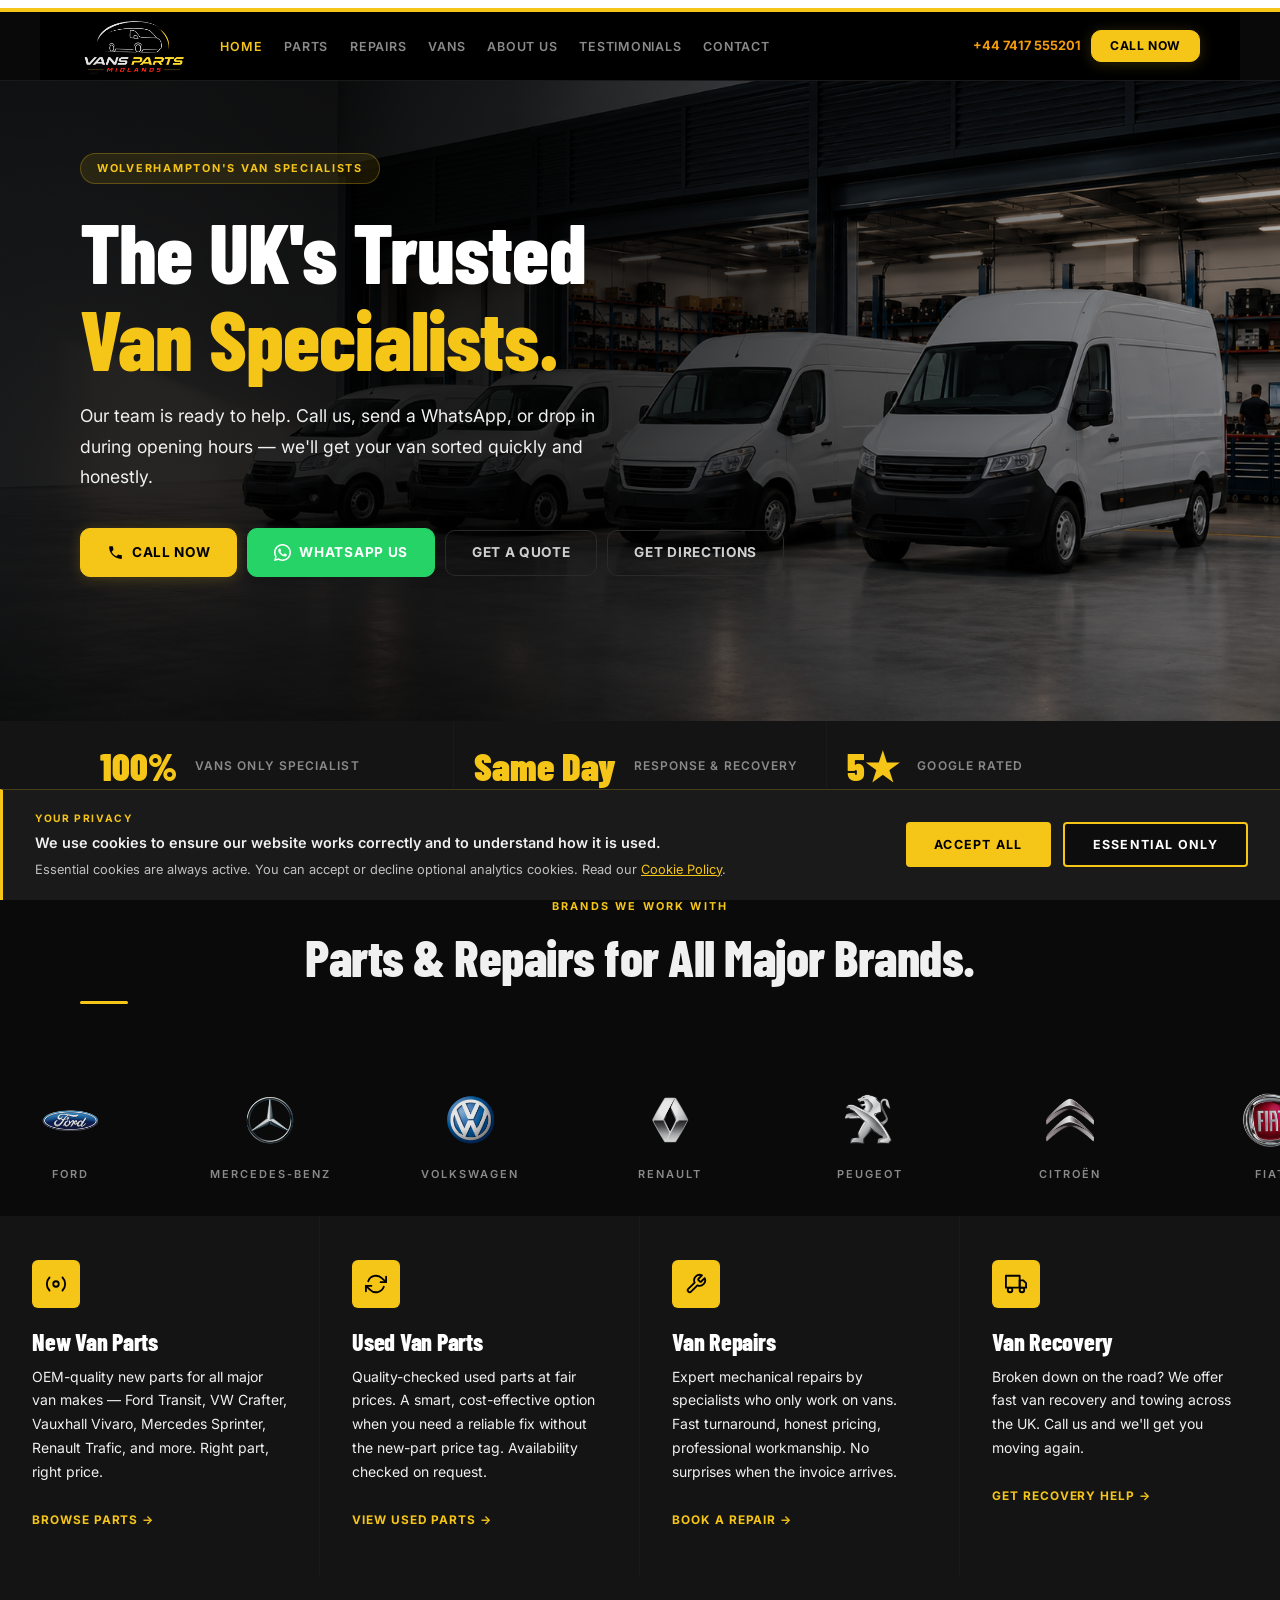
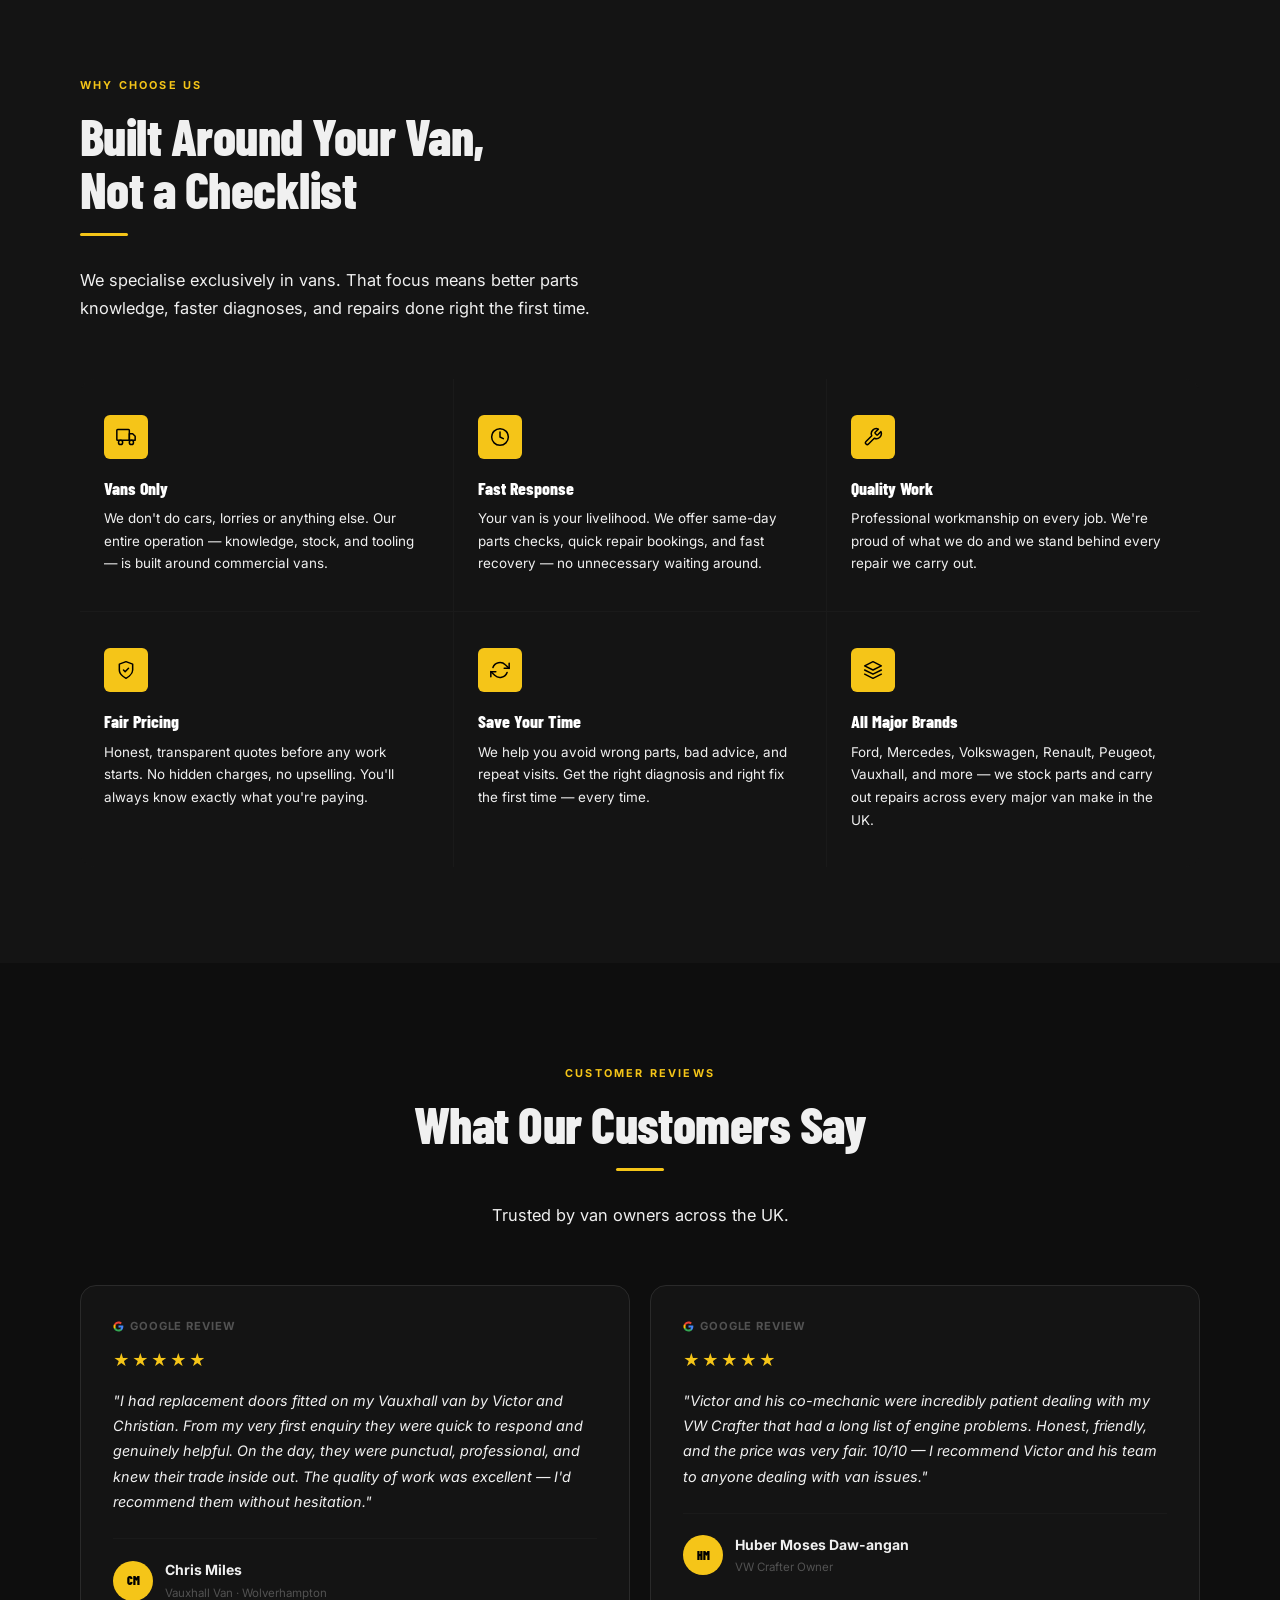
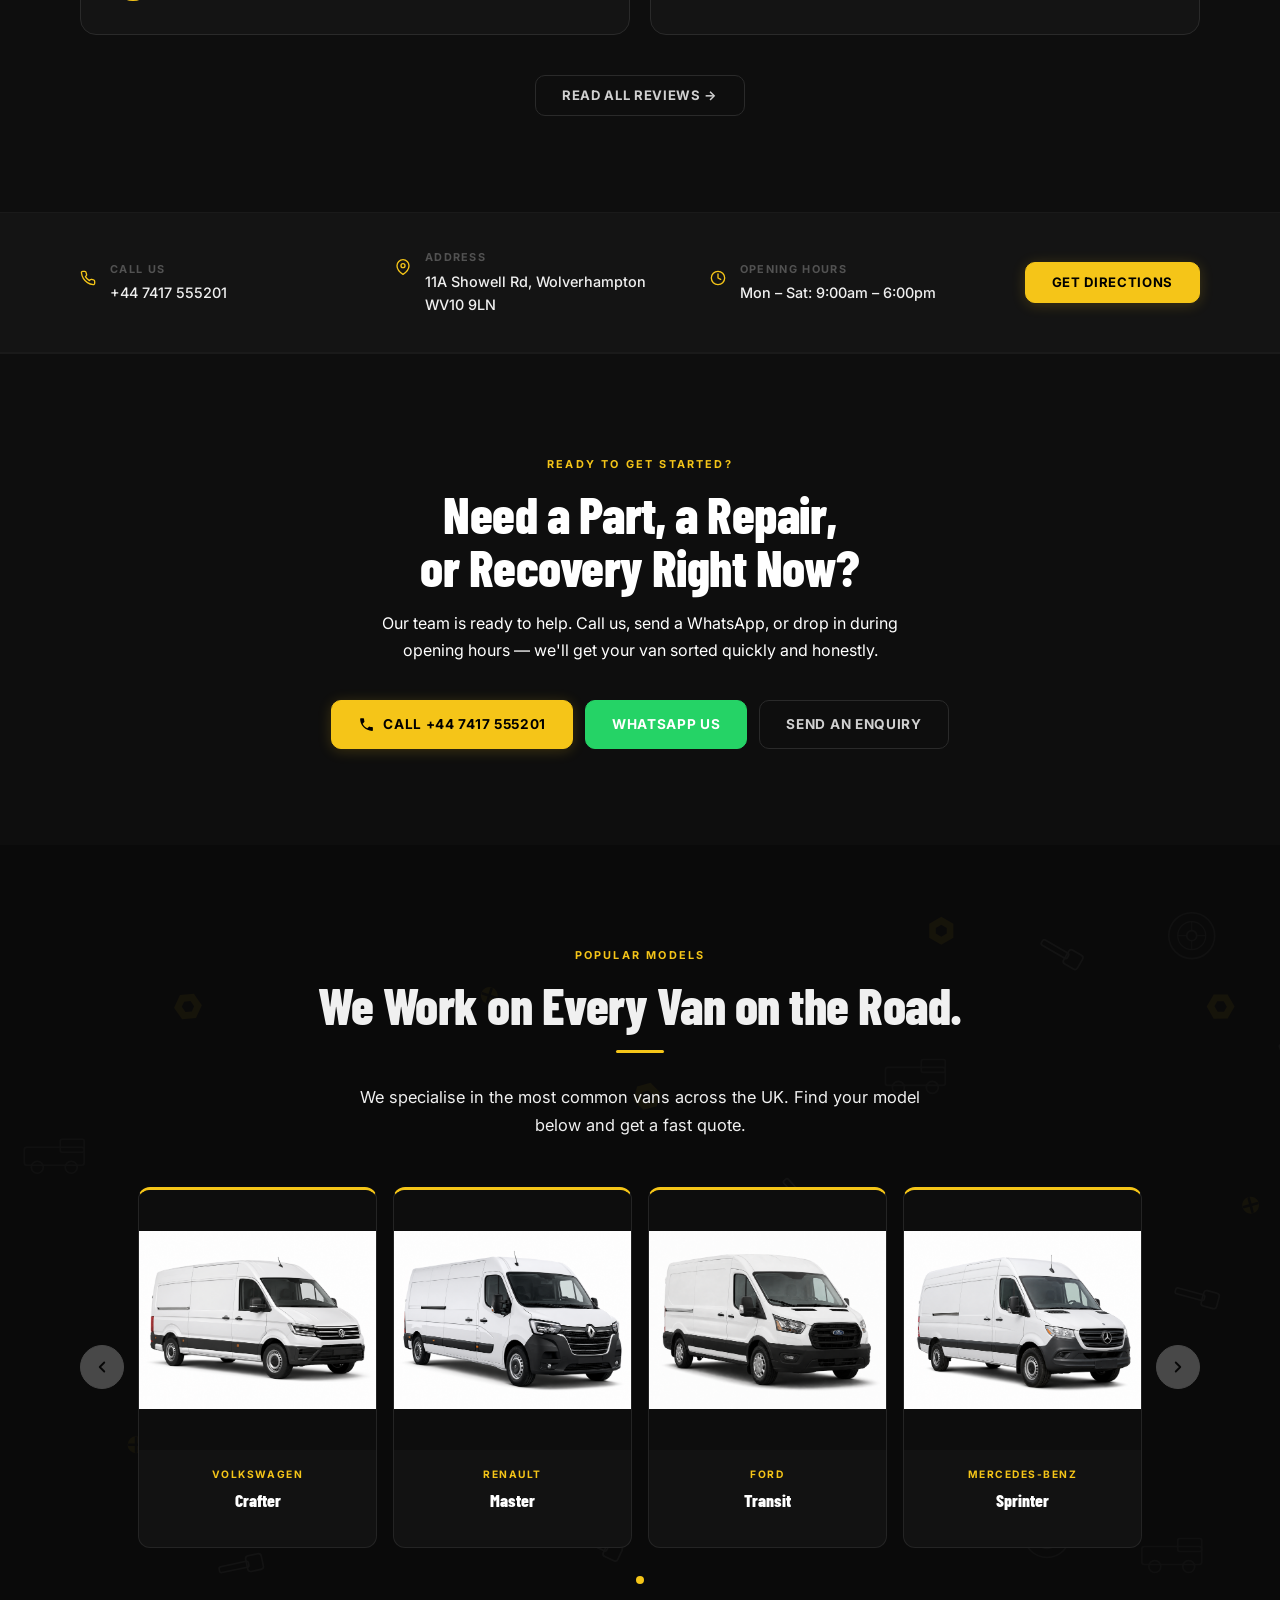
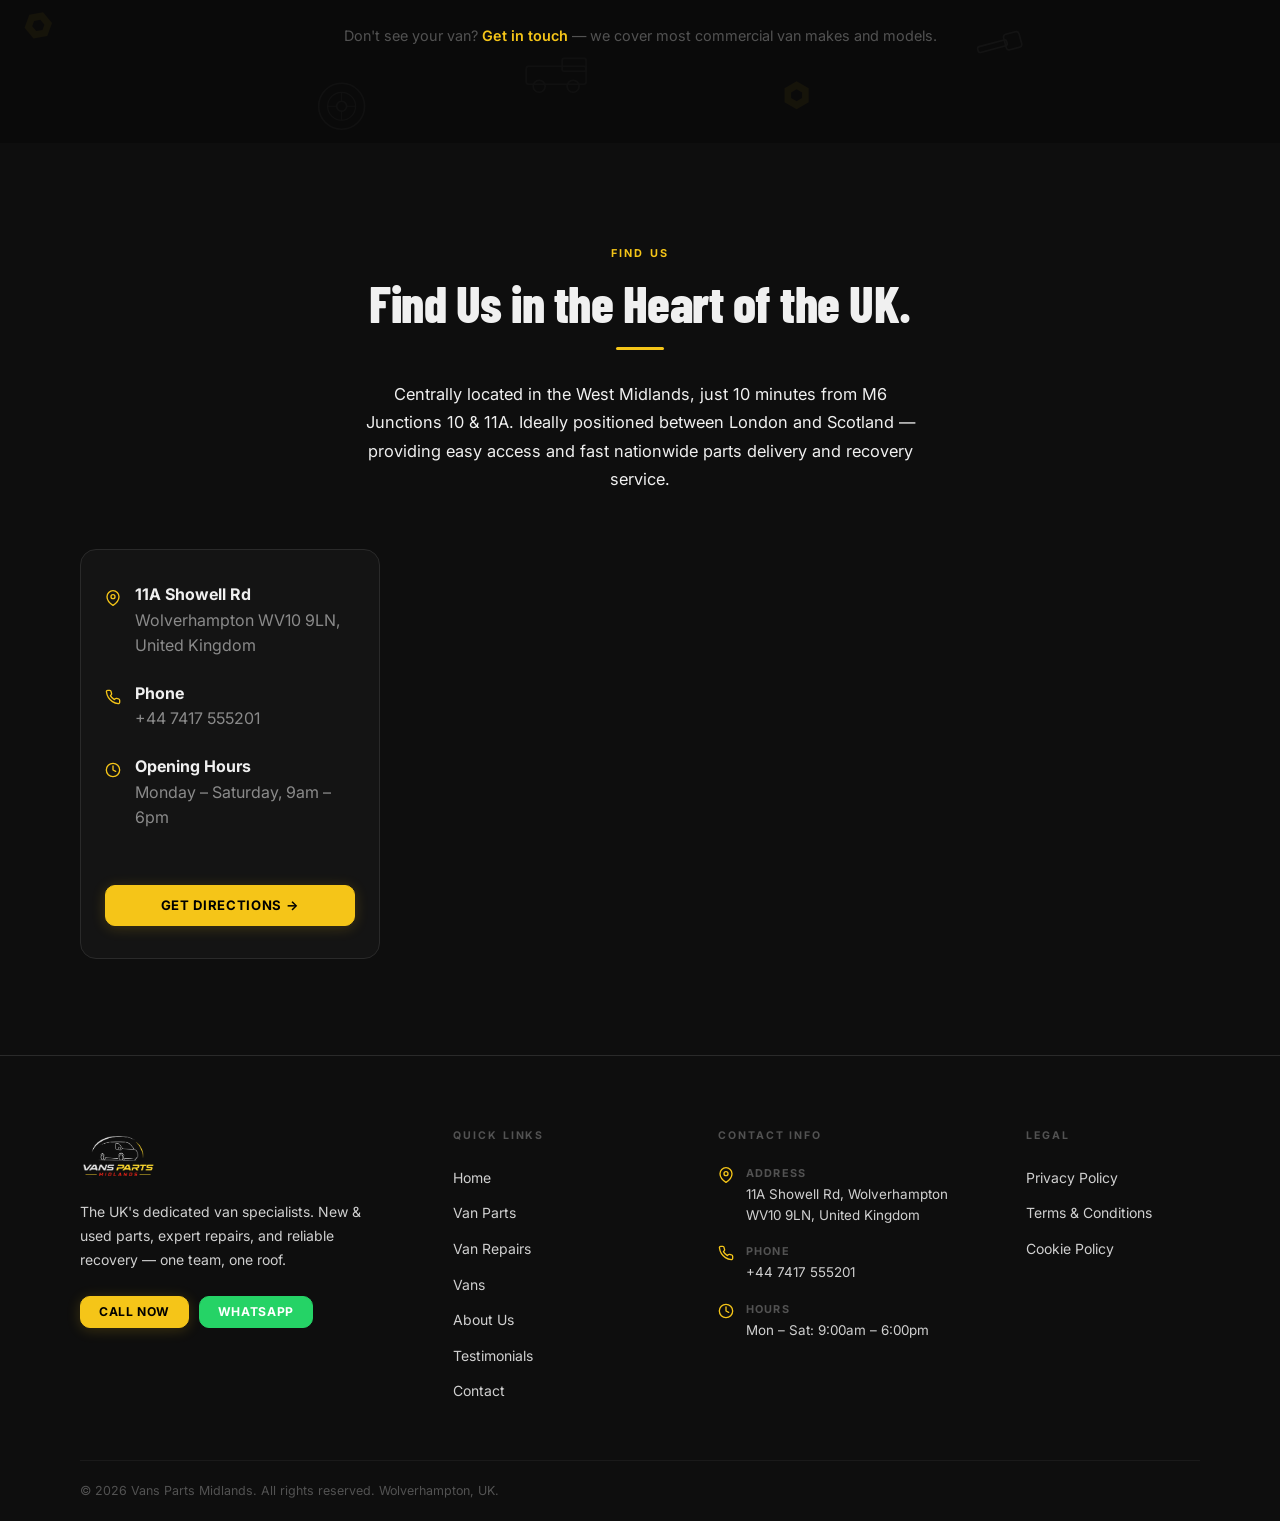
<file: index.html>
<!doctype html>
<html lang="en"><head>
  <meta charset="UTF-8">
  <meta name="viewport" content="width=device-width, initial-scale=1.0">


  <!-- Consent Mode v2 (default denied) — must load before GTM -->
  <script>
    window.dataLayer = window.dataLayer || [];
    function gtag(){dataLayer.push(arguments);}
    gtag('consent','default',{
      'ad_storage':'denied','analytics_storage':'denied',
      'ad_user_data':'denied','ad_personalization':'denied',
      'wait_for_update':500
    });
  </script>
  <!-- Google Tag Manager -->
  <script>(function(w,d,s,l,i){w[l]=w[l]||[];w[l].push({'gtm.start':
  new Date().getTime(),event:'gtm.js'});var f=d.getElementsByTagName(s)[0],
  j=d.createElement(s),dl=l!='dataLayer'?'&l='+l:'';j.async=true;j.src=
  'https://www.googletagmanager.com/gtm.js?id='+i+dl;f.parentNode.insertBefore(j,f);
  })(window,document,'script','dataLayer','GTM-PCZ3P5LW');</script>
  <!-- End Google Tag Manager -->
  <link rel="canonical" href="https://vanspartsmidlands.co.uk/">
  <meta name="referrer" content="strict-origin-when-cross-origin">
  <meta name="theme-color" content="#0A0A0A">
  <link rel="icon" href="/favicon.ico" sizes="any">
  <link rel="icon" type="image/png" sizes="32x32" href="/favicon-32x32.png">
  <link rel="icon" type="image/png" sizes="16x16" href="/favicon-16x16.png">
  <link rel="apple-touch-icon" sizes="180x180" href="/apple-touch-icon.png">
  <link rel="manifest" href="/site.webmanifest">
  <meta property="og:title" content="Vans Parts Midlands | Van Parts, Repairs &amp; Recovery — Wolverhampton">
  <meta property="og:description" content="Vans Parts Midlands — Wolverhampton's dedicated van specialists. New &amp; used van parts, professional van repairs, and fast recovery across the UK. Call +44 7417 555201.">
  <meta property="og:type" content="website">
  <meta property="og:url" content="https://vanspartsmidlands.co.uk/">
  <meta property="og:image" content="https://vanspartsmidlands.co.uk/og-image.jpg">
  <meta property="og:site_name" content="Vans Parts Midlands">
  <meta name="twitter:card" content="summary_large_image">
  <meta name="twitter:title" content="Vans Parts Midlands | Van Parts, Repairs &amp; Recovery — Wolverhampton">
  <meta name="twitter:description" content="Vans Parts Midlands — Wolverhampton's dedicated van specialists. New &amp; used van parts, professional van repairs, and fast recovery across the UK. Call +44 7417 555201.">
  <meta name="twitter:image" content="https://vanspartsmidlands.co.uk/og-image.jpg">

  <title>Vans Parts Midlands | Van Parts, Repairs &amp; Recovery — Wolverhampton</title>
  <meta name="description" content="Vans Parts Midlands — Wolverhampton's dedicated van specialists. New &amp; used van parts, professional van repairs, and fast recovery across the UK. Call +44 7417 555201.">
  <meta name="keywords" content="van parts Wolverhampton, van repairs Wolverhampton, van recovery Midlands, used van parts, Ford Transit parts, VW Crafter parts">
  <link rel="preconnect" href="https://fonts.googleapis.com">
  <link rel="preconnect" href="https://fonts.gstatic.com" crossorigin="">
  <link href="https://fonts.googleapis.com/css2?family=Barlow+Condensed:wght@600;700;800;900&amp;family=Inter:wght@400;500;600;700&amp;display=swap" rel="stylesheet">
  <link rel="stylesheet" href="css/style.css">
</head>
<body>
<!-- Google Tag Manager (noscript) -->
<noscript><iframe src="https://www.googletagmanager.com/ns.html?id=GTM-PCZ3P5LW"
height="0" width="0" style="display:none;visibility:hidden"></iframe></noscript>
<!-- End Google Tag Manager (noscript) -->
<a class="skip-link" href="#content">Skip to main content</a>


  <!-- ===== NAVIGATION ===== -->
  <nav class="nav" role="navigation" aria-label="Main navigation" style="padding-left: 0px;">
    <div class="nav-inner" style="background-color: rgb(0, 0, 0); border-color: rgb(255, 255, 255);">
      <a href="index.html" class="nav-logo" aria-label="Vans Parts Midlands — Home">
        <img src="logo.png" alt="Vans Parts Midlands logo" style="width: 106.27px; height: 70.996px;">
      </a>
      <ul class="nav-links" role="list">
        <li><a href="index.html" class="active">Home</a></li>
        <li><a href="parts.html">Parts</a></li>
        <li><a href="repairs.html">Repairs</a></li>
        <li><a href="vans.html">Vans</a></li>
        <li><a href="about.html">About Us</a></li>
        <li><a href="testimonials.html">Testimonials</a></li>
        <li><a href="contact.html">Contact</a></li>
      </ul>
      <div class="nav-right">
        <a href="tel:+447417555201" class="nav-phone" style="color: rgb(245, 158, 11);">+44 7417 555201</a>
        <a href="tel:+447417555201" class="btn btn-primary btn-sm">Call Now</a>
        <button class="hamburger" aria-label="Open menu" aria-expanded="false">
          <span></span><span></span><span></span>
        </button>
      </div>
    </div>
  </nav>

  <div class="mobile-menu" role="menu">
    <a href="index.html">Home</a>
    <a href="parts.html">Parts</a>
    <a href="repairs.html">Repairs</a>
    <a href="vans.html">Vans</a>
    <a href="about.html">About Us</a>
    <a href="testimonials.html">Testimonials</a>
    <a href="contact.html">Contact</a>
    <div class="mobile-menu-ctas">
      <a href="tel:+447417555201" class="btn btn-primary">
        <svg width="16" height="16" viewBox="0 0 24 24" fill="currentColor" aria-hidden="true"><path d="M6.6 10.8c1.4 2.8 3.8 5.1 6.6 6.6l2.2-2.2c.3-.3.7-.4 1-.2 1.1.4 2.3.6 3.6.6.6 0 1 .4 1 1V20c0 .6-.4 1-1 1-9.4 0-17-7.6-17-17 0-.6.4-1 1-1h3.5c.6 0 1 .4 1 1 0 1.3.2 2.5.6 3.6.1.3 0 .7-.2 1L6.6 10.8z"></path></svg>
        Call Now
      </a>
      <a href="https://wa.me/447417555201" class="btn btn-whatsapp" target="_blank" rel="noopener">WhatsApp</a>
    </div>
  </div>

  <main id="content">

    <!-- ===== HERO ===== -->
    <section class="hero" aria-label="Hero">
      <div class="hero-bg" style="background-image: url('mq2adkyg-ChatGPT-Image-May-27_-2026_-11_28_02-AM.png'); background-position: center center;"></div>
      <div class="hero-overlay"></div>
      <div class="container">
        <div class="hero-content">
          <div class="hero-badge">Wolverhampton's Van Specialists</div>
          <h1>The UK's Trusted<br><span class="accent">Van Specialists.</span></h1>
          <p class="hero-sub">Our team is ready to help. Call us, send a WhatsApp, or drop in during opening hours — we'll get your van sorted quickly and honestly.</p>
          <div class="hero-actions">
            <a href="tel:+447417555201" class="btn btn-primary btn-lg">
              <svg width="17" height="17" viewBox="0 0 24 24" fill="currentColor" aria-hidden="true"><path d="M6.6 10.8c1.4 2.8 3.8 5.1 6.6 6.6l2.2-2.2c.3-.3.7-.4 1-.2 1.1.4 2.3.6 3.6.6.6 0 1 .4 1 1V20c0 .6-.4 1-1 1-9.4 0-17-7.6-17-17 0-.6.4-1 1-1h3.5c.6 0 1 .4 1 1 0 1.3.2 2.5.6 3.6.1.3 0 .7-.2 1L6.6 10.8z"></path></svg>
              Call Now
            </a>
            <a href="https://wa.me/447417555201" class="btn btn-whatsapp btn-lg" target="_blank" rel="noopener">
              <svg width="17" height="17" viewBox="0 0 24 24" fill="currentColor" aria-hidden="true"><path d="M17.472 14.382c-.297-.149-1.758-.867-2.03-.967-.273-.099-.471-.148-.67.15-.197.297-.767.966-.94 1.164-.173.199-.347.223-.644.075-.297-.15-1.255-.463-2.39-1.475-.883-.788-1.48-1.761-1.653-2.059-.173-.297-.018-.458.13-.606.134-.133.298-.347.446-.52.149-.174.198-.298.298-.497.099-.198.05-.371-.025-.52-.075-.149-.669-1.612-.916-2.207-.242-.579-.487-.5-.669-.51-.173-.008-.371-.01-.57-.01-.198 0-.52.074-.792.372-.272.297-1.04 1.016-1.04 2.479 0 1.462 1.065 2.875 1.213 3.074.149.198 2.096 3.2 5.077 4.487.709.306 1.262.489 1.694.625.712.227 1.36.195 1.871.118.571-.085 1.758-.719 2.006-1.413.248-.694.248-1.289.173-1.413-.074-.124-.272-.198-.57-.347zM12 0C5.373 0 0 5.373 0 12c0 2.135.561 4.14 1.545 5.873L0 24l6.335-1.513A11.944 11.944 0 0012 24c6.627 0 12-5.373 12-12S18.627 0 12 0zm0 21.818a9.773 9.773 0 01-4.987-1.366l-.357-.212-3.761.897.938-3.62-.232-.372A9.741 9.741 0 012.182 12 9.818 9.818 0 0112 2.182 9.818 9.818 0 0121.818 12 9.818 9.818 0 0112 21.818z"></path></svg>
              WhatsApp Us
            </a>
            <a href="contact.html" class="btn btn-ghost btn-lg">Get a Quote</a>
            <a href="https://maps.app.goo.gl/MELxyJNL8WTL2EHj6" class="btn btn-ghost btn-lg" target="_blank" rel="noopener">Get Directions</a>
          </div>
        </div>
      </div>
    </section>

    <!-- ===== STATS BAR ===== -->
    <div class="stats-bar" aria-label="Key facts">
      <div class="stats-inner">
        <div class="stat-item">
          <span class="stat-num">100%</span>
          <div class="stat-label">Vans Only Specialist</div>
        </div>
        <div class="stat-item">
          <span class="stat-num">Same Day</span>
          <div class="stat-label">Response &amp; Recovery</div>
        </div>
        <div class="stat-item">
          <span class="stat-num">5★</span>
          <div class="stat-label">Google Rated</div>
        </div>
      </div>
    </div>

    <!-- ===== BRANDS TICKER ===== -->
    <section class="brands-section" data-od-id="brands">
      <div class="container">
        <div class="section-header">
          <span class="eyebrow">BRANDS WE WORK WITH</span>
          <h2 class="sh-title">Parts & Repairs for All Major Brands.</h2>
          <div class="gold-line"></div>
        </div>
      </div>
      <div class="ticker-wrap">
        <div class="ticker-track">
          <!-- Set 1 -->
          <div class="brand-logo-item"><img src="mq0zjakc-ford.png" alt="Ford"><span>FORD</span></div>
          <div class="brand-logo-item"><img src="mq0zjald-mercedes.png" alt="Mercedes-Benz"><span>MERCEDES-BENZ</span></div>
          <div class="brand-logo-item"><img src="mq1063o5-10.png" alt="Volkswagen"><span>VOLKSWAGEN</span></div>
          <div class="brand-logo-item"><img src="mq0zjal6-renault.png" alt="Renault"><span>RENAULT</span></div>
          <div class="brand-logo-item"><img src="mq0zjako-peugeot.png" alt="Peugeot"><span>PEUGEOT</span></div>
          <div class="brand-logo-item"><img src="mq0zjaiu-citroen.png" alt="Citroën"><span>CITROËN</span></div>
          <div class="brand-logo-item"><img src="mq0zjaj9-fiat.png" alt="Fiat"><span>FIAT</span></div>
          <div class="brand-logo-item"><img src="mq1063o4-15.png" alt="Iveco"><span>IVECO</span></div>
          <div class="brand-logo-item"><img src="mq0zjalg-nissan.png" alt="Nissan"><span>NISSAN</span></div>
          <!-- Set 2 (duplicate for seamless loop) -->
          <div class="brand-logo-item"><img src="mq0zjakc-ford.png" alt="Ford"><span>FORD</span></div>
          <div class="brand-logo-item"><img src="mq0zjald-mercedes.png" alt="Mercedes-Benz"><span>MERCEDES-BENZ</span></div>
          <div class="brand-logo-item"><img src="mq1063o5-10.png" alt="Volkswagen"><span>VOLKSWAGEN</span></div>
          <div class="brand-logo-item"><img src="mq0zjal6-renault.png" alt="Renault"><span>RENAULT</span></div>
          <div class="brand-logo-item"><img src="mq0zjako-peugeot.png" alt="Peugeot"><span>PEUGEOT</span></div>
          <div class="brand-logo-item"><img src="mq0zjaiu-citroen.png" alt="Citroën"><span>CITROËN</span></div>
          <div class="brand-logo-item"><img src="mq0zjaj9-fiat.png" alt="Fiat"><span>FIAT</span></div>
          <div class="brand-logo-item"><img src="mq1063o4-15.png" alt="Iveco"><span>IVECO</span></div>
          <div class="brand-logo-item"><img src="mq0zjalg-nissan.png" alt="Nissan"><span>NISSAN</span></div>
        </div>
      </div>
    </section>

    <!-- ===== SERVICES OVERVIEW ===== -->
    <section style="background:var(--c-s0); padding:0;" aria-label="Services">
      <div class="services-grid">
        <div class="service-card">
          <div class="svc-icon">
            <svg width="22" height="22" viewBox="0 0 24 24" fill="none" stroke="#000" stroke-width="2" stroke-linecap="round" stroke-linejoin="round" aria-hidden="true"><circle cx="12" cy="12" r="3"></circle><path d="M19.07 4.93a10 10 0 0 1 0 14.14"></path><path d="M4.93 4.93a10 10 0 0 0 0 14.14"></path></svg>
          </div>
          <h3>New Van Parts</h3>
          <p>OEM-quality new parts for all major van makes — Ford Transit, VW Crafter, Vauxhall Vivaro, Mercedes Sprinter, Renault Trafic, and more. Right part, right price.</p>
          <a href="parts.html" class="card-cta">Browse Parts →</a>
        </div>
        <div class="service-card">
          <div class="svc-icon">
            <svg width="22" height="22" viewBox="0 0 24 24" fill="none" stroke="#000" stroke-width="2" stroke-linecap="round" stroke-linejoin="round" aria-hidden="true"><polyline points="23 4 23 10 17 10"></polyline><polyline points="1 20 1 14 7 14"></polyline><path d="M3.51 9a9 9 0 0 1 14.85-3.36L23 10M1 14l4.64 4.36A9 9 0 0 0 20.49 15"></path></svg>
          </div>
          <h3>Used Van Parts</h3>
          <p>Quality-checked used parts at fair prices. A smart, cost-effective option when you need a reliable fix without the new-part price tag. Availability checked on request.</p>
          <a href="parts.html" class="card-cta">View Used Parts →</a>
        </div>
        <div class="service-card">
          <div class="svc-icon">
            <svg width="22" height="22" viewBox="0 0 24 24" fill="none" stroke="#000" stroke-width="2" stroke-linecap="round" stroke-linejoin="round" aria-hidden="true"><path d="M14.7 6.3a1 1 0 0 0 0 1.4l1.6 1.6a1 1 0 0 0 1.4 0l3.77-3.77a6 6 0 0 1-7.94 7.94l-6.91 6.91a2.12 2.12 0 0 1-3-3l6.91-6.91a6 6 0 0 1 7.94-7.94l-3.76 3.76z"></path></svg>
          </div>
          <h3>Van Repairs</h3>
          <p>Expert mechanical repairs by specialists who only work on vans. Fast turnaround, honest pricing, professional workmanship. No surprises when the invoice arrives.</p>
          <a href="repairs.html" class="card-cta">Book a Repair →</a>
        </div>
        <div class="service-card">
          <div class="svc-icon">
            <svg width="22" height="22" viewBox="0 0 24 24" fill="none" stroke="#000" stroke-width="2" stroke-linecap="round" stroke-linejoin="round" aria-hidden="true"><rect x="1" y="3" width="15" height="13"></rect><polygon points="16 8 20 8 23 11 23 16 16 16 16 8"></polygon><circle cx="5.5" cy="18.5" r="2.5"></circle><circle cx="18.5" cy="18.5" r="2.5"></circle></svg>
          </div>
          <h3>Van Recovery</h3>
          <p>Broken down on the road? We offer fast van recovery and towing across the UK. Call us and we'll get you moving again.</p>
          <a href="contact.html" class="card-cta">Get Recovery Help →</a>
        </div>
      </div>
    </section>

    <!-- ===== WHY CHOOSE US ===== -->
    <section class="section" style="background:var(--c-s1);" data-od-id="why-us">
      <div class="container">
        <div class="section-header">
          <span class="eyebrow">Why Choose Us</span>
          <h2>Built Around Your Van,<br>Not a Checklist</h2>
          <div class="gold-line"></div>
          <p class="section-intro">We specialise exclusively in vans. That focus means better parts knowledge, faster diagnoses, and repairs done right the first time.</p>
        </div>
        <div class="why-grid">
          <div class="why-item">
            <div class="why-icon">
              <svg width="20" height="20" viewBox="0 0 24 24" fill="none" stroke="#000" stroke-width="1.8" stroke-linecap="round" stroke-linejoin="round"><rect x="1" y="3" width="15" height="13" rx="1"></rect><polygon points="16 8 20 8 23 11 23 16 16 16 16 8"></polygon><circle cx="5.5" cy="18.5" r="2.5"></circle><circle cx="18.5" cy="18.5" r="2.5"></circle></svg>
            </div>
            <h4>Vans Only</h4>
            <p>We don't do cars, lorries or anything else. Our entire operation — knowledge, stock, and tooling — is built around commercial vans.</p>
          </div>
          <div class="why-item">
            <div class="why-icon">
              <svg width="20" height="20" viewBox="0 0 24 24" fill="none" stroke="#000" stroke-width="1.8" stroke-linecap="round" stroke-linejoin="round"><circle cx="12" cy="12" r="10"></circle><polyline points="12 6 12 12 16 14"></polyline></svg>
            </div>
            <h4>Fast Response</h4>
            <p>Your van is your livelihood. We offer same-day parts checks, quick repair bookings, and fast recovery — no unnecessary waiting around.</p>
          </div>
          <div class="why-item">
            <div class="why-icon">
              <svg width="20" height="20" viewBox="0 0 24 24" fill="none" stroke="#000" stroke-width="1.8" stroke-linecap="round" stroke-linejoin="round"><path d="M14.7 6.3a1 1 0 0 0 0 1.4l1.6 1.6a1 1 0 0 0 1.4 0l3.77-3.77a6 6 0 0 1-7.94 7.94l-6.91 6.91a2.12 2.12 0 0 1-3-3l6.91-6.91a6 6 0 0 1 7.94-7.94l-3.76 3.76z"></path></svg>
            </div>
            <h4>Quality Work</h4>
            <p>Professional workmanship on every job. We're proud of what we do and we stand behind every repair we carry out.</p>
          </div>
          <div class="why-item">
            <div class="why-icon">
              <svg width="20" height="20" viewBox="0 0 24 24" fill="none" stroke="#000" stroke-width="1.8" stroke-linecap="round" stroke-linejoin="round"><path d="M12 22s8-4 8-10V5l-8-3-8 3v7c0 6 8 10 8 10z"></path><polyline points="9 12 11 14 15 10"></polyline></svg>
            </div>
            <h4>Fair Pricing</h4>
            <p>Honest, transparent quotes before any work starts. No hidden charges, no upselling. You'll always know exactly what you're paying.</p>
          </div>
          <div class="why-item">
            <div class="why-icon">
              <svg width="20" height="20" viewBox="0 0 24 24" fill="none" stroke="#000" stroke-width="1.8" stroke-linecap="round" stroke-linejoin="round"><polyline points="23 4 23 10 17 10"></polyline><polyline points="1 20 1 14 7 14"></polyline><path d="M3.51 9a9 9 0 0 1 14.85-3.36L23 10M1 14l4.64 4.36A9 9 0 0 0 20.49 15"></path></svg>
            </div>
            <h4>Save Your Time</h4>
            <p>We help you avoid wrong parts, bad advice, and repeat visits. Get the right diagnosis and right fix the first time — every time.</p>
          </div>
          <div class="why-item">
            <div class="why-icon">
              <svg width="20" height="20" viewBox="0 0 24 24" fill="none" stroke="#000" stroke-width="1.8" stroke-linecap="round" stroke-linejoin="round"><path d="M12 2L2 7l10 5 10-5-10-5z"></path><path d="M2 17l10 5 10-5"></path><path d="M2 12l10 5 10-5"></path></svg>
            </div>
            <h4>All Major Brands</h4>
            <p>Ford, Mercedes, Volkswagen, Renault, Peugeot, Vauxhall, and more — we stock parts and carry out repairs across every major van make in the UK.</p>
          </div>
        </div>
      </div>
    </section>

    <!-- ===== TESTIMONIALS PREVIEW ===== -->
    <section class="section" style="background:var(--c-s0);" data-od-id="testimonials-preview">
      <div class="container">
        <div class="section-header center">
          <span class="eyebrow">Customer Reviews</span>
          <h2>What Our Customers Say</h2>
          <div class="gold-line center"></div>
          <p class="section-intro">Trusted by van owners across the UK.</p>
        </div>
        <div class="testimonials-grid">
          <div class="t-card">
            <div class="google-mark">
              <svg width="11" height="11" viewBox="0 0 24 24" fill="#4285f4" aria-hidden="true"><path d="M22.56 12.25c0-.78-.07-1.53-.2-2.25H12v4.26h5.92c-.26 1.37-1.04 2.53-2.21 3.31v2.77h3.57c2.08-1.92 3.28-4.74 3.28-8.09z"></path><path d="M12 23c2.97 0 5.46-.98 7.28-2.66l-3.57-2.77c-.98.66-2.23 1.06-3.71 1.06-2.86 0-5.29-1.93-6.16-4.53H2.18v2.84C3.99 20.53 7.7 23 12 23z" fill="#34a853"></path><path d="M5.84 14.09c-.22-.66-.35-1.36-.35-2.09s.13-1.43.35-2.09V7.07H2.18C1.43 8.55 1 10.22 1 12s.43 3.45 1.18 4.93l2.85-2.22.81-.62z" fill="#fbbc05"></path><path d="M12 5.38c1.62 0 3.06.56 4.21 1.64l3.15-3.15C17.45 2.09 14.97 1 12 1 7.7 1 3.99 3.47 2.18 7.07l3.66 2.84c.87-2.6 3.3-4.53 6.16-4.53z" fill="#ea4335"></path></svg>
              Google Review
            </div>
            <div class="t-stars"><span>★</span><span>★</span><span>★</span><span>★</span><span>★</span></div>
            <p class="t-text">"I had replacement doors fitted on my Vauxhall van by Victor and Christian. From my very first enquiry they were quick to respond and genuinely helpful. On the day, they were punctual, professional, and knew their trade inside out. The quality of work was excellent — I'd recommend them without hesitation."</p>
            <div class="t-author">
              <div class="t-avatar">CM</div>
              <div>
                <div class="t-name">Chris Miles</div>
                <div class="t-meta">Vauxhall Van · Wolverhampton</div>
              </div>
            </div>
          </div>
          <div class="t-card">
            <div class="google-mark">
              <svg width="11" height="11" viewBox="0 0 24 24" fill="#4285f4" aria-hidden="true"><path d="M22.56 12.25c0-.78-.07-1.53-.2-2.25H12v4.26h5.92c-.26 1.37-1.04 2.53-2.21 3.31v2.77h3.57c2.08-1.92 3.28-4.74 3.28-8.09z"></path><path d="M12 23c2.97 0 5.46-.98 7.28-2.66l-3.57-2.77c-.98.66-2.23 1.06-3.71 1.06-2.86 0-5.29-1.93-6.16-4.53H2.18v2.84C3.99 20.53 7.7 23 12 23z" fill="#34a853"></path><path d="M5.84 14.09c-.22-.66-.35-1.36-.35-2.09s.13-1.43.35-2.09V7.07H2.18C1.43 8.55 1 10.22 1 12s.43 3.45 1.18 4.93l2.85-2.22.81-.62z" fill="#fbbc05"></path><path d="M12 5.38c1.62 0 3.06.56 4.21 1.64l3.15-3.15C17.45 2.09 14.97 1 12 1 7.7 1 3.99 3.47 2.18 7.07l3.66 2.84c.87-2.6 3.3-4.53 6.16-4.53z" fill="#ea4335"></path></svg>
              Google Review
            </div>
            <div class="t-stars"><span>★</span><span>★</span><span>★</span><span>★</span><span>★</span></div>
            <p class="t-text">"Victor and his co-mechanic were incredibly patient dealing with my VW Crafter that had a long list of engine problems. Honest, friendly, and the price was very fair. 10/10 — I recommend Victor and his team to anyone dealing with van issues."</p>
            <div class="t-author">
              <div class="t-avatar">HM</div>
              <div>
                <div class="t-name">Huber Moses Daw-angan</div>
                <div class="t-meta">VW Crafter Owner</div>
              </div>
            </div>
          </div>
        </div>
        <div style="text-align:center; margin-top:40px;">
          <a href="testimonials.html" class="btn btn-ghost">Read All Reviews →</a>
        </div>
      </div>
    </section>

    <!-- ===== CONTACT STRIP ===== -->
    <div class="contact-strip" aria-label="Contact information">
      <div class="container">
        <div class="strip-inner">
          <div class="info-block">
            <div class="info-icon"><svg width="16" height="16" viewBox="0 0 24 24" fill="none" stroke="currentColor" stroke-width="2" stroke-linecap="round" stroke-linejoin="round" style="display:inline-block;vertical-align:middle;color:var(--c-gold);"><path d="M22 16.92v3a2 2 0 0 1-2.18 2 19.79 19.79 0 0 1-8.63-3.07 19.5 19.5 0 0 1-6-6 19.79 19.79 0 0 1-3.07-8.67A2 2 0 0 1 4.11 2h3a2 2 0 0 1 2 1.72c.12.96.36 1.9.7 2.81a2 2 0 0 1-.45 2.11L8.09 9.91a16 16 0 0 0 6 6l1.27-1.27a2 2 0 0 1 2.11-.45c.91.34 1.85.58 2.81.7A2 2 0 0 1 22 16.92z"></path></svg></div>
            <div>
              <div class="info-label">Call Us</div>
              <div class="info-value"><a href="tel:+447417555201">+44 7417 555201</a></div>
            </div>
          </div>
          <div class="info-block">
            <div class="info-icon"><svg width="16" height="16" viewBox="0 0 24 24" fill="none" stroke="currentColor" stroke-width="2" stroke-linecap="round" stroke-linejoin="round" style="display:inline-block;vertical-align:middle;color:var(--c-gold);"><path d="M21 10c0 7-9 13-9 13s-9-6-9-13a9 9 0 0 1 18 0z"></path><circle cx="12" cy="10" r="3"></circle></svg></div>
            <div>
              <div class="info-label">Address</div>
              <div class="info-value">11A Showell Rd, Wolverhampton WV10 9LN</div>
            </div>
          </div>
          <div class="info-block">
            <div class="info-icon"><svg width="16" height="16" viewBox="0 0 24 24" fill="none" stroke="currentColor" stroke-width="2" stroke-linecap="round" stroke-linejoin="round" style="display:inline-block;vertical-align:middle;color:var(--c-gold);"><circle cx="12" cy="12" r="10"></circle><polyline points="12 6 12 12 16 14"></polyline></svg></div>
            <div>
              <div class="info-label">Opening Hours</div>
              <div class="info-value">Mon – Sat: 9:00am – 6:00pm</div>
            </div>
          </div>
          <a href="https://maps.google.com/?q=11A+Showell+Rd+Wolverhampton+WV10+9LN" target="_blank" rel="noopener" class="btn btn-primary">Get Directions</a>
        </div>
      </div>
    </div>

    <!-- ===== FINAL CTA ===== -->
    <section class="cta-block" data-od-id="final-cta">
      <div class="container">
        <span class="eyebrow">Ready to Get Started?</span>
        <h2>Need a Part, a Repair,<br>or Recovery Right Now?</h2>
        <p>Our team is ready to help. Call us, send a WhatsApp, or drop in during opening hours — we'll get your van sorted quickly and honestly.</p>
        <div class="cta-actions">
          <a href="tel:+447417555201" class="btn btn-primary btn-lg">
            <svg width="17" height="17" viewBox="0 0 24 24" fill="currentColor" aria-hidden="true"><path d="M6.6 10.8c1.4 2.8 3.8 5.1 6.6 6.6l2.2-2.2c.3-.3.7-.4 1-.2 1.1.4 2.3.6 3.6.6.6 0 1 .4 1 1V20c0 .6-.4 1-1 1-9.4 0-17-7.6-17-17 0-.6.4-1 1-1h3.5c.6 0 1 .4 1 1 0 1.3.2 2.5.6 3.6.1.3 0 .7-.2 1L6.6 10.8z"></path></svg>
            Call +44 7417 555201
          </a>
          <a href="https://wa.me/447417555201" class="btn btn-whatsapp btn-lg" target="_blank" rel="noopener">WhatsApp Us</a>
          <a href="contact.html" class="btn btn-ghost btn-lg">Send an Enquiry</a>
        </div>
      </div>
    </section>

  </main>

  <!-- ===== POPULAR VAN MODELS CAROUSEL ===== -->
  <section class="section" style="position:relative;background:#0a0a0a url('pattern-hero.svg') center/cover no-repeat;overflow:hidden;" data-od-id="van-models">
    <div style="position:absolute;inset:0;background:rgba(10,10,10,0.93);pointer-events:none;z-index:0;"></div>
    <div class="container" style="text-align:center;position:relative;z-index:1;">
      <div style="margin-bottom:48px;">
        <span class="eyebrow">POPULAR MODELS</span>
        <h2>We Work on Every Van on the Road.</h2>
        <div class="gold-line center"></div>
        <p class="section-intro" style="margin-left:auto;margin-right:auto;">We specialise in the most common vans across the UK. Find your model below and get a fast quote.</p>
      </div>
      <div class="vc-outer">
        <button class="vc-arrow vc-prev" aria-label="Previous van">
          <svg width="18" height="18" viewBox="0 0 24 24" fill="none" stroke="currentColor" stroke-width="2.5" stroke-linecap="round" stroke-linejoin="round"><polyline points="15 18 9 12 15 6"></polyline></svg>
        </button>
        <div class="vc-viewport">
          <div class="vc-track">
            <div class="van-card">
              <div class="van-img"><img src="images/van-vw-crafter.png" alt="Volkswagen Crafter"></div>
              <div class="van-info"><div class="van-make">VOLKSWAGEN</div><div class="van-model">Crafter</div></div>
            </div>
            <div class="van-card">
              <div class="van-img"><img src="images/van-renault-master.png" alt="Renault Master"></div>
              <div class="van-info"><div class="van-make">RENAULT</div><div class="van-model">Master</div></div>
            </div>
            <div class="van-card">
              <div class="van-img"><img src="images/van-ford-transit.png" alt="Ford Transit"></div>
              <div class="van-info"><div class="van-make">FORD</div><div class="van-model">Transit</div></div>
            </div>
            <div class="van-card">
              <div class="van-img"><img src="images/van-mercedes-sprinter.png" alt="Mercedes-Benz Sprinter"></div>
              <div class="van-info"><div class="van-make">MERCEDES-BENZ</div><div class="van-model">Sprinter</div></div>
            </div>
          </div>
        </div>
        <button class="vc-arrow vc-next" aria-label="Next van">
          <svg width="18" height="18" viewBox="0 0 24 24" fill="none" stroke="currentColor" stroke-width="2.5" stroke-linecap="round" stroke-linejoin="round"><polyline points="9 18 15 12 9 6"></polyline></svg>
        </button>
      </div>
      <div class="vc-dots" id="vcDots"></div>
      <p style="text-align:center;color:var(--c-fg4);margin-top:40px;font-size:0.9rem;">Don't see your van? <a href="contact.html" style="color:var(--c-gold);font-weight:600;">Get in touch</a> — we cover most commercial van makes and models.</p>
    </div>
    <script>
      (function(){
        var section = document.querySelector('[data-od-id="van-models"]');
        var track   = section.querySelector('.vc-track');
        var vp      = section.querySelector('.vc-viewport');
        var prev    = section.querySelector('.vc-prev');
        var next    = section.querySelector('.vc-next');
        var dots    = section.querySelector('.vc-dots');
        var cards   = Array.from(track.querySelectorAll('.van-card'));
        var GAP=16, idx=0;
        function vis(){ return window.innerWidth<=480?1:window.innerWidth<=900?2:4; }
        function cw(){ return (vp.clientWidth-(vis()-1)*GAP)/vis(); }
        function max(){ return Math.max(0,cards.length-vis()); }
        function size(){ var w=cw(); cards.forEach(function(c){ c.style.width=w+'px'; }); }
        function mkDots(){
          dots.innerHTML='';
          for(var i=0;i<=max();i++){
            var d=document.createElement('button');
            d.className='vc-dot'+(i===idx?' active':'');
            d.setAttribute('aria-label','Slide '+(i+1));
            (function(i){ d.addEventListener('click',function(){ go(i); }); })(i);
            dots.appendChild(d);
          }
        }
        function go(n){
          idx=Math.max(0,Math.min(n,max()));
          track.style.transform='translateX(-'+idx*(cw()+GAP)+'px)';
          Array.from(dots.querySelectorAll('.vc-dot')).forEach(function(d,i){ d.classList.toggle('active',i===idx); });
          prev.disabled=idx===0; next.disabled=idx===max();
        }
        prev.addEventListener('click',function(){ go(idx-1); });
        next.addEventListener('click',function(){ go(idx+1); });
        function init(){ size(); idx=Math.min(idx,max()); mkDots(); go(idx); }
        init();
        window.addEventListener('resize',function(){ size(); idx=Math.min(idx,max()); mkDots(); go(idx); });
      })();
    </script>
  </section>

  <!-- ===== FIND US / MAP ===== -->
  <section class="section" style="background:var(--c-s0);" data-od-id="find-us">
    <div class="container">
      <div class="section-header center">
        <span class="eyebrow">FIND US</span>
        <h2>Find Us in the Heart of the UK.</h2>
        <div class="gold-line center"></div>
        <p class="section-intro">Centrally located in the West Midlands, just 10 minutes from M6 Junctions 10 &amp; 11A. Ideally positioned between London and Scotland — providing easy access and fast nationwide parts delivery and recovery service.</p>
      </div>
      <div class="map-layout">
        <div class="map-info-card">
          <div class="map-info-row">
            <span class="map-icon"><svg width="16" height="16" viewBox="0 0 24 24" fill="none" stroke="currentColor" stroke-width="2" stroke-linecap="round" stroke-linejoin="round" style="display:inline-block;vertical-align:middle;color:var(--c-gold);"><path d="M21 10c0 7-9 13-9 13s-9-6-9-13a9 9 0 0 1 18 0z"></path><circle cx="12" cy="10" r="3"></circle></svg></span>
            <div>
              <strong style="color:var(--c-fg1);display:block;">11A Showell Rd</strong>
              <span style="color:var(--c-fg3);">Wolverhampton WV10 9LN, United Kingdom</span>
            </div>
          </div>
          <div class="map-info-row">
            <span class="map-icon"><svg width="16" height="16" viewBox="0 0 24 24" fill="none" stroke="currentColor" stroke-width="2" stroke-linecap="round" stroke-linejoin="round" style="display:inline-block;vertical-align:middle;color:var(--c-gold);"><path d="M22 16.92v3a2 2 0 0 1-2.18 2 19.79 19.79 0 0 1-8.63-3.07 19.5 19.5 0 0 1-6-6 19.79 19.79 0 0 1-3.07-8.67A2 2 0 0 1 4.11 2h3a2 2 0 0 1 2 1.72c.12.96.36 1.9.7 2.81a2 2 0 0 1-.45 2.11L8.09 9.91a16 16 0 0 0 6 6l1.27-1.27a2 2 0 0 1 2.11-.45c.91.34 1.85.58 2.81.7A2 2 0 0 1 22 16.92z"></path></svg></span>
            <div>
              <strong style="color:var(--c-fg1);display:block;">Phone</strong>
              <a href="tel:+447417555201" style="color:var(--c-fg3);text-decoration:none;">+44 7417 555201</a>
            </div>
          </div>
          <div class="map-info-row">
            <span class="map-icon"><svg width="16" height="16" viewBox="0 0 24 24" fill="none" stroke="currentColor" stroke-width="2" stroke-linecap="round" stroke-linejoin="round" style="display:inline-block;vertical-align:middle;color:var(--c-gold);"><circle cx="12" cy="12" r="10"></circle><polyline points="12 6 12 12 16 14"></polyline></svg></span>
            <div>
              <strong style="color:var(--c-fg1);display:block;">Opening Hours</strong>
              <span style="color:var(--c-fg3);">Monday – Saturday, 9am – 6pm</span>
            </div>
          </div>
          <a href="https://maps.app.goo.gl/MELxyJNL8WTL2EHj6" target="_blank" rel="noopener" class="btn btn-primary" style="width:100%;text-align:center;margin-top:32px;display:block;box-sizing:border-box;">GET DIRECTIONS →</a>
        </div>
        <div class="map-embed-wrap">
          <iframe src="https://www.google.com/maps/embed?pb=!1m18!1m12!1m3!1d2427.0!2d-2.1228!3d52.6235!2m3!1f0!2f0!3f0!3m2!1i1024!2i768!4f13.1!3m3!1m2!1s0x4870978c4e7b3c0b%3A0x1!2s11A+Showell+Rd%2C+Wolverhampton+WV10+9LN%2C+UK!5e0!3m2!1sen!2sgb!4v1700000000000!5m2!1sen!2sgb" allowfullscreen="" loading="lazy" referrerpolicy="no-referrer-when-downgrade" title="Vans Parts Midlands location" style="border:0;width:100%;height:100%;display:block;">
          </iframe>
        </div>
      </div>
    </div>
  </section>

  <!-- ===== FOOTER ===== -->

  <!-- BRANDS WE WORK WITH -->
  

  <footer class="footer" role="contentinfo">
    <div class="container">
      <div class="footer-grid">
        <div class="footer-brand">
          <a href="index.html" aria-label="Vans Parts Midlands — Home">
            <img src="logo.png" alt="Vans Parts Midlands" class="footer-logo">
          </a>
          <p>The UK's dedicated van specialists. New &amp; used parts, expert repairs, and reliable recovery — one team, one roof.</p>
          <div class="footer-btns">
            <a href="tel:+447417555201" class="btn btn-primary btn-sm">Call Now</a>
            <a href="https://wa.me/447417555201" class="btn btn-whatsapp btn-sm" target="_blank" rel="noopener">WhatsApp</a>
          </div>
        </div>
        <div>
          <div class="footer-heading">Quick Links</div>
          <ul class="footer-links" role="list">
            <li><a href="index.html">Home</a></li>
            <li><a href="parts.html">Van Parts</a></li>
            <li><a href="repairs.html">Van Repairs</a></li>
            <li><a href="vans.html">Vans</a></li>
            <li><a href="about.html">About Us</a></li>
            <li><a href="testimonials.html">Testimonials</a></li>
            <li><a href="contact.html">Contact</a></li>
          </ul>
        </div>
        <div>
          <div class="footer-heading">Contact Info</div>
          <div class="footer-contact-list">
            <div class="footer-ci">
              <span class="footer-ci-icon"><svg width="16" height="16" viewBox="0 0 24 24" fill="none" stroke="currentColor" stroke-width="2" stroke-linecap="round" stroke-linejoin="round"><path d="M21 10c0 7-9 13-9 13s-9-6-9-13a9 9 0 0 1 18 0z"></path><circle cx="12" cy="10" r="3"></circle></svg></span>
              <div class="footer-ci-text"><strong>Address</strong>11A Showell Rd, Wolverhampton<br>WV10 9LN, United Kingdom</div>
            </div>
            <div class="footer-ci">
              <span class="footer-ci-icon"><svg width="16" height="16" viewBox="0 0 24 24" fill="none" stroke="currentColor" stroke-width="2" stroke-linecap="round" stroke-linejoin="round"><path d="M22 16.92v3a2 2 0 0 1-2.18 2 19.79 19.79 0 0 1-8.63-3.07 19.5 19.5 0 0 1-6-6 19.79 19.79 0 0 1-3.07-8.67A2 2 0 0 1 4.11 2h3a2 2 0 0 1 2 1.72c.12.96.36 1.9.7 2.81a2 2 0 0 1-.45 2.11L8.09 9.91a16 16 0 0 0 6 6l1.27-1.27a2 2 0 0 1 2.11-.45c.91.34 1.85.58 2.81.7A2 2 0 0 1 22 16.92z"></path></svg></span>
              <div class="footer-ci-text"><strong>Phone</strong><a href="tel:+447417555201">+44 7417 555201</a></div>
            </div>
            <div class="footer-ci">
              <span class="footer-ci-icon"><svg width="16" height="16" viewBox="0 0 24 24" fill="none" stroke="currentColor" stroke-width="2" stroke-linecap="round" stroke-linejoin="round"><circle cx="12" cy="12" r="10"></circle><polyline points="12 6 12 12 16 14"></polyline></svg></span>
              <div class="footer-ci-text"><strong>Hours</strong>Mon – Sat: 9:00am – 6:00pm</div>
            </div>
          </div>
        </div>
        <div>
          <div class="footer-heading">Legal</div>
          <ul class="footer-links" role="list">
            <li><a href="privacy-policy.html">Privacy Policy</a></li>
            <li><a href="terms.html">Terms &amp; Conditions</a></li>
            <li><a href="cookies.html">Cookie Policy</a></li>
          </ul>
        </div>
      </div>
      <div class="footer-bottom">
        <div class="footer-copy">© 2026 Vans Parts Midlands. All rights reserved. Wolverhampton, UK.</div>

      </div>
    </div>
  </footer>

  <script src="js/main.js"></script>
  <script src="js/cookie-banner.js"></script>


<!-- JSON-LD LocalBusiness -->
<script type="application/ld+json">
{
  "@context":"https://schema.org",
  "@type":["AutoPartsStore","AutoRepair"],
  "@id":"https://vanspartsmidlands.co.uk/#business",
  "name":"Vans Parts Midlands",
  "url":"https://vanspartsmidlands.co.uk/",
  "image":"https://vanspartsmidlands.co.uk/og-image.jpg",
  "logo":"https://vanspartsmidlands.co.uk/logo.png",
  "telephone":"+447417555201",
  "priceRange":"££",
  "address":{"@type":"PostalAddress","streetAddress":"11A Showell Rd","addressLocality":"Wolverhampton","postalCode":"WV10 9LN","addressCountry":"GB"},
  "openingHoursSpecification":[{"@type":"OpeningHoursSpecification","dayOfWeek":["Monday","Tuesday","Wednesday","Thursday","Friday","Saturday"],"opens":"09:00","closes":"18:00"}],
  "areaServed":{"@type":"Country","name":"United Kingdom"},
  "description":"Wolverhampton-based van specialists supplying new and used van parts and providing van repairs and breakdown recovery across the UK."
}
</script>
</body></html>
</file>
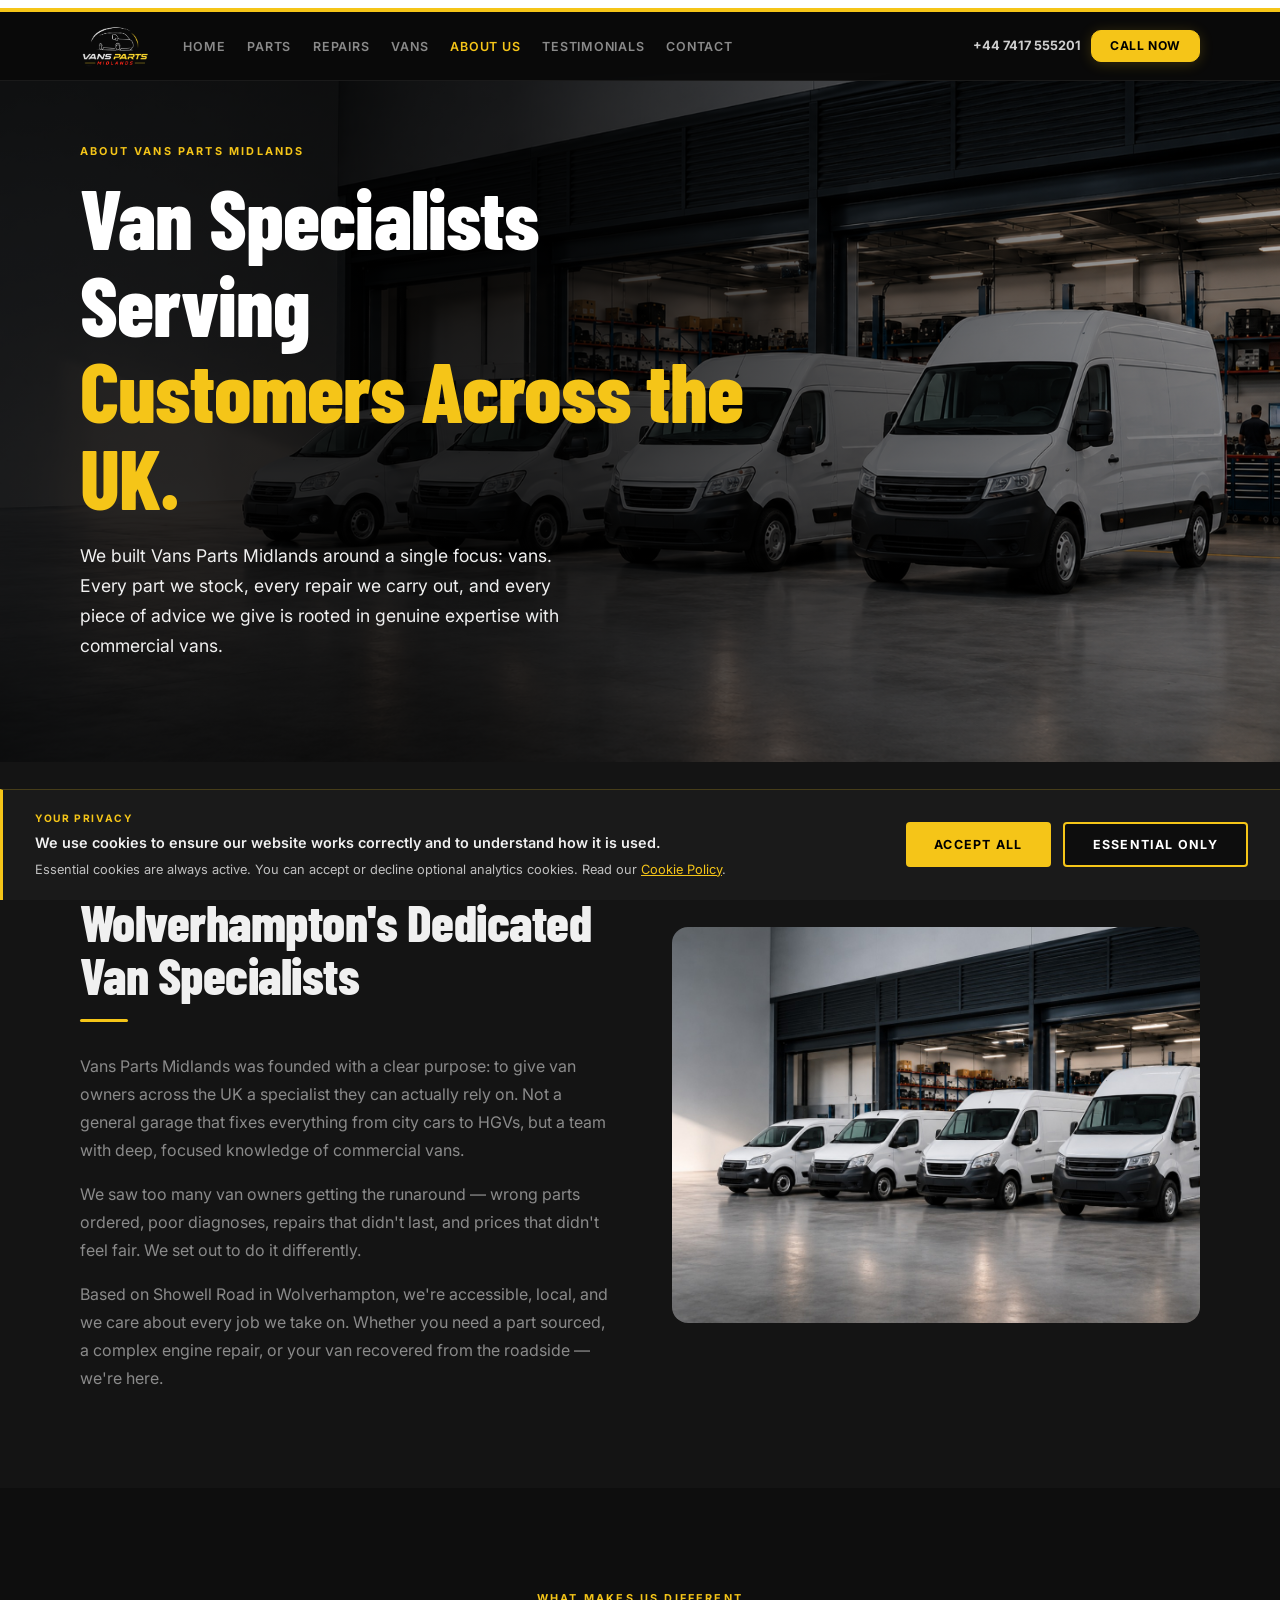
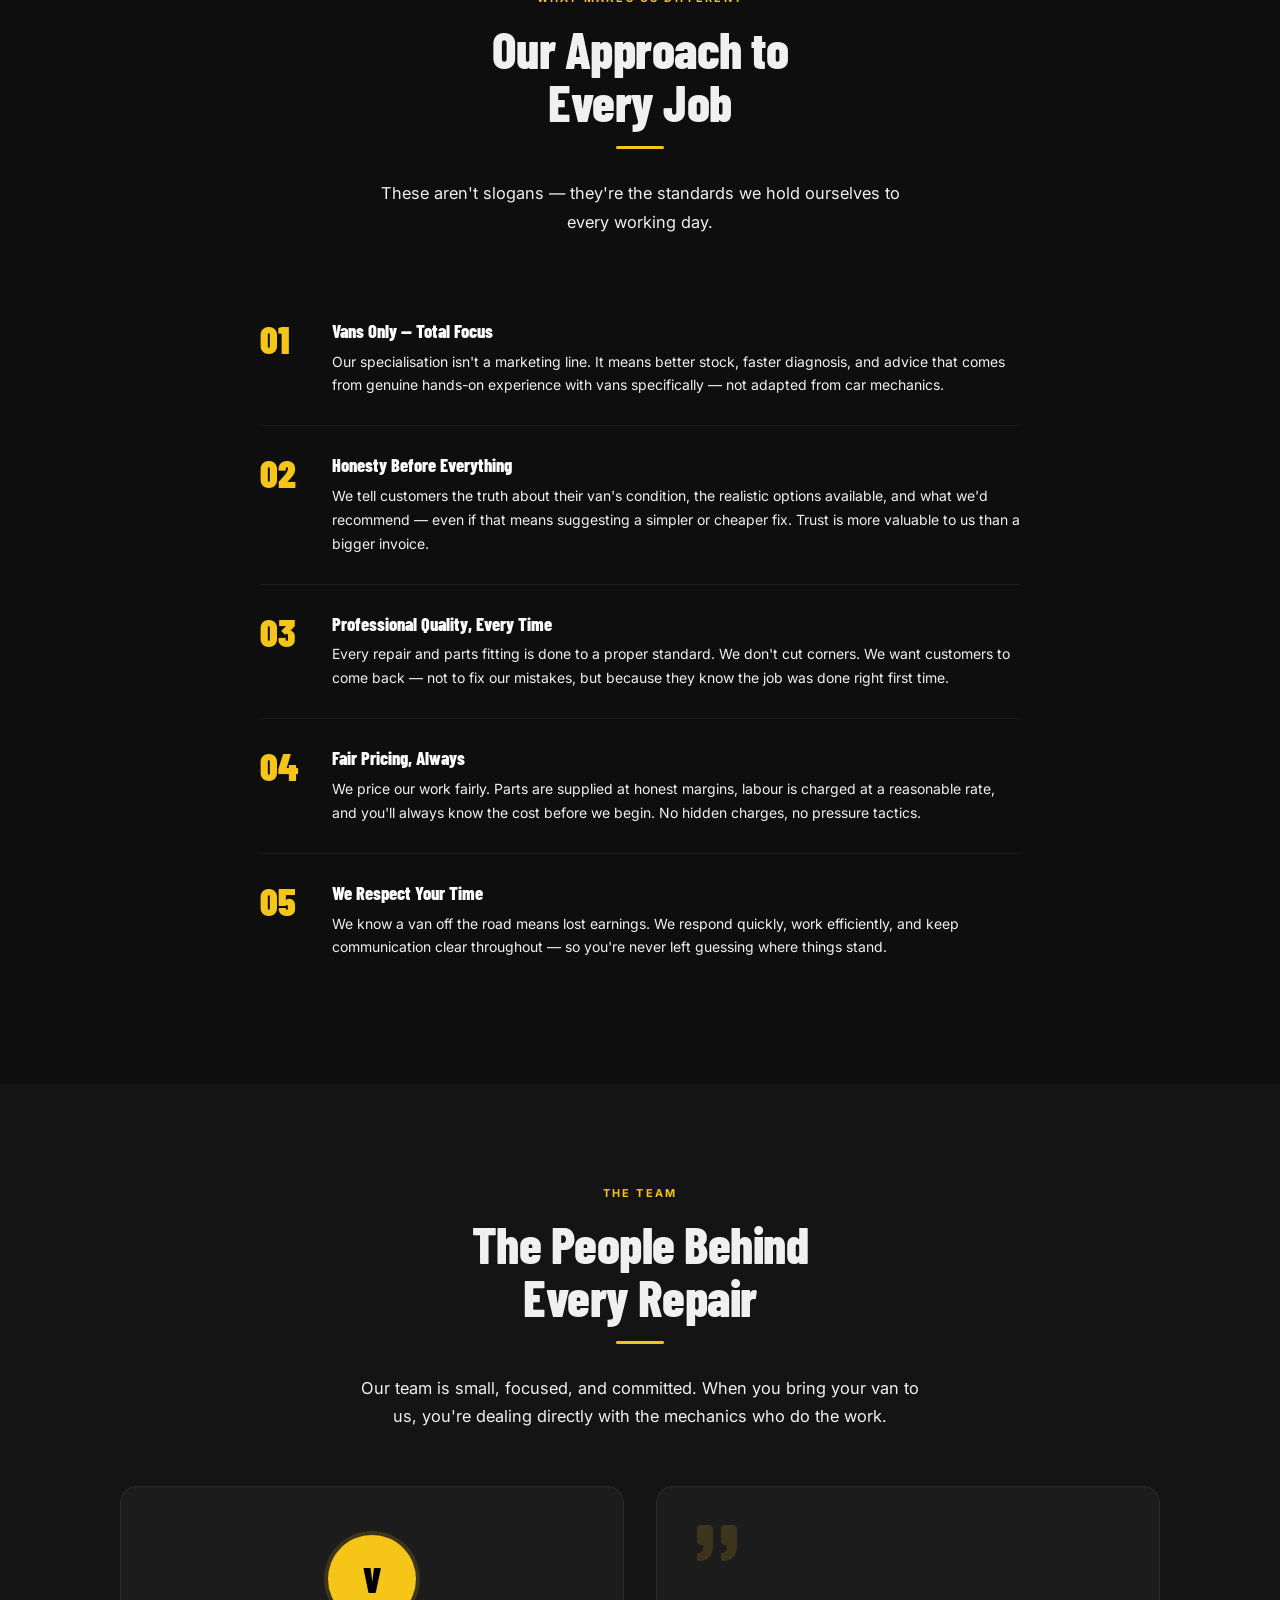
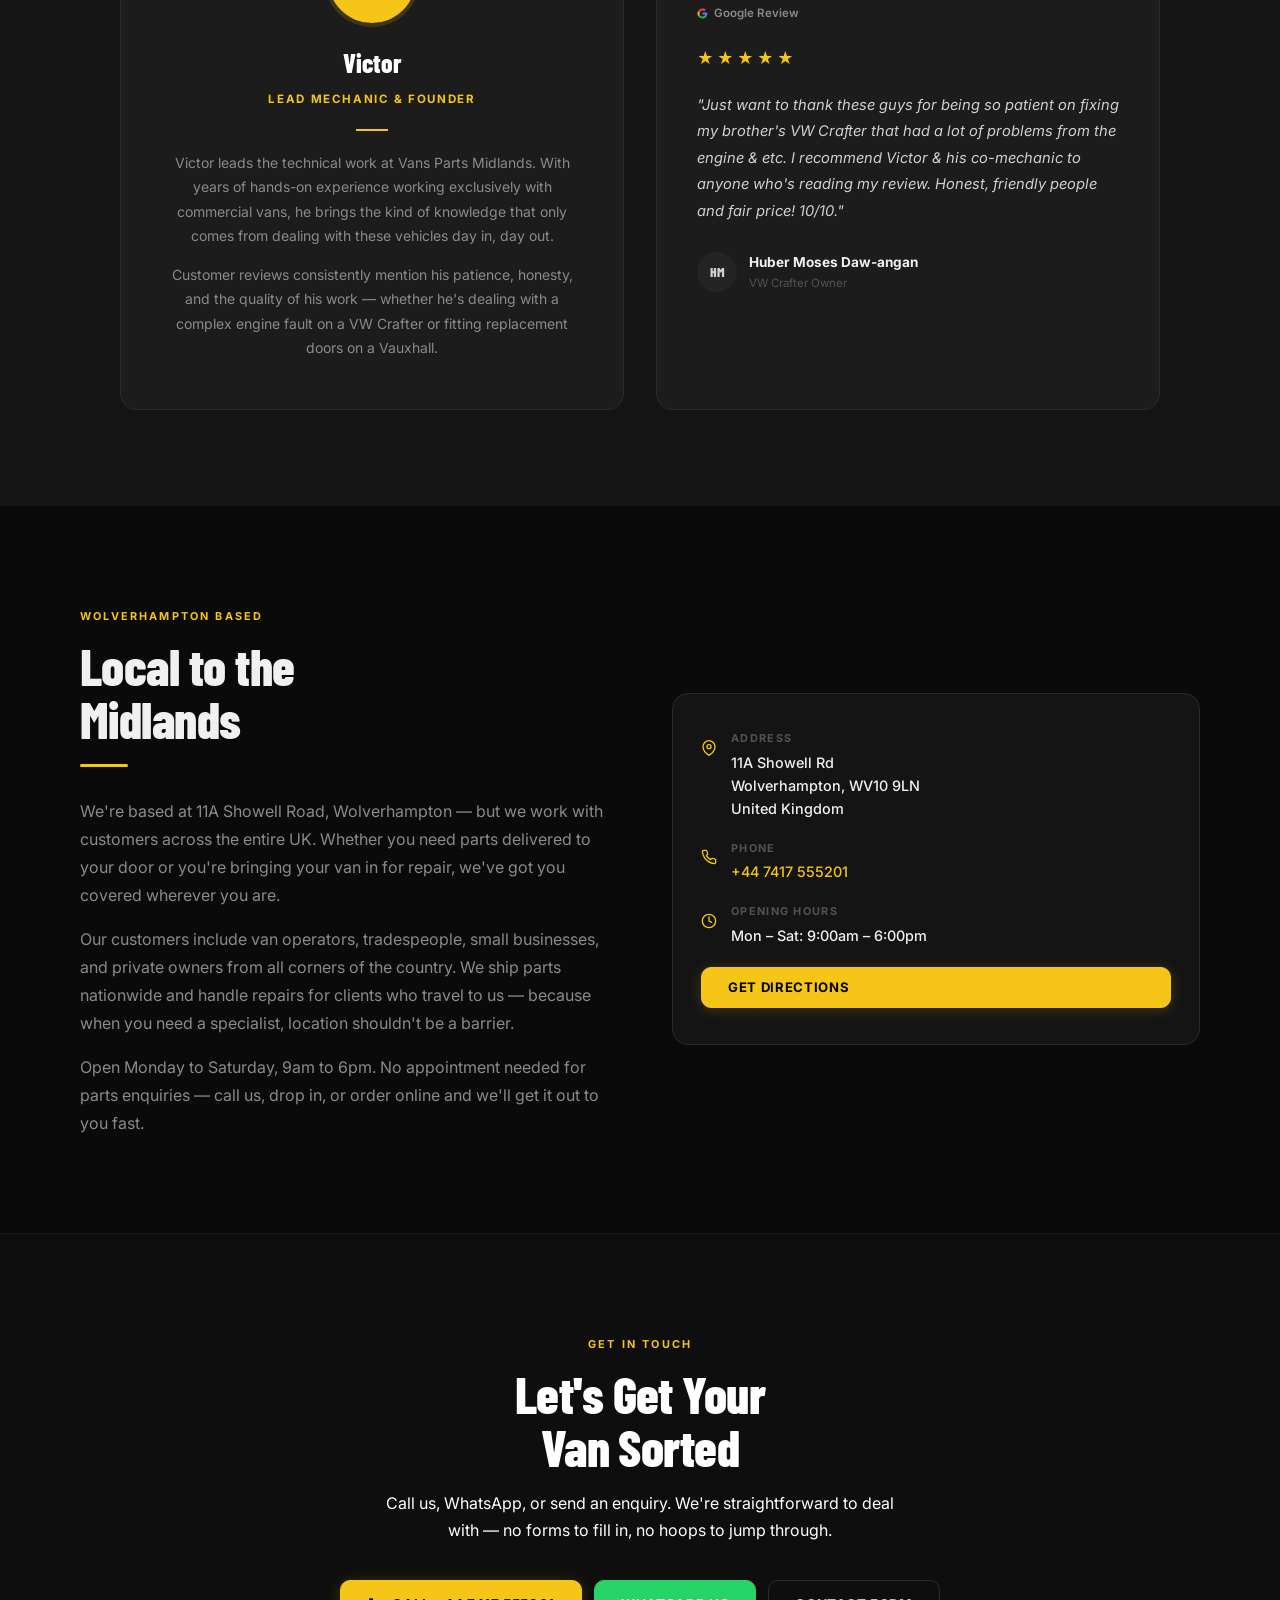
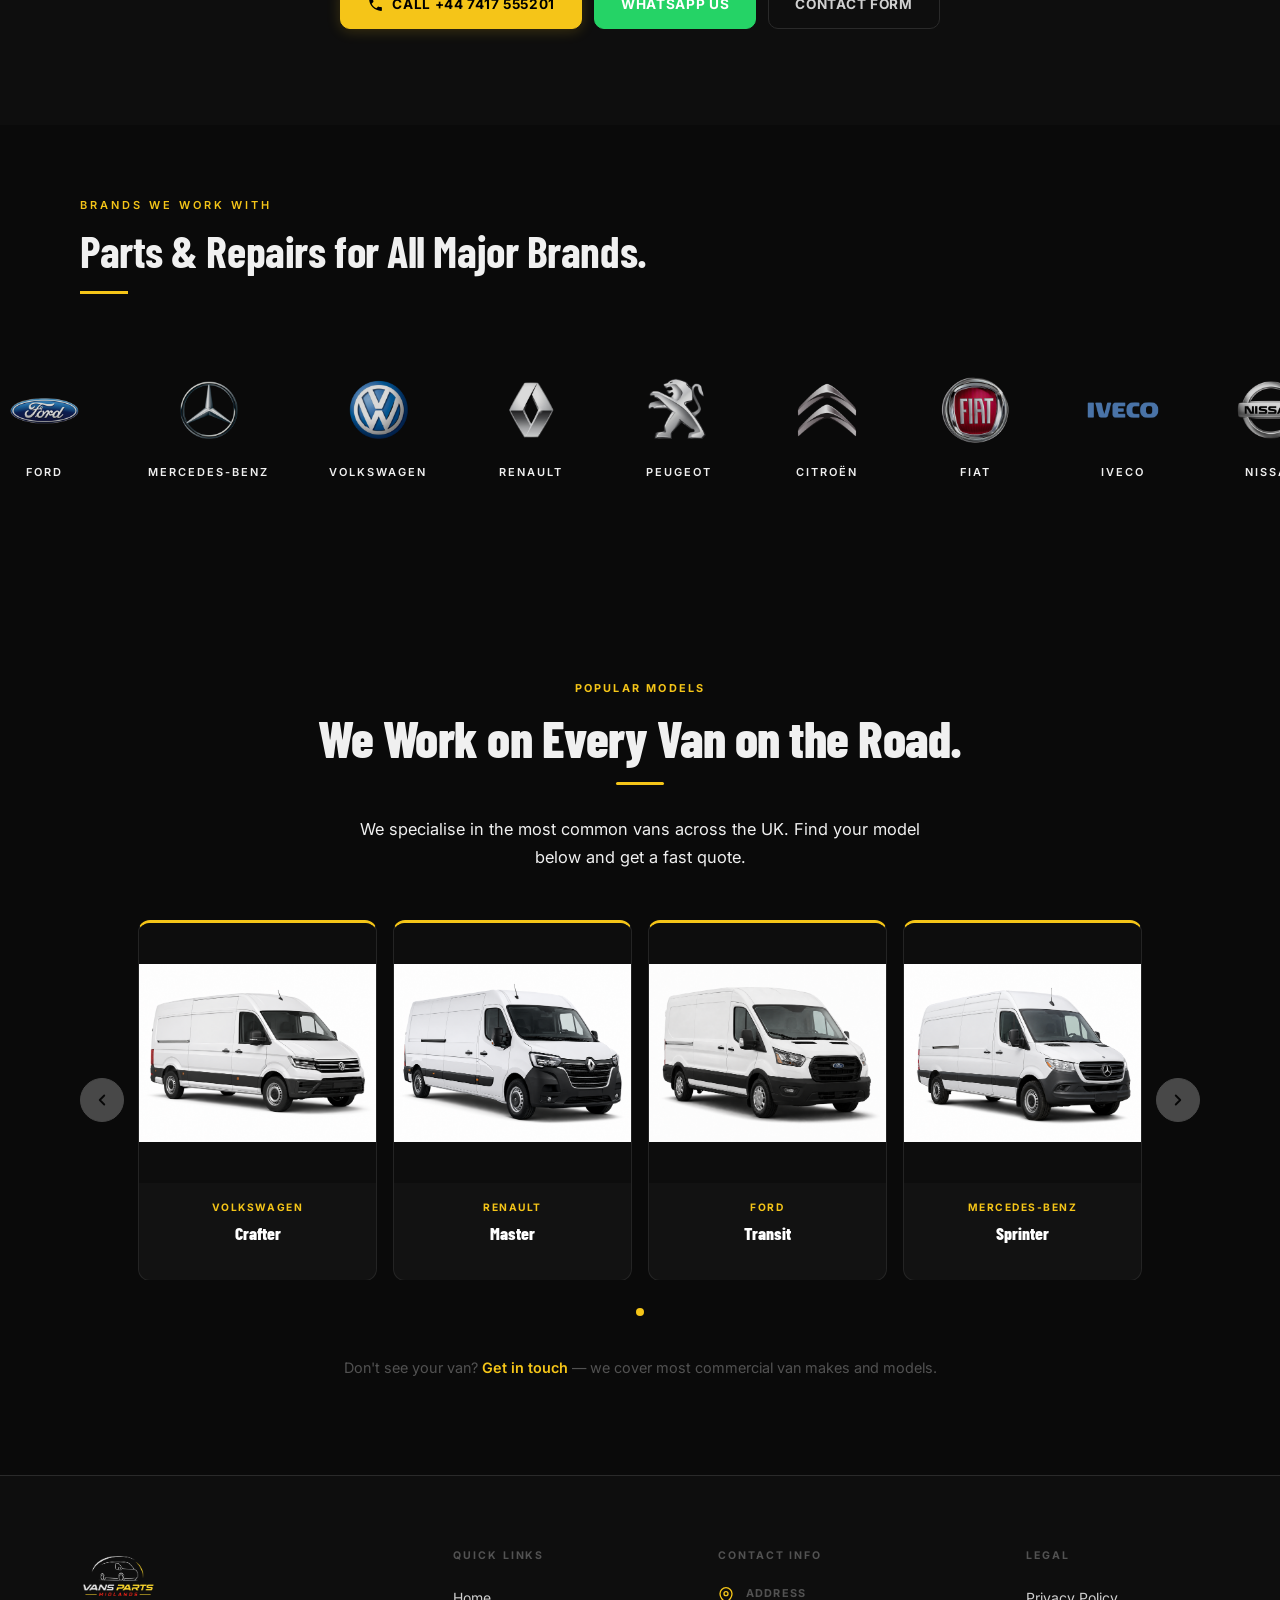
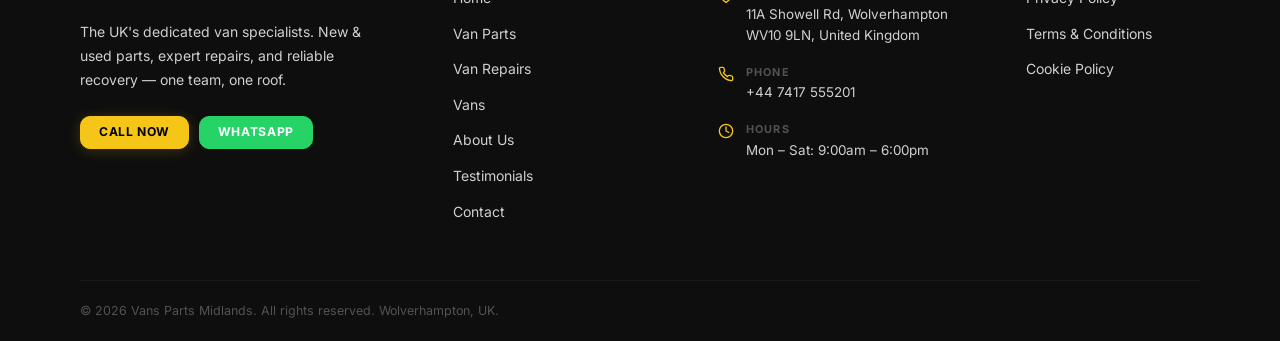
<file: about.html>
<!doctype html>
<html lang="en"><head>
  <meta charset="UTF-8">
  <meta name="viewport" content="width=device-width, initial-scale=1.0">


  <!-- Consent Mode v2 (default denied) — must load before GTM -->
  <script>
    window.dataLayer = window.dataLayer || [];
    function gtag(){dataLayer.push(arguments);}
    gtag('consent','default',{
      'ad_storage':'denied','analytics_storage':'denied',
      'ad_user_data':'denied','ad_personalization':'denied',
      'wait_for_update':500
    });
  </script>
  <!-- Google Tag Manager -->
  <script>(function(w,d,s,l,i){w[l]=w[l]||[];w[l].push({'gtm.start':
  new Date().getTime(),event:'gtm.js'});var f=d.getElementsByTagName(s)[0],
  j=d.createElement(s),dl=l!='dataLayer'?'&l='+l:'';j.async=true;j.src=
  'https://www.googletagmanager.com/gtm.js?id='+i+dl;f.parentNode.insertBefore(j,f);
  })(window,document,'script','dataLayer','GTM-PCZ3P5LW');</script>
  <!-- End Google Tag Manager -->
  <link rel="canonical" href="https://vanspartsmidlands.co.uk/about.html">
  <meta name="referrer" content="strict-origin-when-cross-origin">
  <meta name="theme-color" content="#0A0A0A">
  <link rel="icon" href="/favicon.ico" sizes="any">
  <link rel="icon" type="image/png" sizes="32x32" href="/favicon-32x32.png">
  <link rel="icon" type="image/png" sizes="16x16" href="/favicon-16x16.png">
  <link rel="apple-touch-icon" sizes="180x180" href="/apple-touch-icon.png">
  <link rel="manifest" href="/site.webmanifest">
  <meta property="og:title" content="About Us | Vans Parts Midlands — Wolverhampton Van Specialists">
  <meta property="og:description" content="Learn about Vans Parts Midlands — Wolverhampton's dedicated van parts and repair specialists. A team built around vans, quality work, and honest service.">
  <meta property="og:type" content="website">
  <meta property="og:url" content="https://vanspartsmidlands.co.uk/about.html">
  <meta property="og:image" content="https://vanspartsmidlands.co.uk/og-image.jpg">
  <meta property="og:site_name" content="Vans Parts Midlands">
  <meta name="twitter:card" content="summary_large_image">
  <meta name="twitter:title" content="About Us | Vans Parts Midlands — Wolverhampton Van Specialists">
  <meta name="twitter:description" content="Learn about Vans Parts Midlands — Wolverhampton's dedicated van parts and repair specialists. A team built around vans, quality work, and honest service.">
  <meta name="twitter:image" content="https://vanspartsmidlands.co.uk/og-image.jpg">

  <title>About Us | Vans Parts Midlands — Wolverhampton Van Specialists</title>
  <meta name="description" content="Learn about Vans Parts Midlands — Wolverhampton's dedicated van parts and repair specialists. A team built around vans, quality work, and honest service.">
  <link rel="preconnect" href="https://fonts.googleapis.com">
  <link rel="preconnect" href="https://fonts.gstatic.com" crossorigin="">
  <link href="https://fonts.googleapis.com/css2?family=Barlow+Condensed:wght@600;700;800;900&family=Inter:wght@400;500;600;700&display=swap" rel="stylesheet">
  <link rel="stylesheet" href="css/style.css">
</head>
<body>
<!-- Google Tag Manager (noscript) -->
<noscript><iframe src="https://www.googletagmanager.com/ns.html?id=GTM-PCZ3P5LW"
height="0" width="0" style="display:none;visibility:hidden"></iframe></noscript>
<!-- End Google Tag Manager (noscript) -->
<a class="skip-link" href="#content">Skip to main content</a>


  <!-- ===== NAVIGATION ===== -->
  <nav class="nav" role="navigation" aria-label="Main navigation">
    <div class="nav-inner">
      <a href="index.html" class="nav-logo" aria-label="Vans Parts Midlands — Home">
        <img src="logo.png" alt="Vans Parts Midlands logo">
      </a>
      <ul class="nav-links" role="list">
        <li><a href="index.html">Home</a></li>
        <li><a href="parts.html">Parts</a></li>
        <li><a href="repairs.html">Repairs</a></li>
        <li><a href="vans.html">Vans</a></li>
        <li><a href="about.html" class="active">About Us</a></li>
        <li><a href="testimonials.html">Testimonials</a></li>
        <li><a href="contact.html">Contact</a></li>
      </ul>
      <div class="nav-right">
        <a href="tel:+447417555201" class="nav-phone">+44 7417 555201</a>
        <a href="tel:+447417555201" class="btn btn-primary btn-sm">Call Now</a>
        <button class="hamburger" aria-label="Open menu" aria-expanded="false">
          <span></span><span></span><span></span>
        </button>
      </div>
    </div>
  </nav>

  <div class="mobile-menu" role="menu">
    <a href="index.html">Home</a>
    <a href="parts.html">Parts</a>
    <a href="repairs.html">Repairs</a>
    <a href="vans.html">Vans</a>
    <a href="about.html">About Us</a>
    <a href="testimonials.html">Testimonials</a>
    <a href="contact.html">Contact</a>
    <div class="mobile-menu-ctas">
      <a href="tel:+447417555201" class="btn btn-primary">Call Now</a>
      <a href="https://wa.me/447417555201" class="btn btn-whatsapp" target="_blank" rel="noopener">WhatsApp</a>
    </div>
  </div>

  <main id="content">

    <!-- ===== HERO ===== -->
    <section class="hero hero-short" aria-label="About hero" data-od-id="about-hero">
      <div class="hero-bg" style="background-image: url('mq2adkyg-ChatGPT-Image-May-27_-2026_-11_28_02-AM.png'); background-position: center center;"></div>
      <div class="hero-overlay"></div>
      <div class="container">
        <div class="hero-content">
          <span class="eyebrow">About Vans Parts Midlands</span>
          <h1>Van Specialists Serving<br><span class="accent">Customers Across the UK.</span></h1>
          <p class="hero-sub">We built Vans Parts Midlands around a single focus: vans. Every part we stock, every repair we carry out, and every piece of advice we give is rooted in genuine expertise with commercial vans.</p>
        </div>
      </div>
    </section>

    <!-- ===== OUR STORY ===== -->
    <section class="section" style="background:var(--c-s1);" data-od-id="our-story">
      <div class="container">
        <div class="split-2">
          <div>
            <span class="eyebrow">Our Story</span>
            <h2>Wolverhampton's Dedicated<br>Van Specialists</h2>
            <div class="gold-line"></div>
            <p style="color:var(--c-fg3);line-height:1.75;margin-bottom:16px;">Vans Parts Midlands was founded with a clear purpose: to give van owners across the UK a specialist they can actually rely on. Not a general garage that fixes everything from city cars to HGVs, but a team with deep, focused knowledge of commercial vans.</p>
            <p style="color:var(--c-fg3);line-height:1.75;margin-bottom:16px;">We saw too many van owners getting the runaround — wrong parts ordered, poor diagnoses, repairs that didn't last, and prices that didn't feel fair. We set out to do it differently.</p>
            <p style="color:var(--c-fg3);line-height:1.75;">Based on Showell Road in Wolverhampton, we're accessible, local, and we care about every job we take on. Whether you need a part sourced, a complex engine repair, or your van recovered from the roadside — we're here.</p>
          </div>
          <div class="img-frame">
            <img src="about-vans-workshop.jpeg" alt="White vans lined up in a professional workshop" loading="lazy">
          </div>
        </div>
      </div>
    </section>

    <!-- ===== WHAT MAKES US DIFFERENT ===== -->
    <section class="section" style="background:var(--c-s0);" data-od-id="our-difference">
      <div class="container">
        <div class="section-header center">
          <span class="eyebrow">What Makes Us Different</span>
          <h2>Our Approach to<br>Every Job</h2>
          <div class="gold-line center"></div>
          <p class="section-intro">These aren't slogans — they're the standards we hold ourselves to every working day.</p>
        </div>
        <div style="max-width:760px;margin:0 auto;">
          <div class="values-list">
            <div class="value-item">
              <div class="value-num">01</div>
              <div>
                <h4>Vans Only — Total Focus</h4>
                <p>Our specialisation isn't a marketing line. It means better stock, faster diagnosis, and advice that comes from genuine hands-on experience with vans specifically — not adapted from car mechanics.</p>
              </div>
            </div>
            <div class="value-item">
              <div class="value-num">02</div>
              <div>
                <h4>Honesty Before Everything</h4>
                <p>We tell customers the truth about their van's condition, the realistic options available, and what we'd recommend — even if that means suggesting a simpler or cheaper fix. Trust is more valuable to us than a bigger invoice.</p>
              </div>
            </div>
            <div class="value-item">
              <div class="value-num">03</div>
              <div>
                <h4>Professional Quality, Every Time</h4>
                <p>Every repair and parts fitting is done to a proper standard. We don't cut corners. We want customers to come back — not to fix our mistakes, but because they know the job was done right first time.</p>
              </div>
            </div>
            <div class="value-item">
              <div class="value-num">04</div>
              <div>
                <h4>Fair Pricing, Always</h4>
                <p>We price our work fairly. Parts are supplied at honest margins, labour is charged at a reasonable rate, and you'll always know the cost before we begin. No hidden charges, no pressure tactics.</p>
              </div>
            </div>
            <div class="value-item">
              <div class="value-num">05</div>
              <div>
                <h4>We Respect Your Time</h4>
                <p>We know a van off the road means lost earnings. We respond quickly, work efficiently, and keep communication clear throughout — so you're never left guessing where things stand.</p>
              </div>
            </div>
          </div>
        </div>
      </div>
    </section>

    <!-- ===== MEET THE TEAM ===== -->
    <section class="section" style="background:var(--c-s1);" data-od-id="team">
      <div class="container">
        <div class="section-header center">
          <span class="eyebrow">The Team</span>
          <h2>The People Behind<br>Every Repair</h2>
          <div class="gold-line center"></div>
          <p class="section-intro">Our team is small, focused, and committed. When you bring your van to us, you're dealing directly with the mechanics who do the work.</p>
        </div>
        <div style="display:grid;grid-template-columns:1fr 1fr;gap:32px;align-items:stretch;max-width:1040px;margin:0 auto;">
          <!-- Victor card -->
          <div class="about-bio-card" style="background:var(--c-s2);border:1px solid var(--c-border);border-radius:var(--r-lg);padding:48px 40px;display:flex;flex-direction:column;align-items:center;text-align:center;">
            <div style="width:88px;height:88px;border-radius:50%;background:var(--c-gold);color:#000;font-family:var(--font-d);font-size:2.2rem;font-weight:900;display:flex;align-items:center;justify-content:center;margin-bottom:20px;box-shadow:0 0 0 4px rgba(245,197,24,0.15);">V</div>
            <div style="font-family:var(--font-d);font-size:1.6rem;font-weight:800;color:var(--c-white);margin-bottom:6px;">Victor</div>
            <div style="font-size:0.72rem;font-weight:700;color:var(--c-gold);text-transform:uppercase;letter-spacing:0.14em;margin-bottom:20px;">Lead Mechanic &amp; Founder</div>
            <div style="width:32px;height:2px;background:var(--c-gold);margin-bottom:20px;"></div>
            <p style="font-size:0.875rem;color:var(--c-fg3);line-height:1.75;">Victor leads the technical work at Vans Parts Midlands. With years of hands-on experience working exclusively with commercial vans, he brings the kind of knowledge that only comes from dealing with these vehicles day in, day out.</p>
            <p style="font-size:0.875rem;color:var(--c-fg3);line-height:1.75;margin-top:14px;">Customer reviews consistently mention his patience, honesty, and the quality of his work — whether he's dealing with a complex engine fault on a VW Crafter or fitting replacement doors on a Vauxhall.</p>
          </div>
          <!-- Testimonial card -->
          <div style="background:var(--c-s2);border:1px solid var(--c-border);border-radius:var(--r-lg);padding:48px 40px;display:flex;flex-direction:column;justify-content:center;position:relative;">
            <svg width="48" height="48" viewBox="0 0 24 24" fill="none" style="color:var(--c-gold);opacity:0.15;position:absolute;top:32px;left:36px;" aria-hidden="true"><path d="M3 21c3 0 7-1 7-8V5c0-1.25-.756-2.017-2-2H4c-1.25 0-2 .75-2 1.972V11c0 1.25.75 2 2 2 1 0 1 0 1 1v1c0 1-1 2-2 2s-1 .008-1 1.031V20c0 1 0 1 1 1z" fill="currentColor"></path><path d="M15 21c3 0 7-1 7-8V5c0-1.25-.757-2.017-2-2h-4c-1.25 0-2 .75-2 1.972V11c0 1.25.75 2 2 2h.75c0 2.25.25 4-2.75 4v3c0 1 0 1 1 1z" fill="currentColor"></path></svg>
            <div style="position:relative;z-index:1;">
              <div style="display:flex;align-items:center;gap:6px;margin-bottom:24px;">
                <svg width="11" height="11" viewBox="0 0 24 24" fill="#4285f4" aria-hidden="true"><path d="M22.56 12.25c0-.78-.07-1.53-.2-2.25H12v4.26h5.92c-.26 1.37-1.04 2.53-2.21 3.31v2.77h3.57c2.08-1.92 3.28-4.74 3.28-8.09z"></path><path d="M12 23c2.97 0 5.46-.98 7.28-2.66l-3.57-2.77c-.98.66-2.23 1.06-3.71 1.06-2.86 0-5.29-1.93-6.16-4.53H2.18v2.84C3.99 20.53 7.7 23 12 23z" fill="#34a853"></path><path d="M5.84 14.09c-.22-.66-.35-1.36-.35-2.09s.13-1.43.35-2.09V7.07H2.18C1.43 8.55 1 10.22 1 12s.43 3.45 1.18 4.93l2.85-2.22.81-.62z" fill="#fbbc05"></path><path d="M12 5.38c1.62 0 3.06.56 4.21 1.64l3.15-3.15C17.45 2.09 14.97 1 12 1 7.7 1 3.99 3.47 2.18 7.07l3.66 2.84c.87-2.6 3.3-4.53 6.16-4.53z" fill="#ea4335"></path></svg>
                <span style="font-size:0.72rem;font-weight:600;color:var(--c-fg3);">Google Review</span>
              </div>
              <div style="display:flex;gap:3px;margin-bottom:20px;">
                <span style="color:var(--c-gold);font-size:1rem;">★</span>
                <span style="color:var(--c-gold);font-size:1rem;">★</span>
                <span style="color:var(--c-gold);font-size:1rem;">★</span>
                <span style="color:var(--c-gold);font-size:1rem;">★</span>
                <span style="color:var(--c-gold);font-size:1rem;">★</span>
              </div>
              <p style="font-size:0.92rem;color:var(--c-fg2);line-height:1.8;font-style:italic;">"Just want to thank these guys for being so patient on fixing my brother's VW Crafter that had a lot of problems from the engine &amp; etc. I recommend Victor &amp; his co-mechanic to anyone who's reading my review. Honest, friendly people and fair price! 10/10."</p>
              <div style="margin-top:28px;display:flex;align-items:center;gap:12px;">
                <div style="width:40px;height:40px;border-radius:50%;background:var(--c-s3);color:var(--c-fg2);font-family:var(--font-d);font-size:0.85rem;font-weight:800;display:flex;align-items:center;justify-content:center;">HM</div>
                <div>
                  <div style="font-size:0.85rem;font-weight:700;color:var(--c-fg1);">Huber Moses Daw-angan</div>
                  <div style="font-size:0.72rem;color:var(--c-fg4);">VW Crafter Owner</div>
                </div>
              </div>
            </div>
          </div>
        </div>
      </div>
      <style>
        @media (max-width: 768px) {
          [data-od-id="team"] .container > div:last-child { grid-template-columns: 1fr !important; }
        }
      </style>
    </section>

    <!-- ===== LOCAL PRESENCE ===== -->
    <section class="section" style="background:var(--c-bg);" data-od-id="local">
      <div class="container">
        <div class="split-2">
          <div>
            <span class="eyebrow">Wolverhampton Based</span>
            <h2>Local to the<br>Midlands</h2>
            <div class="gold-line"></div>
            <p style="color:var(--c-fg3);line-height:1.75;margin-bottom:16px;">We're based at 11A Showell Road, Wolverhampton — but we work with customers across the entire UK. Whether you need parts delivered to your door or you're bringing your van in for repair, we've got you covered wherever you are.</p>
            <p style="color:var(--c-fg3);line-height:1.75;margin-bottom:16px;">Our customers include van operators, tradespeople, small businesses, and private owners from all corners of the country. We ship parts nationwide and handle repairs for clients who travel to us — because when you need a specialist, location shouldn't be a barrier.</p>
            <p style="color:var(--c-fg3);line-height:1.75;">Open Monday to Saturday, 9am to 6pm. No appointment needed for parts enquiries — call us, drop in, or order online and we'll get it out to you fast.</p>
          </div>
          <div class="local-info-card">
            <div class="info-block">
              <div class="info-icon"><svg width="16" height="16" viewBox="0 0 24 24" fill="none" stroke="currentColor" stroke-width="2" stroke-linecap="round" stroke-linejoin="round" style="display:inline-block;vertical-align:middle;color:var(--c-gold);"><path d="M21 10c0 7-9 13-9 13s-9-6-9-13a9 9 0 0 1 18 0z"></path><circle cx="12" cy="10" r="3"></circle></svg></div>
              <div>
                <div class="info-label">Address</div>
                <div class="info-value">11A Showell Rd<br>Wolverhampton, WV10 9LN<br>United Kingdom</div>
              </div>
            </div>
            <div class="info-block">
              <div class="info-icon"><svg width="16" height="16" viewBox="0 0 24 24" fill="none" stroke="currentColor" stroke-width="2" stroke-linecap="round" stroke-linejoin="round" style="display:inline-block;vertical-align:middle;color:var(--c-gold);"><path d="M22 16.92v3a2 2 0 0 1-2.18 2 19.79 19.79 0 0 1-8.63-3.07 19.5 19.5 0 0 1-6-6 19.79 19.79 0 0 1-3.07-8.67A2 2 0 0 1 4.11 2h3a2 2 0 0 1 2 1.72c.12.96.36 1.9.7 2.81a2 2 0 0 1-.45 2.11L8.09 9.91a16 16 0 0 0 6 6l1.27-1.27a2 2 0 0 1 2.11-.45c.91.34 1.85.58 2.81.7A2 2 0 0 1 22 16.92z"></path></svg></div>
              <div>
                <div class="info-label">Phone</div>
                <div class="info-value"><a href="tel:+447417555201" style="color:var(--c-gold);">+44 7417 555201</a></div>
              </div>
            </div>
            <div class="info-block">
              <div class="info-icon"><svg width="16" height="16" viewBox="0 0 24 24" fill="none" stroke="currentColor" stroke-width="2" stroke-linecap="round" stroke-linejoin="round" style="display:inline-block;vertical-align:middle;color:var(--c-gold);"><circle cx="12" cy="12" r="10"></circle><polyline points="12 6 12 12 16 14"></polyline></svg></div>
              <div>
                <div class="info-label">Opening Hours</div>
                <div class="info-value">Mon – Sat: 9:00am – 6:00pm</div>
              </div>
            </div>
            <a href="https://maps.google.com/?q=11A+Showell+Rd+Wolverhampton+WV10+9LN" target="_blank" rel="noopener" class="btn btn-primary">Get Directions</a>
          </div>
        </div>
      </div>
    </section>

    <!-- ===== CTA ===== -->
    <section class="cta-block" data-od-id="about-cta">
      <div class="container">
        <span class="eyebrow">Get in Touch</span>
        <h2>Let's Get Your<br>Van Sorted</h2>
        <p>Call us, WhatsApp, or send an enquiry. We're straightforward to deal with — no forms to fill in, no hoops to jump through.</p>
        <div class="cta-actions">
          <a href="tel:+447417555201" class="btn btn-primary btn-lg">
            <svg width="17" height="17" viewBox="0 0 24 24" fill="currentColor" aria-hidden="true"><path d="M6.6 10.8c1.4 2.8 3.8 5.1 6.6 6.6l2.2-2.2c.3-.3.7-.4 1-.2 1.1.4 2.3.6 3.6.6.6 0 1 .4 1 1V20c0 .6-.4 1-1 1-9.4 0-17-7.6-17-17 0-.6.4-1 1-1h3.5c.6 0 1 .4 1 1 0 1.3.2 2.5.6 3.6.1.3 0 .7-.2 1L6.6 10.8z"></path></svg>
            Call +44 7417 555201
          </a>
          <a href="https://wa.me/447417555201" class="btn btn-whatsapp btn-lg" target="_blank" rel="noopener">WhatsApp Us</a>
          <a href="contact.html" class="btn btn-ghost btn-lg">Contact Form</a>
        </div>
      </div>
    </section>


  <!-- BRANDS WE WORK WITH -->
  <section class="brands-ticker-section" data-od-id="brands-ticker">
    <div class="container">
      <div class="section-label">BRANDS WE WORK WITH</div>
      <h2 class="section-title">Parts & Repairs for All Major Brands.</h2>
      <div class="section-divider"></div>
    </div>
    <div class="ticker-strip" aria-label="Brands we work with">
      <div class="ticker-track">
        <!-- Set 1 -->
        <div class="brand-item"><img src="mq0zjakc-ford.png" alt="Ford" loading="lazy"><span>Ford</span></div>
        <div class="brand-item"><img src="mq0zjald-mercedes.png" alt="Mercedes-Benz" loading="lazy"><span>Mercedes-Benz</span></div>
        <div class="brand-item"><img src="mq1063o5-10.png" alt="Volkswagen" loading="lazy"><span>Volkswagen</span></div>
        <div class="brand-item"><img src="mq0zjal6-renault.png" alt="Renault" loading="lazy"><span>Renault</span></div>
        <div class="brand-item"><img src="mq0zjako-peugeot.png" alt="Peugeot" loading="lazy"><span>Peugeot</span></div>
        <div class="brand-item"><img src="mq0zjaiu-citroen.png" alt="Citroën" loading="lazy"><span>Citroën</span></div>
        <div class="brand-item"><img src="mq0zjaj9-fiat.png" alt="Fiat" loading="lazy"><span>Fiat</span></div>
        <div class="brand-item"><img src="mq1063o4-15.png" alt="Iveco" loading="lazy"><span>Iveco</span></div>
        <div class="brand-item"><img src="mq0zjalg-nissan.png" alt="Nissan" loading="lazy"><span>Nissan</span></div>
        <!-- Set 2 (duplicate for seamless loop) -->
        <div class="brand-item"><img src="mq0zjakc-ford.png" alt="Ford" loading="lazy"><span>Ford</span></div>
        <div class="brand-item"><img src="mq0zjald-mercedes.png" alt="Mercedes-Benz" loading="lazy"><span>Mercedes-Benz</span></div>
        <div class="brand-item"><img src="mq1063o5-10.png" alt="Volkswagen" loading="lazy"><span>Volkswagen</span></div>
        <div class="brand-item"><img src="mq0zjal6-renault.png" alt="Renault" loading="lazy"><span>Renault</span></div>
        <div class="brand-item"><img src="mq0zjako-peugeot.png" alt="Peugeot" loading="lazy"><span>Peugeot</span></div>
        <div class="brand-item"><img src="mq0zjaiu-citroen.png" alt="Citroën" loading="lazy"><span>Citroën</span></div>
        <div class="brand-item"><img src="mq0zjaj9-fiat.png" alt="Fiat" loading="lazy"><span>Fiat</span></div>
        <div class="brand-item"><img src="mq1063o4-15.png" alt="Iveco" loading="lazy"><span>Iveco</span></div>
        <div class="brand-item"><img src="mq0zjalg-nissan.png" alt="Nissan" loading="lazy"><span>Nissan</span></div>
      </div>
    </div>
  </section>

  </main>

  <!-- ===== POPULAR VAN MODELS CAROUSEL ===== -->
  <section class="section" style="background:var(--c-bg);" data-od-id="van-models">
    <div class="container" style="text-align:center;">
      <div style="margin-bottom:48px;">
        <span class="eyebrow">POPULAR MODELS</span>
        <h2>We Work on Every Van on the Road.</h2>
        <div class="gold-line center"></div>
        <p class="section-intro" style="margin-left:auto;margin-right:auto;">We specialise in the most common vans across the UK. Find your model below and get a fast quote.</p>
      </div>
      <div class="vc-outer">
        <button class="vc-arrow vc-prev" aria-label="Previous van">
          <svg width="18" height="18" viewBox="0 0 24 24" fill="none" stroke="currentColor" stroke-width="2.5" stroke-linecap="round" stroke-linejoin="round"><polyline points="15 18 9 12 15 6"></polyline></svg>
        </button>
        <div class="vc-viewport">
          <div class="vc-track">
            <div class="van-card">
              <div class="van-img"><img src="images/van-vw-crafter.png" alt="Volkswagen Crafter"></div>
              <div class="van-info"><div class="van-make">VOLKSWAGEN</div><div class="van-model">Crafter</div></div>
            </div>
            <div class="van-card">
              <div class="van-img"><img src="images/van-renault-master.png" alt="Renault Master"></div>
              <div class="van-info"><div class="van-make">RENAULT</div><div class="van-model">Master</div></div>
            </div>
            <div class="van-card">
              <div class="van-img"><img src="images/van-ford-transit.png" alt="Ford Transit"></div>
              <div class="van-info"><div class="van-make">FORD</div><div class="van-model">Transit</div></div>
            </div>
            <div class="van-card">
              <div class="van-img"><img src="images/van-mercedes-sprinter.png" alt="Mercedes-Benz Sprinter"></div>
              <div class="van-info"><div class="van-make">MERCEDES-BENZ</div><div class="van-model">Sprinter</div></div>
            </div>
          </div>
        </div>
        <button class="vc-arrow vc-next" aria-label="Next van">
          <svg width="18" height="18" viewBox="0 0 24 24" fill="none" stroke="currentColor" stroke-width="2.5" stroke-linecap="round" stroke-linejoin="round"><polyline points="9 18 15 12 9 6"></polyline></svg>
        </button>
      </div>
      <div class="vc-dots" id="vcDots"></div>
      <p style="text-align:center;color:var(--c-fg4);margin-top:40px;font-size:0.9rem;">Don't see your van? <a href="contact.html" style="color:var(--c-gold);font-weight:600;">Get in touch</a> — we cover most commercial van makes and models.</p>
    </div>
    <script>
      (function(){
        var section = document.querySelector('[data-od-id="van-models"]');
        var track   = section.querySelector('.vc-track');
        var vp      = section.querySelector('.vc-viewport');
        var prev    = section.querySelector('.vc-prev');
        var next    = section.querySelector('.vc-next');
        var dots    = section.querySelector('.vc-dots');
        var cards   = Array.from(track.querySelectorAll('.van-card'));
        var GAP=16, idx=0;
        function vis(){ return window.innerWidth<=480?1:window.innerWidth<=900?2:4; }
        function cw(){ return (vp.clientWidth-(vis()-1)*GAP)/vis(); }
        function max(){ return Math.max(0,cards.length-vis()); }
        function size(){ var w=cw(); cards.forEach(function(c){ c.style.width=w+'px'; }); }
        function mkDots(){
          dots.innerHTML='';
          for(var i=0;i<=max();i++){
            var d=document.createElement('button');
            d.className='vc-dot'+(i===idx?' active':'');
            d.setAttribute('aria-label','Slide '+(i+1));
            (function(i){ d.addEventListener('click',function(){ go(i); }); })(i);
            dots.appendChild(d);
          }
        }
        function go(n){
          idx=Math.max(0,Math.min(n,max()));
          track.style.transform='translateX(-'+idx*(cw()+GAP)+'px)';
          Array.from(dots.querySelectorAll('.vc-dot')).forEach(function(d,i){ d.classList.toggle('active',i===idx); });
          prev.disabled=idx===0; next.disabled=idx===max();
        }
        prev.addEventListener('click',function(){ go(idx-1); });
        next.addEventListener('click',function(){ go(idx+1); });
        function init(){ size(); idx=Math.min(idx,max()); mkDots(); go(idx); }
        init();
        window.addEventListener('resize',function(){ size(); idx=Math.min(idx,max()); mkDots(); go(idx); });
      })();
    </script>
  </section>

  <!-- ===== FOOTER ===== -->

<footer class="footer" role="contentinfo">
    <div class="container">
      <div class="footer-grid">
        <div class="footer-brand">
          <a href="index.html" aria-label="Vans Parts Midlands — Home">
            <img src="logo.png" alt="Vans Parts Midlands" class="footer-logo">
          </a>
          <p>The UK's dedicated van specialists. New &amp; used parts, expert repairs, and reliable recovery — one team, one roof.</p>
          <div class="footer-btns">
            <a href="tel:+447417555201" class="btn btn-primary btn-sm">Call Now</a>
            <a href="https://wa.me/447417555201" class="btn btn-whatsapp btn-sm" target="_blank" rel="noopener">WhatsApp</a>
          </div>
        </div>
        <div>
          <div class="footer-heading">Quick Links</div>
          <ul class="footer-links" role="list">
            <li><a href="index.html">Home</a></li>
            <li><a href="parts.html">Van Parts</a></li>
            <li><a href="repairs.html">Van Repairs</a></li>
            <li><a href="vans.html">Vans</a></li>
            <li><a href="about.html">About Us</a></li>
            <li><a href="testimonials.html">Testimonials</a></li>
            <li><a href="contact.html">Contact</a></li>
          </ul>
        </div>
        <div>
          <div class="footer-heading">Contact Info</div>
          <div class="footer-contact-list">
            <div class="footer-ci">
              <span class="footer-ci-icon"><svg width="16" height="16" viewBox="0 0 24 24" fill="none" stroke="currentColor" stroke-width="2" stroke-linecap="round" stroke-linejoin="round"><path d="M21 10c0 7-9 13-9 13s-9-6-9-13a9 9 0 0 1 18 0z"></path><circle cx="12" cy="10" r="3"></circle></svg></span>
              <div class="footer-ci-text"><strong>Address</strong>11A Showell Rd, Wolverhampton<br>WV10 9LN, United Kingdom</div>
            </div>
            <div class="footer-ci">
              <span class="footer-ci-icon"><svg width="16" height="16" viewBox="0 0 24 24" fill="none" stroke="currentColor" stroke-width="2" stroke-linecap="round" stroke-linejoin="round"><path d="M22 16.92v3a2 2 0 0 1-2.18 2 19.79 19.79 0 0 1-8.63-3.07 19.5 19.5 0 0 1-6-6 19.79 19.79 0 0 1-3.07-8.67A2 2 0 0 1 4.11 2h3a2 2 0 0 1 2 1.72c.12.96.36 1.9.7 2.81a2 2 0 0 1-.45 2.11L8.09 9.91a16 16 0 0 0 6 6l1.27-1.27a2 2 0 0 1 2.11-.45c.91.34 1.85.58 2.81.7A2 2 0 0 1 22 16.92z"></path></svg></span>
              <div class="footer-ci-text"><strong>Phone</strong><a href="tel:+447417555201">+44 7417 555201</a></div>
            </div>
            <div class="footer-ci">
              <span class="footer-ci-icon"><svg width="16" height="16" viewBox="0 0 24 24" fill="none" stroke="currentColor" stroke-width="2" stroke-linecap="round" stroke-linejoin="round"><circle cx="12" cy="12" r="10"></circle><polyline points="12 6 12 12 16 14"></polyline></svg></span>
              <div class="footer-ci-text"><strong>Hours</strong>Mon – Sat: 9:00am – 6:00pm</div>
            </div>
          </div>
        </div>
        <div>
          <div class="footer-heading">Legal</div>
          <ul class="footer-links" role="list">
            <li><a href="privacy-policy.html">Privacy Policy</a></li>
            <li><a href="terms.html">Terms &amp; Conditions</a></li>
            <li><a href="cookies.html">Cookie Policy</a></li>
          </ul>
        </div>
      </div>
      <div class="footer-bottom">
        <div class="footer-copy">© 2026 Vans Parts Midlands. All rights reserved. Wolverhampton, UK.</div>

      </div>
    </div>
  </footer>

  <script src="js/main.js"></script>
  <script src="js/cookie-banner.js"></script>

</body></html>
</file>
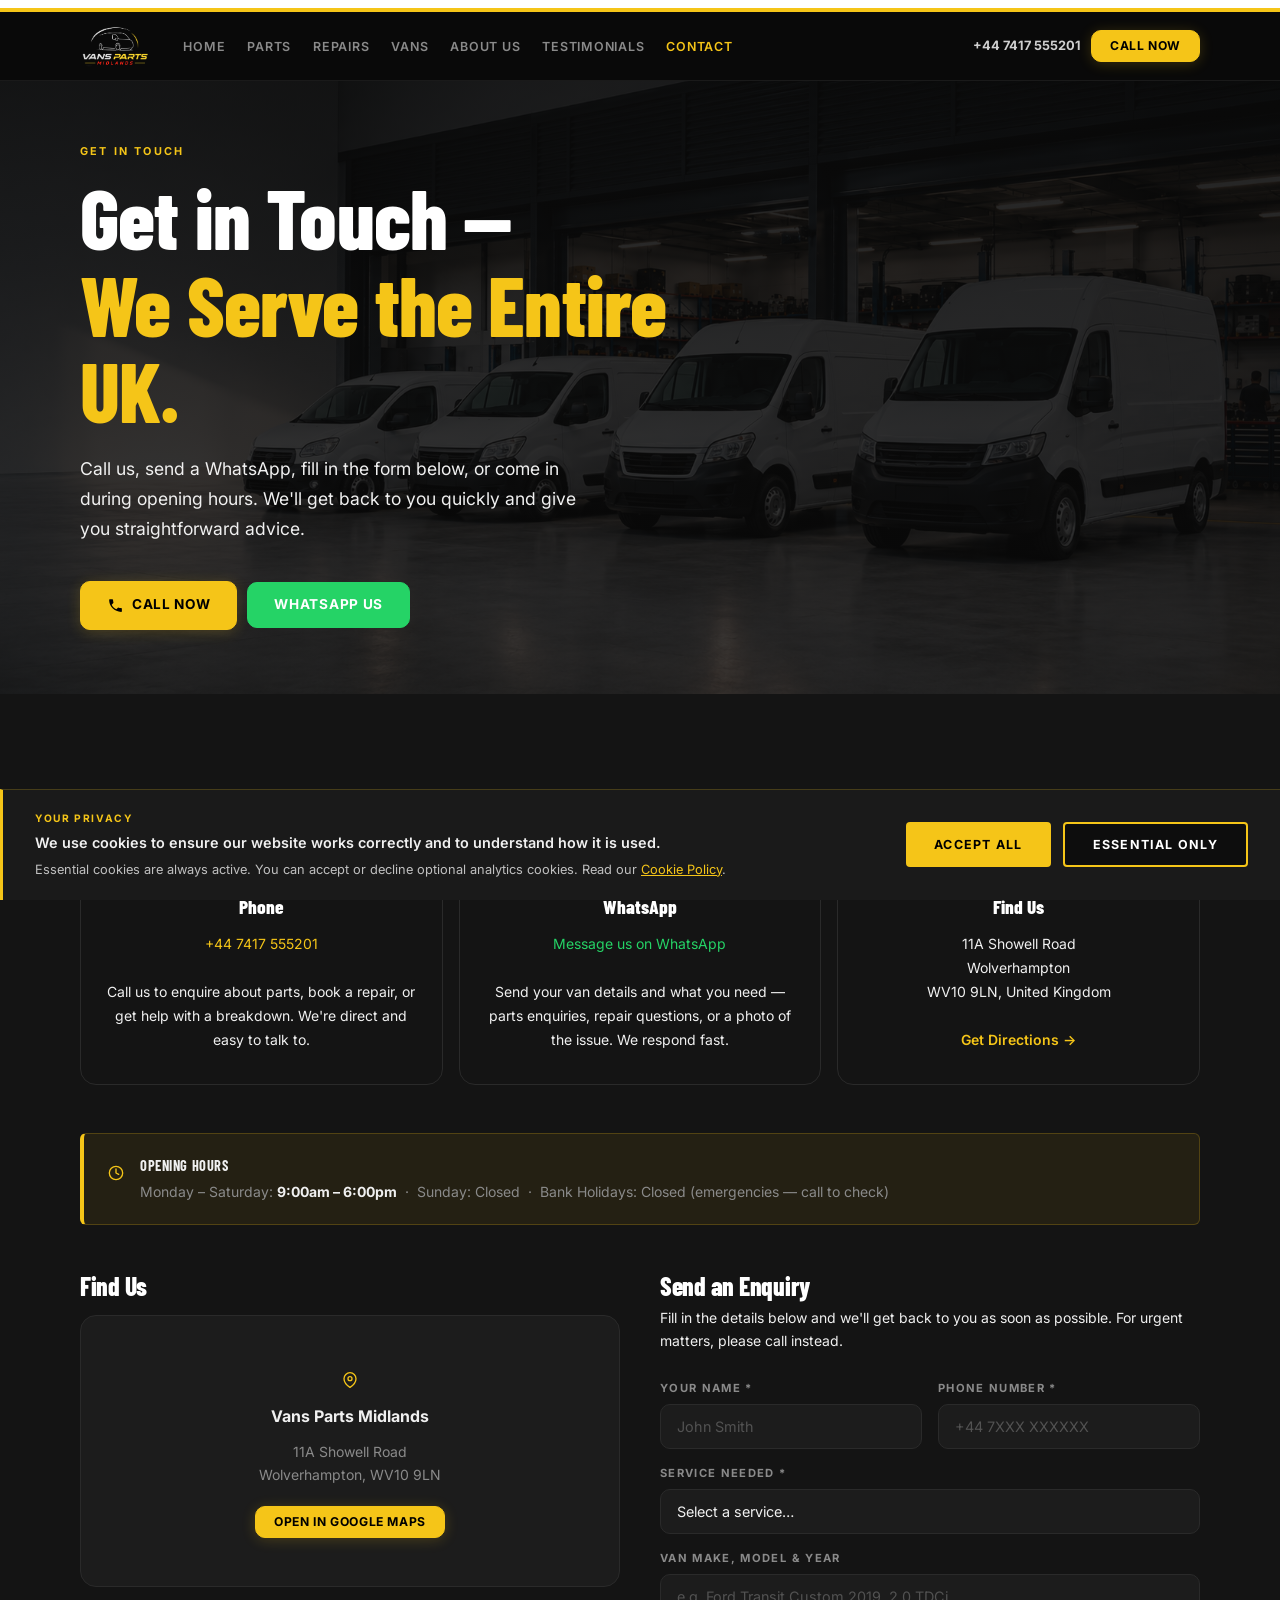
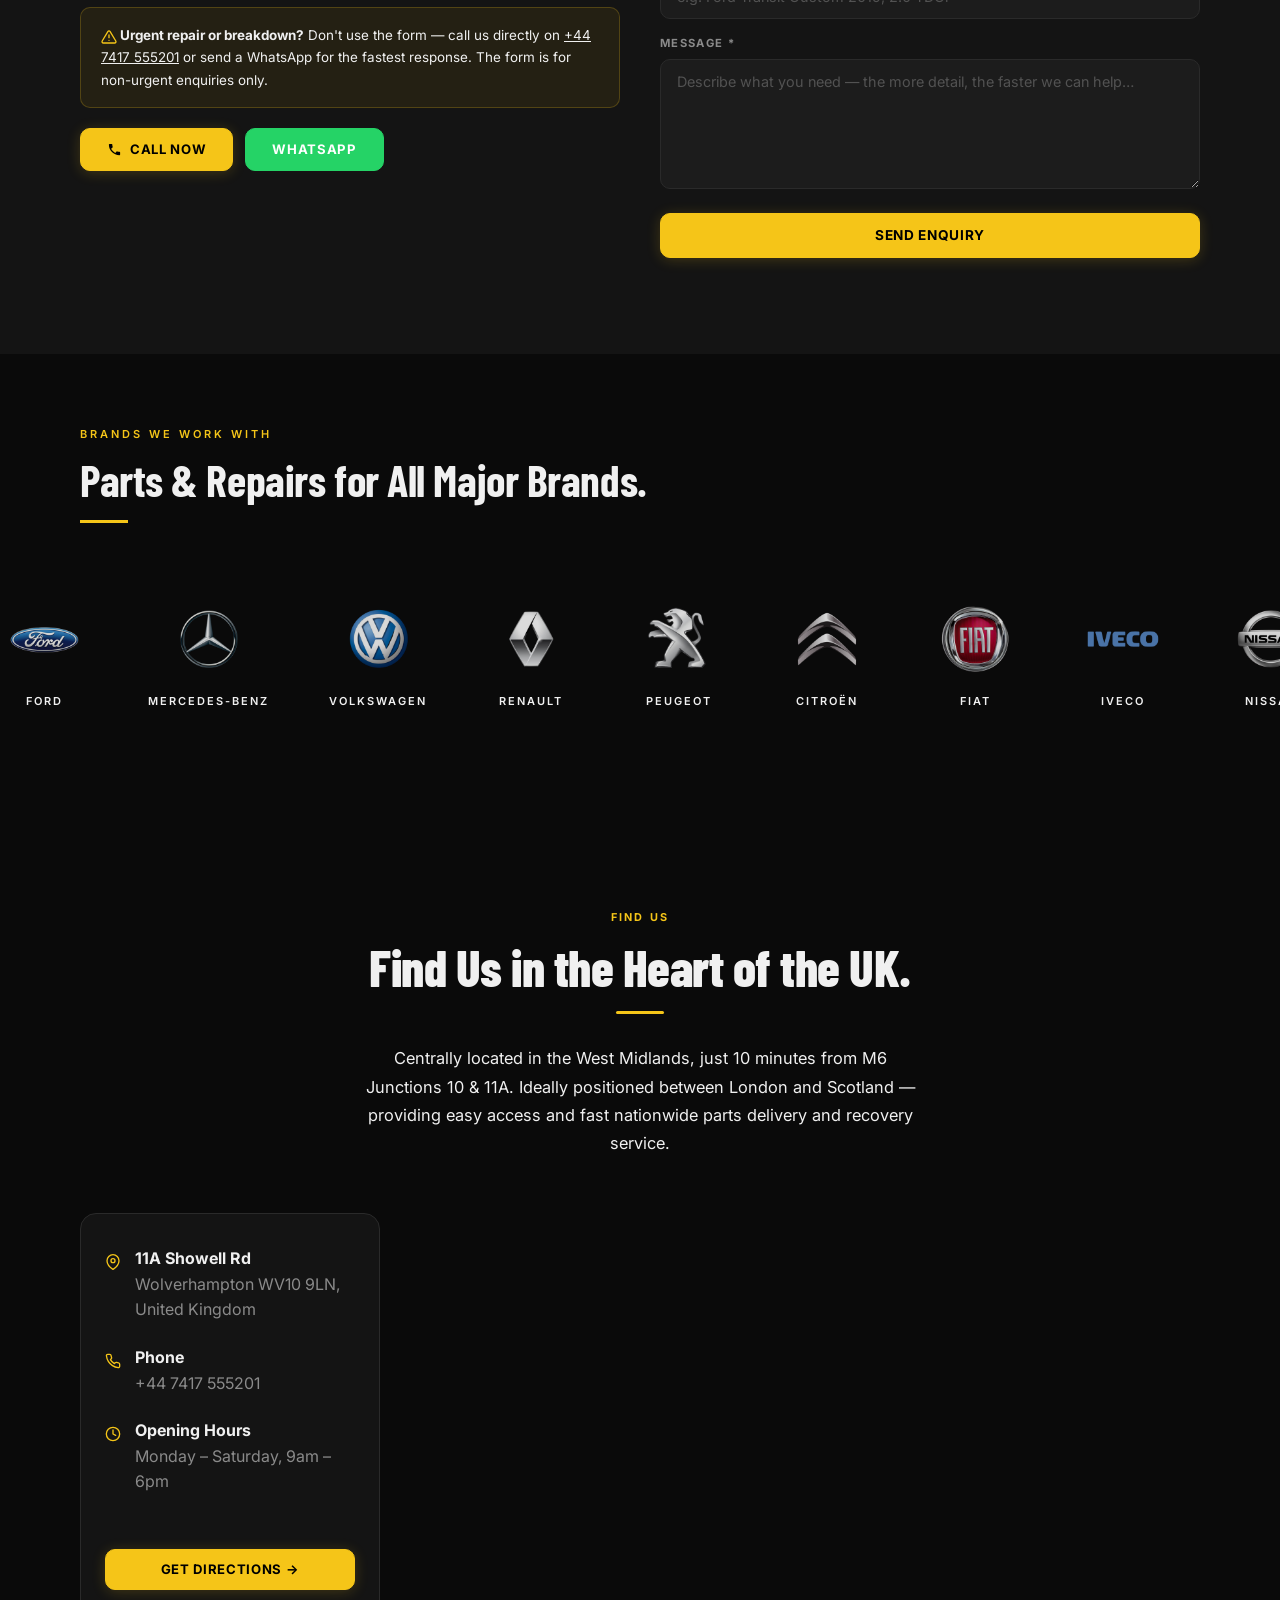
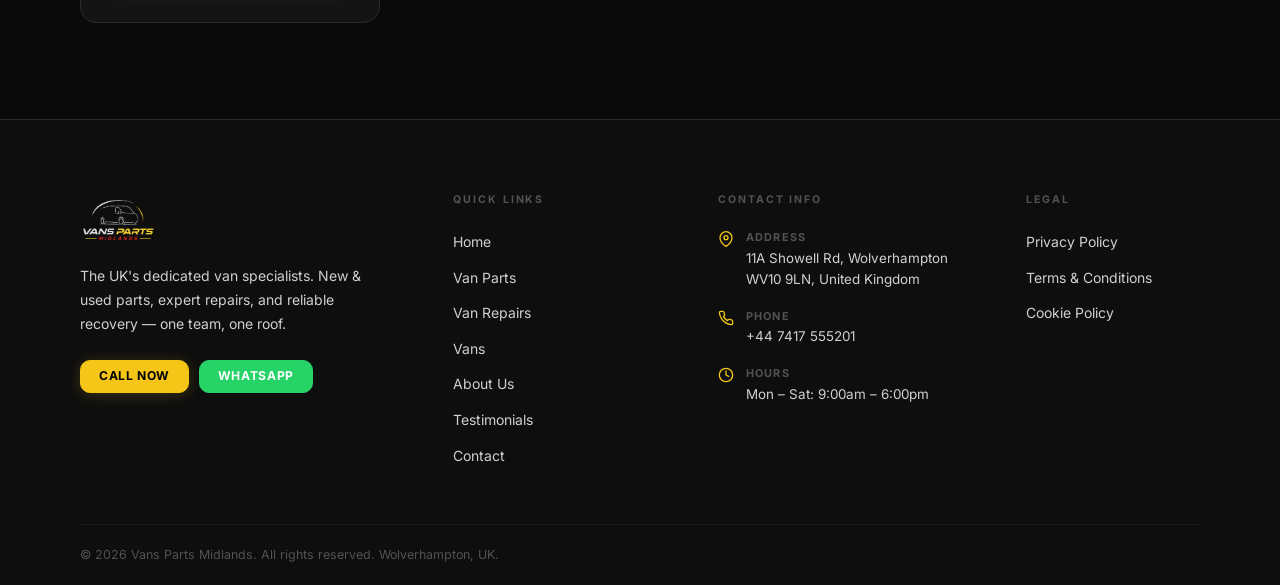
<file: contact.html>
<!doctype html>
<html lang="en"><head>
  <meta charset="UTF-8">
  <meta name="viewport" content="width=device-width, initial-scale=1.0">


  <!-- Consent Mode v2 (default denied) — must load before GTM -->
  <script>
    window.dataLayer = window.dataLayer || [];
    function gtag(){dataLayer.push(arguments);}
    gtag('consent','default',{
      'ad_storage':'denied','analytics_storage':'denied',
      'ad_user_data':'denied','ad_personalization':'denied',
      'wait_for_update':500
    });
  </script>
  <!-- Google Tag Manager -->
  <script>(function(w,d,s,l,i){w[l]=w[l]||[];w[l].push({'gtm.start':
  new Date().getTime(),event:'gtm.js'});var f=d.getElementsByTagName(s)[0],
  j=d.createElement(s),dl=l!='dataLayer'?'&l='+l:'';j.async=true;j.src=
  'https://www.googletagmanager.com/gtm.js?id='+i+dl;f.parentNode.insertBefore(j,f);
  })(window,document,'script','dataLayer','GTM-PCZ3P5LW');</script>
  <!-- End Google Tag Manager -->
  <link rel="canonical" href="https://vanspartsmidlands.co.uk/contact.html">
  <meta name="referrer" content="strict-origin-when-cross-origin">
  <meta name="theme-color" content="#0A0A0A">
  <link rel="icon" href="/favicon.ico" sizes="any">
  <link rel="icon" type="image/png" sizes="32x32" href="/favicon-32x32.png">
  <link rel="icon" type="image/png" sizes="16x16" href="/favicon-16x16.png">
  <link rel="apple-touch-icon" sizes="180x180" href="/apple-touch-icon.png">
  <link rel="manifest" href="/site.webmanifest">
  <meta property="og:title" content="Contact Us | Vans Parts Midlands — Wolverhampton">
  <meta property="og:description" content="Contact Vans Parts Midlands in Wolverhampton. Call +44 7417 555201, WhatsApp, or visit us at 11A Showell Rd, Wolverhampton WV10 9LN. Open Mon–Sat 9am–6pm.">
  <meta property="og:type" content="website">
  <meta property="og:url" content="https://vanspartsmidlands.co.uk/contact.html">
  <meta property="og:image" content="https://vanspartsmidlands.co.uk/og-image.jpg">
  <meta property="og:site_name" content="Vans Parts Midlands">
  <meta name="twitter:card" content="summary_large_image">
  <meta name="twitter:title" content="Contact Us | Vans Parts Midlands — Wolverhampton">
  <meta name="twitter:description" content="Contact Vans Parts Midlands in Wolverhampton. Call +44 7417 555201, WhatsApp, or visit us at 11A Showell Rd, Wolverhampton WV10 9LN. Open Mon–Sat 9am–6pm.">
  <meta name="twitter:image" content="https://vanspartsmidlands.co.uk/og-image.jpg">

  <title>Contact Us | Vans Parts Midlands — Wolverhampton</title>
  <meta name="description" content="Contact Vans Parts Midlands in Wolverhampton. Call +44 7417 555201, WhatsApp, or visit us at 11A Showell Rd, Wolverhampton WV10 9LN. Open Mon–Sat 9am–6pm.">
  <link rel="preconnect" href="https://fonts.googleapis.com">
  <link rel="preconnect" href="https://fonts.gstatic.com" crossorigin="">
  <link href="https://fonts.googleapis.com/css2?family=Barlow+Condensed:wght@600;700;800;900&family=Inter:wght@400;500;600;700&display=swap" rel="stylesheet">
  <link rel="stylesheet" href="css/style.css">
</head>
<body>
<!-- Google Tag Manager (noscript) -->
<noscript><iframe src="https://www.googletagmanager.com/ns.html?id=GTM-PCZ3P5LW"
height="0" width="0" style="display:none;visibility:hidden"></iframe></noscript>
<!-- End Google Tag Manager (noscript) -->
<a class="skip-link" href="#content">Skip to main content</a>


  <!-- ===== NAVIGATION ===== -->
  <nav class="nav" role="navigation" aria-label="Main navigation">
    <div class="nav-inner">
      <a href="index.html" class="nav-logo" aria-label="Vans Parts Midlands — Home">
        <img src="logo.png" alt="Vans Parts Midlands logo">
      </a>
      <ul class="nav-links" role="list">
        <li><a href="index.html">Home</a></li>
        <li><a href="parts.html">Parts</a></li>
        <li><a href="repairs.html">Repairs</a></li>
        <li><a href="vans.html">Vans</a></li>
        <li><a href="about.html">About Us</a></li>
        <li><a href="testimonials.html">Testimonials</a></li>
        <li><a href="contact.html" class="active">Contact</a></li>
      </ul>
      <div class="nav-right">
        <a href="tel:+447417555201" class="nav-phone">+44 7417 555201</a>
        <a href="tel:+447417555201" class="btn btn-primary btn-sm">Call Now</a>
        <button class="hamburger" aria-label="Open menu" aria-expanded="false">
          <span></span><span></span><span></span>
        </button>
      </div>
    </div>
  </nav>

  <div class="mobile-menu" role="menu">
    <a href="index.html">Home</a>
    <a href="parts.html">Parts</a>
    <a href="repairs.html">Repairs</a>
    <a href="vans.html">Vans</a>
    <a href="about.html">About Us</a>
    <a href="testimonials.html">Testimonials</a>
    <a href="contact.html">Contact</a>
    <div class="mobile-menu-ctas">
      <a href="tel:+447417555201" class="btn btn-primary">Call Now</a>
      <a href="https://wa.me/447417555201" class="btn btn-whatsapp" target="_blank" rel="noopener">WhatsApp</a>
    </div>
  </div>

  <main id="content">

    <!-- ===== HERO ===== -->
    <section class="hero hero-short" aria-label="Contact hero" data-od-id="contact-hero">
      <div class="hero-bg" style="background-image: url('mq2adkyg-ChatGPT-Image-May-27_-2026_-11_28_02-AM.png'); background-position: center center;"></div>
      <div class="hero-overlay" style="background: linear-gradient(to bottom, rgba(10,10,10,0.9) 0%, rgba(10,10,10,0.8) 100%);"></div>
      <div class="container">
        <div class="hero-content">
          <span class="eyebrow">Get in Touch</span>
          <h1>Get in Touch —<br><span class="accent">We Serve the Entire UK.</span></h1>
          <p class="hero-sub">Call us, send a WhatsApp, fill in the form below, or come in during opening hours. We'll get back to you quickly and give you straightforward advice.</p>
          <div class="hero-actions">
            <a href="tel:+447417555201" class="btn btn-primary btn-lg">
              <svg width="17" height="17" viewBox="0 0 24 24" fill="currentColor" aria-hidden="true"><path d="M6.6 10.8c1.4 2.8 3.8 5.1 6.6 6.6l2.2-2.2c.3-.3.7-.4 1-.2 1.1.4 2.3.6 3.6.6.6 0 1 .4 1 1V20c0 .6-.4 1-1 1-9.4 0-17-7.6-17-17 0-.6.4-1 1-1h3.5c.6 0 1 .4 1 1 0 1.3.2 2.5.6 3.6.1.3 0 .7-.2 1L6.6 10.8z"></path></svg>
              Call Now
            </a>
            <a href="https://wa.me/447417555201" class="btn btn-whatsapp btn-lg" target="_blank" rel="noopener">WhatsApp Us</a>
          </div>
        </div>
      </div>
    </section>

    <!-- ===== CONTACT INFO CARDS ===== -->
    <section class="section" style="background:var(--c-s1);" data-od-id="contact-info">
      <div class="container">
        <div class="contact-info-grid">
          <div class="contact-info-card">
            <div class="contact-card-icon"><svg width="16" height="16" viewBox="0 0 24 24" fill="none" stroke="currentColor" stroke-width="2" stroke-linecap="round" stroke-linejoin="round" style="display:inline-block;vertical-align:middle;color:var(--c-gold);"><path d="M22 16.92v3a2 2 0 0 1-2.18 2 19.79 19.79 0 0 1-8.63-3.07 19.5 19.5 0 0 1-6-6 19.79 19.79 0 0 1-3.07-8.67A2 2 0 0 1 4.11 2h3a2 2 0 0 1 2 1.72c.12.96.36 1.9.7 2.81a2 2 0 0 1-.45 2.11L8.09 9.91a16 16 0 0 0 6 6l1.27-1.27a2 2 0 0 1 2.11-.45c.91.34 1.85.58 2.81.7A2 2 0 0 1 22 16.92z"></path></svg></div>
            <h4>Phone</h4>
            <p>
              <a href="tel:+447417555201">+44 7417 555201</a><br><br>
              Call us to enquire about parts, book a repair, or get help with a breakdown. We're direct and easy to talk to.
            </p>
          </div>
          <div class="contact-info-card">
            <div class="contact-card-icon" style="background:rgba(37,211,102,0.12);border-color:rgba(37,211,102,0.28);">
              <svg width="24" height="24" viewBox="0 0 24 24" fill="var(--c-green)" aria-hidden="true"><path d="M17.472 14.382c-.297-.149-1.758-.867-2.03-.967-.273-.099-.471-.148-.67.15-.197.297-.767.966-.94 1.164-.173.199-.347.223-.644.075-.297-.15-1.255-.463-2.39-1.475-.883-.788-1.48-1.761-1.653-2.059-.173-.297-.018-.458.13-.606.134-.133.298-.347.446-.52.149-.174.198-.298.298-.497.099-.198.05-.371-.025-.52-.075-.149-.669-1.612-.916-2.207-.242-.579-.487-.5-.669-.51-.173-.008-.371-.01-.57-.01-.198 0-.52.074-.792.372-.272.297-1.04 1.016-1.04 2.479 0 1.462 1.065 2.875 1.213 3.074.149.198 2.096 3.2 5.077 4.487.709.306 1.262.489 1.694.625.712.227 1.36.195 1.871.118.571-.085 1.758-.719 2.006-1.413.248-.694.248-1.289.173-1.413-.074-.124-.272-.198-.57-.347zM12 0C5.373 0 0 5.373 0 12c0 2.135.561 4.14 1.545 5.873L0 24l6.335-1.513A11.944 11.944 0 0012 24c6.627 0 12-5.373 12-12S18.627 0 12 0zm0 21.818a9.773 9.773 0 01-4.987-1.366l-.357-.212-3.761.897.938-3.62-.232-.372A9.741 9.741 0 012.182 12 9.818 9.818 0 0112 2.182 9.818 9.818 0 0121.818 12 9.818 9.818 0 0112 21.818z"></path></svg>
            </div>
            <h4>WhatsApp</h4>
            <p>
              <a href="https://wa.me/447417555201" style="color:var(--c-green);" target="_blank" rel="noopener">Message us on WhatsApp</a><br><br>
              Send your van details and what you need — parts enquiries, repair questions, or a photo of the issue. We respond fast.
            </p>
          </div>
          <div class="contact-info-card">
            <div class="contact-card-icon"><svg width="16" height="16" viewBox="0 0 24 24" fill="none" stroke="currentColor" stroke-width="2" stroke-linecap="round" stroke-linejoin="round" style="display:inline-block;vertical-align:middle;color:var(--c-gold);"><path d="M21 10c0 7-9 13-9 13s-9-6-9-13a9 9 0 0 1 18 0z"></path><circle cx="12" cy="10" r="3"></circle></svg></div>
            <h4>Find Us</h4>
            <p>
              11A Showell Road<br>
              Wolverhampton<br>
              WV10 9LN, United Kingdom<br><br>
              <a href="https://maps.google.com/?q=11A+Showell+Rd+Wolverhampton+WV10+9LN" target="_blank" rel="noopener" style="color:var(--c-gold);font-weight:600;">Get Directions →</a>
            </p>
          </div>
        </div>

        <!-- Hours notice -->
        <div style="background:rgba(245,197,24,.07);border:1px solid rgba(245,197,24,.22);border-left:4px solid var(--c-gold);border-radius:var(--r-sm);padding:20px 24px;margin-bottom:48px;display:flex;gap:16px;align-items:flex-start;">
          <div style="font-size:1.3rem;flex-shrink:0;"><svg width="16" height="16" viewBox="0 0 24 24" fill="none" stroke="currentColor" stroke-width="2" stroke-linecap="round" stroke-linejoin="round" style="display:inline-block;vertical-align:middle;color:var(--c-gold);"><circle cx="12" cy="12" r="10"></circle><polyline points="12 6 12 12 16 14"></polyline></svg></div>
          <div>
            <div style="font-family:var(--font-d);font-size:0.9rem;font-weight:700;color:var(--c-fg1);text-transform:uppercase;letter-spacing:0.04em;margin-bottom:4px;">Opening Hours</div>
            <div style="font-size:0.875rem;color:var(--c-fg3);line-height:1.6;">Monday – Saturday: <strong style="color:var(--c-fg1);">9:00am – 6:00pm</strong> &nbsp;·&nbsp; Sunday: Closed &nbsp;·&nbsp; Bank Holidays: Closed (emergencies — call to check)</div>
          </div>
        </div>

        <!-- Contact form + info layout -->
        <div class="contact-layout">
          <div>
            <h3 style="font-family:var(--font-d);font-size:1.6rem;font-weight:800;color:var(--c-white);margin-bottom:16px;">Find Us</h3>
            <div class="map-area" role="img" aria-label="Map showing 11A Showell Rd Wolverhampton WV10 9LN">
              <div class="map-icon"><svg width="16" height="16" viewBox="0 0 24 24" fill="none" stroke="currentColor" stroke-width="2" stroke-linecap="round" stroke-linejoin="round" style="display:inline-block;vertical-align:middle;color:var(--c-gold);"><path d="M21 10c0 7-9 13-9 13s-9-6-9-13a9 9 0 0 1 18 0z"></path><circle cx="12" cy="10" r="3"></circle></svg></div>
              <div style="font-weight:700;color:var(--c-fg1);font-size:1rem;">Vans Parts Midlands</div>
              <div style="color:var(--c-fg3);font-size:0.875rem;text-align:center;max-width:220px;line-height:1.6;">11A Showell Road<br>Wolverhampton, WV10 9LN</div>
              <a href="https://maps.google.com/?q=11A+Showell+Rd+Wolverhampton+WV10+9LN" target="_blank" rel="noopener" class="btn btn-primary btn-sm" style="margin-top:8px;">Open in Google Maps</a>
            </div>
            <div class="urgent-note" style="margin-top:20px;">
              <strong><svg width="16" height="16" viewBox="0 0 24 24" fill="none" stroke="currentColor" stroke-width="2" stroke-linecap="round" stroke-linejoin="round" style="display:inline-block;vertical-align:middle;color:var(--c-gold);"><path d="M10.29 3.86L1.82 18a2 2 0 0 0 1.71 3h16.94a2 2 0 0 0 1.71-3L13.71 3.86a2 2 0 0 0-3.42 0z"></path><line x1="12" y1="9" x2="12" y2="13"></line><line x1="12" y1="17" x2="12.01" y2="17"></line></svg> Urgent repair or breakdown?</strong> Don't use the form — call us directly on <a href="tel:+447417555201" style="color:inherit;text-decoration:underline;">+44 7417 555201</a> or send a WhatsApp for the fastest response. The form is for non-urgent enquiries only.
            </div>
            <div style="display:flex;gap:12px;flex-wrap:wrap;margin-top:20px;">
              <a href="tel:+447417555201" class="btn btn-primary">
                <svg width="15" height="15" viewBox="0 0 24 24" fill="currentColor" aria-hidden="true"><path d="M6.6 10.8c1.4 2.8 3.8 5.1 6.6 6.6l2.2-2.2c.3-.3.7-.4 1-.2 1.1.4 2.3.6 3.6.6.6 0 1 .4 1 1V20c0 .6-.4 1-1 1-9.4 0-17-7.6-17-17 0-.6.4-1 1-1h3.5c.6 0 1 .4 1 1 0 1.3.2 2.5.6 3.6.1.3 0 .7-.2 1L6.6 10.8z"></path></svg>
                Call Now
              </a>
              <a href="https://wa.me/447417555201" class="btn btn-whatsapp" target="_blank" rel="noopener">WhatsApp</a>
            </div>
          </div>

          <div class="contact-form-wrap">
            <h3>Send an Enquiry</h3>
            <p class="sub">Fill in the details below and we'll get back to you as soon as possible. For urgent matters, please call instead.</p>
            <form class="contact-form" novalidate="" aria-label="Contact form">
              <div class="hp-field" aria-hidden="true">
                <label for="website_url">Leave this field empty</label>
                <input type="text" id="website_url" name="website_url" tabindex="-1" autocomplete="off">
              </div>
              <div class="form-row">
                <div class="form-group">
                  <label for="name">Your Name *</label>
                  <input type="text" id="name" name="name" placeholder="John Smith" required="" autocomplete="name">
                </div>
                <div class="form-group">
                  <label for="phone">Phone Number *</label>
                  <input type="tel" id="phone" name="phone" placeholder="+44 7XXX XXXXXX" required="" autocomplete="tel">
                </div>
              </div>
              <div class="form-group">
                <label for="service">Service Needed *</label>
                <select id="service" name="service" required="">
                  <option value="" disabled="" selected="">Select a service…</option>
                  <option value="new-parts">New Van Part</option>
                  <option value="used-parts">Used Van Part</option>
                  <option value="repair">Van Repair</option>
                  <option value="recovery">Van Recovery / Towing</option>
                  <option value="quote">General Quote</option>
                  <option value="other">Other Enquiry</option>
                </select>
              </div>
              <div class="form-group">
                <label for="van">Van Make, Model &amp; Year</label>
                <input type="text" id="van" name="van" placeholder="e.g. Ford Transit Custom 2019, 2.0 TDCi" autocomplete="off">
              </div>
              <div class="form-group">
                <label for="message">Message *</label>
                <textarea id="message" name="message" placeholder="Describe what you need — the more detail, the faster we can help…" required=""></textarea>
              </div>
              <button type="submit" class="btn btn-primary btn-lg" style="width:100%;justify-content:center;margin-top:8px;">Send Enquiry</button>
            </form>
          </div>
        </div>
      </div>
    </section>


  <!-- BRANDS WE WORK WITH -->
  <section class="brands-ticker-section" data-od-id="brands-ticker">
    <div class="container">
      <div class="section-label">BRANDS WE WORK WITH</div>
      <h2 class="section-title">Parts & Repairs for All Major Brands.</h2>
      <div class="section-divider"></div>
    </div>
    <div class="ticker-strip" aria-label="Brands we work with">
      <div class="ticker-track">
        <!-- Set 1 -->
        <div class="brand-item"><img src="mq0zjakc-ford.png" alt="Ford" loading="lazy"><span>Ford</span></div>
        <div class="brand-item"><img src="mq0zjald-mercedes.png" alt="Mercedes-Benz" loading="lazy"><span>Mercedes-Benz</span></div>
        <div class="brand-item"><img src="mq1063o5-10.png" alt="Volkswagen" loading="lazy"><span>Volkswagen</span></div>
        <div class="brand-item"><img src="mq0zjal6-renault.png" alt="Renault" loading="lazy"><span>Renault</span></div>
        <div class="brand-item"><img src="mq0zjako-peugeot.png" alt="Peugeot" loading="lazy"><span>Peugeot</span></div>
        <div class="brand-item"><img src="mq0zjaiu-citroen.png" alt="Citroën" loading="lazy"><span>Citroën</span></div>
        <div class="brand-item"><img src="mq0zjaj9-fiat.png" alt="Fiat" loading="lazy"><span>Fiat</span></div>
        <div class="brand-item"><img src="mq1063o4-15.png" alt="Iveco" loading="lazy"><span>Iveco</span></div>
        <div class="brand-item"><img src="mq0zjalg-nissan.png" alt="Nissan" loading="lazy"><span>Nissan</span></div>
        <!-- Set 2 (duplicate for seamless loop) -->
        <div class="brand-item"><img src="mq0zjakc-ford.png" alt="Ford" loading="lazy"><span>Ford</span></div>
        <div class="brand-item"><img src="mq0zjald-mercedes.png" alt="Mercedes-Benz" loading="lazy"><span>Mercedes-Benz</span></div>
        <div class="brand-item"><img src="mq1063o5-10.png" alt="Volkswagen" loading="lazy"><span>Volkswagen</span></div>
        <div class="brand-item"><img src="mq0zjal6-renault.png" alt="Renault" loading="lazy"><span>Renault</span></div>
        <div class="brand-item"><img src="mq0zjako-peugeot.png" alt="Peugeot" loading="lazy"><span>Peugeot</span></div>
        <div class="brand-item"><img src="mq0zjaiu-citroen.png" alt="Citroën" loading="lazy"><span>Citroën</span></div>
        <div class="brand-item"><img src="mq0zjaj9-fiat.png" alt="Fiat" loading="lazy"><span>Fiat</span></div>
        <div class="brand-item"><img src="mq1063o4-15.png" alt="Iveco" loading="lazy"><span>Iveco</span></div>
        <div class="brand-item"><img src="mq0zjalg-nissan.png" alt="Nissan" loading="lazy"><span>Nissan</span></div>
      </div>
    </div>
  </section>

  </main>

  <!-- ===== FIND US / MAP SECTION ===== -->
  <section class="section" style="background:var(--c-bg);" data-od-id="find-us">
    <div class="container">
      <div class="section-header center">
        <span class="eyebrow">FIND US</span>
        <h2>Find Us in the Heart of the UK.</h2>
        <div class="gold-line center"></div>
        <p class="section-intro">Centrally located in the West Midlands, just 10 minutes from M6 Junctions 10 &amp; 11A. Ideally positioned between London and Scotland — providing easy access and fast nationwide parts delivery and recovery service.</p>
      </div>
      <div class="map-layout">
        <div class="map-info-card">
          <div class="map-info-row">
            <span class="map-icon"><svg width="16" height="16" viewBox="0 0 24 24" fill="none" stroke="currentColor" stroke-width="2" stroke-linecap="round" stroke-linejoin="round" style="display:inline-block;vertical-align:middle;color:var(--c-gold);"><path d="M21 10c0 7-9 13-9 13s-9-6-9-13a9 9 0 0 1 18 0z"></path><circle cx="12" cy="10" r="3"></circle></svg></span>
            <div>
              <strong style="color:var(--c-fg1);display:block;">11A Showell Rd</strong>
              <span style="color:var(--c-fg3);">Wolverhampton WV10 9LN, United Kingdom</span>
            </div>
          </div>
          <div class="map-info-row">
            <span class="map-icon"><svg width="16" height="16" viewBox="0 0 24 24" fill="none" stroke="currentColor" stroke-width="2" stroke-linecap="round" stroke-linejoin="round" style="display:inline-block;vertical-align:middle;color:var(--c-gold);"><path d="M22 16.92v3a2 2 0 0 1-2.18 2 19.79 19.79 0 0 1-8.63-3.07 19.5 19.5 0 0 1-6-6 19.79 19.79 0 0 1-3.07-8.67A2 2 0 0 1 4.11 2h3a2 2 0 0 1 2 1.72c.12.96.36 1.9.7 2.81a2 2 0 0 1-.45 2.11L8.09 9.91a16 16 0 0 0 6 6l1.27-1.27a2 2 0 0 1 2.11-.45c.91.34 1.85.58 2.81.7A2 2 0 0 1 22 16.92z"></path></svg></span>
            <div>
              <strong style="color:var(--c-fg1);display:block;">Phone</strong>
              <a href="tel:+447417555201" style="color:var(--c-fg3);text-decoration:none;">+44 7417 555201</a>
            </div>
          </div>
          <div class="map-info-row">
            <span class="map-icon"><svg width="16" height="16" viewBox="0 0 24 24" fill="none" stroke="currentColor" stroke-width="2" stroke-linecap="round" stroke-linejoin="round" style="display:inline-block;vertical-align:middle;color:var(--c-gold);"><circle cx="12" cy="12" r="10"></circle><polyline points="12 6 12 12 16 14"></polyline></svg></span>
            <div>
              <strong style="color:var(--c-fg1);display:block;">Opening Hours</strong>
              <span style="color:var(--c-fg3);">Monday – Saturday, 9am – 6pm</span>
            </div>
          </div>
          <a href="https://maps.app.goo.gl/MELxyJNL8WTL2EHj6" target="_blank" rel="noopener" class="btn btn-primary" style="width:100%;text-align:center;margin-top:32px;display:block;box-sizing:border-box;">GET DIRECTIONS →</a>
        </div>
        <div class="map-embed-wrap">
          <iframe
            src="https://www.google.com/maps/embed?pb=!1m18!1m12!1m3!1d2427.0!2d-2.1228!3d52.6235!2m3!1f0!2f0!3f0!3m2!1i1024!2i768!4f13.1!3m3!1m2!1s0x4870978c4e7b3c0b%3A0x1!2s11A+Showell+Rd%2C+Wolverhampton+WV10+9LN%2C+UK!5e0!3m2!1sen!2sgb!4v1700000000000!5m2!1sen!2sgb"
            allowfullscreen=""
            loading="lazy"
            referrerpolicy="no-referrer-when-downgrade"
            title="Vans Parts Midlands location"
            style="border:0;width:100%;height:100%;display:block;">
          </iframe>
        </div>
      </div>
    </div>
  </section>

  <!-- ===== FOOTER ===== -->

<footer class="footer" role="contentinfo">
    <div class="container">
      <div class="footer-grid">
        <div class="footer-brand">
          <a href="index.html" aria-label="Vans Parts Midlands — Home">
            <img src="logo.png" alt="Vans Parts Midlands" class="footer-logo">
          </a>
          <p>The UK's dedicated van specialists. New &amp; used parts, expert repairs, and reliable recovery — one team, one roof.</p>
          <div class="footer-btns">
            <a href="tel:+447417555201" class="btn btn-primary btn-sm">Call Now</a>
            <a href="https://wa.me/447417555201" class="btn btn-whatsapp btn-sm" target="_blank" rel="noopener">WhatsApp</a>
          </div>
        </div>
        <div>
          <div class="footer-heading">Quick Links</div>
          <ul class="footer-links" role="list">
            <li><a href="index.html">Home</a></li>
            <li><a href="parts.html">Van Parts</a></li>
            <li><a href="repairs.html">Van Repairs</a></li>
            <li><a href="vans.html">Vans</a></li>
            <li><a href="about.html">About Us</a></li>
            <li><a href="testimonials.html">Testimonials</a></li>
            <li><a href="contact.html">Contact</a></li>
          </ul>
        </div>
        <div>
          <div class="footer-heading">Contact Info</div>
          <div class="footer-contact-list">
            <div class="footer-ci">
              <span class="footer-ci-icon"><svg width="16" height="16" viewBox="0 0 24 24" fill="none" stroke="currentColor" stroke-width="2" stroke-linecap="round" stroke-linejoin="round"><path d="M21 10c0 7-9 13-9 13s-9-6-9-13a9 9 0 0 1 18 0z"></path><circle cx="12" cy="10" r="3"></circle></svg></span>
              <div class="footer-ci-text"><strong>Address</strong>11A Showell Rd, Wolverhampton<br>WV10 9LN, United Kingdom</div>
            </div>
            <div class="footer-ci">
              <span class="footer-ci-icon"><svg width="16" height="16" viewBox="0 0 24 24" fill="none" stroke="currentColor" stroke-width="2" stroke-linecap="round" stroke-linejoin="round"><path d="M22 16.92v3a2 2 0 0 1-2.18 2 19.79 19.79 0 0 1-8.63-3.07 19.5 19.5 0 0 1-6-6 19.79 19.79 0 0 1-3.07-8.67A2 2 0 0 1 4.11 2h3a2 2 0 0 1 2 1.72c.12.96.36 1.9.7 2.81a2 2 0 0 1-.45 2.11L8.09 9.91a16 16 0 0 0 6 6l1.27-1.27a2 2 0 0 1 2.11-.45c.91.34 1.85.58 2.81.7A2 2 0 0 1 22 16.92z"></path></svg></span>
              <div class="footer-ci-text"><strong>Phone</strong><a href="tel:+447417555201">+44 7417 555201</a></div>
            </div>
            <div class="footer-ci">
              <span class="footer-ci-icon"><svg width="16" height="16" viewBox="0 0 24 24" fill="none" stroke="currentColor" stroke-width="2" stroke-linecap="round" stroke-linejoin="round"><circle cx="12" cy="12" r="10"></circle><polyline points="12 6 12 12 16 14"></polyline></svg></span>
              <div class="footer-ci-text"><strong>Hours</strong>Mon – Sat: 9:00am – 6:00pm</div>
            </div>
          </div>
        </div>
        <div>
          <div class="footer-heading">Legal</div>
          <ul class="footer-links" role="list">
            <li><a href="privacy-policy.html">Privacy Policy</a></li>
            <li><a href="terms.html">Terms &amp; Conditions</a></li>
            <li><a href="cookies.html">Cookie Policy</a></li>
          </ul>
        </div>
      </div>
      <div class="footer-bottom">
        <div class="footer-copy">© 2026 Vans Parts Midlands. All rights reserved. Wolverhampton, UK.</div>

      </div>
    </div>
  </footer>

  <script src="js/main.js"></script>
  <script src="js/cookie-banner.js"></script>
  <script src="js/contact-form.js"></script>

</body></html>
</file>
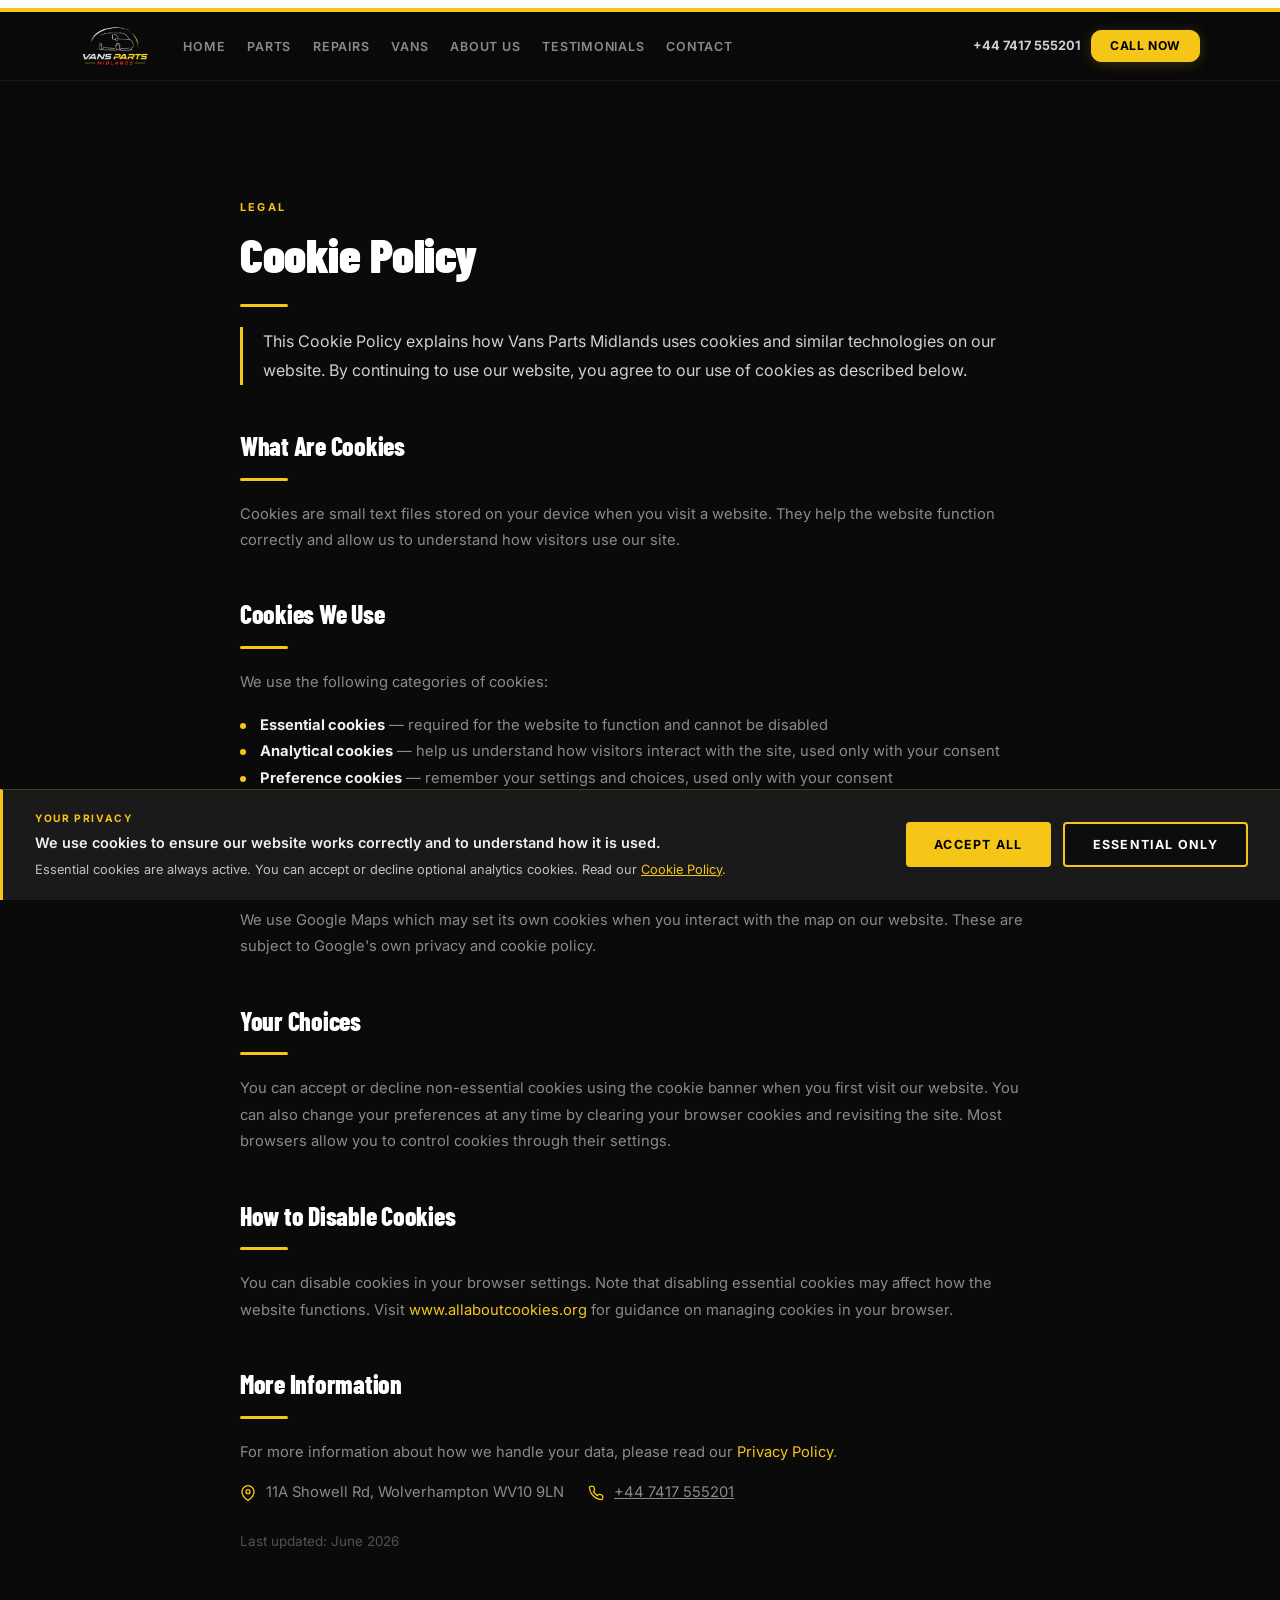
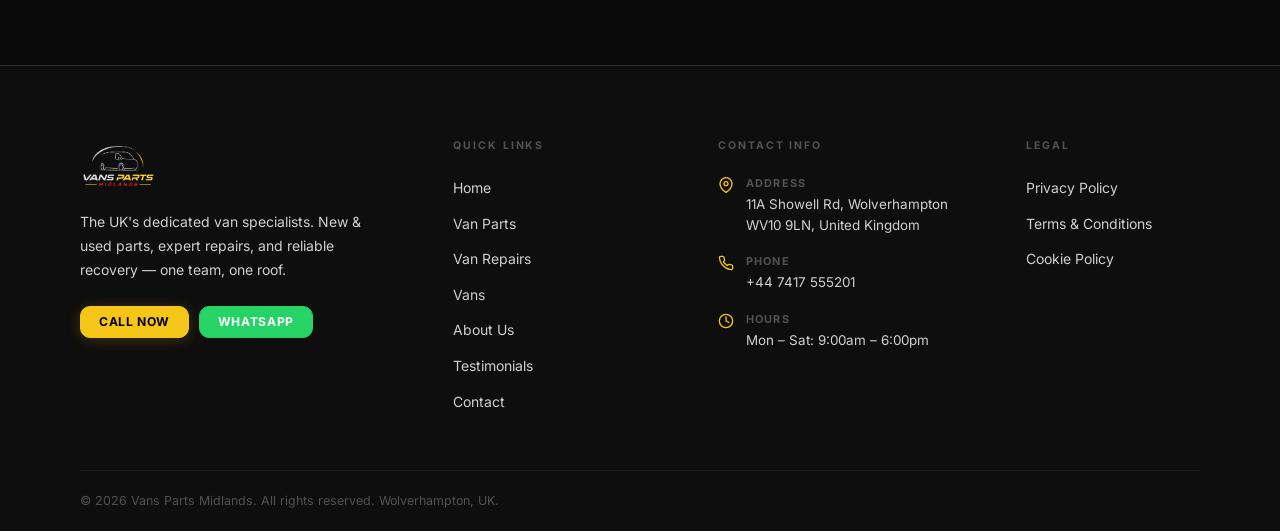
<file: cookies.html>
<!doctype html>
<html lang="en"><head>
  <meta charset="UTF-8">
  <meta name="viewport" content="width=device-width, initial-scale=1.0">


  <!-- Consent Mode v2 (default denied) — must load before GTM -->
  <script>
    window.dataLayer = window.dataLayer || [];
    function gtag(){dataLayer.push(arguments);}
    gtag('consent','default',{
      'ad_storage':'denied','analytics_storage':'denied',
      'ad_user_data':'denied','ad_personalization':'denied',
      'wait_for_update':500
    });
  </script>
  <!-- Google Tag Manager -->
  <script>(function(w,d,s,l,i){w[l]=w[l]||[];w[l].push({'gtm.start':
  new Date().getTime(),event:'gtm.js'});var f=d.getElementsByTagName(s)[0],
  j=d.createElement(s),dl=l!='dataLayer'?'&l='+l:'';j.async=true;j.src=
  'https://www.googletagmanager.com/gtm.js?id='+i+dl;f.parentNode.insertBefore(j,f);
  })(window,document,'script','dataLayer','GTM-PCZ3P5LW');</script>
  <!-- End Google Tag Manager -->
  <link rel="canonical" href="https://vanspartsmidlands.co.uk/cookies.html">
  <meta name="referrer" content="strict-origin-when-cross-origin">
  <meta name="theme-color" content="#0A0A0A">
  <link rel="icon" href="/favicon.ico" sizes="any">
  <link rel="icon" type="image/png" sizes="32x32" href="/favicon-32x32.png">
  <link rel="icon" type="image/png" sizes="16x16" href="/favicon-16x16.png">
  <link rel="apple-touch-icon" sizes="180x180" href="/apple-touch-icon.png">
  <link rel="manifest" href="/site.webmanifest">
  <meta property="og:title" content="Cookie Policy | Vans Parts Midlands — Wolverhampton">
  <meta property="og:description" content="Cookie Policy for Vans Parts Midlands. Learn how we use cookies on our website.">
  <meta property="og:type" content="website">
  <meta property="og:url" content="https://vanspartsmidlands.co.uk/cookies.html">
  <meta property="og:image" content="https://vanspartsmidlands.co.uk/og-image.jpg">
  <meta property="og:site_name" content="Vans Parts Midlands">
  <meta name="twitter:card" content="summary_large_image">
  <meta name="twitter:title" content="Cookie Policy | Vans Parts Midlands — Wolverhampton">
  <meta name="twitter:description" content="Cookie Policy for Vans Parts Midlands. Learn how we use cookies on our website.">
  <meta name="twitter:image" content="https://vanspartsmidlands.co.uk/og-image.jpg">

  <title>Cookie Policy | Vans Parts Midlands — Wolverhampton</title>
  <meta name="description" content="Cookie Policy for Vans Parts Midlands. Learn how we use cookies on our website.">
  <link rel="preconnect" href="https://fonts.googleapis.com">
  <link rel="preconnect" href="https://fonts.gstatic.com" crossorigin="">
  <link href="https://fonts.googleapis.com/css2?family=Barlow+Condensed:wght@600;700;800;900&family=Inter:wght@400;500;600;700&display=swap" rel="stylesheet">
  <link rel="stylesheet" href="css/style.css">
  <style>
    .policy-content { max-width: 800px; margin: 0 auto; }
    .policy-content h2 {
      font-family: var(--font-d);
      font-size: clamp(1.3rem, 3vw, 1.6rem);
      font-weight: 800;
      color: var(--c-white);
      margin-top: 48px;
      margin-bottom: 8px;
    }
    .policy-content .gold-line { margin-bottom: 20px; }
    .policy-content p {
      font-size: 0.92rem;
      color: var(--c-fg3);
      line-height: 1.8;
      margin-bottom: 16px;
    }
    .policy-content ul {
      list-style: none;
      padding: 0;
      margin: 0 0 16px;
    }
    .policy-content ul li {
      font-size: 0.92rem;
      color: var(--c-fg3);
      line-height: 1.8;
      padding-left: 20px;
      position: relative;
    }
    .policy-content ul li::before {
      content: '';
      position: absolute;
      left: 0;
      top: 11px;
      width: 6px;
      height: 6px;
      border-radius: 50%;
      background: var(--c-gold);
    }
    .policy-intro {
      font-size: 1rem !important;
      color: var(--c-fg2) !important;
      line-height: 1.8;
      margin-bottom: 32px !important;
      border-left: 3px solid var(--c-gold);
      padding-left: 20px;
    }
  </style>
</head>
<body>
<!-- Google Tag Manager (noscript) -->
<noscript><iframe src="https://www.googletagmanager.com/ns.html?id=GTM-PCZ3P5LW"
height="0" width="0" style="display:none;visibility:hidden"></iframe></noscript>
<!-- End Google Tag Manager (noscript) -->
<a class="skip-link" href="#content">Skip to main content</a>


  <!-- ===== NAVIGATION ===== -->
  <nav class="nav" role="navigation" aria-label="Main navigation">
    <div class="nav-inner">
      <a href="index.html" class="nav-logo" aria-label="Vans Parts Midlands — Home">
        <img src="logo.png" alt="Vans Parts Midlands logo">
      </a>
      <ul class="nav-links" role="list">
        <li><a href="index.html">Home</a></li>
        <li><a href="parts.html">Parts</a></li>
        <li><a href="repairs.html">Repairs</a></li>
        <li><a href="vans.html">Vans</a></li>
        <li><a href="about.html">About Us</a></li>
        <li><a href="testimonials.html">Testimonials</a></li>
        <li><a href="contact.html">Contact</a></li>
      </ul>
      <div class="nav-right">
        <a href="tel:+447417555201" class="nav-phone">+44 7417 555201</a>
        <a href="tel:+447417555201" class="btn btn-primary btn-sm">Call Now</a>
        <button class="hamburger" aria-label="Open menu" aria-expanded="false">
          <span></span><span></span><span></span>
        </button>
      </div>
    </div>
  </nav>

  <div class="mobile-menu" role="menu">
    <a href="index.html">Home</a>
    <a href="parts.html">Parts</a>
    <a href="repairs.html">Repairs</a>
    <a href="vans.html">Vans</a>
    <a href="about.html">About Us</a>
    <a href="testimonials.html">Testimonials</a>
    <a href="contact.html">Contact</a>
    <div class="mobile-menu-ctas">
      <a href="tel:+447417555201" class="btn btn-primary">Call Now</a>
      <a href="https://wa.me/447417555201" class="btn btn-whatsapp" target="_blank" rel="noopener">WhatsApp</a>
    </div>
  </div>

  <main id="content">

    <section class="section" style="background:var(--c-bg);padding-top:120px;">
      <div class="container">
        <div class="policy-content">

          <span class="eyebrow">Legal</span>
          <h1 style="font-family:var(--font-d);font-size:clamp(2rem,5vw,3rem);font-weight:900;color:var(--c-white);margin-bottom:24px;">Cookie Policy</h1>
          <div class="gold-line"></div>

          <p class="policy-intro">This Cookie Policy explains how Vans Parts Midlands uses cookies and similar technologies on our website. By continuing to use our website, you agree to our use of cookies as described below.</p>

          <h2>What Are Cookies</h2>
          <div class="gold-line"></div>
          <p>Cookies are small text files stored on your device when you visit a website. They help the website function correctly and allow us to understand how visitors use our site.</p>

          <h2>Cookies We Use</h2>
          <div class="gold-line"></div>
          <p>We use the following categories of cookies:</p>
          <ul>
            <li><strong style="color:var(--c-fg1);">Essential cookies</strong> — required for the website to function and cannot be disabled</li>
            <li><strong style="color:var(--c-fg1);">Analytical cookies</strong> — help us understand how visitors interact with the site, used only with your consent</li>
            <li><strong style="color:var(--c-fg1);">Preference cookies</strong> — remember your settings and choices, used only with your consent</li>
          </ul>

          <h2>Third-Party Cookies</h2>
          <div class="gold-line"></div>
          <p>We use Google Maps which may set its own cookies when you interact with the map on our website. These are subject to Google's own privacy and cookie policy.</p>

          <h2>Your Choices</h2>
          <div class="gold-line"></div>
          <p>You can accept or decline non-essential cookies using the cookie banner when you first visit our website. You can also change your preferences at any time by clearing your browser cookies and revisiting the site. Most browsers allow you to control cookies through their settings.</p>

          <h2>How to Disable Cookies</h2>
          <div class="gold-line"></div>
          <p>You can disable cookies in your browser settings. Note that disabling essential cookies may affect how the website functions. Visit <a href="https://www.allaboutcookies.org" target="_blank" rel="noopener" style="color:var(--c-gold);">www.allaboutcookies.org</a> for guidance on managing cookies in your browser.</p>

          <h2>More Information</h2>
          <div class="gold-line"></div>
          <p>For more information about how we handle your data, please read our <a href="privacy-policy.html" style="color:var(--c-gold);">Privacy Policy</a>.</p>
          <div style="display:flex;flex-wrap:wrap;gap:24px;margin-top:8px;">
            <div style="display:flex;align-items:center;gap:10px;">
              <svg width="16" height="16" viewBox="0 0 24 24" fill="none" stroke="currentColor" stroke-width="2" stroke-linecap="round" stroke-linejoin="round" style="color:var(--c-gold);flex-shrink:0;"><path d="M21 10c0 7-9 13-9 13s-9-6-9-13a9 9 0 0 1 18 0z"></path><circle cx="12" cy="10" r="3"></circle></svg>
              <span style="font-size:0.92rem;color:var(--c-fg3);">11A Showell Rd, Wolverhampton WV10 9LN</span>
            </div>
            <div style="display:flex;align-items:center;gap:10px;">
              <svg width="16" height="16" viewBox="0 0 24 24" fill="none" stroke="currentColor" stroke-width="2" stroke-linecap="round" stroke-linejoin="round" style="color:var(--c-gold);flex-shrink:0;"><path d="M22 16.92v3a2 2 0 0 1-2.18 2 19.79 19.79 0 0 1-8.63-3.07 19.5 19.5 0 0 1-6-6 19.79 19.79 0 0 1-3.07-8.67A2 2 0 0 1 4.11 2h3a2 2 0 0 1 2 1.72c.12.96.36 1.9.7 2.81a2 2 0 0 1-.45 2.11L8.09 9.91a16 16 0 0 0 6 6l1.27-1.27a2 2 0 0 1 2.11-.45c.91.34 1.85.58 2.81.7A2 2 0 0 1 22 16.92z"></path></svg>
              <a href="tel:+447417555201" style="font-size:0.92rem;color:var(--c-fg3);text-decoration:underline;">+44 7417 555201</a>
            </div>
          </div>
          <p style="color:var(--c-fg4);font-size:0.84rem;margin-top:24px;">Last updated: June 2026</p>

        
      </div>
    </section>

  </main>

  <!-- ===== FOOTER ===== -->

<footer class="footer" role="contentinfo">
    <div class="container">
      <div class="footer-grid">
        <div class="footer-brand">
          <a href="index.html" aria-label="Vans Parts Midlands — Home">
            <img src="logo.png" alt="Vans Parts Midlands" class="footer-logo">
          </a>
          <p>The UK's dedicated van specialists. New &amp; used parts, expert repairs, and reliable recovery — one team, one roof.</p>
          <div class="footer-btns">
            <a href="tel:+447417555201" class="btn btn-primary btn-sm">Call Now</a>
            <a href="https://wa.me/447417555201" class="btn btn-whatsapp btn-sm" target="_blank" rel="noopener">WhatsApp</a>
          </div>
        </div>
        <div>
          <div class="footer-heading">Quick Links</div>
          <ul class="footer-links" role="list">
            <li><a href="index.html">Home</a></li>
            <li><a href="parts.html">Van Parts</a></li>
            <li><a href="repairs.html">Van Repairs</a></li>
            <li><a href="vans.html">Vans</a></li>
            <li><a href="about.html">About Us</a></li>
            <li><a href="testimonials.html">Testimonials</a></li>
            <li><a href="contact.html">Contact</a></li>
          </ul>
        </div>
        <div>
          <div class="footer-heading">Contact Info</div>
          <div class="footer-contact-list">
            <div class="footer-ci">
              <span class="footer-ci-icon"><svg width="16" height="16" viewBox="0 0 24 24" fill="none" stroke="currentColor" stroke-width="2" stroke-linecap="round" stroke-linejoin="round"><path d="M21 10c0 7-9 13-9 13s-9-6-9-13a9 9 0 0 1 18 0z"></path><circle cx="12" cy="10" r="3"></circle></svg></span>
              <div class="footer-ci-text"><strong>Address</strong>11A Showell Rd, Wolverhampton<br>WV10 9LN, United Kingdom</div>
            </div>
            <div class="footer-ci">
              <span class="footer-ci-icon"><svg width="16" height="16" viewBox="0 0 24 24" fill="none" stroke="currentColor" stroke-width="2" stroke-linecap="round" stroke-linejoin="round"><path d="M22 16.92v3a2 2 0 0 1-2.18 2 19.79 19.79 0 0 1-8.63-3.07 19.5 19.5 0 0 1-6-6 19.79 19.79 0 0 1-3.07-8.67A2 2 0 0 1 4.11 2h3a2 2 0 0 1 2 1.72c.12.96.36 1.9.7 2.81a2 2 0 0 1-.45 2.11L8.09 9.91a16 16 0 0 0 6 6l1.27-1.27a2 2 0 0 1 2.11-.45c.91.34 1.85.58 2.81.7A2 2 0 0 1 22 16.92z"></path></svg></span>
              <div class="footer-ci-text"><strong>Phone</strong><a href="tel:+447417555201">+44 7417 555201</a></div>
            </div>
            <div class="footer-ci">
              <span class="footer-ci-icon"><svg width="16" height="16" viewBox="0 0 24 24" fill="none" stroke="currentColor" stroke-width="2" stroke-linecap="round" stroke-linejoin="round"><circle cx="12" cy="12" r="10"></circle><polyline points="12 6 12 12 16 14"></polyline></svg></span>
              <div class="footer-ci-text"><strong>Hours</strong>Mon – Sat: 9:00am – 6:00pm</div>
            </div>
          </div>
        </div>
        <div>
          <div class="footer-heading">Legal</div>
          <ul class="footer-links" role="list">
            <li><a href="privacy-policy.html">Privacy Policy</a></li>
            <li><a href="terms.html">Terms &amp; Conditions</a></li>
            <li><a href="cookies.html">Cookie Policy</a></li>
          </ul>
        </div>
      </div>
      <div class="footer-bottom">
        <div class="footer-copy">© 2026 Vans Parts Midlands. All rights reserved. Wolverhampton, UK.</div>

      </div>
    </div>
  </footer>

  <script src="js/main.js"></script>
  <script src="js/cookie-banner.js"></script>

</body></html>
</file>
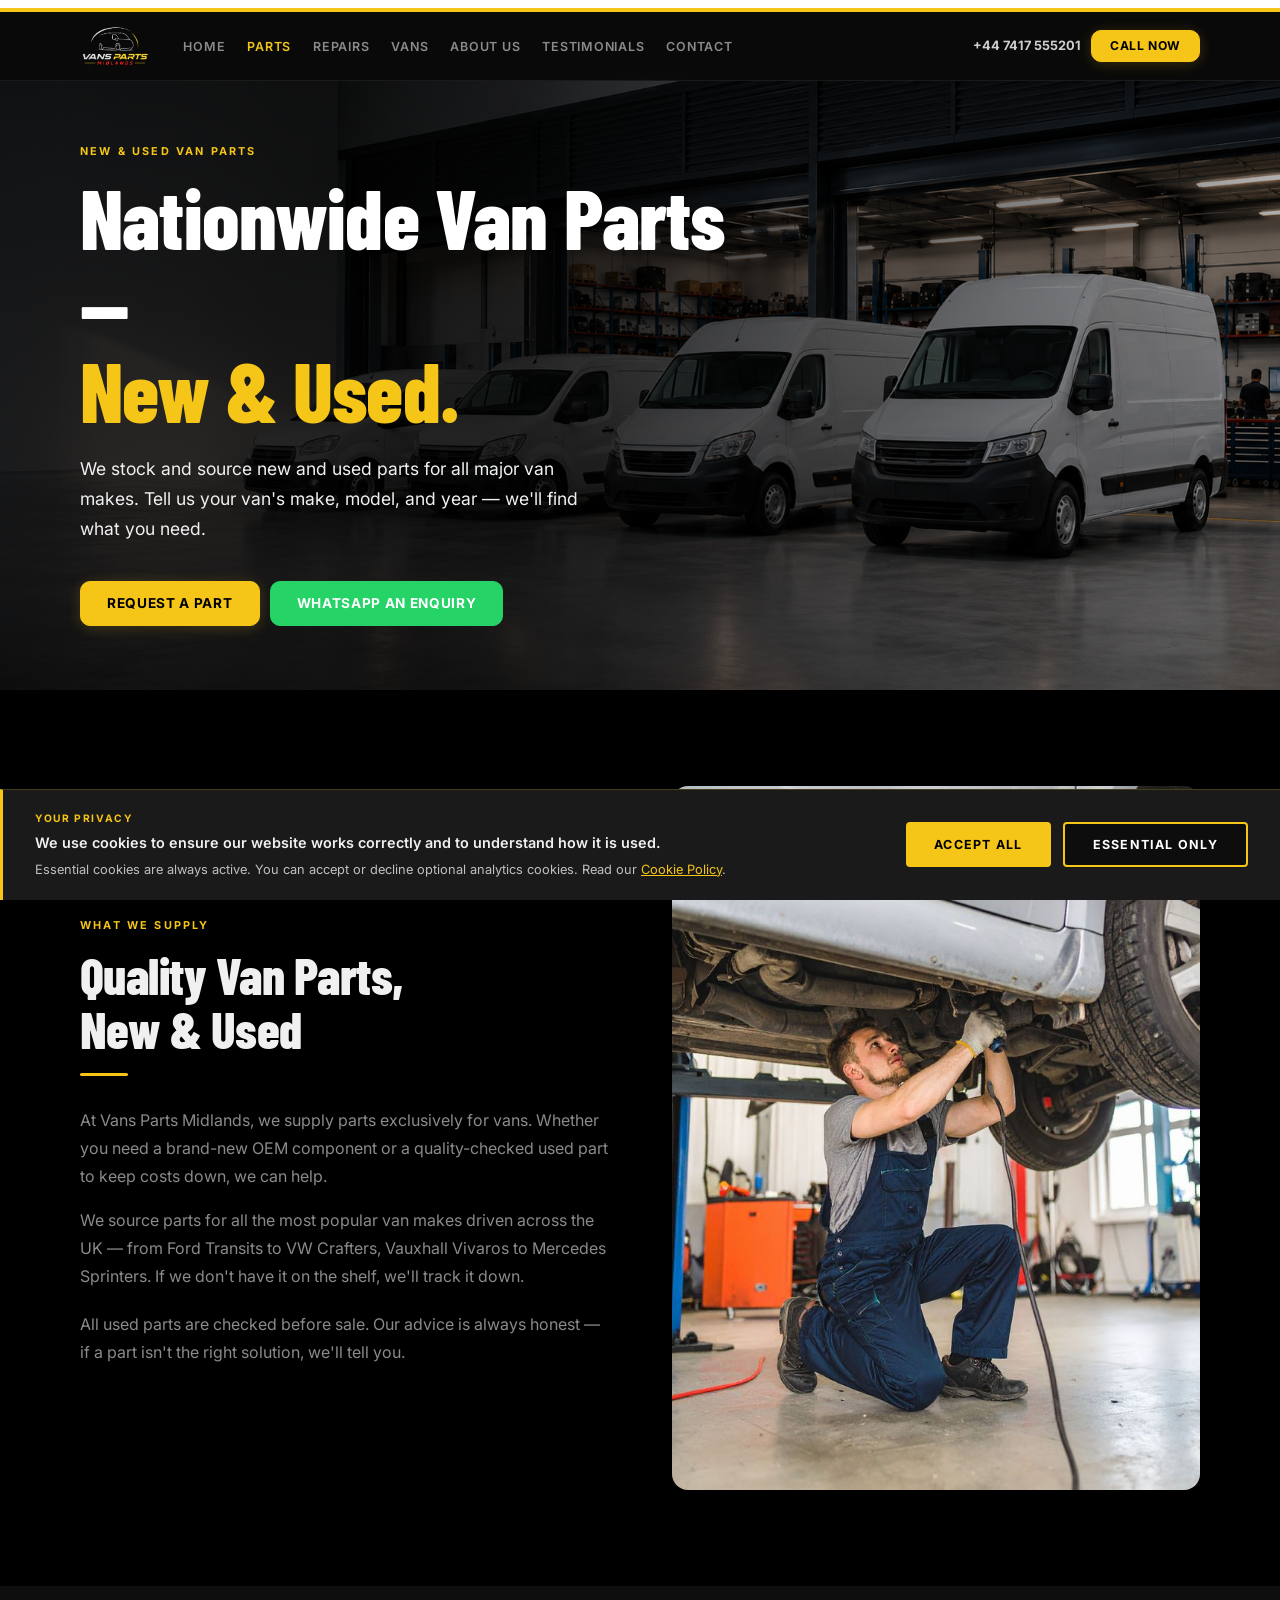
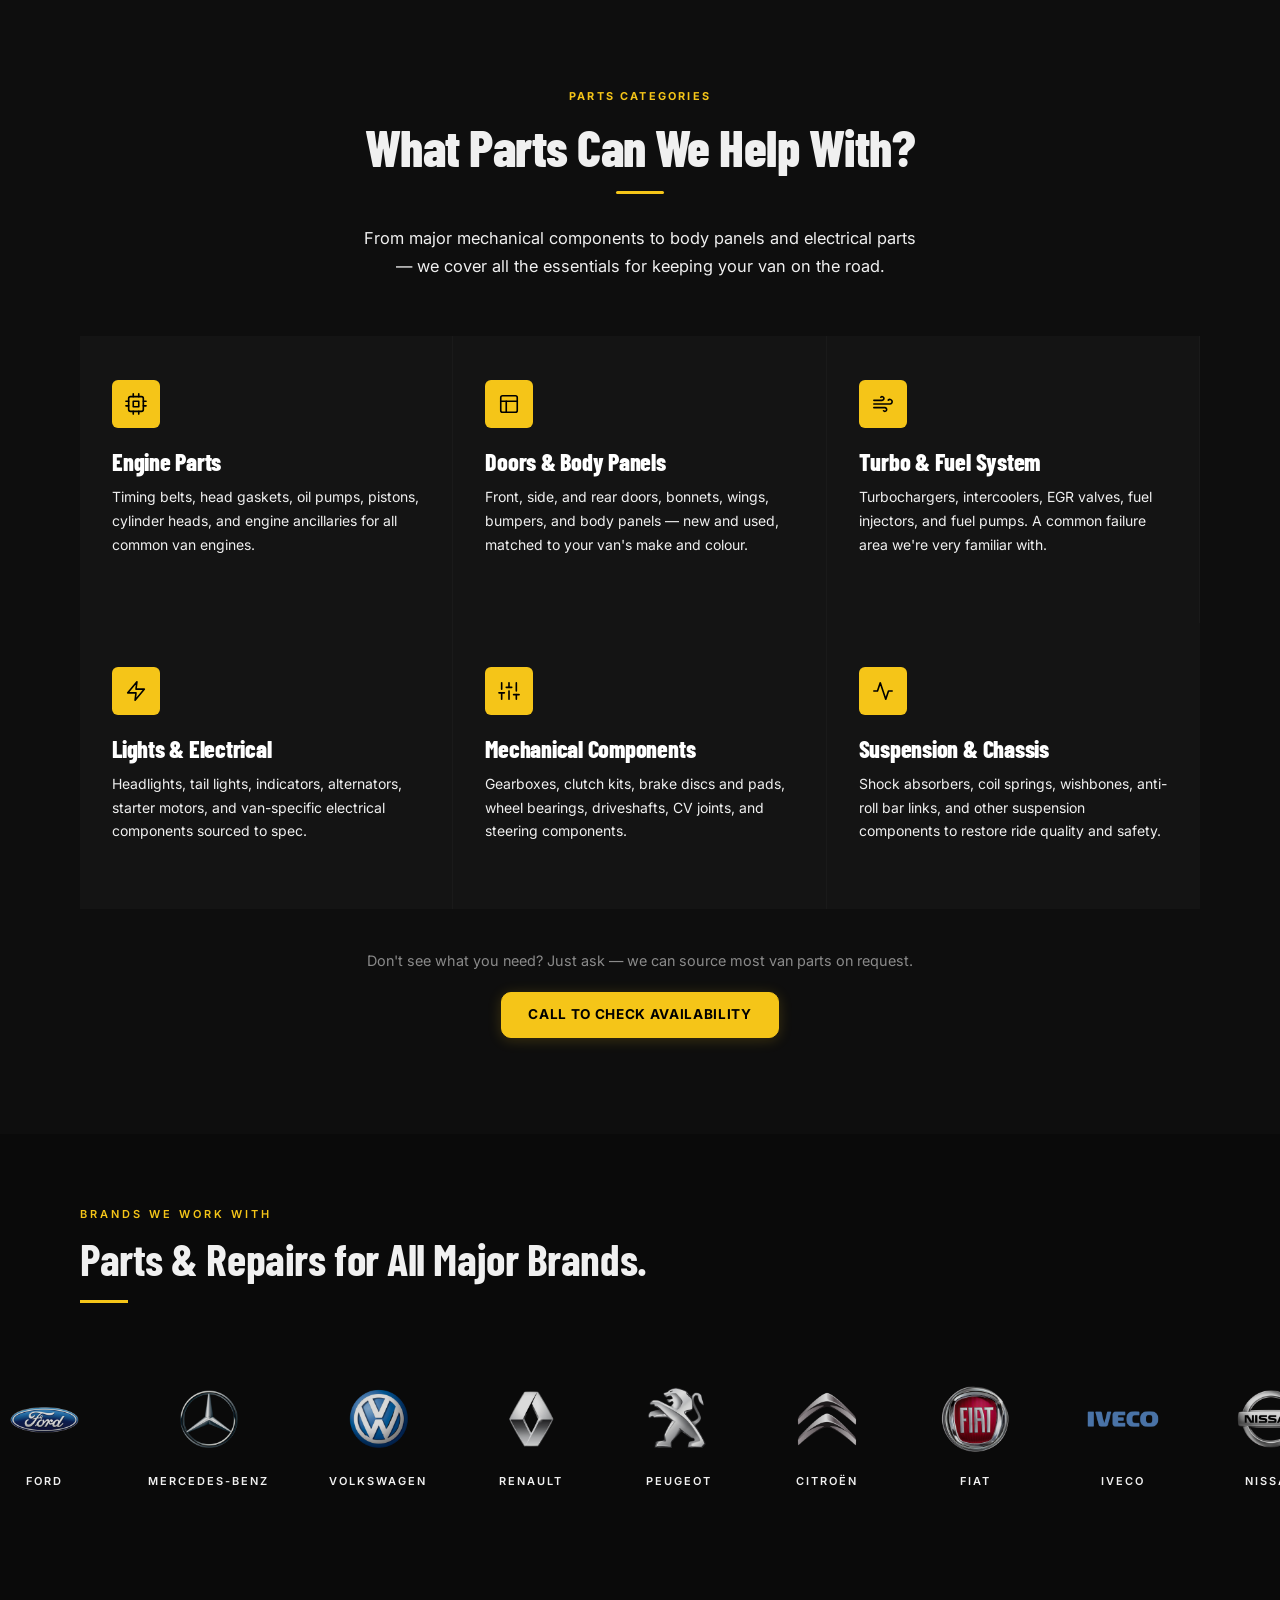
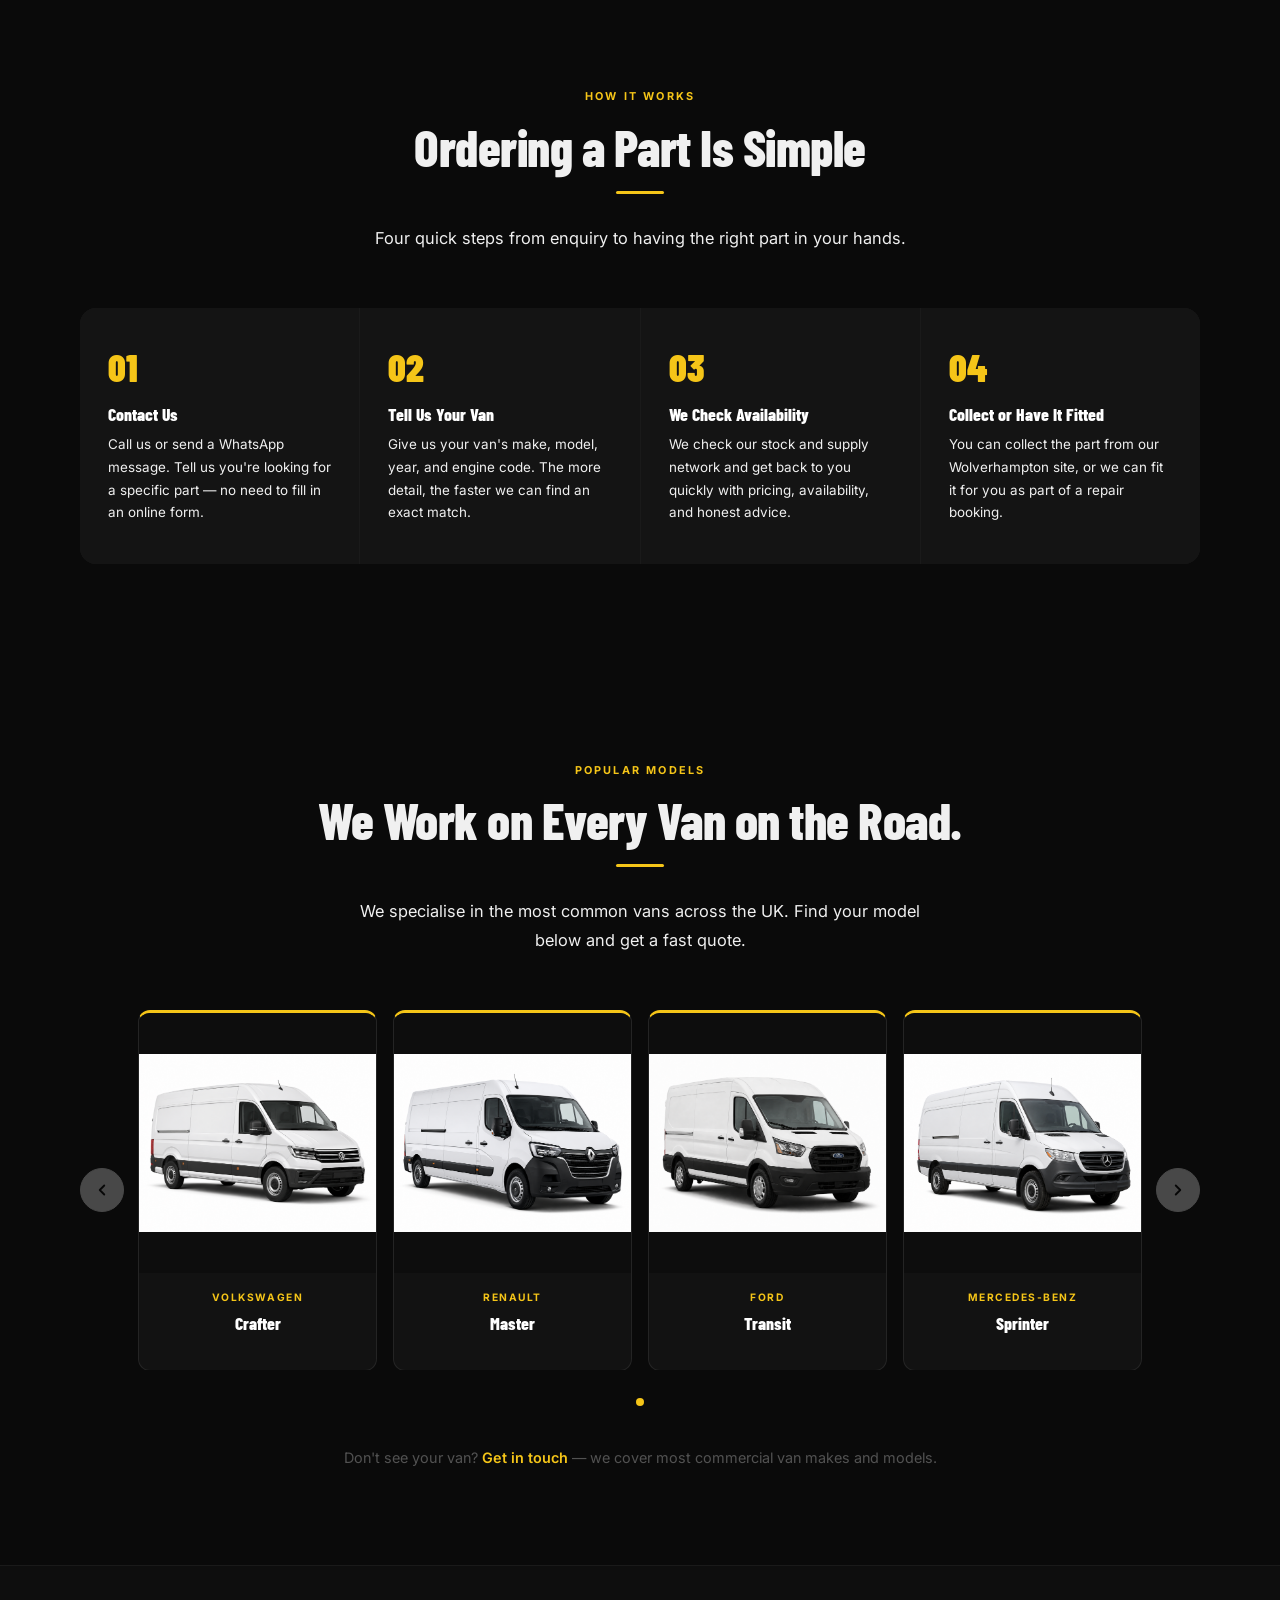
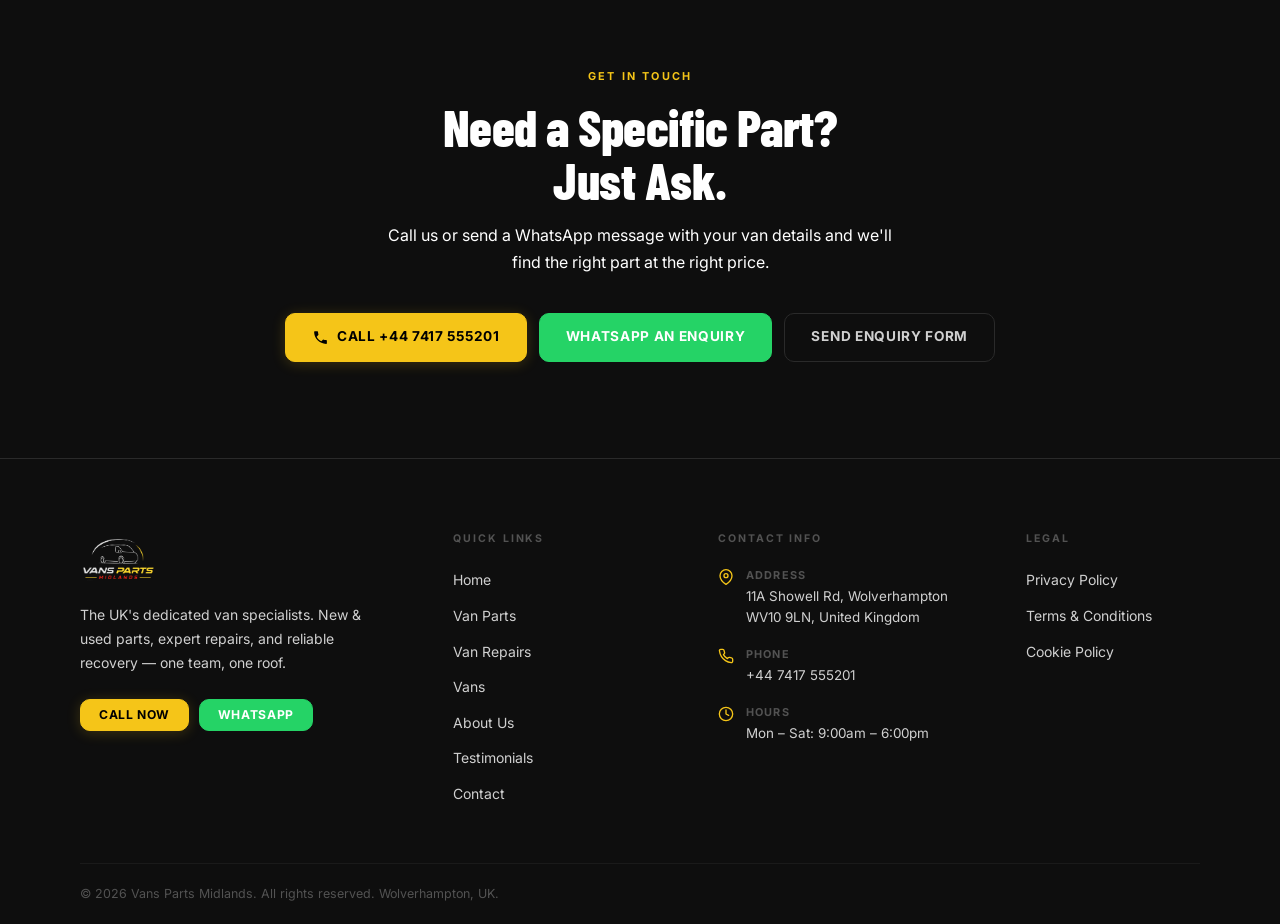
<file: parts.html>
<!doctype html>
<html lang="en"><head>
  <meta charset="UTF-8">
  <meta name="viewport" content="width=device-width, initial-scale=1.0">


  <!-- Consent Mode v2 (default denied) — must load before GTM -->
  <script>
    window.dataLayer = window.dataLayer || [];
    function gtag(){dataLayer.push(arguments);}
    gtag('consent','default',{
      'ad_storage':'denied','analytics_storage':'denied',
      'ad_user_data':'denied','ad_personalization':'denied',
      'wait_for_update':500
    });
  </script>
  <!-- Google Tag Manager -->
  <script>(function(w,d,s,l,i){w[l]=w[l]||[];w[l].push({'gtm.start':
  new Date().getTime(),event:'gtm.js'});var f=d.getElementsByTagName(s)[0],
  j=d.createElement(s),dl=l!='dataLayer'?'&l='+l:'';j.async=true;j.src=
  'https://www.googletagmanager.com/gtm.js?id='+i+dl;f.parentNode.insertBefore(j,f);
  })(window,document,'script','dataLayer','GTM-PCZ3P5LW');</script>
  <!-- End Google Tag Manager -->
  <link rel="canonical" href="https://vanspartsmidlands.co.uk/parts.html">
  <meta name="referrer" content="strict-origin-when-cross-origin">
  <meta name="theme-color" content="#0A0A0A">
  <link rel="icon" href="/favicon.ico" sizes="any">
  <link rel="icon" type="image/png" sizes="32x32" href="/favicon-32x32.png">
  <link rel="icon" type="image/png" sizes="16x16" href="/favicon-16x16.png">
  <link rel="apple-touch-icon" sizes="180x180" href="/apple-touch-icon.png">
  <link rel="manifest" href="/site.webmanifest">
  <meta property="og:title" content="Van Parts — New &amp; Used | Vans Parts Midlands, Wolverhampton">
  <meta property="og:description" content="New and used van parts for Ford Transit, VW Crafter, Vauxhall Vivaro, Mercedes Sprinter and more. Based in Wolverhampton. Call +44 7417 555201 to check availability.">
  <meta property="og:type" content="website">
  <meta property="og:url" content="https://vanspartsmidlands.co.uk/parts.html">
  <meta property="og:image" content="https://vanspartsmidlands.co.uk/og-image.jpg">
  <meta property="og:site_name" content="Vans Parts Midlands">
  <meta name="twitter:card" content="summary_large_image">
  <meta name="twitter:title" content="Van Parts — New &amp; Used | Vans Parts Midlands, Wolverhampton">
  <meta name="twitter:description" content="New and used van parts for Ford Transit, VW Crafter, Vauxhall Vivaro, Mercedes Sprinter and more. Based in Wolverhampton. Call +44 7417 555201 to check availability.">
  <meta name="twitter:image" content="https://vanspartsmidlands.co.uk/og-image.jpg">

  <title>Van Parts — New &amp; Used | Vans Parts Midlands, Wolverhampton</title>
  <meta name="description" content="New and used van parts for Ford Transit, VW Crafter, Vauxhall Vivaro, Mercedes Sprinter and more. Based in Wolverhampton. Call +44 7417 555201 to check availability.">
  <link rel="preconnect" href="https://fonts.googleapis.com">
  <link rel="preconnect" href="https://fonts.gstatic.com" crossorigin="">
  <link href="https://fonts.googleapis.com/css2?family=Barlow+Condensed:wght@600;700;800;900&amp;family=Inter:wght@400;500;600;700&amp;display=swap" rel="stylesheet">
  <link rel="stylesheet" href="css/style.css">
</head>
<body>
<!-- Google Tag Manager (noscript) -->
<noscript><iframe src="https://www.googletagmanager.com/ns.html?id=GTM-PCZ3P5LW"
height="0" width="0" style="display:none;visibility:hidden"></iframe></noscript>
<!-- End Google Tag Manager (noscript) -->
<a class="skip-link" href="#content">Skip to main content</a>


  <!-- ===== NAVIGATION ===== -->
  <nav class="nav" role="navigation" aria-label="Main navigation">
    <div class="nav-inner">
      <a href="index.html" class="nav-logo" aria-label="Vans Parts Midlands — Home">
        <img src="logo.png" alt="Vans Parts Midlands logo">
      </a>
      <ul class="nav-links" role="list">
        <li><a href="index.html">Home</a></li>
        <li><a href="parts.html" class="active">Parts</a></li>
        <li><a href="repairs.html">Repairs</a></li>
        <li><a href="vans.html">Vans</a></li>
        <li><a href="about.html">About Us</a></li>
        <li><a href="testimonials.html">Testimonials</a></li>
        <li><a href="contact.html">Contact</a></li>
      </ul>
      <div class="nav-right">
        <a href="tel:+447417555201" class="nav-phone">+44 7417 555201</a>
        <a href="tel:+447417555201" class="btn btn-primary btn-sm">Call Now</a>
        <button class="hamburger" aria-label="Open menu" aria-expanded="false">
          <span></span><span></span><span></span>
        </button>
      </div>
    </div>
  </nav>

  <div class="mobile-menu" role="menu">
    <a href="index.html">Home</a>
    <a href="parts.html">Parts</a>
    <a href="repairs.html">Repairs</a>
    <a href="vans.html">Vans</a>
    <a href="about.html">About Us</a>
    <a href="testimonials.html">Testimonials</a>
    <a href="contact.html">Contact</a>
    <div class="mobile-menu-ctas">
      <a href="tel:+447417555201" class="btn btn-primary">Call Now</a>
      <a href="https://wa.me/447417555201" class="btn btn-whatsapp" target="_blank" rel="noopener">WhatsApp</a>
    </div>
  </div>

  <main id="content">

    <!-- ===== HERO ===== -->
    <section class="hero hero-short" aria-label="Parts hero" data-od-id="parts-hero">
      <div class="hero-bg" style="background-image: url('mq2adkyg-ChatGPT-Image-May-27_-2026_-11_28_02-AM.png'); background-position: center center;"></div>
      <div class="hero-overlay"></div>
      <div class="container">
        <div class="hero-content">
          <span class="eyebrow">New &amp; Used Van Parts</span>
          <h1>Nationwide Van Parts —<br><span class="accent">New &amp; Used.</span></h1>
          <p class="hero-sub">We stock and source new and used parts for all major van makes. Tell us your van's make, model, and year — we'll find what you need.</p>
          <div class="hero-actions">
            <a href="tel:+447417555201" class="btn btn-primary btn-lg">Request a Part</a>
            <a href="https://wa.me/447417555201" class="btn btn-whatsapp btn-lg" target="_blank" rel="noopener">WhatsApp an Enquiry</a>
          </div>
        </div>
      </div>
    </section>

    <!-- ===== INTRO TEXT ===== -->
    <section class="section" style="background-image: ; background-position-x: ; background-position-y: ; background-size: ; background-repeat: ; background-attachment: ; background-origin: ; background-clip: ; background-color: rgb(0, 0, 0);" data-od-id="parts-intro">
      <div class="container">
        <div class="split-2">
          <div>
            <span class="eyebrow">What We Supply</span>
            <h2>Quality Van Parts,<br>New &amp; Used</h2>
            <div class="gold-line"></div>
            <p style="color:var(--c-fg3);line-height:1.75;margin-bottom:16px;">At Vans Parts Midlands, we supply parts exclusively for vans. Whether you need a brand-new OEM component or a quality-checked used part to keep costs down, we can help.</p>
            <p style="color:var(--c-fg3);line-height:1.75;margin-bottom:20px;">We source parts for all the most popular van makes driven across the UK — from Ford Transits to VW Crafters, Vauxhall Vivaros to Mercedes Sprinters. If we don't have it on the shelf, we'll track it down.</p>
            <p style="color:var(--c-fg3);line-height:1.75;">All used parts are checked before sale. Our advice is always honest — if a part isn't the right solution, we'll tell you.</p>
          </div>
          <div class="img-frame" style="aspect-ratio:3/4;background:#0a0a0a;">
            <img src="parts-mechanic-under-van.jpg" alt="Vans Parts Midlands technician fitting parts under a van" loading="lazy" style="object-fit:cover; object-position:center center;">
          </div>
        </div>
      </div>
    </section>

    <!-- ===== PARTS CATEGORIES ===== -->
    <section class="section" style="background:var(--c-s0);" data-od-id="parts-categories">
      <div class="container">
        <div class="section-header center">
          <span class="eyebrow">Parts Categories</span>
          <h2>What Parts Can We Help With?</h2>
          <div class="gold-line center"></div>
          <p class="section-intro">From major mechanical components to body panels and electrical parts — we cover all the essentials for keeping your van on the road.</p>
        </div>
        <style>
          [data-od-id="parts-categories"] .services-grid { grid-template-columns: repeat(3, 1fr); }
          @media (max-width: 540px) {
            [data-od-id="parts-categories"] .services-grid { grid-template-columns: repeat(2, 1fr); }
            [data-od-id="parts-categories"] .service-card { border-right: 1px solid var(--c-border-sf); }
            [data-od-id="parts-categories"] .service-card:nth-child(2n) { border-right: none; }
          }
        </style>
        <div class="services-grid">
          <div class="service-card">
            <div class="svc-icon">
              <svg width="22" height="22" viewBox="0 0 24 24" fill="none" stroke="#000" stroke-width="1.75" stroke-linecap="round" stroke-linejoin="round" aria-hidden="true"><rect x="4" y="4" width="16" height="16" rx="2"></rect><rect x="9" y="9" width="6" height="6"></rect><line x1="9" y1="1" x2="9" y2="4"></line><line x1="15" y1="1" x2="15" y2="4"></line><line x1="9" y1="20" x2="9" y2="23"></line><line x1="15" y1="20" x2="15" y2="23"></line><line x1="20" y1="9" x2="23" y2="9"></line><line x1="20" y1="14" x2="23" y2="14"></line><line x1="1" y1="9" x2="4" y2="9"></line><line x1="1" y1="14" x2="4" y2="14"></line></svg>
            </div>
            <h3>Engine Parts</h3>
            <p>Timing belts, head gaskets, oil pumps, pistons, cylinder heads, and engine ancillaries for all common van engines.</p>
          </div>
          <div class="service-card">
            <div class="svc-icon">
              <svg width="22" height="22" viewBox="0 0 24 24" fill="none" stroke="#000" stroke-width="1.75" stroke-linecap="round" stroke-linejoin="round" aria-hidden="true"><rect x="3" y="3" width="18" height="18" rx="2"></rect><line x1="3" y1="9" x2="21" y2="9"></line><line x1="9" y1="21" x2="9" y2="9"></line></svg>
            </div>
            <h3>Doors &amp; Body Panels</h3>
            <p>Front, side, and rear doors, bonnets, wings, bumpers, and body panels — new and used, matched to your van's make and colour.</p>
          </div>
          <div class="service-card">
            <div class="svc-icon">
              <svg width="22" height="22" viewBox="0 0 24 24" fill="none" stroke="#000" stroke-width="1.75" stroke-linecap="round" stroke-linejoin="round" aria-hidden="true"><path d="M9.59 4.59A2 2 0 1 1 11 8H2m10.59 11.41A2 2 0 1 0 14 16H2m15.73-8.27A2.5 2.5 0 1 1 19.5 12H2"></path></svg>
            </div>
            <h3>Turbo &amp; Fuel System</h3>
            <p>Turbochargers, intercoolers, EGR valves, fuel injectors, and fuel pumps. A common failure area we're very familiar with.</p>
          </div>
          <div class="service-card">
            <div class="svc-icon">
              <svg width="22" height="22" viewBox="0 0 24 24" fill="none" stroke="#000" stroke-width="1.75" stroke-linecap="round" stroke-linejoin="round" aria-hidden="true"><polygon points="13 2 3 14 12 14 11 22 21 10 12 10 13 2"></polygon></svg>
            </div>
            <h3>Lights &amp; Electrical</h3>
            <p>Headlights, tail lights, indicators, alternators, starter motors, and van-specific electrical components sourced to spec.</p>
          </div>
          <div class="service-card">
            <div class="svc-icon">
              <svg width="22" height="22" viewBox="0 0 24 24" fill="none" stroke="#000" stroke-width="1.75" stroke-linecap="round" stroke-linejoin="round" aria-hidden="true"><line x1="4" y1="21" x2="4" y2="14"></line><line x1="4" y1="10" x2="4" y2="3"></line><line x1="12" y1="21" x2="12" y2="12"></line><line x1="12" y1="8" x2="12" y2="3"></line><line x1="20" y1="21" x2="20" y2="16"></line><line x1="20" y1="12" x2="20" y2="3"></line><line x1="1" y1="14" x2="7" y2="14"></line><line x1="9" y1="8" x2="15" y2="8"></line><line x1="17" y1="16" x2="23" y2="16"></line></svg>
            </div>
            <h3>Mechanical Components</h3>
            <p>Gearboxes, clutch kits, brake discs and pads, wheel bearings, driveshafts, CV joints, and steering components.</p>
          </div>
          <div class="service-card">
            <div class="svc-icon">
              <svg width="22" height="22" viewBox="0 0 24 24" fill="none" stroke="#000" stroke-width="1.75" stroke-linecap="round" stroke-linejoin="round" aria-hidden="true"><polyline points="22 12 18 12 15 21 9 3 6 12 2 12"></polyline></svg>
            </div>
            <h3>Suspension &amp; Chassis</h3>
            <p>Shock absorbers, coil springs, wishbones, anti-roll bar links, and other suspension components to restore ride quality and safety.</p>
          </div>
        </div>
        <div style="text-align:center;margin-top:40px;">
          <p style="color:var(--c-fg3);font-size:0.9rem;margin-bottom:20px;">Don't see what you need? Just ask — we can source most van parts on request.</p>
          <a href="tel:+447417555201" class="btn btn-primary btn-lg">Call to Check Availability</a>
        </div>
      </div>
    </section>


    <!-- BRANDS WE WORK WITH -->
  <section class="brands-ticker-section" data-od-id="brands-ticker">
    <div class="container">
      <div class="section-label">BRANDS WE WORK WITH</div>
      <h2 class="section-title">Parts & Repairs for All Major Brands.</h2>
      <div class="section-divider"></div>
    </div>
    <div class="ticker-strip" aria-label="Brands we work with">
      <div class="ticker-track">
        <!-- Set 1 -->
        <div class="brand-item"><img src="mq0zjakc-ford.png" alt="Ford" loading="lazy"><span>Ford</span></div>
        <div class="brand-item"><img src="mq0zjald-mercedes.png" alt="Mercedes-Benz" loading="lazy"><span>Mercedes-Benz</span></div>
        <div class="brand-item"><img src="mq1063o5-10.png" alt="Volkswagen" loading="lazy"><span>Volkswagen</span></div>
        <div class="brand-item"><img src="mq0zjal6-renault.png" alt="Renault" loading="lazy"><span>Renault</span></div>
        <div class="brand-item"><img src="mq0zjako-peugeot.png" alt="Peugeot" loading="lazy"><span>Peugeot</span></div>
        <div class="brand-item"><img src="mq0zjaiu-citroen.png" alt="Citroën" loading="lazy"><span>Citroën</span></div>
        <div class="brand-item"><img src="mq0zjaj9-fiat.png" alt="Fiat" loading="lazy"><span>Fiat</span></div>
        <div class="brand-item"><img src="mq1063o4-15.png" alt="Iveco" loading="lazy"><span>Iveco</span></div>
        <div class="brand-item"><img src="mq0zjalg-nissan.png" alt="Nissan" loading="lazy"><span>Nissan</span></div>
        <!-- Set 2 (duplicate for seamless loop) -->
        <div class="brand-item"><img src="mq0zjakc-ford.png" alt="Ford" loading="lazy"><span>Ford</span></div>
        <div class="brand-item"><img src="mq0zjald-mercedes.png" alt="Mercedes-Benz" loading="lazy"><span>Mercedes-Benz</span></div>
        <div class="brand-item"><img src="mq1063o5-10.png" alt="Volkswagen" loading="lazy"><span>Volkswagen</span></div>
        <div class="brand-item"><img src="mq0zjal6-renault.png" alt="Renault" loading="lazy"><span>Renault</span></div>
        <div class="brand-item"><img src="mq0zjako-peugeot.png" alt="Peugeot" loading="lazy"><span>Peugeot</span></div>
        <div class="brand-item"><img src="mq0zjaiu-citroen.png" alt="Citroën" loading="lazy"><span>Citroën</span></div>
        <div class="brand-item"><img src="mq0zjaj9-fiat.png" alt="Fiat" loading="lazy"><span>Fiat</span></div>
        <div class="brand-item"><img src="mq1063o4-15.png" alt="Iveco" loading="lazy"><span>Iveco</span></div>
        <div class="brand-item"><img src="mq0zjalg-nissan.png" alt="Nissan" loading="lazy"><span>Nissan</span></div>
      </div>
    </div>
  </section>

    <!-- ===== HOW TO ORDER ===== -->
    <section class="section" style="background:var(--c-bg);" data-od-id="order-process">
      <div class="container">
        <div class="section-header center">
          <span class="eyebrow">How It Works</span>
          <h2>Ordering a Part Is Simple</h2>
          <div class="gold-line center"></div>
          <p class="section-intro">Four quick steps from enquiry to having the right part in your hands.</p>
        </div>
        <div class="process-grid">
          <div class="process-step">
            <div class="step-circle">01</div>
            <h4>Contact Us</h4>
            <p>Call us or send a WhatsApp message. Tell us you're looking for a specific part — no need to fill in an online form.</p>
          </div>
          <div class="process-step">
            <div class="step-circle">02</div>
            <h4>Tell Us Your Van</h4>
            <p>Give us your van's make, model, year, and engine code. The more detail, the faster we can find an exact match.</p>
          </div>
          <div class="process-step">
            <div class="step-circle">03</div>
            <h4>We Check Availability</h4>
            <p>We check our stock and supply network and get back to you quickly with pricing, availability, and honest advice.</p>
          </div>
          <div class="process-step">
            <div class="step-circle">04</div>
            <h4>Collect or Have It Fitted</h4>
            <p>You can collect the part from our Wolverhampton site, or we can fit it for you as part of a repair booking.</p>
          </div>
        </div>
      </div>
    </section>


    <!-- ===== VAN MODELS CAROUSEL ===== -->
    <section class="section" style="background:var(--c-bg);" data-od-id="parts-van-models">
      <div class="container" style="text-align:center;">
        <div style="margin-bottom:56px;">
          <span class="eyebrow">POPULAR MODELS</span>
          <h2>We Work on Every Van on the Road.</h2>
          <div class="gold-line center"></div>
          <p class="section-intro" style="margin-left:auto;margin-right:auto;">We specialise in the most common vans across the UK. Find your model below and get a fast quote.</p>
        </div>
        <div class="vc-outer">
          <button class="vc-arrow vc-prev" aria-label="Previous van">
            <svg width="18" height="18" viewBox="0 0 24 24" fill="none" stroke="currentColor" stroke-width="2.5" stroke-linecap="round" stroke-linejoin="round"><polyline points="15 18 9 12 15 6"></polyline></svg>
          </button>
          <div class="vc-viewport">
            <div class="vc-track">
              <div class="van-card">
                <div class="van-img"><img src="images/van-vw-crafter.png" alt="Volkswagen Crafter"></div>
                <div class="van-info"><div class="van-make">VOLKSWAGEN</div><div class="van-model">Crafter</div></div>
              </div>
              <div class="van-card">
                <div class="van-img"><img src="images/van-renault-master.png" alt="Renault Master"></div>
                <div class="van-info"><div class="van-make">RENAULT</div><div class="van-model">Master</div></div>
              </div>
              <div class="van-card">
                <div class="van-img"><img src="images/van-ford-transit.png" alt="Ford Transit"></div>
                <div class="van-info"><div class="van-make">FORD</div><div class="van-model">Transit</div></div>
              </div>
              <div class="van-card">
                <div class="van-img"><img src="images/van-mercedes-sprinter.png" alt="Mercedes-Benz Sprinter"></div>
                <div class="van-info"><div class="van-make">MERCEDES-BENZ</div><div class="van-model">Sprinter</div></div>
              </div>
            </div>
          </div>
          <button class="vc-arrow vc-next" aria-label="Next van">
            <svg width="18" height="18" viewBox="0 0 24 24" fill="none" stroke="currentColor" stroke-width="2.5" stroke-linecap="round" stroke-linejoin="round"><polyline points="9 18 15 12 9 6"></polyline></svg>
          </button>
        </div>
        <div class="vc-dots" id="partsVcDots"></div>
        <p style="text-align:center;color:var(--c-fg4);margin-top:40px;font-size:0.9rem;">Don't see your van? <a href="contact.html" style="color:var(--c-gold);font-weight:600;">Get in touch</a> — we cover most commercial van makes and models.</p>
      </div>
      <script>
        (function(){
          var section = document.querySelector('[data-od-id="parts-van-models"]');
          var track   = section.querySelector('.vc-track');
          var vp      = section.querySelector('.vc-viewport');
          var prev    = section.querySelector('.vc-prev');
          var next    = section.querySelector('.vc-next');
          var dots    = section.querySelector('.vc-dots');
          var cards   = Array.from(track.querySelectorAll('.van-card'));
          var GAP=16, idx=0;
          function vis(){ return window.innerWidth<=480?1:window.innerWidth<=900?2:4; }
          function cw(){ return (vp.clientWidth-(vis()-1)*GAP)/vis(); }
          function max(){ return Math.max(0,cards.length-vis()); }
          function size(){ var w=cw(); cards.forEach(function(c){ c.style.width=w+'px'; }); }
          function mkDots(){
            dots.innerHTML='';
            for(var i=0;i<=max();i++){
              var d=document.createElement('button');
              d.className='vc-dot'+(i===idx?' active':'');
              d.setAttribute('aria-label','Slide '+(i+1));
              (function(i){ d.addEventListener('click',function(){ go(i); }); })(i);
              dots.appendChild(d);
            }
          }
          function go(n){
            idx=Math.max(0,Math.min(n,max()));
            track.style.transform='translateX(-'+idx*(cw()+GAP)+'px)';
            Array.from(dots.querySelectorAll('.vc-dot')).forEach(function(d,i){ d.classList.toggle('active',i===idx); });
            prev.disabled=idx===0; next.disabled=idx===max();
          }
          prev.addEventListener('click',function(){ go(idx-1); });
          next.addEventListener('click',function(){ go(idx+1); });
          function init(){ size(); idx=Math.min(idx,max()); mkDots(); go(idx); }
          init();
          window.addEventListener('resize',function(){ size(); idx=Math.min(idx,max()); mkDots(); go(idx); });
        })();
      </script>
    </section>

    <!-- ===== CTA ===== -->
    <section class="cta-block" data-od-id="parts-cta">
      <div class="container">
        <span class="eyebrow">Get in Touch</span>
        <h2>Need a Specific Part?<br>Just Ask.</h2>
        <p>Call us or send a WhatsApp message with your van details and we'll find the right part at the right price.</p>
        <div class="cta-actions">
          <a href="tel:+447417555201" class="btn btn-primary btn-lg">
            <svg width="17" height="17" viewBox="0 0 24 24" fill="currentColor" aria-hidden="true"><path d="M6.6 10.8c1.4 2.8 3.8 5.1 6.6 6.6l2.2-2.2c.3-.3.7-.4 1-.2 1.1.4 2.3.6 3.6.6.6 0 1 .4 1 1V20c0 .6-.4 1-1 1-9.4 0-17-7.6-17-17 0-.6.4-1 1-1h3.5c.6 0 1 .4 1 1 0 1.3.2 2.5.6 3.6.1.3 0 .7-.2 1L6.6 10.8z"></path></svg>
            Call +44 7417 555201
          </a>
          <a href="https://wa.me/447417555201" class="btn btn-whatsapp btn-lg" target="_blank" rel="noopener">WhatsApp an Enquiry</a>
          <a href="contact.html" class="btn btn-ghost btn-lg">Send Enquiry Form</a>
        </div>
      </div>
    </section>

</main>

  <!-- ===== FOOTER ===== -->

<footer class="footer" role="contentinfo">
    <div class="container">
      <div class="footer-grid">
        <div class="footer-brand">
          <a href="index.html" aria-label="Vans Parts Midlands — Home">
            <img src="logo.png" alt="Vans Parts Midlands" class="footer-logo">
          </a>
          <p>The UK's dedicated van specialists. New &amp; used parts, expert repairs, and reliable recovery — one team, one roof.</p>
          <div class="footer-btns">
            <a href="tel:+447417555201" class="btn btn-primary btn-sm">Call Now</a>
            <a href="https://wa.me/447417555201" class="btn btn-whatsapp btn-sm" target="_blank" rel="noopener">WhatsApp</a>
          </div>
        </div>
        <div>
          <div class="footer-heading">Quick Links</div>
          <ul class="footer-links" role="list">
            <li><a href="index.html">Home</a></li>
            <li><a href="parts.html">Van Parts</a></li>
            <li><a href="repairs.html">Van Repairs</a></li>
            <li><a href="vans.html">Vans</a></li>
            <li><a href="about.html">About Us</a></li>
            <li><a href="testimonials.html">Testimonials</a></li>
            <li><a href="contact.html">Contact</a></li>
          </ul>
        </div>
        <div>
          <div class="footer-heading">Contact Info</div>
          <div class="footer-contact-list">
            <div class="footer-ci">
              <span class="footer-ci-icon"><svg width="16" height="16" viewBox="0 0 24 24" fill="none" stroke="currentColor" stroke-width="2" stroke-linecap="round" stroke-linejoin="round"><path d="M21 10c0 7-9 13-9 13s-9-6-9-13a9 9 0 0 1 18 0z"></path><circle cx="12" cy="10" r="3"></circle></svg></span>
              <div class="footer-ci-text"><strong>Address</strong>11A Showell Rd, Wolverhampton<br>WV10 9LN, United Kingdom</div>
            </div>
            <div class="footer-ci">
              <span class="footer-ci-icon"><svg width="16" height="16" viewBox="0 0 24 24" fill="none" stroke="currentColor" stroke-width="2" stroke-linecap="round" stroke-linejoin="round"><path d="M22 16.92v3a2 2 0 0 1-2.18 2 19.79 19.79 0 0 1-8.63-3.07 19.5 19.5 0 0 1-6-6 19.79 19.79 0 0 1-3.07-8.67A2 2 0 0 1 4.11 2h3a2 2 0 0 1 2 1.72c.12.96.36 1.9.7 2.81a2 2 0 0 1-.45 2.11L8.09 9.91a16 16 0 0 0 6 6l1.27-1.27a2 2 0 0 1 2.11-.45c.91.34 1.85.58 2.81.7A2 2 0 0 1 22 16.92z"></path></svg></span>
              <div class="footer-ci-text"><strong>Phone</strong><a href="tel:+447417555201">+44 7417 555201</a></div>
            </div>
            <div class="footer-ci">
              <span class="footer-ci-icon"><svg width="16" height="16" viewBox="0 0 24 24" fill="none" stroke="currentColor" stroke-width="2" stroke-linecap="round" stroke-linejoin="round"><circle cx="12" cy="12" r="10"></circle><polyline points="12 6 12 12 16 14"></polyline></svg></span>
              <div class="footer-ci-text"><strong>Hours</strong>Mon – Sat: 9:00am – 6:00pm</div>
            </div>
          </div>
        </div>
        <div>
          <div class="footer-heading">Legal</div>
          <ul class="footer-links" role="list">
            <li><a href="privacy-policy.html">Privacy Policy</a></li>
            <li><a href="terms.html">Terms &amp; Conditions</a></li>
            <li><a href="cookies.html">Cookie Policy</a></li>
          </ul>
        </div>
      </div>
      <div class="footer-bottom">
        <div class="footer-copy">© 2026 Vans Parts Midlands. All rights reserved. Wolverhampton, UK.</div>

      </div>
    </div>
  </footer>

  <script src="js/main.js"></script>
  <script src="js/cookie-banner.js"></script>


</body></html>
</file>
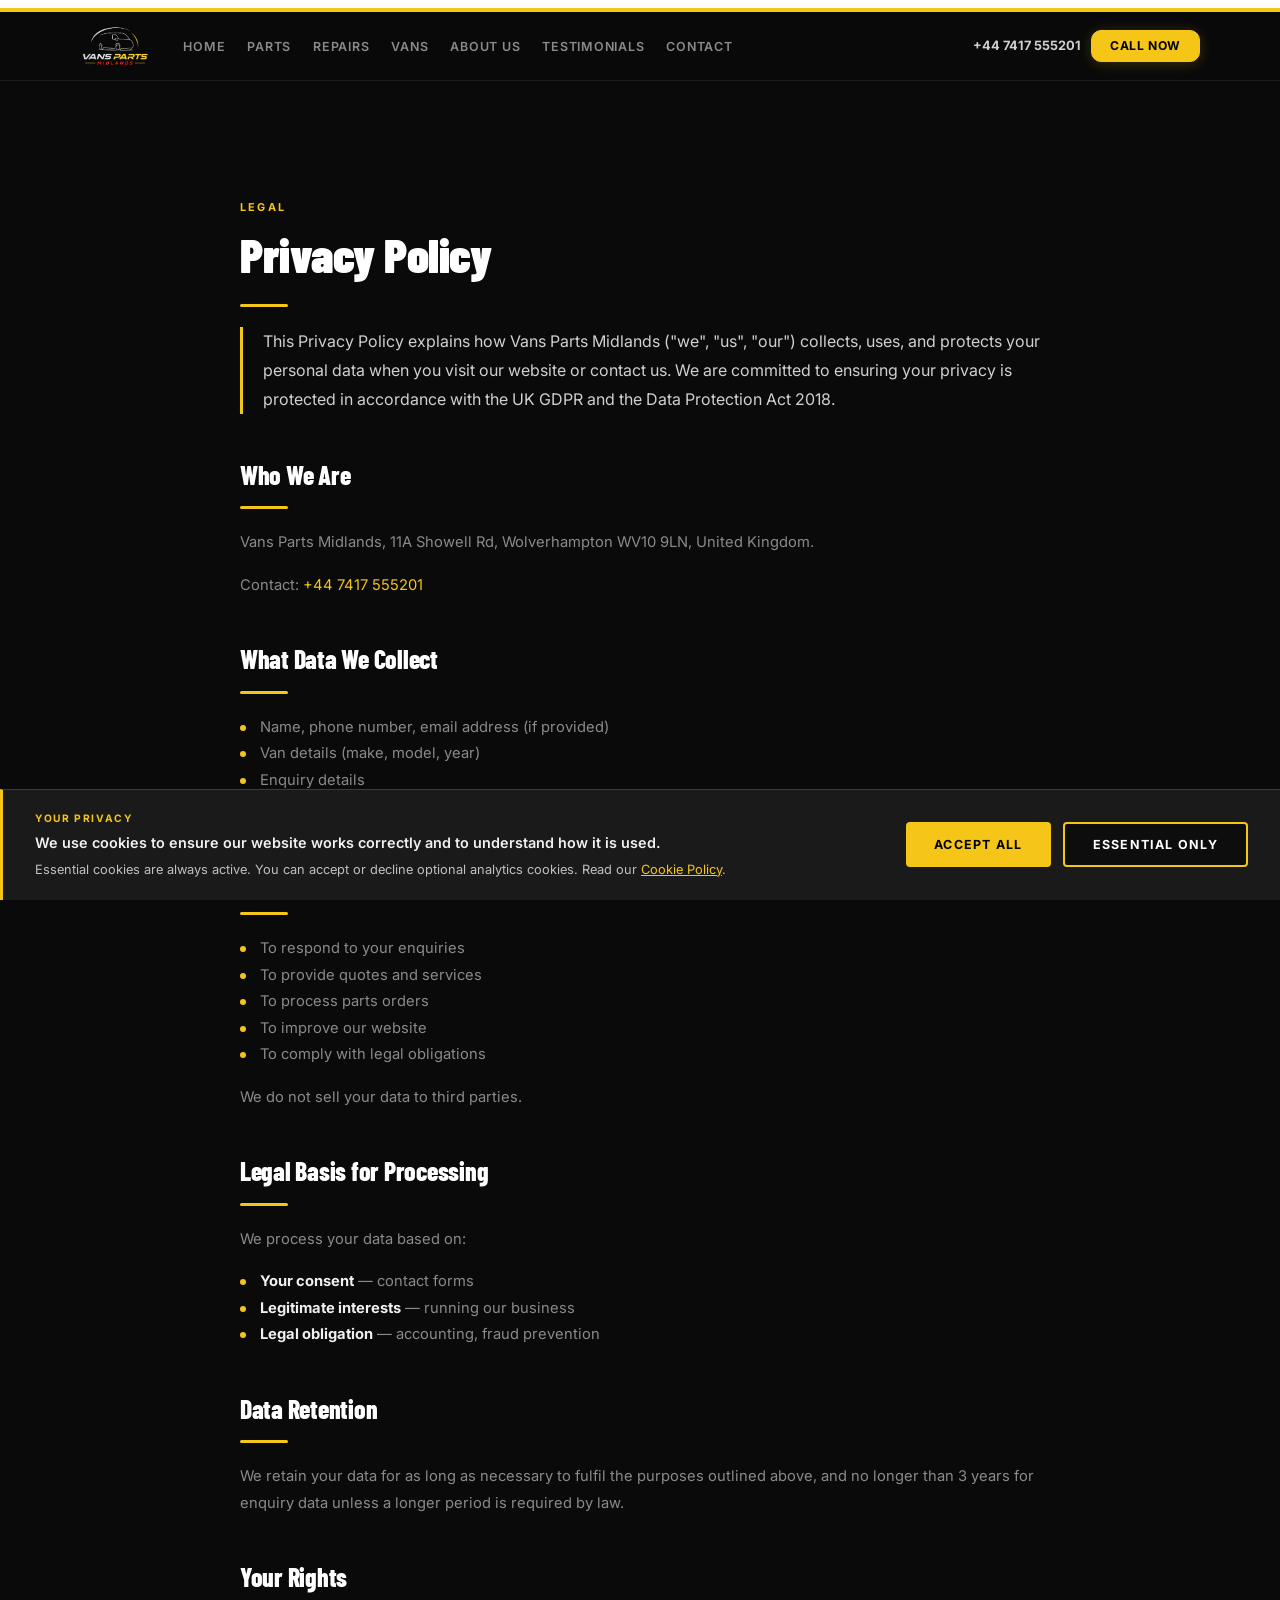
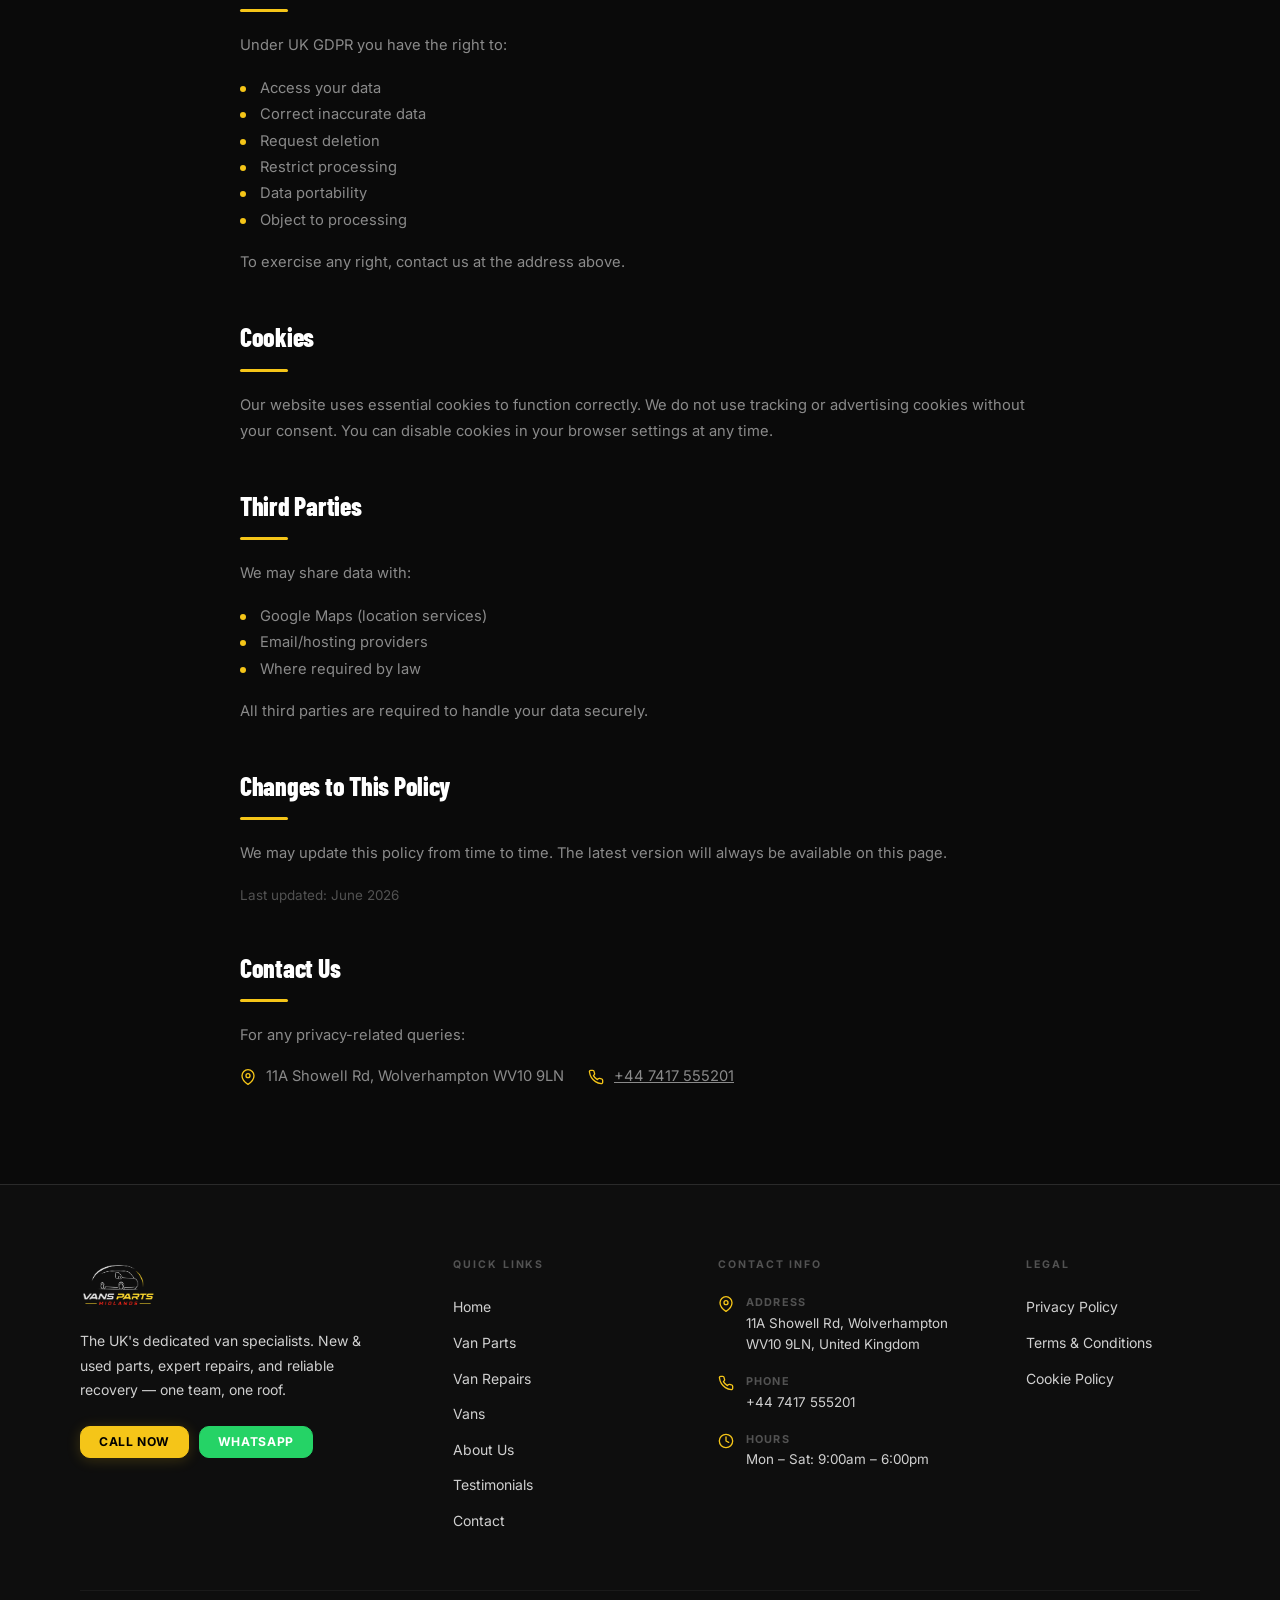
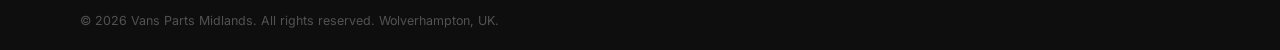
<file: privacy-policy.html>
<!doctype html>
<html lang="en"><head>
  <meta charset="UTF-8">
  <meta name="viewport" content="width=device-width, initial-scale=1.0">


  <!-- Consent Mode v2 (default denied) — must load before GTM -->
  <script>
    window.dataLayer = window.dataLayer || [];
    function gtag(){dataLayer.push(arguments);}
    gtag('consent','default',{
      'ad_storage':'denied','analytics_storage':'denied',
      'ad_user_data':'denied','ad_personalization':'denied',
      'wait_for_update':500
    });
  </script>
  <!-- Google Tag Manager -->
  <script>(function(w,d,s,l,i){w[l]=w[l]||[];w[l].push({'gtm.start':
  new Date().getTime(),event:'gtm.js'});var f=d.getElementsByTagName(s)[0],
  j=d.createElement(s),dl=l!='dataLayer'?'&l='+l:'';j.async=true;j.src=
  'https://www.googletagmanager.com/gtm.js?id='+i+dl;f.parentNode.insertBefore(j,f);
  })(window,document,'script','dataLayer','GTM-PCZ3P5LW');</script>
  <!-- End Google Tag Manager -->
  <link rel="canonical" href="https://vanspartsmidlands.co.uk/privacy-policy.html">
  <meta name="referrer" content="strict-origin-when-cross-origin">
  <meta name="theme-color" content="#0A0A0A">
  <link rel="icon" href="/favicon.ico" sizes="any">
  <link rel="icon" type="image/png" sizes="32x32" href="/favicon-32x32.png">
  <link rel="icon" type="image/png" sizes="16x16" href="/favicon-16x16.png">
  <link rel="apple-touch-icon" sizes="180x180" href="/apple-touch-icon.png">
  <link rel="manifest" href="/site.webmanifest">
  <meta property="og:title" content="Privacy Policy | Vans Parts Midlands — Wolverhampton">
  <meta property="og:description" content="Privacy Policy for Vans Parts Midlands. Learn how we collect, use, and protect your personal data in accordance with UK GDPR.">
  <meta property="og:type" content="website">
  <meta property="og:url" content="https://vanspartsmidlands.co.uk/privacy-policy.html">
  <meta property="og:image" content="https://vanspartsmidlands.co.uk/og-image.jpg">
  <meta property="og:site_name" content="Vans Parts Midlands">
  <meta name="twitter:card" content="summary_large_image">
  <meta name="twitter:title" content="Privacy Policy | Vans Parts Midlands — Wolverhampton">
  <meta name="twitter:description" content="Privacy Policy for Vans Parts Midlands. Learn how we collect, use, and protect your personal data in accordance with UK GDPR.">
  <meta name="twitter:image" content="https://vanspartsmidlands.co.uk/og-image.jpg">

  <title>Privacy Policy | Vans Parts Midlands — Wolverhampton</title>
  <meta name="description" content="Privacy Policy for Vans Parts Midlands. Learn how we collect, use, and protect your personal data in accordance with UK GDPR.">
  <link rel="preconnect" href="https://fonts.googleapis.com">
  <link rel="preconnect" href="https://fonts.gstatic.com" crossorigin="">
  <link href="https://fonts.googleapis.com/css2?family=Barlow+Condensed:wght@600;700;800;900&family=Inter:wght@400;500;600;700&display=swap" rel="stylesheet">
  <link rel="stylesheet" href="css/style.css">
  <style>
    .policy-content { max-width: 800px; margin: 0 auto; }
    .policy-content h2 {
      font-family: var(--font-d);
      font-size: clamp(1.3rem, 3vw, 1.6rem);
      font-weight: 800;
      color: var(--c-white);
      margin-top: 48px;
      margin-bottom: 8px;
    }
    .policy-content .gold-line { margin-bottom: 20px; }
    .policy-content p {
      font-size: 0.92rem;
      color: var(--c-fg3);
      line-height: 1.8;
      margin-bottom: 16px;
    }
    .policy-content ul {
      list-style: none;
      padding: 0;
      margin: 0 0 16px;
    }
    .policy-content ul li {
      font-size: 0.92rem;
      color: var(--c-fg3);
      line-height: 1.8;
      padding-left: 20px;
      position: relative;
    }
    .policy-content ul li::before {
      content: '';
      position: absolute;
      left: 0;
      top: 11px;
      width: 6px;
      height: 6px;
      border-radius: 50%;
      background: var(--c-gold);
    }
    .policy-intro {
      font-size: 1rem !important;
      color: var(--c-fg2) !important;
      line-height: 1.8;
      margin-bottom: 32px !important;
      border-left: 3px solid var(--c-gold);
      padding-left: 20px;
    }
  </style>
</head>
<body>
<!-- Google Tag Manager (noscript) -->
<noscript><iframe src="https://www.googletagmanager.com/ns.html?id=GTM-PCZ3P5LW"
height="0" width="0" style="display:none;visibility:hidden"></iframe></noscript>
<!-- End Google Tag Manager (noscript) -->
<a class="skip-link" href="#content">Skip to main content</a>


  <!-- ===== NAVIGATION ===== -->
  <nav class="nav" role="navigation" aria-label="Main navigation">
    <div class="nav-inner">
      <a href="index.html" class="nav-logo" aria-label="Vans Parts Midlands — Home">
        <img src="logo.png" alt="Vans Parts Midlands logo">
      </a>
      <ul class="nav-links" role="list">
        <li><a href="index.html">Home</a></li>
        <li><a href="parts.html">Parts</a></li>
        <li><a href="repairs.html">Repairs</a></li>
        <li><a href="vans.html">Vans</a></li>
        <li><a href="about.html">About Us</a></li>
        <li><a href="testimonials.html">Testimonials</a></li>
        <li><a href="contact.html">Contact</a></li>
      </ul>
      <div class="nav-right">
        <a href="tel:+447417555201" class="nav-phone">+44 7417 555201</a>
        <a href="tel:+447417555201" class="btn btn-primary btn-sm">Call Now</a>
        <button class="hamburger" aria-label="Open menu" aria-expanded="false">
          <span></span><span></span><span></span>
        </button>
      </div>
    </div>
  </nav>

  <div class="mobile-menu" role="menu">
    <a href="index.html">Home</a>
    <a href="parts.html">Parts</a>
    <a href="repairs.html">Repairs</a>
    <a href="vans.html">Vans</a>
    <a href="about.html">About Us</a>
    <a href="testimonials.html">Testimonials</a>
    <a href="contact.html">Contact</a>
    <div class="mobile-menu-ctas">
      <a href="tel:+447417555201" class="btn btn-primary">Call Now</a>
      <a href="https://wa.me/447417555201" class="btn btn-whatsapp" target="_blank" rel="noopener">WhatsApp</a>
    </div>
  </div>

  <main id="content">

    <section class="section" style="background:var(--c-bg);padding-top:120px;">
      <div class="container">
        <div class="policy-content">

          <span class="eyebrow">Legal</span>
          <h1 style="font-family:var(--font-d);font-size:clamp(2rem,5vw,3rem);font-weight:900;color:var(--c-white);margin-bottom:24px;">Privacy Policy</h1>
          <div class="gold-line"></div>

          <p class="policy-intro">This Privacy Policy explains how Vans Parts Midlands ("we", "us", "our") collects, uses, and protects your personal data when you visit our website or contact us. We are committed to ensuring your privacy is protected in accordance with the UK GDPR and the Data Protection Act 2018.</p>

          <h2>Who We Are</h2>
          <div class="gold-line"></div>
          <p>Vans Parts Midlands, 11A Showell Rd, Wolverhampton WV10 9LN, United Kingdom.</p>
          <p>Contact: <a href="tel:+447417555201" style="color:var(--c-gold);">+44 7417 555201</a></p>

          <h2>What Data We Collect</h2>
          <div class="gold-line"></div>
          <ul>
            <li>Name, phone number, email address (if provided)</li>
            <li>Van details (make, model, year)</li>
            <li>Enquiry details</li>
            <li>IP address and browser data collected automatically via cookies</li>
          </ul>

          <h2>How We Use Your Data</h2>
          <div class="gold-line"></div>
          <ul>
            <li>To respond to your enquiries</li>
            <li>To provide quotes and services</li>
            <li>To process parts orders</li>
            <li>To improve our website</li>
            <li>To comply with legal obligations</li>
          </ul>
          <p>We do not sell your data to third parties.</p>

          <h2>Legal Basis for Processing</h2>
          <div class="gold-line"></div>
          <p>We process your data based on:</p>
          <ul>
            <li><strong style="color:var(--c-fg1);">Your consent</strong> — contact forms</li>
            <li><strong style="color:var(--c-fg1);">Legitimate interests</strong> — running our business</li>
            <li><strong style="color:var(--c-fg1);">Legal obligation</strong> — accounting, fraud prevention</li>
          </ul>

          <h2>Data Retention</h2>
          <div class="gold-line"></div>
          <p>We retain your data for as long as necessary to fulfil the purposes outlined above, and no longer than 3 years for enquiry data unless a longer period is required by law.</p>

          <h2>Your Rights</h2>
          <div class="gold-line"></div>
          <p>Under UK GDPR you have the right to:</p>
          <ul>
            <li>Access your data</li>
            <li>Correct inaccurate data</li>
            <li>Request deletion</li>
            <li>Restrict processing</li>
            <li>Data portability</li>
            <li>Object to processing</li>
          </ul>
          <p>To exercise any right, contact us at the address above.</p>

          <h2>Cookies</h2>
          <div class="gold-line"></div>
          <p>Our website uses essential cookies to function correctly. We do not use tracking or advertising cookies without your consent. You can disable cookies in your browser settings at any time.</p>

          <h2>Third Parties</h2>
          <div class="gold-line"></div>
          <p>We may share data with:</p>
          <ul>
            <li>Google Maps (location services)</li>
            <li>Email/hosting providers</li>
            <li>Where required by law</li>
          </ul>
          <p>All third parties are required to handle your data securely.</p>

          <h2>Changes to This Policy</h2>
          <div class="gold-line"></div>
          <p>We may update this policy from time to time. The latest version will always be available on this page.</p>
          <p style="color:var(--c-fg4);font-size:0.84rem;">Last updated: June 2026</p>

          <h2>Contact Us</h2>
          <div class="gold-line"></div>
          <p>For any privacy-related queries:</p>
          <div style="display:flex;flex-wrap:wrap;gap:24px;margin-top:8px;">
            <div style="display:flex;align-items:center;gap:10px;">
              <svg width="16" height="16" viewBox="0 0 24 24" fill="none" stroke="currentColor" stroke-width="2" stroke-linecap="round" stroke-linejoin="round" style="color:var(--c-gold);flex-shrink:0;"><path d="M21 10c0 7-9 13-9 13s-9-6-9-13a9 9 0 0 1 18 0z"></path><circle cx="12" cy="10" r="3"></circle></svg>
              <span style="font-size:0.92rem;color:var(--c-fg3);">11A Showell Rd, Wolverhampton WV10 9LN</span>
            </div>
            <div style="display:flex;align-items:center;gap:10px;">
              <svg width="16" height="16" viewBox="0 0 24 24" fill="none" stroke="currentColor" stroke-width="2" stroke-linecap="round" stroke-linejoin="round" style="color:var(--c-gold);flex-shrink:0;"><path d="M22 16.92v3a2 2 0 0 1-2.18 2 19.79 19.79 0 0 1-8.63-3.07 19.5 19.5 0 0 1-6-6 19.79 19.79 0 0 1-3.07-8.67A2 2 0 0 1 4.11 2h3a2 2 0 0 1 2 1.72c.12.96.36 1.9.7 2.81a2 2 0 0 1-.45 2.11L8.09 9.91a16 16 0 0 0 6 6l1.27-1.27a2 2 0 0 1 2.11-.45c.91.34 1.85.58 2.81.7A2 2 0 0 1 22 16.92z"></path></svg>
              <a href="tel:+447417555201" style="font-size:0.92rem;color:var(--c-fg3);text-decoration:underline;">+44 7417 555201</a>
            </div>
          </div>

        </div>
      </div>
    </section>

  </main>

  <!-- ===== FOOTER ===== -->

<footer class="footer" role="contentinfo">
    <div class="container">
      <div class="footer-grid">
        <div class="footer-brand">
          <a href="index.html" aria-label="Vans Parts Midlands — Home">
            <img src="logo.png" alt="Vans Parts Midlands" class="footer-logo">
          </a>
          <p>The UK's dedicated van specialists. New &amp; used parts, expert repairs, and reliable recovery — one team, one roof.</p>
          <div class="footer-btns">
            <a href="tel:+447417555201" class="btn btn-primary btn-sm">Call Now</a>
            <a href="https://wa.me/447417555201" class="btn btn-whatsapp btn-sm" target="_blank" rel="noopener">WhatsApp</a>
          </div>
        </div>
        <div>
          <div class="footer-heading">Quick Links</div>
          <ul class="footer-links" role="list">
            <li><a href="index.html">Home</a></li>
            <li><a href="parts.html">Van Parts</a></li>
            <li><a href="repairs.html">Van Repairs</a></li>
            <li><a href="vans.html">Vans</a></li>
            <li><a href="about.html">About Us</a></li>
            <li><a href="testimonials.html">Testimonials</a></li>
            <li><a href="contact.html">Contact</a></li>
          </ul>
        </div>
        <div>
          <div class="footer-heading">Contact Info</div>
          <div class="footer-contact-list">
            <div class="footer-ci">
              <span class="footer-ci-icon"><svg width="16" height="16" viewBox="0 0 24 24" fill="none" stroke="currentColor" stroke-width="2" stroke-linecap="round" stroke-linejoin="round"><path d="M21 10c0 7-9 13-9 13s-9-6-9-13a9 9 0 0 1 18 0z"></path><circle cx="12" cy="10" r="3"></circle></svg></span>
              <div class="footer-ci-text"><strong>Address</strong>11A Showell Rd, Wolverhampton<br>WV10 9LN, United Kingdom</div>
            </div>
            <div class="footer-ci">
              <span class="footer-ci-icon"><svg width="16" height="16" viewBox="0 0 24 24" fill="none" stroke="currentColor" stroke-width="2" stroke-linecap="round" stroke-linejoin="round"><path d="M22 16.92v3a2 2 0 0 1-2.18 2 19.79 19.79 0 0 1-8.63-3.07 19.5 19.5 0 0 1-6-6 19.79 19.79 0 0 1-3.07-8.67A2 2 0 0 1 4.11 2h3a2 2 0 0 1 2 1.72c.12.96.36 1.9.7 2.81a2 2 0 0 1-.45 2.11L8.09 9.91a16 16 0 0 0 6 6l1.27-1.27a2 2 0 0 1 2.11-.45c.91.34 1.85.58 2.81.7A2 2 0 0 1 22 16.92z"></path></svg></span>
              <div class="footer-ci-text"><strong>Phone</strong><a href="tel:+447417555201">+44 7417 555201</a></div>
            </div>
            <div class="footer-ci">
              <span class="footer-ci-icon"><svg width="16" height="16" viewBox="0 0 24 24" fill="none" stroke="currentColor" stroke-width="2" stroke-linecap="round" stroke-linejoin="round"><circle cx="12" cy="12" r="10"></circle><polyline points="12 6 12 12 16 14"></polyline></svg></span>
              <div class="footer-ci-text"><strong>Hours</strong>Mon – Sat: 9:00am – 6:00pm</div>
            </div>
          </div>
        </div>
        <div>
          <div class="footer-heading">Legal</div>
          <ul class="footer-links" role="list">
            <li><a href="privacy-policy.html">Privacy Policy</a></li>
            <li><a href="terms.html">Terms &amp; Conditions</a></li>
            <li><a href="cookies.html">Cookie Policy</a></li>
          </ul>
        </div>
      </div>
      <div class="footer-bottom">
        <div class="footer-copy">© 2026 Vans Parts Midlands. All rights reserved. Wolverhampton, UK.</div>

      </div>
    </div>
  </footer>

  <script src="js/main.js"></script>
  <script src="js/cookie-banner.js"></script>

</body></html>
</file>
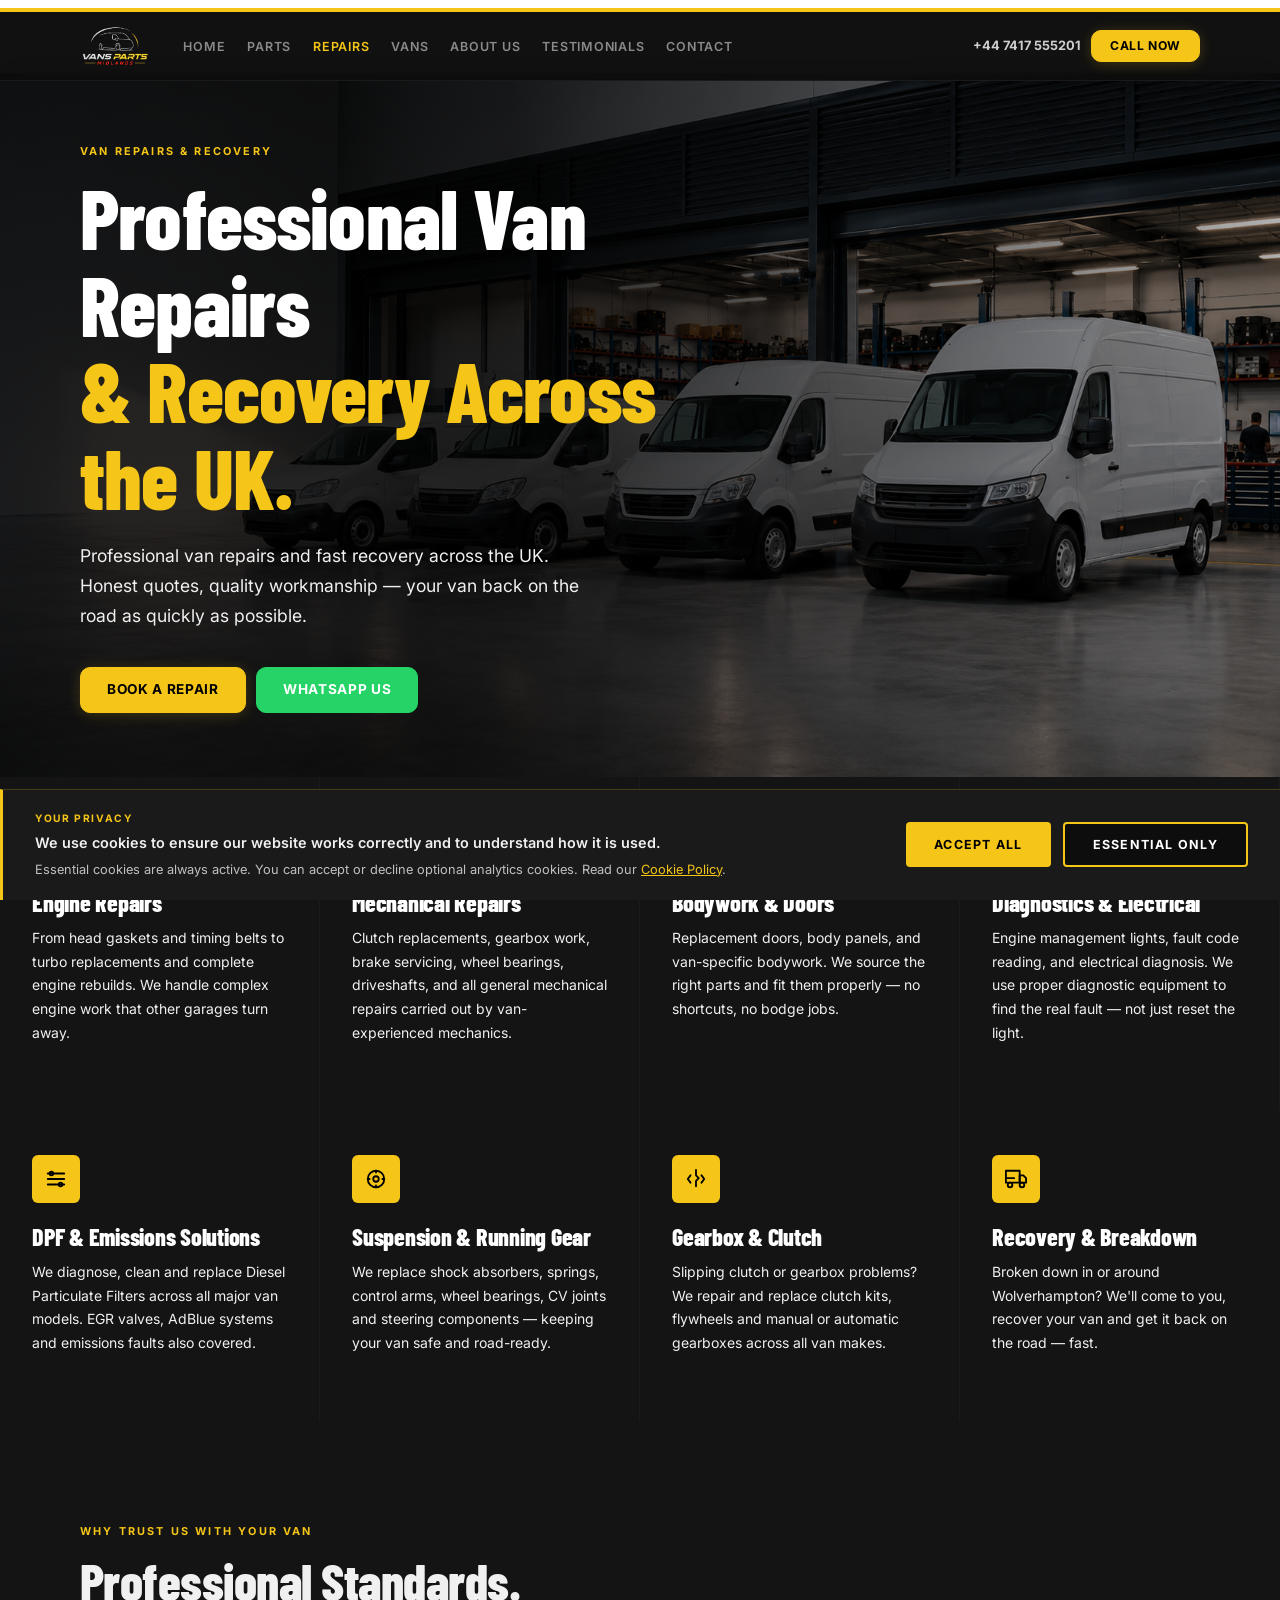
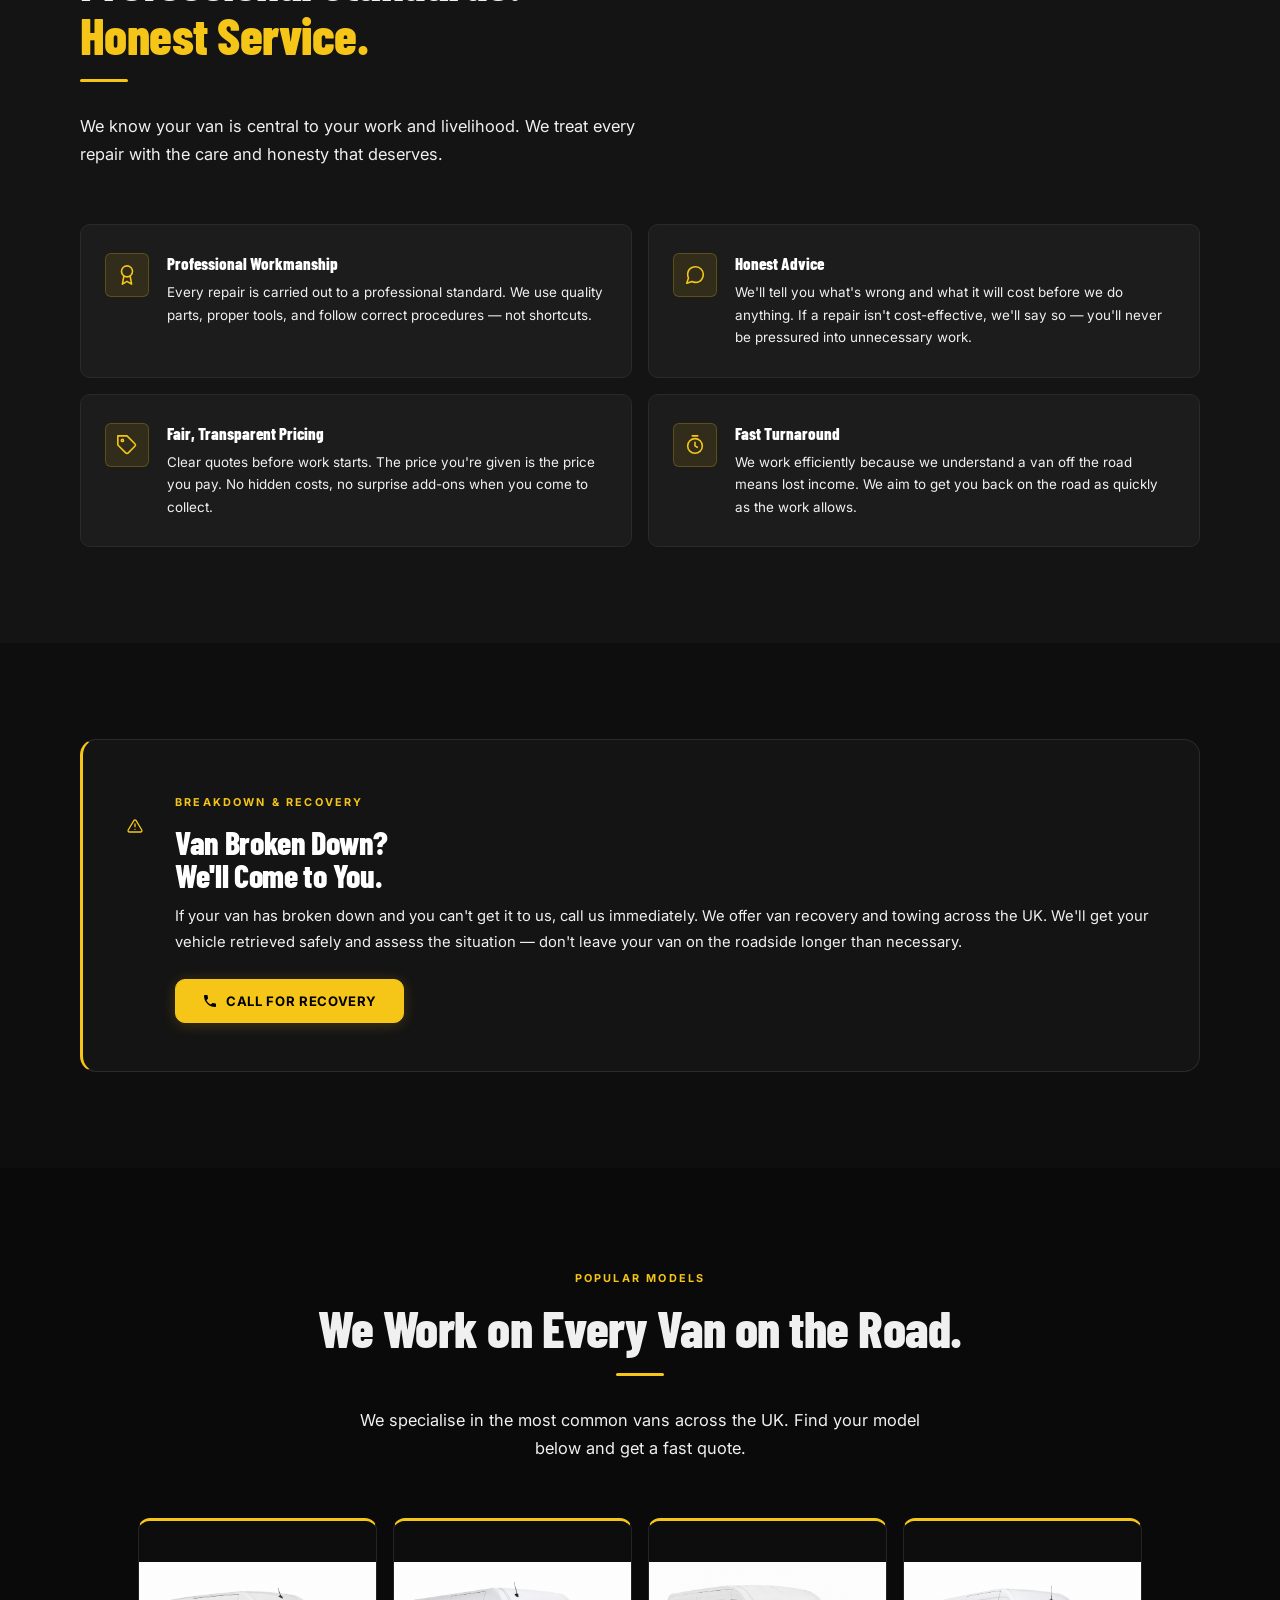
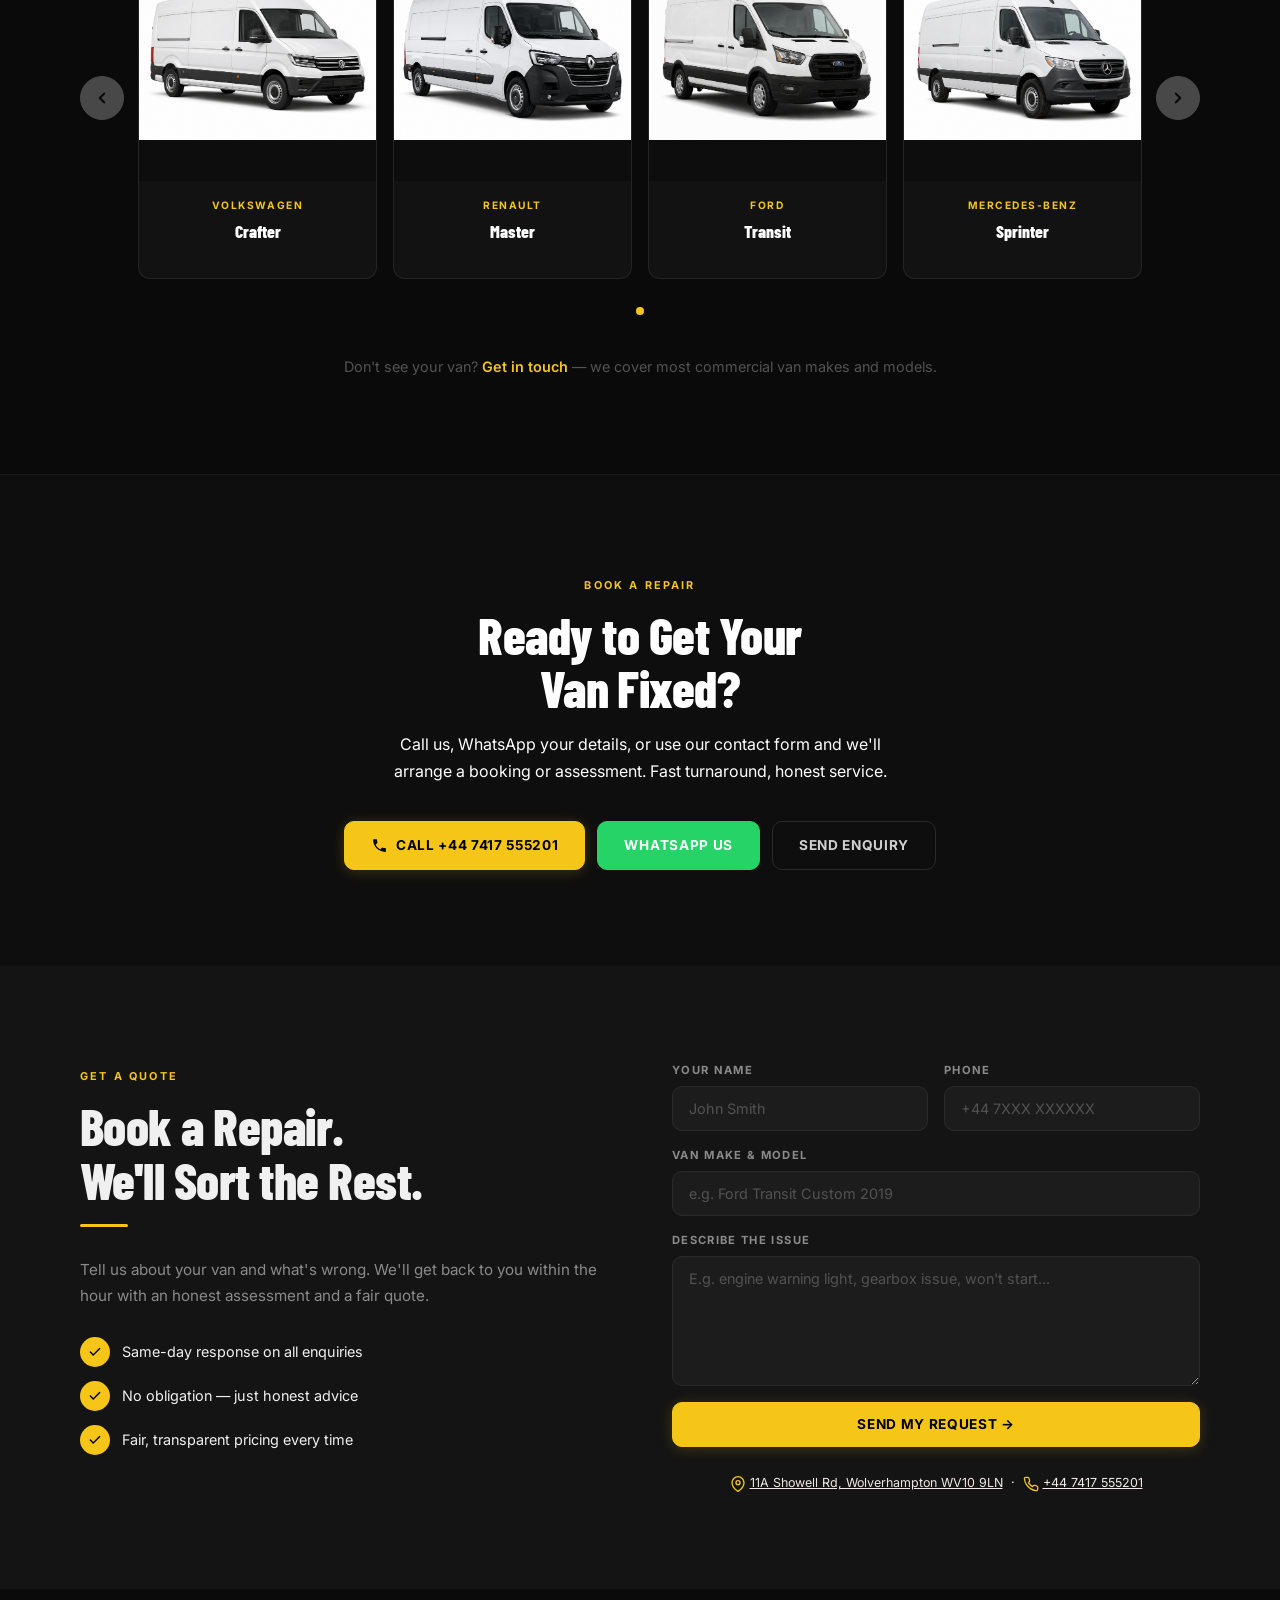
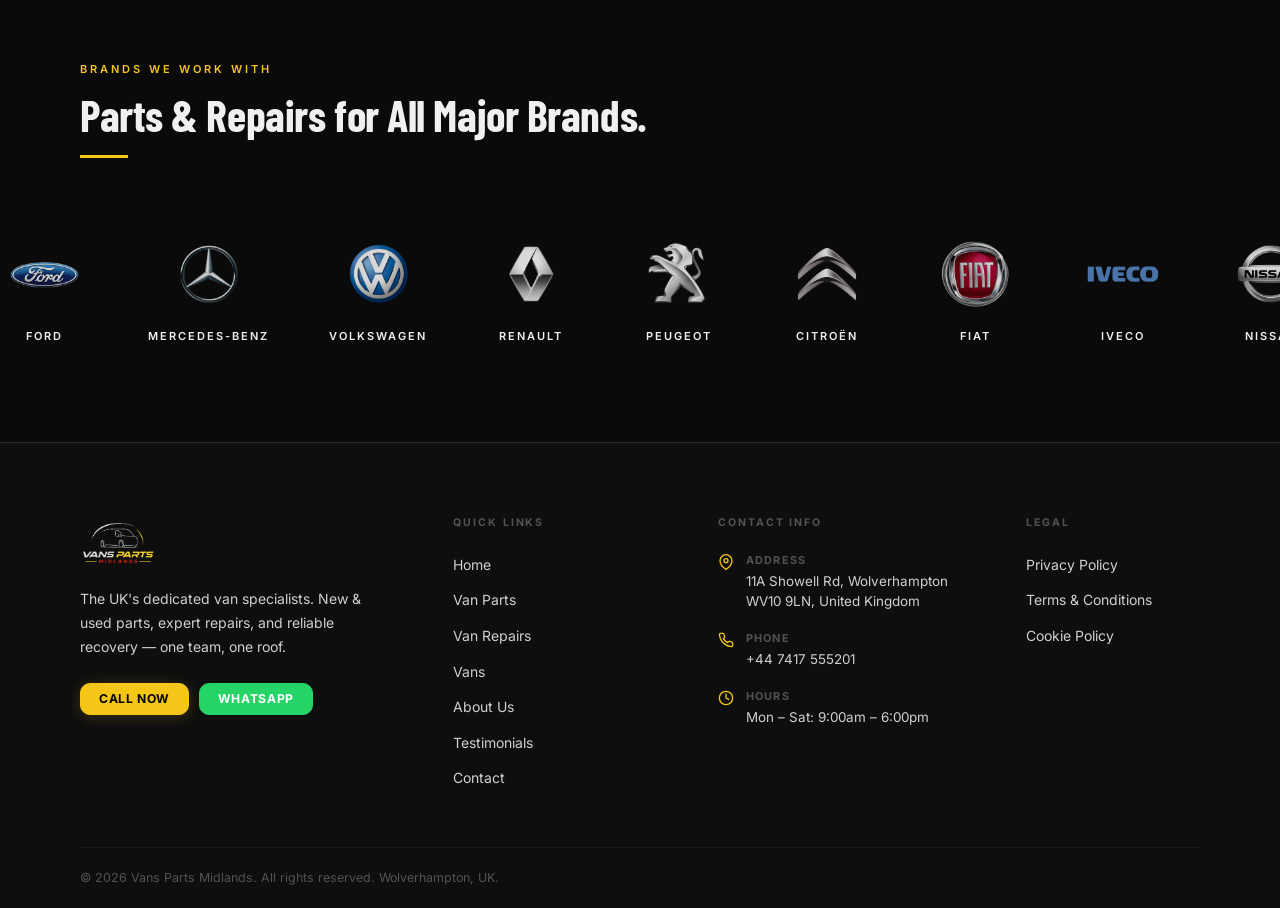
<file: repairs.html>
<!doctype html>
<html lang="en"><head>
  <meta charset="UTF-8">
  <meta name="viewport" content="width=device-width, initial-scale=1.0">


  <!-- Consent Mode v2 (default denied) — must load before GTM -->
  <script>
    window.dataLayer = window.dataLayer || [];
    function gtag(){dataLayer.push(arguments);}
    gtag('consent','default',{
      'ad_storage':'denied','analytics_storage':'denied',
      'ad_user_data':'denied','ad_personalization':'denied',
      'wait_for_update':500
    });
  </script>
  <!-- Google Tag Manager -->
  <script>(function(w,d,s,l,i){w[l]=w[l]||[];w[l].push({'gtm.start':
  new Date().getTime(),event:'gtm.js'});var f=d.getElementsByTagName(s)[0],
  j=d.createElement(s),dl=l!='dataLayer'?'&l='+l:'';j.async=true;j.src=
  'https://www.googletagmanager.com/gtm.js?id='+i+dl;f.parentNode.insertBefore(j,f);
  })(window,document,'script','dataLayer','GTM-PCZ3P5LW');</script>
  <!-- End Google Tag Manager -->
  <link rel="canonical" href="https://vanspartsmidlands.co.uk/repairs.html">
  <meta name="referrer" content="strict-origin-when-cross-origin">
  <meta name="theme-color" content="#0A0A0A">
  <link rel="icon" href="/favicon.ico" sizes="any">
  <link rel="icon" type="image/png" sizes="32x32" href="/favicon-32x32.png">
  <link rel="icon" type="image/png" sizes="16x16" href="/favicon-16x16.png">
  <link rel="apple-touch-icon" sizes="180x180" href="/apple-touch-icon.png">
  <link rel="manifest" href="/site.webmanifest">
  <meta property="og:title" content="Van Repairs &amp; Recovery | Vans Parts Midlands, Wolverhampton">
  <meta property="og:description" content="Expert van repairs and recovery in Wolverhampton. Mechanical repairs, engine work, bodywork, and breakdown recovery across the UK. Van specialists only. Call +44 7417 555201.">
  <meta property="og:type" content="website">
  <meta property="og:url" content="https://vanspartsmidlands.co.uk/repairs.html">
  <meta property="og:image" content="https://vanspartsmidlands.co.uk/og-image.jpg">
  <meta property="og:site_name" content="Vans Parts Midlands">
  <meta name="twitter:card" content="summary_large_image">
  <meta name="twitter:title" content="Van Repairs &amp; Recovery | Vans Parts Midlands, Wolverhampton">
  <meta name="twitter:description" content="Expert van repairs and recovery in Wolverhampton. Mechanical repairs, engine work, bodywork, and breakdown recovery across the UK. Van specialists only. Call +44 7417 555201.">
  <meta name="twitter:image" content="https://vanspartsmidlands.co.uk/og-image.jpg">

  <title>Van Repairs &amp; Recovery | Vans Parts Midlands, Wolverhampton</title>
  <meta name="description" content="Expert van repairs and recovery in Wolverhampton. Mechanical repairs, engine work, bodywork, and breakdown recovery across the UK. Van specialists only. Call +44 7417 555201.">
  <link rel="preconnect" href="https://fonts.googleapis.com">
  <link rel="preconnect" href="https://fonts.gstatic.com" crossorigin="">
  <link href="https://fonts.googleapis.com/css2?family=Barlow+Condensed:wght@600;700;800;900&family=Inter:wght@400;500;600;700&display=swap" rel="stylesheet">
  <link rel="stylesheet" href="css/style.css">
</head>
<body style="background-color: rgb(252, 247, 247)">
<!-- Google Tag Manager (noscript) -->
<noscript><iframe src="https://www.googletagmanager.com/ns.html?id=GTM-PCZ3P5LW"
height="0" width="0" style="display:none;visibility:hidden"></iframe></noscript>
<!-- End Google Tag Manager (noscript) -->
<a class="skip-link" href="#content">Skip to main content</a>


  <!-- ===== NAVIGATION ===== -->
  <nav class="nav" role="navigation" aria-label="Main navigation">
    <div class="nav-inner">
      <a href="index.html" class="nav-logo" aria-label="Vans Parts Midlands — Home">
        <img src="logo.png" alt="Vans Parts Midlands logo">
      </a>
      <ul class="nav-links" role="list">
        <li><a href="index.html">Home</a></li>
        <li><a href="parts.html">Parts</a></li>
        <li><a href="repairs.html" class="active">Repairs</a></li>
        <li><a href="vans.html">Vans</a></li>
        <li><a href="about.html">About Us</a></li>
        <li><a href="testimonials.html">Testimonials</a></li>
        <li><a href="contact.html">Contact</a></li>
      </ul>
      <div class="nav-right">
        <a href="tel:+447417555201" class="nav-phone">+44 7417 555201</a>
        <a href="tel:+447417555201" class="btn btn-primary btn-sm">Call Now</a>
        <button class="hamburger" aria-label="Open menu" aria-expanded="false">
          <span></span><span></span><span></span>
        </button>
      </div>
    </div>
  </nav>

  <div class="mobile-menu" role="menu">
    <a href="index.html">Home</a>
    <a href="parts.html">Parts</a>
    <a href="repairs.html">Repairs</a>
    <a href="vans.html">Vans</a>
    <a href="about.html">About Us</a>
    <a href="testimonials.html">Testimonials</a>
    <a href="contact.html">Contact</a>
    <div class="mobile-menu-ctas">
      <a href="tel:+447417555201" class="btn btn-primary">Call Now</a>
      <a href="https://wa.me/447417555201" class="btn btn-whatsapp" target="_blank" rel="noopener">WhatsApp</a>
    </div>
  </div>

  <main id="content">

    <!-- ===== HERO ===== -->
    <section class="hero hero-short" aria-label="Repairs hero" data-od-id="repairs-hero">
      <div class="hero-bg" style="background-image: url('mq2adkyg-ChatGPT-Image-May-27_-2026_-11_28_02-AM.png'); background-position: center center;"></div>
      <div class="hero-overlay"></div>
      <div class="container">
        <div class="hero-content">
          <span class="eyebrow">Van Repairs &amp; Recovery</span>
          <h1>Professional Van Repairs<br><span class="accent"><span style="color:#F5C518;">&amp; Recovery Across the UK.</span></span></h1>
          <p class="hero-sub">Professional van repairs and fast recovery across the UK. Honest quotes, quality workmanship — your van back on the road as quickly as possible.</p>
          <div class="hero-actions">
            <a href="tel:+447417555201" class="btn btn-primary btn-lg">Book a Repair</a>
            <a href="https://wa.me/447417555201" class="btn btn-whatsapp btn-lg" target="_blank" rel="noopener">WhatsApp Us</a>
          </div>
        </div>
      </div>
    </section>

    <!-- ===== REPAIR SERVICES ===== -->
    <style>
      [data-od-id="repair-services"] .services-grid { grid-template-columns: repeat(4, 1fr); }
      @media (max-width: 1080px) {
        [data-od-id="repair-services"] .service-card:nth-child(2) { border-right: 1px solid var(--c-border-sf); }
        [data-od-id="repair-services"] .service-card:nth-child(4n) { border-right: none; }
      }
      @media (max-width: 540px) {
        [data-od-id="repair-services"] .services-grid { grid-template-columns: repeat(2, 1fr); }
        [data-od-id="repair-services"] .service-card { border-right: 1px solid var(--c-border-sf); }
        [data-od-id="repair-services"] .service-card:nth-child(2n) { border-right: none; }
      }
    </style>
    <section style="background:var(--c-s0); padding:0;" data-od-id="repair-services">
      <div class="services-grid">
        <div class="service-card">
          <div class="svc-icon">
            <svg width="22" height="22" viewBox="0 0 24 24" fill="none" stroke="#000" stroke-width="2" stroke-linecap="round" stroke-linejoin="round" aria-hidden="true"><circle cx="12" cy="12" r="3"></circle><path d="M19.07 4.93a10 10 0 0 1 0 14.14"></path><path d="M4.93 4.93a10 10 0 0 0 0 14.14"></path></svg>
          </div>
          <h3>Engine Repairs</h3>
          <p>From head gaskets and timing belts to turbo replacements and complete engine rebuilds. We handle complex engine work that other garages turn away.</p>
        </div>
        <div class="service-card">
          <div class="svc-icon">
            <svg width="22" height="22" viewBox="0 0 24 24" fill="none" stroke="#000" stroke-width="2" stroke-linecap="round" stroke-linejoin="round" aria-hidden="true"><circle cx="18.5" cy="17.5" r="3.5"></circle><circle cx="5.5" cy="17.5" r="3.5"></circle><path d="M15 17.5H9M5.5 14V5a1 1 0 0 1 1-1h12a1 1 0 0 1 1 1v9"></path></svg>
          </div>
          <h3>Mechanical Repairs</h3>
          <p>Clutch replacements, gearbox work, brake servicing, wheel bearings, driveshafts, and all general mechanical repairs carried out by van-experienced mechanics.</p>
        </div>
        <div class="service-card">
          <div class="svc-icon">
            <svg width="22" height="22" viewBox="0 0 24 24" fill="none" stroke="#000" stroke-width="2" stroke-linecap="round" stroke-linejoin="round" aria-hidden="true"><path d="M14.7 6.3a1 1 0 0 0 0 1.4l1.6 1.6a1 1 0 0 0 1.4 0l3.77-3.77a6 6 0 0 1-7.94 7.94l-6.91 6.91a2.12 2.12 0 0 1-3-3l6.91-6.91a6 6 0 0 1 7.94-7.94l-3.76 3.76z"></path></svg>
          </div>
          <h3>Bodywork &amp; Doors</h3>
          <p>Replacement doors, body panels, and van-specific bodywork. We source the right parts and fit them properly — no shortcuts, no bodge jobs.</p>
        </div>
        <div class="service-card">
          <div class="svc-icon">
            <svg width="22" height="22" viewBox="0 0 24 24" fill="none" stroke="#000" stroke-width="2" stroke-linecap="round" stroke-linejoin="round" aria-hidden="true"><path d="m9 9-2 2 2 2M13 9l2 2-2 2"></path><rect x="3" y="4" width="18" height="16" rx="2"></rect><path d="M3 10h18"></path></svg>
          </div>
          <h3>Diagnostics &amp; Electrical</h3>
          <p>Engine management lights, fault code reading, and electrical diagnosis. We use proper diagnostic equipment to find the real fault — not just reset the light.</p>
        </div>
        <div class="service-card">
          <div class="svc-icon">
            <svg width="22" height="22" viewBox="0 0 24 24" fill="none" stroke="#000" stroke-width="2" stroke-linecap="round" stroke-linejoin="round" aria-hidden="true"><path d="M3 6h18M3 12h18M3 18h18"></path><circle cx="7" cy="6" r="2"></circle><circle cx="17" cy="18" r="2"></circle></svg>
          </div>
          <h3>DPF &amp; Emissions Solutions</h3>
          <p>We diagnose, clean and replace Diesel Particulate Filters across all major van models. EGR valves, AdBlue systems and emissions faults also covered.</p>
        </div>
        <div class="service-card">
          <div class="svc-icon">
            <svg width="22" height="22" viewBox="0 0 24 24" fill="none" stroke="#000" stroke-width="2" stroke-linecap="round" stroke-linejoin="round" aria-hidden="true"><circle cx="12" cy="12" r="9"></circle><circle cx="12" cy="12" r="3"></circle><path d="M12 3v2M12 19v2M3 12h2M19 12h2"></path></svg>
          </div>
          <h3>Suspension &amp; Running Gear</h3>
          <p>We replace shock absorbers, springs, control arms, wheel bearings, CV joints and steering components — keeping your van safe and road-ready.</p>
        </div>
        <div class="service-card">
          <div class="svc-icon">
            <svg width="22" height="22" viewBox="0 0 24 24" fill="none" stroke="#000" stroke-width="2" stroke-linecap="round" stroke-linejoin="round" aria-hidden="true"><path d="M12 2v6l3 3-3 3v6"></path><path d="M6 8l-3 4 3 4"></path><path d="M18 8l3 4-3 4"></path></svg>
          </div>
          <h3>Gearbox &amp; Clutch</h3>
          <p>Slipping clutch or gearbox problems? We repair and replace clutch kits, flywheels and manual or automatic gearboxes across all van makes.</p>
        </div>
        <div class="service-card">
          <div class="svc-icon">
            <svg width="22" height="22" viewBox="0 0 24 24" fill="none" stroke="#000" stroke-width="2" stroke-linecap="round" stroke-linejoin="round" aria-hidden="true"><rect x="1" y="3" width="15" height="13"></rect><polygon points="16 8 20 8 23 11 23 16 16 16 16 8"></polygon><circle cx="5.5" cy="18.5" r="2.5"></circle><circle cx="18.5" cy="18.5" r="2.5"></circle><line x1="10" y1="11" x2="1" y2="11"></line></svg>
          </div>
          <h3>Recovery &amp; Breakdown</h3>
          <p>Broken down in or around Wolverhampton? We'll come to you, recover your van and get it back on the road — fast.</p>
        </div>
      </div>
    </section>

    <!-- ===== TRUST SECTION ===== -->
    <style>
      [data-od-id="repair-trust"] .trust-icon svg { width: 22px; height: 22px; color: var(--c-gold); display: block; }
    </style>
    <section class="section" style="background:var(--c-s1);" data-od-id="repair-trust">
      <div class="container">
        <div class="section-header">
          <span class="eyebrow">Why Trust Us With Your Van</span>
          <h2>Professional Standards.<br><span style="color:var(--c-gold);">Honest Service.</span></h2>
          <div class="gold-line"></div>
          <p class="section-intro">We know your van is central to your work and livelihood. We treat every repair with the care and honesty that deserves.</p>
        </div>
        <div class="trust-grid">
          <div class="trust-item">
            <div class="trust-icon">
              <svg viewBox="0 0 24 24" fill="none" stroke="currentColor" stroke-width="1.75" stroke-linecap="round" stroke-linejoin="round" aria-hidden="true"><circle cx="12" cy="8" r="6"></circle><polyline points="8.5 13.5 7 22 12 19 17 22 15.5 13.5"></polyline></svg>
            </div>
            <div>
              <h4>Professional Workmanship</h4>
              <p>Every repair is carried out to a professional standard. We use quality parts, proper tools, and follow correct procedures — not shortcuts.</p>
            </div>
          </div>
          <div class="trust-item">
            <div class="trust-icon">
              <svg viewBox="0 0 24 24" fill="none" stroke="currentColor" stroke-width="1.75" stroke-linecap="round" stroke-linejoin="round" aria-hidden="true"><path d="M21 11.5a8.38 8.38 0 0 1-.9 3.8 8.5 8.5 0 0 1-7.6 4.7 8.38 8.38 0 0 1-3.8-.9L3 21l1.9-5.7a8.38 8.38 0 0 1-.9-3.8 8.5 8.5 0 0 1 4.7-7.6 8.38 8.38 0 0 1 3.8-.9h.5a8.48 8.48 0 0 1 8 8v.5z"></path></svg>
            </div>
            <div>
              <h4>Honest Advice</h4>
              <p>We'll tell you what's wrong and what it will cost before we do anything. If a repair isn't cost-effective, we'll say so — you'll never be pressured into unnecessary work.</p>
            </div>
          </div>
          <div class="trust-item">
            <div class="trust-icon">
              <svg viewBox="0 0 24 24" fill="none" stroke="currentColor" stroke-width="1.75" stroke-linecap="round" stroke-linejoin="round" aria-hidden="true"><path d="M20.59 13.41l-7.17 7.17a2 2 0 0 1-2.83 0L2 12V2h10l8.59 8.59a2 2 0 0 1 0 2.82z"></path><circle cx="7" cy="7" r="1.2"></circle></svg>
            </div>
            <div>
              <h4>Fair, Transparent Pricing</h4>
              <p>Clear quotes before work starts. The price you're given is the price you pay. No hidden costs, no surprise add-ons when you come to collect.</p>
            </div>
          </div>
          <div class="trust-item">
            <div class="trust-icon">
              <svg viewBox="0 0 24 24" fill="none" stroke="currentColor" stroke-width="1.75" stroke-linecap="round" stroke-linejoin="round" aria-hidden="true"><circle cx="12" cy="13" r="8"></circle><polyline points="12 9 12 13 14.5 14.5"></polyline><line x1="9" y1="2" x2="15" y2="2"></line></svg>
            </div>
            <div>
              <h4>Fast Turnaround</h4>
              <p>We work efficiently because we understand a van off the road means lost income. We aim to get you back on the road as quickly as the work allows.</p>
            </div>
          </div>
        </div>
      </div>
    </section>

    <!-- ===== RECOVERY CALLOUT ===== -->
    <section class="section" style="background:var(--c-s0);" data-od-id="recovery">
      <div class="container">
        <div class="recovery-callout" aria-label="Van recovery service">
          <div class="recovery-callout-icon"><svg width="16" height="16" viewBox="0 0 24 24" fill="none" stroke="currentColor" stroke-width="2" stroke-linecap="round" stroke-linejoin="round" style="display:inline-block;vertical-align:middle;color:var(--c-gold);"><path d="M10.29 3.86L1.82 18a2 2 0 0 0 1.71 3h16.94a2 2 0 0 0 1.71-3L13.71 3.86a2 2 0 0 0-3.42 0z"></path><line x1="12" y1="9" x2="12" y2="13"></line><line x1="12" y1="17" x2="12.01" y2="17"></line></svg></div>
          <div>
            <span class="eyebrow">Breakdown &amp; Recovery</span>
            <h3>Van Broken Down?<br>We'll Come to You.</h3>
            <p>If your van has broken down and you can't get it to us, call us immediately. We offer van recovery and towing across the UK. We'll get your vehicle retrieved safely and assess the situation — don't leave your van on the roadside longer than necessary.</p>
            <a href="tel:+447417555201" class="btn btn-primary">
              <svg width="16" height="16" viewBox="0 0 24 24" fill="currentColor" aria-hidden="true"><path d="M6.6 10.8c1.4 2.8 3.8 5.1 6.6 6.6l2.2-2.2c.3-.3.7-.4 1-.2 1.1.4 2.3.6 3.6.6.6 0 1 .4 1 1V20c0 .6-.4 1-1 1-9.4 0-17-7.6-17-17 0-.6.4-1 1-1h3.5c.6 0 1 .4 1 1 0 1.3.2 2.5.6 3.6.1.3 0 .7-.2 1L6.6 10.8z"></path></svg>
              Call for Recovery
            </a>
          </div>
        </div>
      </div>
    </section>

    <!-- ===== CTA ===== -->
    <section class="section" style="background:var(--c-bg);" data-od-id="repairs-van-models">
      <div class="container" style="text-align:center;">
        <div style="margin-bottom:56px;">
          <span class="eyebrow">POPULAR MODELS</span>
          <h2>We Work on Every Van on the Road.</h2>
          <div class="gold-line center"></div>
          <p class="section-intro" style="margin-left:auto;margin-right:auto;">We specialise in the most common vans across the UK. Find your model below and get a fast quote.</p>
        </div>
        <div class="vc-outer">
          <button class="vc-arrow vc-prev" aria-label="Previous van">
            <svg width="18" height="18" viewBox="0 0 24 24" fill="none" stroke="currentColor" stroke-width="2.5" stroke-linecap="round" stroke-linejoin="round"><polyline points="15 18 9 12 15 6"></polyline></svg>
          </button>
          <div class="vc-viewport">
            <div class="vc-track">
              <div class="van-card">
                <div class="van-img"><img src="images/van-vw-crafter.png" alt="Volkswagen Crafter"></div>
                <div class="van-info"><div class="van-make">VOLKSWAGEN</div><div class="van-model">Crafter</div></div>
              </div>
              <div class="van-card">
                <div class="van-img"><img src="images/van-renault-master.png" alt="Renault Master"></div>
                <div class="van-info"><div class="van-make">RENAULT</div><div class="van-model">Master</div></div>
              </div>
              <div class="van-card">
                <div class="van-img"><img src="images/van-ford-transit.png" alt="Ford Transit"></div>
                <div class="van-info"><div class="van-make">FORD</div><div class="van-model">Transit</div></div>
              </div>
              <div class="van-card">
                <div class="van-img"><img src="images/van-mercedes-sprinter.png" alt="Mercedes-Benz Sprinter"></div>
                <div class="van-info"><div class="van-make">MERCEDES-BENZ</div><div class="van-model">Sprinter</div></div>
              </div>
            </div>
          </div>
          <button class="vc-arrow vc-next" aria-label="Next van">
            <svg width="18" height="18" viewBox="0 0 24 24" fill="none" stroke="currentColor" stroke-width="2.5" stroke-linecap="round" stroke-linejoin="round"><polyline points="9 18 15 12 9 6"></polyline></svg>
          </button>
        </div>
        <div class="vc-dots" id="repairsVcDots"></div>
        <p style="text-align:center;color:var(--c-fg4);margin-top:40px;font-size:0.9rem;">Don't see your van? <a href="contact.html" style="color:var(--c-gold);font-weight:600;">Get in touch</a> — we cover most commercial van makes and models.</p>
      </div>
      <script>
        (function(){
          var section = document.querySelector('[data-od-id="repairs-van-models"]');
          var track   = section.querySelector('.vc-track');
          var vp      = section.querySelector('.vc-viewport');
          var prev    = section.querySelector('.vc-prev');
          var next    = section.querySelector('.vc-next');
          var dots    = section.querySelector('.vc-dots');
          var cards   = Array.from(track.querySelectorAll('.van-card'));
          var GAP=16, idx=0;
          function vis(){ return window.innerWidth<=480?1:window.innerWidth<=900?2:4; }
          function cw(){ return (vp.clientWidth-(vis()-1)*GAP)/vis(); }
          function max(){ return Math.max(0,cards.length-vis()); }
          function size(){ var w=cw(); cards.forEach(function(c){ c.style.width=w+'px'; }); }
          function mkDots(){
            dots.innerHTML='';
            for(var i=0;i<=max();i++){
              var d=document.createElement('button');
              d.className='vc-dot'+(i===idx?' active':'');
              d.setAttribute('aria-label','Slide '+(i+1));
              (function(i){ d.addEventListener('click',function(){ go(i); }); })(i);
              dots.appendChild(d);
            }
          }
          function go(n){
            idx=Math.max(0,Math.min(n,max()));
            track.style.transform='translateX(-'+idx*(cw()+GAP)+'px)';
            Array.from(dots.querySelectorAll('.vc-dot')).forEach(function(d,i){ d.classList.toggle('active',i===idx); });
            prev.disabled=idx===0; next.disabled=idx===max();
          }
          prev.addEventListener('click',function(){ go(idx-1); });
          next.addEventListener('click',function(){ go(idx+1); });
          function init(){ size(); idx=Math.min(idx,max()); mkDots(); go(idx); }
          init();
          window.addEventListener('resize',function(){ size(); idx=Math.min(idx,max()); mkDots(); go(idx); });
        })();
      </script>
    </section>


    <section class="cta-block" data-od-id="repairs-cta">
      <div class="container">
        <span class="eyebrow">Book a Repair</span>
        <h2>Ready to Get Your<br>Van Fixed?</h2>
        <p>Call us, WhatsApp your details, or use our contact form and we'll arrange a booking or assessment. Fast turnaround, honest service.</p>
        <div class="cta-actions">
          <a href="tel:+447417555201" class="btn btn-primary btn-lg">
            <svg width="17" height="17" viewBox="0 0 24 24" fill="currentColor" aria-hidden="true"><path d="M6.6 10.8c1.4 2.8 3.8 5.1 6.6 6.6l2.2-2.2c.3-.3.7-.4 1-.2 1.1.4 2.3.6 3.6.6.6 0 1 .4 1 1V20c0 .6-.4 1-1 1-9.4 0-17-7.6-17-17 0-.6.4-1 1-1h3.5c.6 0 1 .4 1 1 0 1.3.2 2.5.6 3.6.1.3 0 .7-.2 1L6.6 10.8z"></path></svg>
            Call +44 7417 555201
          </a>
          <a href="https://wa.me/447417555201" class="btn btn-whatsapp btn-lg" target="_blank" rel="noopener">WhatsApp Us</a>
          <a href="contact.html" class="btn btn-ghost btn-lg">Send Enquiry</a>
        </div>
      </div>
    </section>

    <!-- ===== POPULAR VAN MODELS CAROUSEL ===== -->
    <!-- ===== QUICK REPAIR QUOTE ===== -->
    <section class="section" style="background:var(--c-s1);" data-od-id="repairs-quick-quote">
      <div class="container">
        <div class="quote-split">
          <div>
            <span class="eyebrow">GET A QUOTE</span>
            <h2>Book a Repair.<br>We'll Sort the Rest.</h2>
            <div class="gold-line"></div>
            <p style="color:var(--c-fg3);font-size:0.95rem;line-height:1.7;margin-bottom:28px;">Tell us about your van and what's wrong. We'll get back to you within the hour with an honest assessment and a fair quote.</p>
            <div class="quote-bullets">
              <div class="quote-bullet">
                <div class="check-circle">
                  <svg width="14" height="14" viewBox="0 0 24 24" fill="none" stroke="#000" stroke-width="2.5" stroke-linecap="round" stroke-linejoin="round"><polyline points="20 6 9 17 4 12"/></svg>
                </div>
                Same-day response on all enquiries
              </div>
              <div class="quote-bullet">
                <div class="check-circle">
                  <svg width="14" height="14" viewBox="0 0 24 24" fill="none" stroke="#000" stroke-width="2.5" stroke-linecap="round" stroke-linejoin="round"><polyline points="20 6 9 17 4 12"/></svg>
                </div>
                No obligation — just honest advice
              </div>
              <div class="quote-bullet">
                <div class="check-circle">
                  <svg width="14" height="14" viewBox="0 0 24 24" fill="none" stroke="#000" stroke-width="2.5" stroke-linecap="round" stroke-linejoin="round"><polyline points="20 6 9 17 4 12"/></svg>
                </div>
                Fair, transparent pricing every time
              </div>
            </div>
          </div>
          <div>
            <form novalidate aria-label="Quick repair quote form" class="contact-form">
              <div class="form-row">
                <div class="form-group">
                  <label>Your Name</label>
                  <input type="text" placeholder="John Smith" autocomplete="name">
                </div>
                <div class="form-group">
                  <label>Phone</label>
                  <input type="tel" placeholder="+44 7XXX XXXXXX" autocomplete="tel">
                </div>
              </div>
              <div class="form-group">
                <label>Van Make &amp; Model</label>
                <input type="text" placeholder="e.g. Ford Transit Custom 2019">
              </div>
              <div class="form-group">
                <label>Describe the Issue</label>
                <textarea rows="4" placeholder="E.g. engine warning light, gearbox issue, won't start..."></textarea>
              </div>
              <button type="submit" class="btn btn-primary btn-lg" style="width:100%;justify-content:center;">SEND MY REQUEST →</button>
              <div style="text-align:center;font-size:0.78rem;color:#fffbfb;line-height:1.6;margin-top:10px;"><svg width="16" height="16" viewBox="0 0 24 24" fill="none" stroke="currentColor" stroke-width="2" stroke-linecap="round" stroke-linejoin="round" style="display:inline-block;vertical-align:middle;color:var(--c-gold);"><path d="M21 10c0 7-9 13-9 13s-9-6-9-13a9 9 0 0 1 18 0z"></path><circle cx="12" cy="10" r="3"></circle></svg> <a href="https://maps.app.goo.gl/MELxyJNL8WTL2EHj6" target="_blank" rel="noopener" style="color:rgb(240, 230, 230);text-decoration:underline;">11A Showell Rd, Wolverhampton WV10 9LN</a> &nbsp;·&nbsp; <svg width="16" height="16" viewBox="0 0 24 24" fill="none" stroke="currentColor" stroke-width="2" stroke-linecap="round" stroke-linejoin="round" style="display:inline-block;vertical-align:middle;color:var(--c-gold);"><path d="M22 16.92v3a2 2 0 0 1-2.18 2 19.79 19.79 0 0 1-8.63-3.07 19.5 19.5 0 0 1-6-6 19.79 19.79 0 0 1-3.07-8.67A2 2 0 0 1 4.11 2h3a2 2 0 0 1 2 1.72c.12.96.36 1.9.7 2.81a2 2 0 0 1-.45 2.11L8.09 9.91a16 16 0 0 0 6 6l1.27-1.27a2 2 0 0 1 2.11-.45c.91.34 1.85.58 2.81.7A2 2 0 0 1 22 16.92z"></path></svg> <a href="tel:+447417555201" style="color:rgb(245, 235, 235);text-decoration:underline;">+44 7417 555201</a></div>
          </div>
        </div>
      </div>
    </section>


  <!-- BRANDS WE WORK WITH -->
  <section class="brands-ticker-section" data-od-id="brands-ticker">
    <div class="container">
      <div class="section-label">BRANDS WE WORK WITH</div>
      <h2 class="section-title">Parts & Repairs for All Major Brands.</h2>
      <div class="section-divider"></div>
    </div>
    <div class="ticker-strip" aria-label="Brands we work with">
      <div class="ticker-track">
        <!-- Set 1 -->
        <div class="brand-item"><img src="mq0zjakc-ford.png" alt="Ford" loading="lazy"><span>Ford</span></div>
        <div class="brand-item"><img src="mq0zjald-mercedes.png" alt="Mercedes-Benz" loading="lazy"><span>Mercedes-Benz</span></div>
        <div class="brand-item"><img src="mq1063o5-10.png" alt="Volkswagen" loading="lazy"><span>Volkswagen</span></div>
        <div class="brand-item"><img src="mq0zjal6-renault.png" alt="Renault" loading="lazy"><span>Renault</span></div>
        <div class="brand-item"><img src="mq0zjako-peugeot.png" alt="Peugeot" loading="lazy"><span>Peugeot</span></div>
        <div class="brand-item"><img src="mq0zjaiu-citroen.png" alt="Citroën" loading="lazy"><span>Citroën</span></div>
        <div class="brand-item"><img src="mq0zjaj9-fiat.png" alt="Fiat" loading="lazy"><span>Fiat</span></div>
        <div class="brand-item"><img src="mq1063o4-15.png" alt="Iveco" loading="lazy"><span>Iveco</span></div>
        <div class="brand-item"><img src="mq0zjalg-nissan.png" alt="Nissan" loading="lazy"><span>Nissan</span></div>
        <!-- Set 2 (duplicate for seamless loop) -->
        <div class="brand-item"><img src="mq0zjakc-ford.png" alt="Ford" loading="lazy"><span>Ford</span></div>
        <div class="brand-item"><img src="mq0zjald-mercedes.png" alt="Mercedes-Benz" loading="lazy"><span>Mercedes-Benz</span></div>
        <div class="brand-item"><img src="mq1063o5-10.png" alt="Volkswagen" loading="lazy"><span>Volkswagen</span></div>
        <div class="brand-item"><img src="mq0zjal6-renault.png" alt="Renault" loading="lazy"><span>Renault</span></div>
        <div class="brand-item"><img src="mq0zjako-peugeot.png" alt="Peugeot" loading="lazy"><span>Peugeot</span></div>
        <div class="brand-item"><img src="mq0zjaiu-citroen.png" alt="Citroën" loading="lazy"><span>Citroën</span></div>
        <div class="brand-item"><img src="mq0zjaj9-fiat.png" alt="Fiat" loading="lazy"><span>Fiat</span></div>
        <div class="brand-item"><img src="mq1063o4-15.png" alt="Iveco" loading="lazy"><span>Iveco</span></div>
        <div class="brand-item"><img src="mq0zjalg-nissan.png" alt="Nissan" loading="lazy"><span>Nissan</span></div>
      </div>
    </div>
  </section>

  </main>

  <!-- ===== FOOTER ===== -->

<footer class="footer" role="contentinfo">
    <div class="container">
      <div class="footer-grid">
        <div class="footer-brand">
          <a href="index.html" aria-label="Vans Parts Midlands — Home">
            <img src="logo.png" alt="Vans Parts Midlands" class="footer-logo">
          </a>
          <p>The UK's dedicated van specialists. New &amp; used parts, expert repairs, and reliable recovery — one team, one roof.</p>
          <div class="footer-btns">
            <a href="tel:+447417555201" class="btn btn-primary btn-sm">Call Now</a>
            <a href="https://wa.me/447417555201" class="btn btn-whatsapp btn-sm" target="_blank" rel="noopener">WhatsApp</a>
          </div>
        </div>
        <div>
          <div class="footer-heading">Quick Links</div>
          <ul class="footer-links" role="list">
            <li><a href="index.html">Home</a></li>
            <li><a href="parts.html">Van Parts</a></li>
            <li><a href="repairs.html">Van Repairs</a></li>
            <li><a href="vans.html">Vans</a></li>
            <li><a href="about.html">About Us</a></li>
            <li><a href="testimonials.html">Testimonials</a></li>
            <li><a href="contact.html">Contact</a></li>
          </ul>
        </div>
        <div>
          <div class="footer-heading">Contact Info</div>
          <div class="footer-contact-list">
            <div class="footer-ci">
              <span class="footer-ci-icon"><svg width="16" height="16" viewBox="0 0 24 24" fill="none" stroke="currentColor" stroke-width="2" stroke-linecap="round" stroke-linejoin="round"><path d="M21 10c0 7-9 13-9 13s-9-6-9-13a9 9 0 0 1 18 0z"></path><circle cx="12" cy="10" r="3"></circle></svg></span>
              <div class="footer-ci-text"><strong>Address</strong>11A Showell Rd, Wolverhampton<br>WV10 9LN, United Kingdom</div>
            </div>
            <div class="footer-ci">
              <span class="footer-ci-icon"><svg width="16" height="16" viewBox="0 0 24 24" fill="none" stroke="currentColor" stroke-width="2" stroke-linecap="round" stroke-linejoin="round"><path d="M22 16.92v3a2 2 0 0 1-2.18 2 19.79 19.79 0 0 1-8.63-3.07 19.5 19.5 0 0 1-6-6 19.79 19.79 0 0 1-3.07-8.67A2 2 0 0 1 4.11 2h3a2 2 0 0 1 2 1.72c.12.96.36 1.9.7 2.81a2 2 0 0 1-.45 2.11L8.09 9.91a16 16 0 0 0 6 6l1.27-1.27a2 2 0 0 1 2.11-.45c.91.34 1.85.58 2.81.7A2 2 0 0 1 22 16.92z"></path></svg></span>
              <div class="footer-ci-text"><strong>Phone</strong><a href="tel:+447417555201">+44 7417 555201</a></div>
            </div>
            <div class="footer-ci">
              <span class="footer-ci-icon"><svg width="16" height="16" viewBox="0 0 24 24" fill="none" stroke="currentColor" stroke-width="2" stroke-linecap="round" stroke-linejoin="round"><circle cx="12" cy="12" r="10"></circle><polyline points="12 6 12 12 16 14"></polyline></svg></span>
              <div class="footer-ci-text"><strong>Hours</strong>Mon – Sat: 9:00am – 6:00pm</div>
            </div>
          </div>
        </div>
        <div>
          <div class="footer-heading">Legal</div>
          <ul class="footer-links" role="list">
            <li><a href="privacy-policy.html">Privacy Policy</a></li>
            <li><a href="terms.html">Terms &amp; Conditions</a></li>
            <li><a href="cookies.html">Cookie Policy</a></li>
          </ul>
        </div>
      </div>
      <div class="footer-bottom">
        <div class="footer-copy">© 2026 Vans Parts Midlands. All rights reserved. Wolverhampton, UK.</div>

      </div>
    </div>
  </footer>

  <script src="js/main.js"></script>
  <script src="js/cookie-banner.js"></script>

</body></html>
</file>
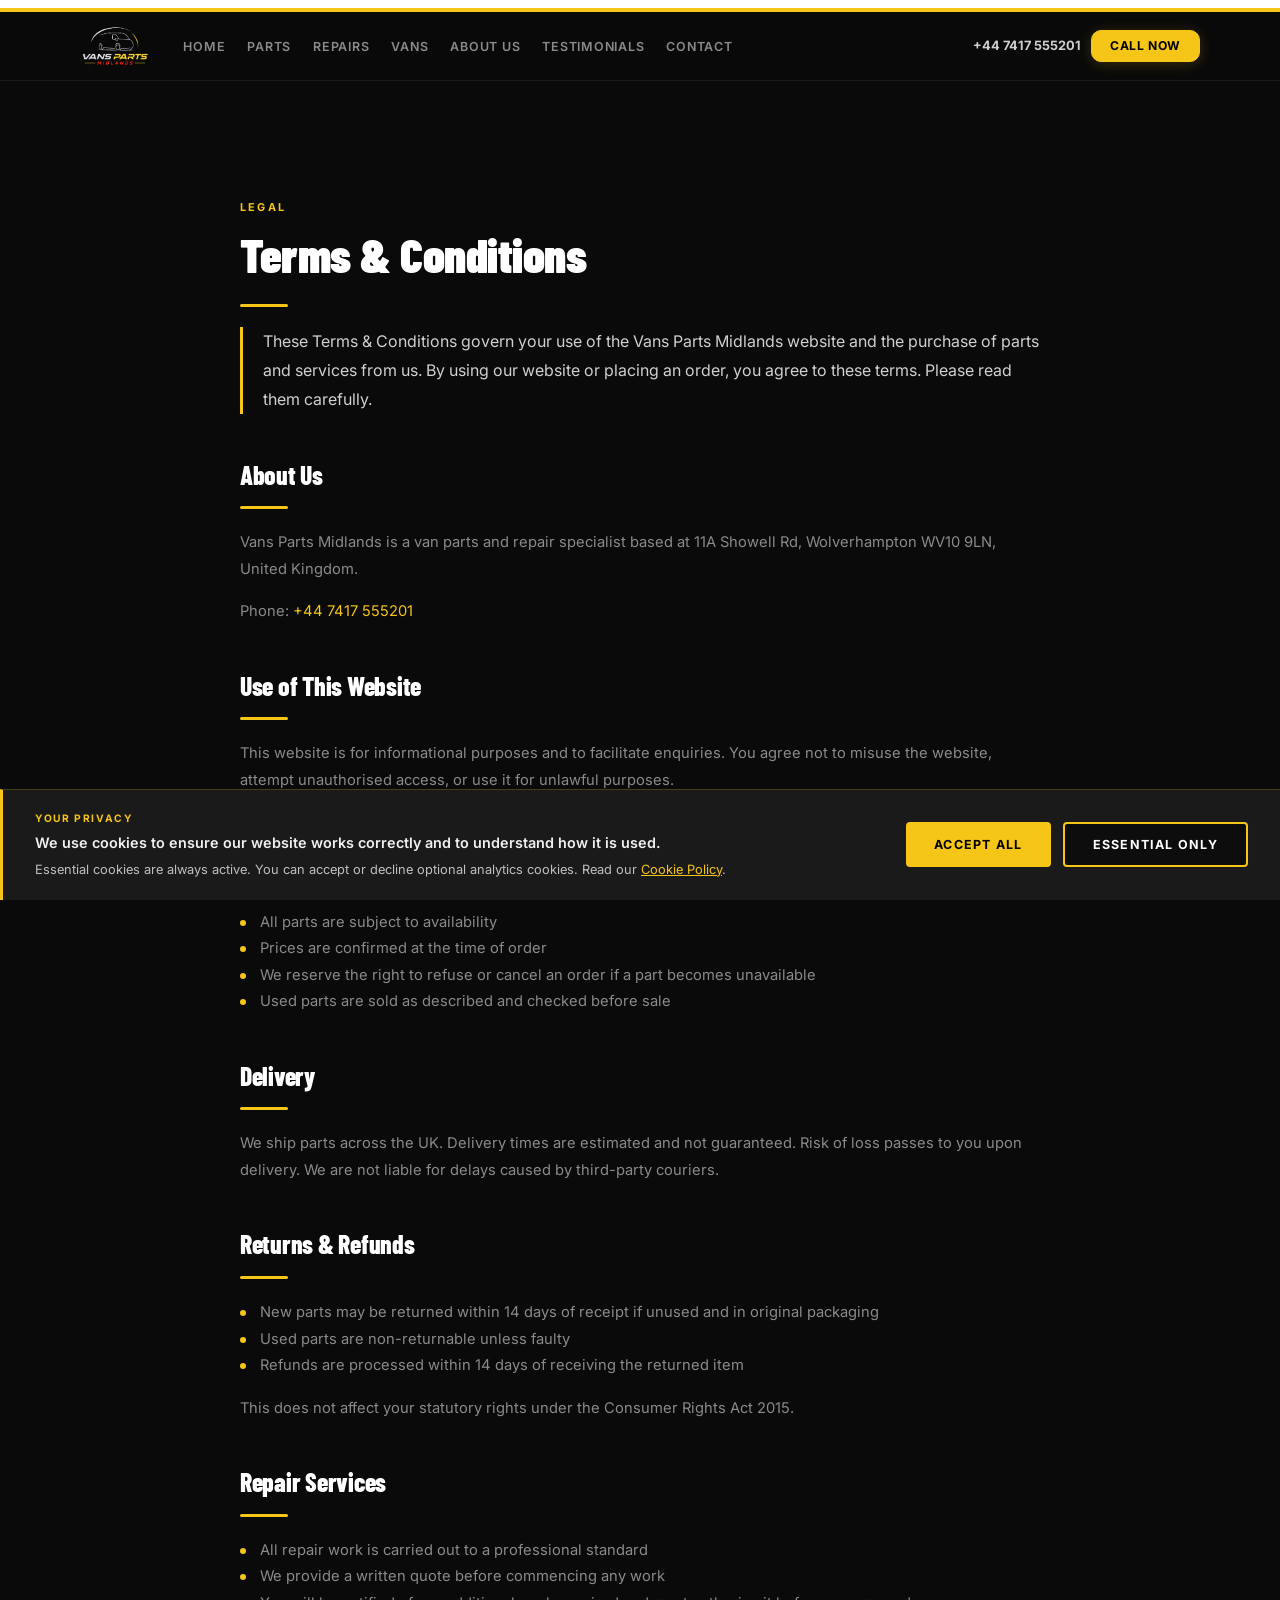
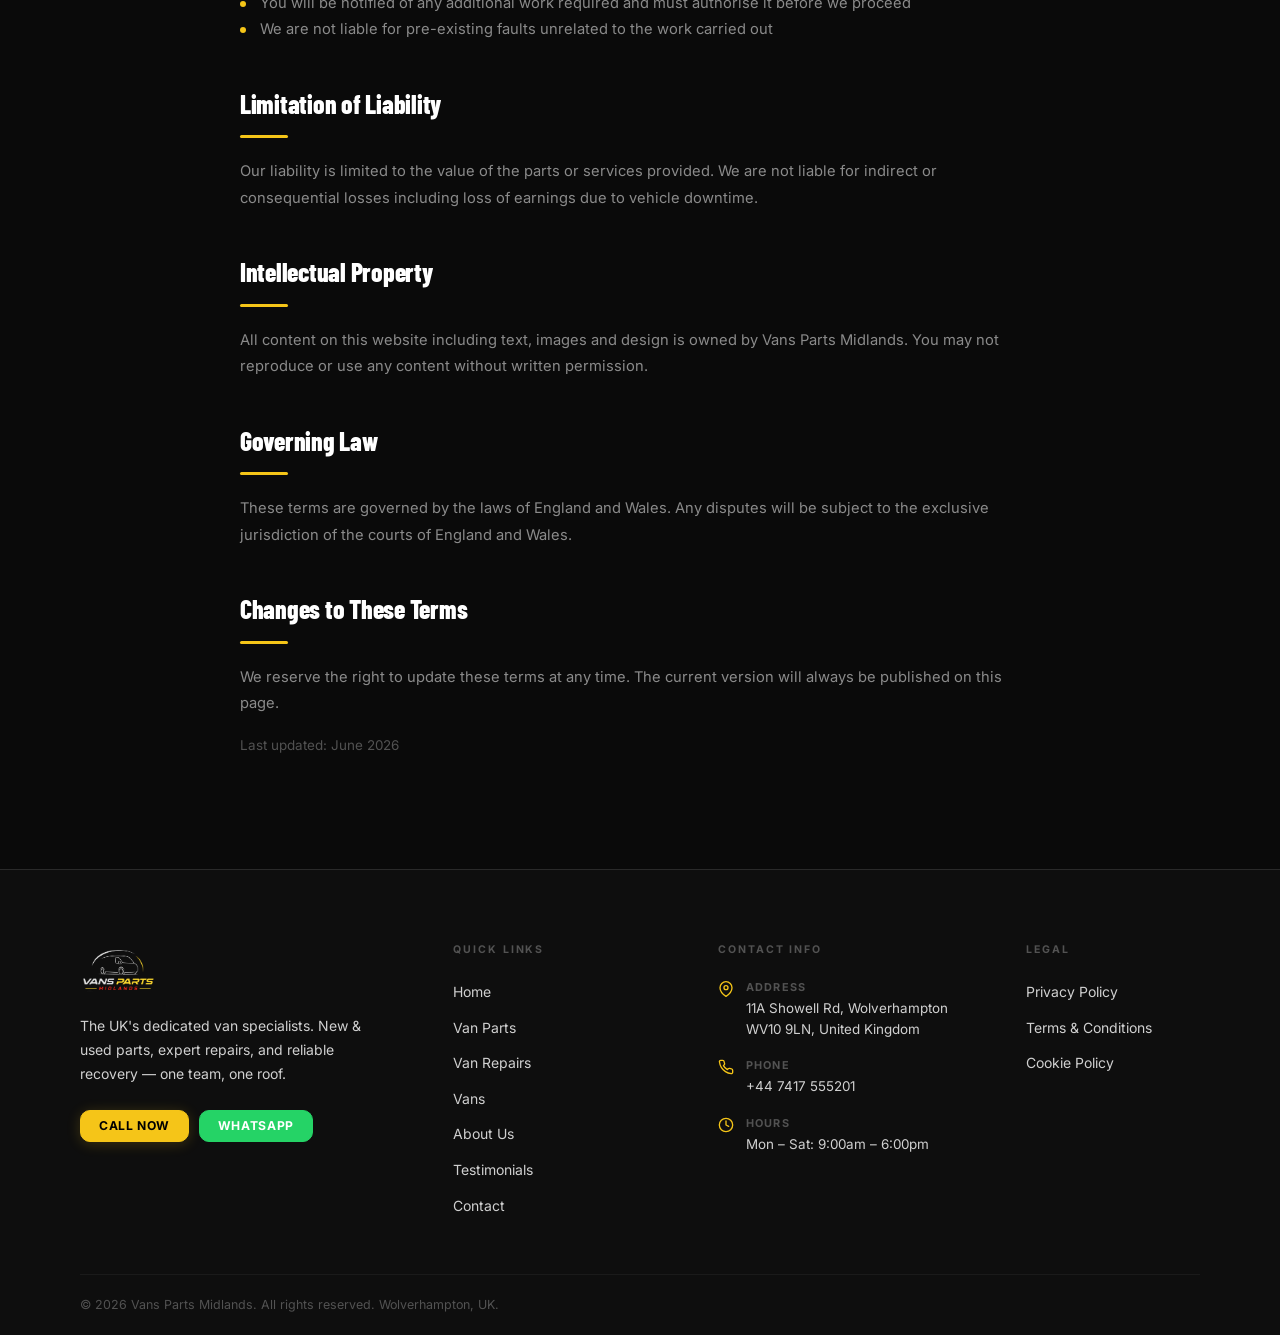
<file: terms.html>
<!doctype html>
<html lang="en"><head>
  <meta charset="UTF-8">
  <meta name="viewport" content="width=device-width, initial-scale=1.0">


  <!-- Consent Mode v2 (default denied) — must load before GTM -->
  <script>
    window.dataLayer = window.dataLayer || [];
    function gtag(){dataLayer.push(arguments);}
    gtag('consent','default',{
      'ad_storage':'denied','analytics_storage':'denied',
      'ad_user_data':'denied','ad_personalization':'denied',
      'wait_for_update':500
    });
  </script>
  <!-- Google Tag Manager -->
  <script>(function(w,d,s,l,i){w[l]=w[l]||[];w[l].push({'gtm.start':
  new Date().getTime(),event:'gtm.js'});var f=d.getElementsByTagName(s)[0],
  j=d.createElement(s),dl=l!='dataLayer'?'&l='+l:'';j.async=true;j.src=
  'https://www.googletagmanager.com/gtm.js?id='+i+dl;f.parentNode.insertBefore(j,f);
  })(window,document,'script','dataLayer','GTM-PCZ3P5LW');</script>
  <!-- End Google Tag Manager -->
  <link rel="canonical" href="https://vanspartsmidlands.co.uk/terms.html">
  <meta name="referrer" content="strict-origin-when-cross-origin">
  <meta name="theme-color" content="#0A0A0A">
  <link rel="icon" href="/favicon.ico" sizes="any">
  <link rel="icon" type="image/png" sizes="32x32" href="/favicon-32x32.png">
  <link rel="icon" type="image/png" sizes="16x16" href="/favicon-16x16.png">
  <link rel="apple-touch-icon" sizes="180x180" href="/apple-touch-icon.png">
  <link rel="manifest" href="/site.webmanifest">
  <meta property="og:title" content="Terms &amp; Conditions | Vans Parts Midlands — Wolverhampton">
  <meta property="og:description" content="Terms &amp; Conditions for Vans Parts Midlands. Read about parts orders, repairs, returns, delivery, and your rights.">
  <meta property="og:type" content="website">
  <meta property="og:url" content="https://vanspartsmidlands.co.uk/terms.html">
  <meta property="og:image" content="https://vanspartsmidlands.co.uk/og-image.jpg">
  <meta property="og:site_name" content="Vans Parts Midlands">
  <meta name="twitter:card" content="summary_large_image">
  <meta name="twitter:title" content="Terms &amp; Conditions | Vans Parts Midlands — Wolverhampton">
  <meta name="twitter:description" content="Terms &amp; Conditions for Vans Parts Midlands. Read about parts orders, repairs, returns, delivery, and your rights.">
  <meta name="twitter:image" content="https://vanspartsmidlands.co.uk/og-image.jpg">

  <title>Terms &amp; Conditions | Vans Parts Midlands — Wolverhampton</title>
  <meta name="description" content="Terms &amp; Conditions for Vans Parts Midlands. Read about parts orders, repairs, returns, delivery, and your rights.">
  <link rel="preconnect" href="https://fonts.googleapis.com">
  <link rel="preconnect" href="https://fonts.gstatic.com" crossorigin="">
  <link href="https://fonts.googleapis.com/css2?family=Barlow+Condensed:wght@600;700;800;900&family=Inter:wght@400;500;600;700&display=swap" rel="stylesheet">
  <link rel="stylesheet" href="css/style.css">
  <style>
    .policy-content { max-width: 800px; margin: 0 auto; }
    .policy-content h2 {
      font-family: var(--font-d);
      font-size: clamp(1.3rem, 3vw, 1.6rem);
      font-weight: 800;
      color: var(--c-white);
      margin-top: 48px;
      margin-bottom: 8px;
    }
    .policy-content .gold-line { margin-bottom: 20px; }
    .policy-content p {
      font-size: 0.92rem;
      color: var(--c-fg3);
      line-height: 1.8;
      margin-bottom: 16px;
    }
    .policy-content ul {
      list-style: none;
      padding: 0;
      margin: 0 0 16px;
    }
    .policy-content ul li {
      font-size: 0.92rem;
      color: var(--c-fg3);
      line-height: 1.8;
      padding-left: 20px;
      position: relative;
    }
    .policy-content ul li::before {
      content: '';
      position: absolute;
      left: 0;
      top: 11px;
      width: 6px;
      height: 6px;
      border-radius: 50%;
      background: var(--c-gold);
    }
    .policy-intro {
      font-size: 1rem !important;
      color: var(--c-fg2) !important;
      line-height: 1.8;
      margin-bottom: 32px !important;
      border-left: 3px solid var(--c-gold);
      padding-left: 20px;
    }
  </style>
</head>
<body>
<!-- Google Tag Manager (noscript) -->
<noscript><iframe src="https://www.googletagmanager.com/ns.html?id=GTM-PCZ3P5LW"
height="0" width="0" style="display:none;visibility:hidden"></iframe></noscript>
<!-- End Google Tag Manager (noscript) -->
<a class="skip-link" href="#content">Skip to main content</a>


  <!-- ===== NAVIGATION ===== -->
  <nav class="nav" role="navigation" aria-label="Main navigation">
    <div class="nav-inner">
      <a href="index.html" class="nav-logo" aria-label="Vans Parts Midlands — Home">
        <img src="logo.png" alt="Vans Parts Midlands logo">
      </a>
      <ul class="nav-links" role="list">
        <li><a href="index.html">Home</a></li>
        <li><a href="parts.html">Parts</a></li>
        <li><a href="repairs.html">Repairs</a></li>
        <li><a href="vans.html">Vans</a></li>
        <li><a href="about.html">About Us</a></li>
        <li><a href="testimonials.html">Testimonials</a></li>
        <li><a href="contact.html">Contact</a></li>
      </ul>
      <div class="nav-right">
        <a href="tel:+447417555201" class="nav-phone">+44 7417 555201</a>
        <a href="tel:+447417555201" class="btn btn-primary btn-sm">Call Now</a>
        <button class="hamburger" aria-label="Open menu" aria-expanded="false">
          <span></span><span></span><span></span>
        </button>
      </div>
    </div>
  </nav>

  <div class="mobile-menu" role="menu">
    <a href="index.html">Home</a>
    <a href="parts.html">Parts</a>
    <a href="repairs.html">Repairs</a>
    <a href="vans.html">Vans</a>
    <a href="about.html">About Us</a>
    <a href="testimonials.html">Testimonials</a>
    <a href="contact.html">Contact</a>
    <div class="mobile-menu-ctas">
      <a href="tel:+447417555201" class="btn btn-primary">Call Now</a>
      <a href="https://wa.me/447417555201" class="btn btn-whatsapp" target="_blank" rel="noopener">WhatsApp</a>
    </div>
  </div>

  <main id="content">

    <section class="section" style="background:var(--c-bg);padding-top:120px;">
      <div class="container">
        <div class="policy-content">

          <span class="eyebrow">Legal</span>
          <h1 style="font-family:var(--font-d);font-size:clamp(2rem,5vw,3rem);font-weight:900;color:var(--c-white);margin-bottom:24px;">Terms &amp; Conditions</h1>
          <div class="gold-line"></div>

          <p class="policy-intro">These Terms &amp; Conditions govern your use of the Vans Parts Midlands website and the purchase of parts and services from us. By using our website or placing an order, you agree to these terms. Please read them carefully.</p>

          <h2>About Us</h2>
          <div class="gold-line"></div>
          <p>Vans Parts Midlands is a van parts and repair specialist based at 11A Showell Rd, Wolverhampton WV10 9LN, United Kingdom.</p>
          <p>Phone: <a href="tel:+447417555201" style="color:var(--c-gold);">+44 7417 555201</a></p>

          <h2>Use of This Website</h2>
          <div class="gold-line"></div>
          <p>This website is for informational purposes and to facilitate enquiries. You agree not to misuse the website, attempt unauthorised access, or use it for unlawful purposes.</p>

          <h2>Parts Orders</h2>
          <div class="gold-line"></div>
          <ul>
            <li>All parts are subject to availability</li>
            <li>Prices are confirmed at the time of order</li>
            <li>We reserve the right to refuse or cancel an order if a part becomes unavailable</li>
            <li>Used parts are sold as described and checked before sale</li>
          </ul>

          <h2>Delivery</h2>
          <div class="gold-line"></div>
          <p>We ship parts across the UK. Delivery times are estimated and not guaranteed. Risk of loss passes to you upon delivery. We are not liable for delays caused by third-party couriers.</p>

          <h2>Returns &amp; Refunds</h2>
          <div class="gold-line"></div>
          <ul>
            <li>New parts may be returned within 14 days of receipt if unused and in original packaging</li>
            <li>Used parts are non-returnable unless faulty</li>
            <li>Refunds are processed within 14 days of receiving the returned item</li>
          </ul>
          <p>This does not affect your statutory rights under the Consumer Rights Act 2015.</p>

          <h2>Repair Services</h2>
          <div class="gold-line"></div>
          <ul>
            <li>All repair work is carried out to a professional standard</li>
            <li>We provide a written quote before commencing any work</li>
            <li>You will be notified of any additional work required and must authorise it before we proceed</li>
            <li>We are not liable for pre-existing faults unrelated to the work carried out</li>
          </ul>

          <h2>Limitation of Liability</h2>
          <div class="gold-line"></div>
          <p>Our liability is limited to the value of the parts or services provided. We are not liable for indirect or consequential losses including loss of earnings due to vehicle downtime.</p>

          <h2>Intellectual Property</h2>
          <div class="gold-line"></div>
          <p>All content on this website including text, images and design is owned by Vans Parts Midlands. You may not reproduce or use any content without written permission.</p>

          <h2>Governing Law</h2>
          <div class="gold-line"></div>
          <p>These terms are governed by the laws of England and Wales. Any disputes will be subject to the exclusive jurisdiction of the courts of England and Wales.</p>

          <h2>Changes to These Terms</h2>
          <div class="gold-line"></div>
          <p>We reserve the right to update these terms at any time. The current version will always be published on this page.</p>
          <p style="color:var(--c-fg4);font-size:0.84rem;">Last updated: June 2026</p>

        </div>
      </div>
    </section>

  </main>

  <!-- ===== FOOTER ===== -->

<footer class="footer" role="contentinfo">
    <div class="container">
      <div class="footer-grid">
        <div class="footer-brand">
          <a href="index.html" aria-label="Vans Parts Midlands — Home">
            <img src="logo.png" alt="Vans Parts Midlands" class="footer-logo">
          </a>
          <p>The UK's dedicated van specialists. New &amp; used parts, expert repairs, and reliable recovery — one team, one roof.</p>
          <div class="footer-btns">
            <a href="tel:+447417555201" class="btn btn-primary btn-sm">Call Now</a>
            <a href="https://wa.me/447417555201" class="btn btn-whatsapp btn-sm" target="_blank" rel="noopener">WhatsApp</a>
          </div>
        </div>
        <div>
          <div class="footer-heading">Quick Links</div>
          <ul class="footer-links" role="list">
            <li><a href="index.html">Home</a></li>
            <li><a href="parts.html">Van Parts</a></li>
            <li><a href="repairs.html">Van Repairs</a></li>
            <li><a href="vans.html">Vans</a></li>
            <li><a href="about.html">About Us</a></li>
            <li><a href="testimonials.html">Testimonials</a></li>
            <li><a href="contact.html">Contact</a></li>
          </ul>
        </div>
        <div>
          <div class="footer-heading">Contact Info</div>
          <div class="footer-contact-list">
            <div class="footer-ci">
              <span class="footer-ci-icon"><svg width="16" height="16" viewBox="0 0 24 24" fill="none" stroke="currentColor" stroke-width="2" stroke-linecap="round" stroke-linejoin="round"><path d="M21 10c0 7-9 13-9 13s-9-6-9-13a9 9 0 0 1 18 0z"></path><circle cx="12" cy="10" r="3"></circle></svg></span>
              <div class="footer-ci-text"><strong>Address</strong>11A Showell Rd, Wolverhampton<br>WV10 9LN, United Kingdom</div>
            </div>
            <div class="footer-ci">
              <span class="footer-ci-icon"><svg width="16" height="16" viewBox="0 0 24 24" fill="none" stroke="currentColor" stroke-width="2" stroke-linecap="round" stroke-linejoin="round"><path d="M22 16.92v3a2 2 0 0 1-2.18 2 19.79 19.79 0 0 1-8.63-3.07 19.5 19.5 0 0 1-6-6 19.79 19.79 0 0 1-3.07-8.67A2 2 0 0 1 4.11 2h3a2 2 0 0 1 2 1.72c.12.96.36 1.9.7 2.81a2 2 0 0 1-.45 2.11L8.09 9.91a16 16 0 0 0 6 6l1.27-1.27a2 2 0 0 1 2.11-.45c.91.34 1.85.58 2.81.7A2 2 0 0 1 22 16.92z"></path></svg></span>
              <div class="footer-ci-text"><strong>Phone</strong><a href="tel:+447417555201">+44 7417 555201</a></div>
            </div>
            <div class="footer-ci">
              <span class="footer-ci-icon"><svg width="16" height="16" viewBox="0 0 24 24" fill="none" stroke="currentColor" stroke-width="2" stroke-linecap="round" stroke-linejoin="round"><circle cx="12" cy="12" r="10"></circle><polyline points="12 6 12 12 16 14"></polyline></svg></span>
              <div class="footer-ci-text"><strong>Hours</strong>Mon – Sat: 9:00am – 6:00pm</div>
            </div>
          </div>
        </div>
        <div>
          <div class="footer-heading">Legal</div>
          <ul class="footer-links" role="list">
            <li><a href="privacy-policy.html">Privacy Policy</a></li>
            <li><a href="terms.html">Terms &amp; Conditions</a></li>
            <li><a href="cookies.html">Cookie Policy</a></li>
          </ul>
        </div>
      </div>
      <div class="footer-bottom">
        <div class="footer-copy">© 2026 Vans Parts Midlands. All rights reserved. Wolverhampton, UK.</div>

      </div>
    </div>
  </footer>

  <script src="js/main.js"></script>
  <script src="js/cookie-banner.js"></script>

</body></html>
</file>
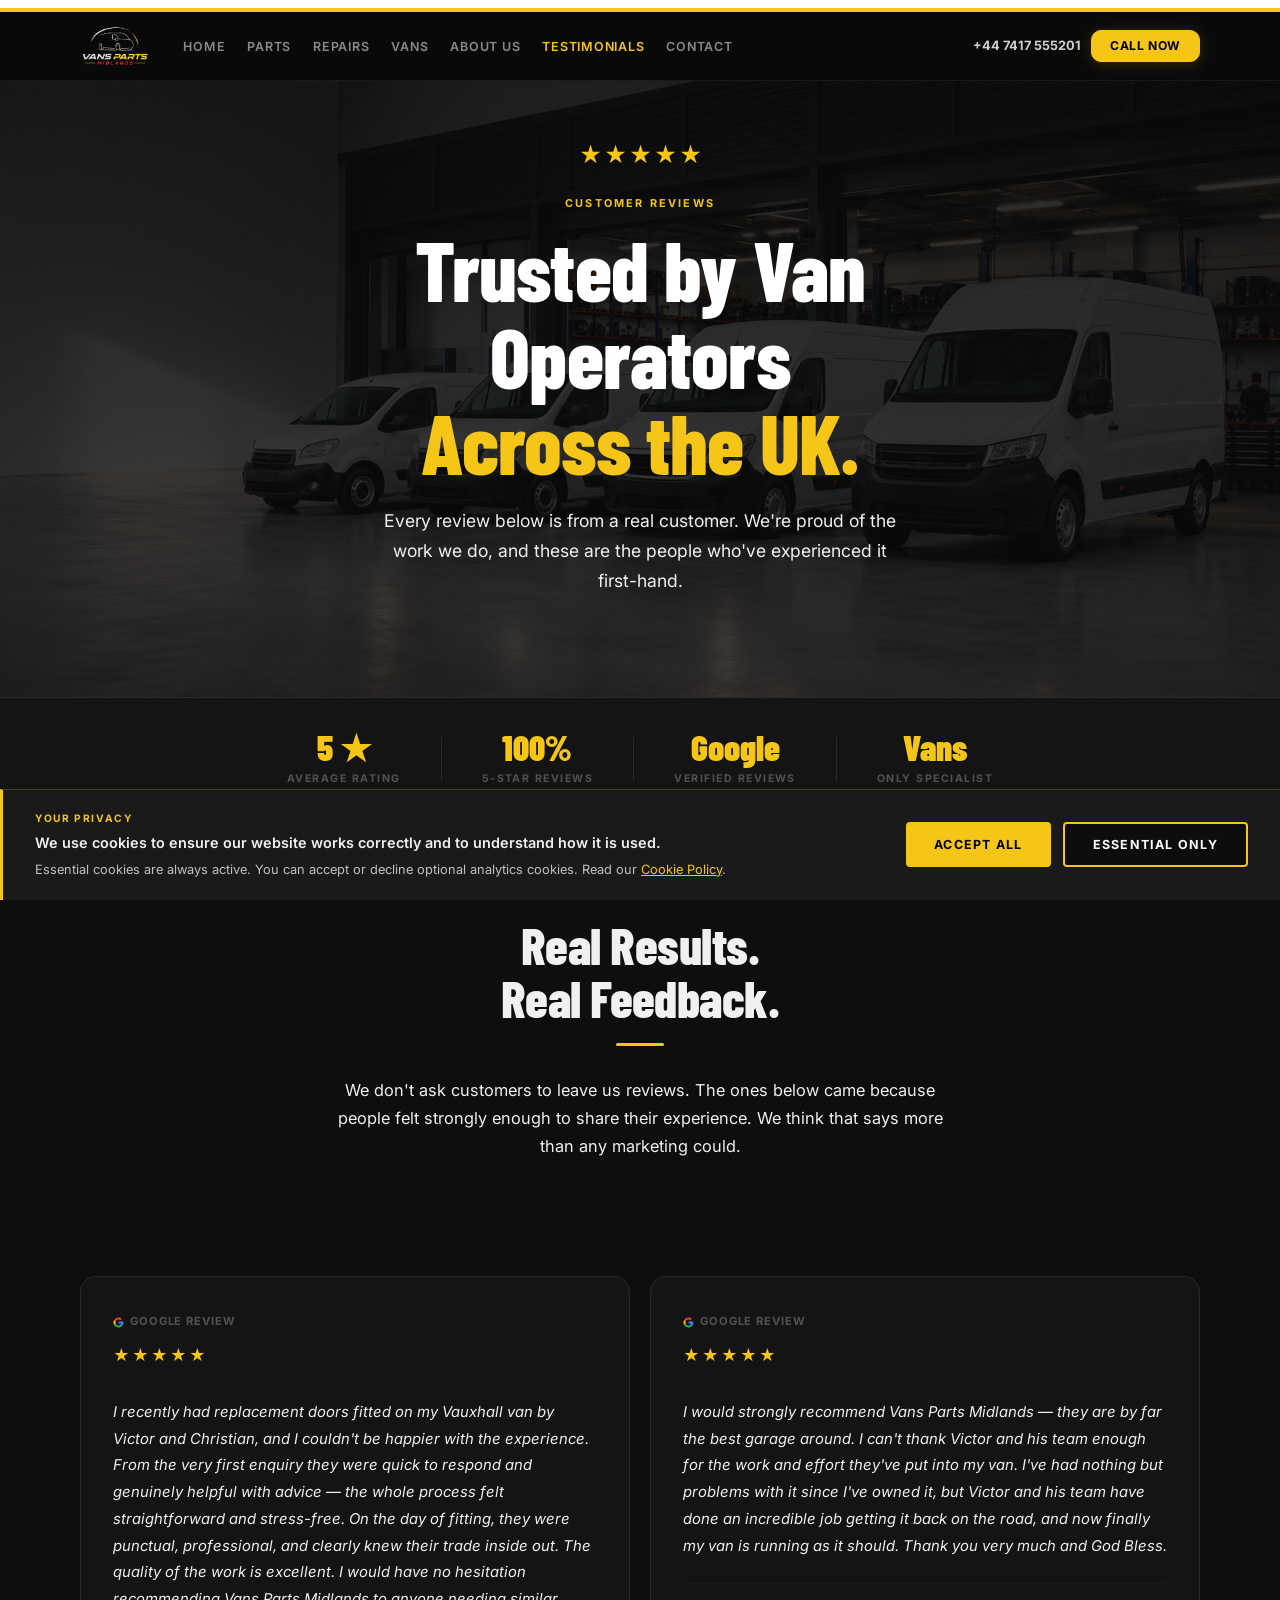
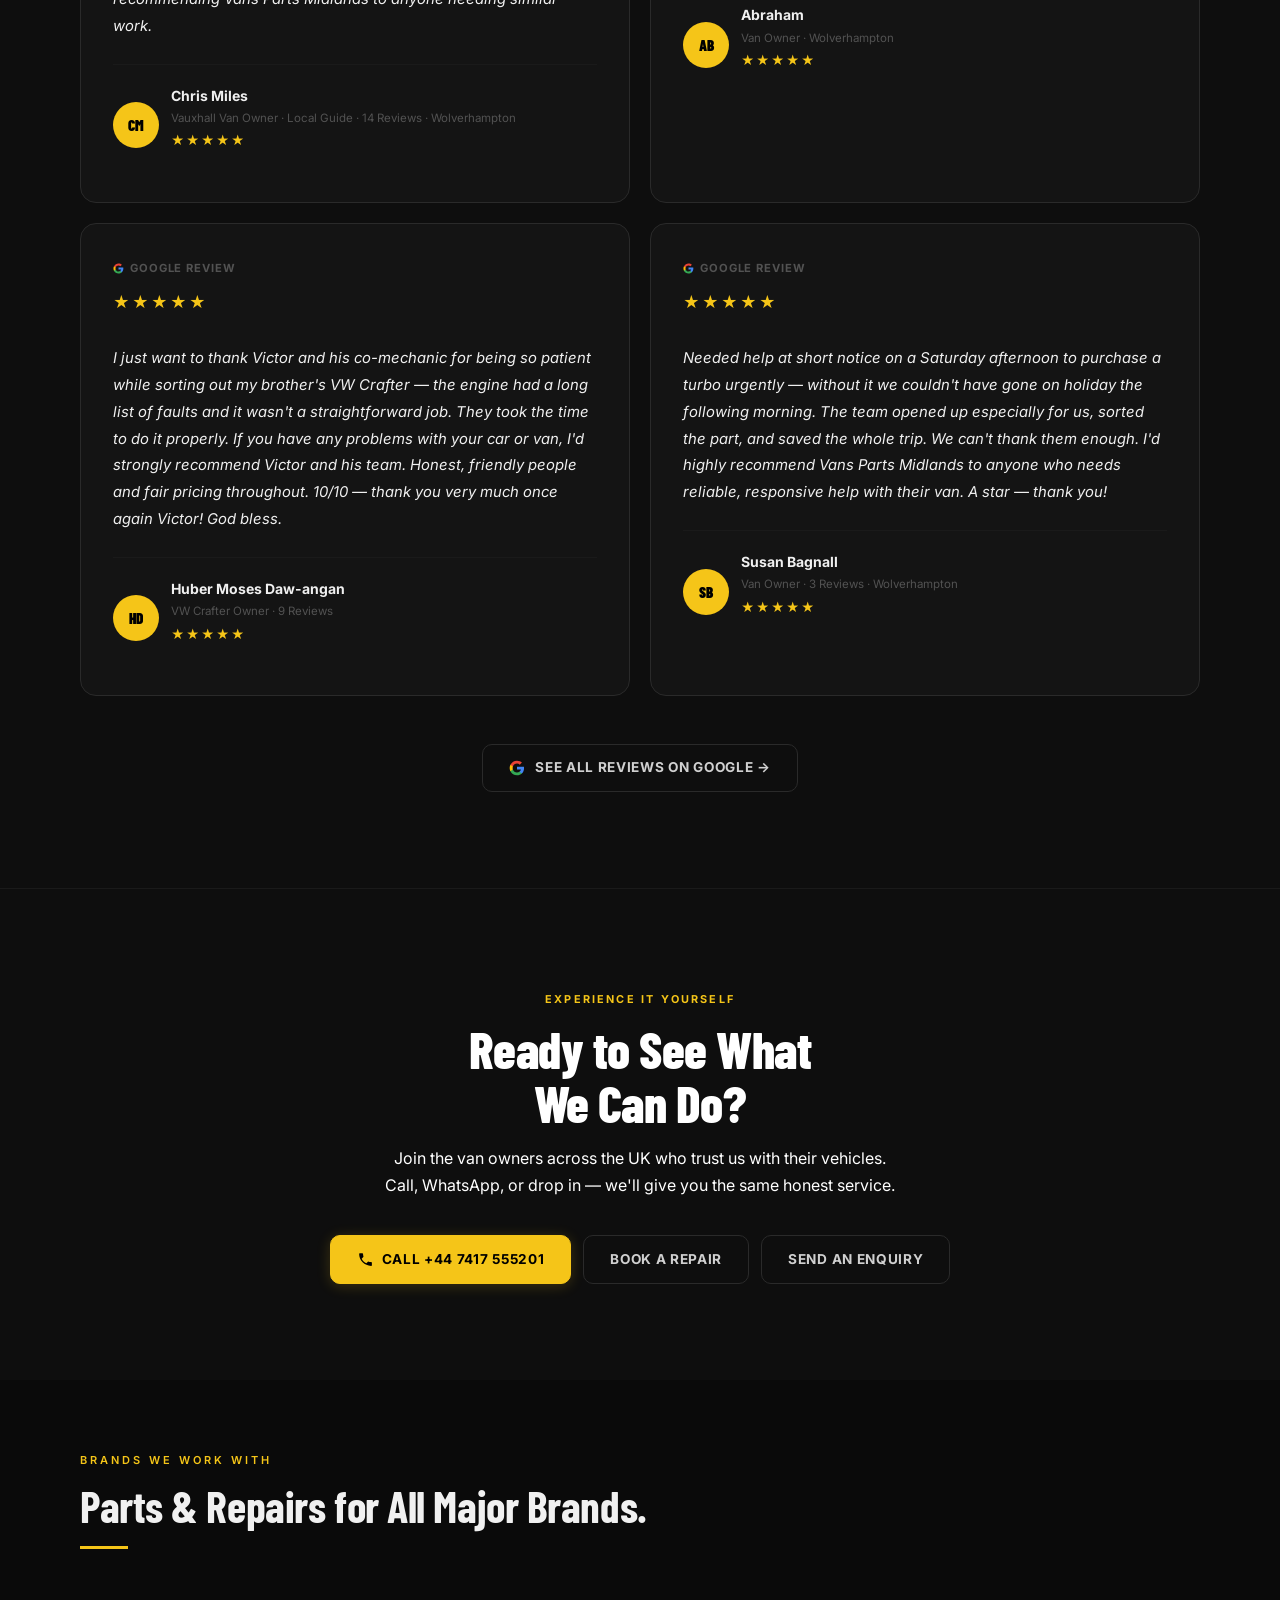
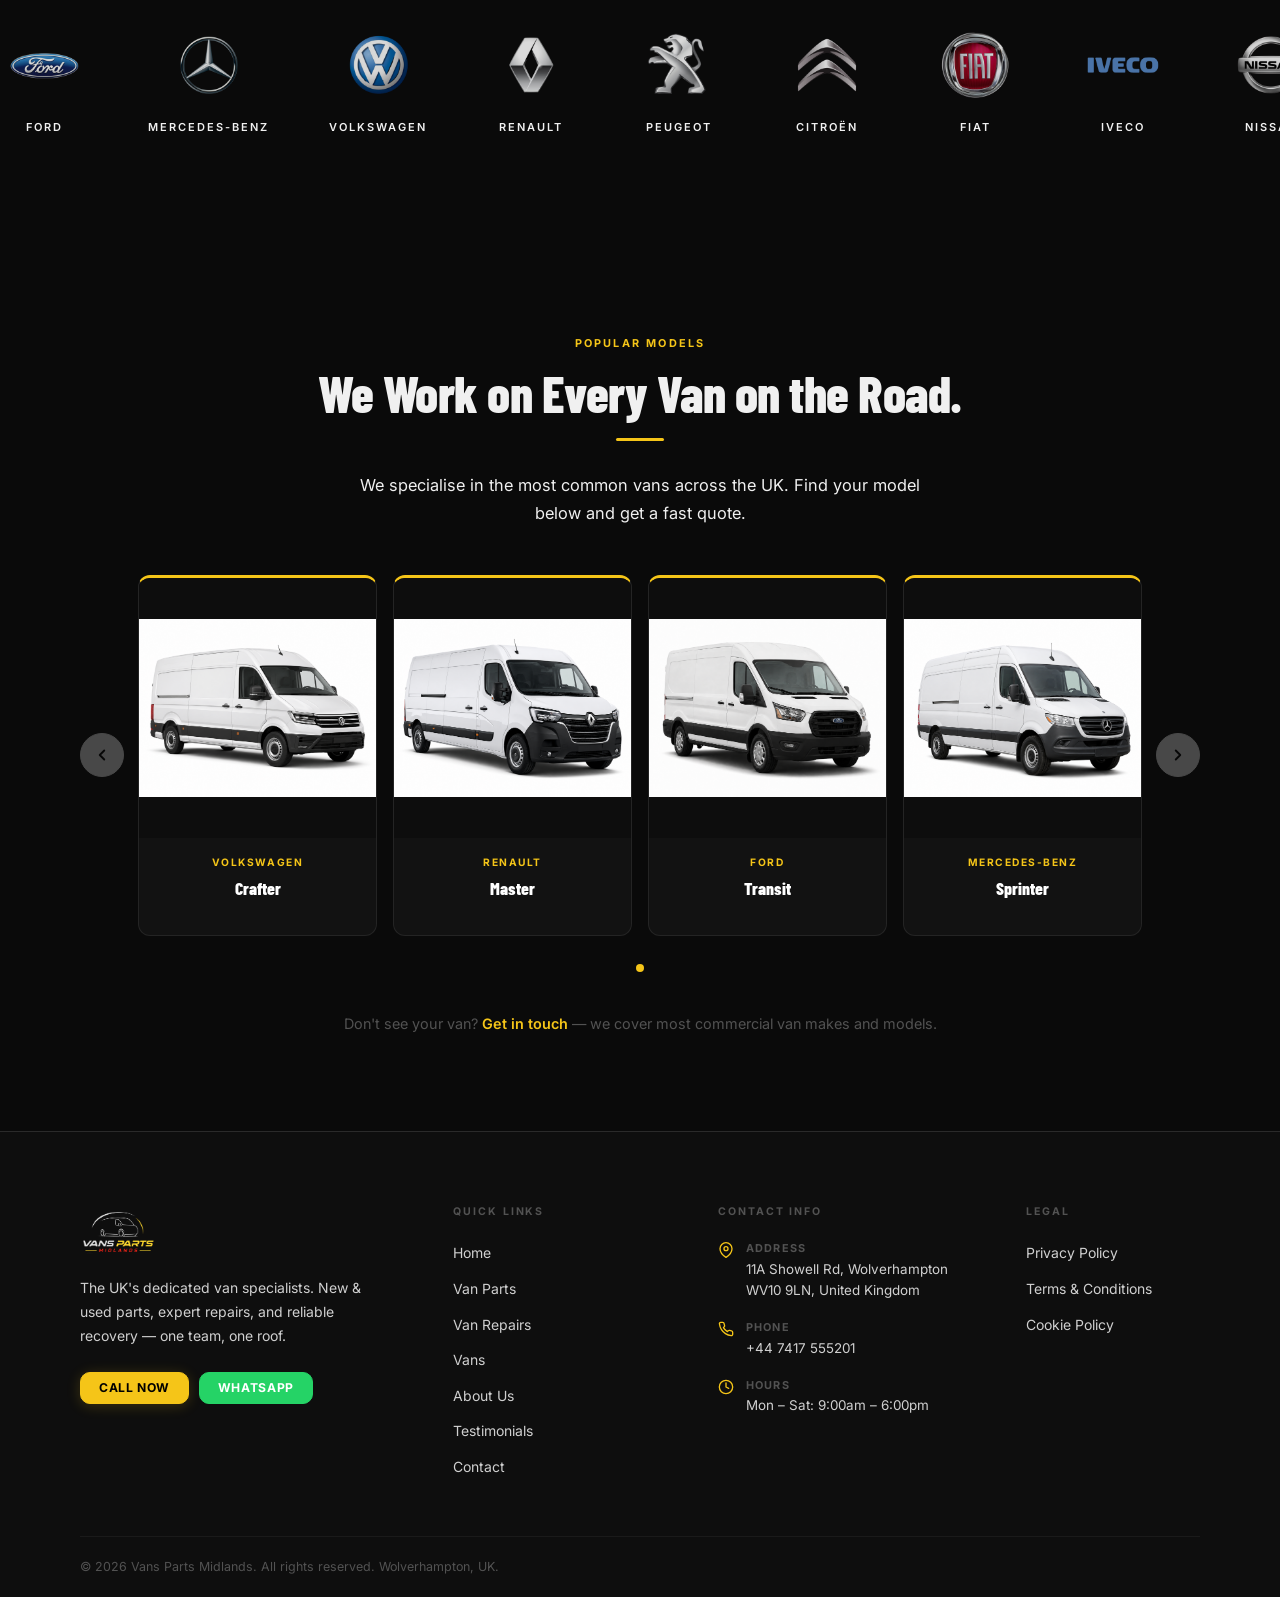
<file: testimonials.html>
<!doctype html>
<html lang="en"><head>
  <meta charset="UTF-8">
  <meta name="viewport" content="width=device-width, initial-scale=1.0">


  <!-- Consent Mode v2 (default denied) — must load before GTM -->
  <script>
    window.dataLayer = window.dataLayer || [];
    function gtag(){dataLayer.push(arguments);}
    gtag('consent','default',{
      'ad_storage':'denied','analytics_storage':'denied',
      'ad_user_data':'denied','ad_personalization':'denied',
      'wait_for_update':500
    });
  </script>
  <!-- Google Tag Manager -->
  <script>(function(w,d,s,l,i){w[l]=w[l]||[];w[l].push({'gtm.start':
  new Date().getTime(),event:'gtm.js'});var f=d.getElementsByTagName(s)[0],
  j=d.createElement(s),dl=l!='dataLayer'?'&l='+l:'';j.async=true;j.src=
  'https://www.googletagmanager.com/gtm.js?id='+i+dl;f.parentNode.insertBefore(j,f);
  })(window,document,'script','dataLayer','GTM-PCZ3P5LW');</script>
  <!-- End Google Tag Manager -->
  <link rel="canonical" href="https://vanspartsmidlands.co.uk/testimonials.html">
  <meta name="referrer" content="strict-origin-when-cross-origin">
  <meta name="theme-color" content="#0A0A0A">
  <link rel="icon" href="/favicon.ico" sizes="any">
  <link rel="icon" type="image/png" sizes="32x32" href="/favicon-32x32.png">
  <link rel="icon" type="image/png" sizes="16x16" href="/favicon-16x16.png">
  <link rel="apple-touch-icon" sizes="180x180" href="/apple-touch-icon.png">
  <link rel="manifest" href="/site.webmanifest">
  <meta property="og:title" content="Customer Testimonials | Vans Parts Midlands, Wolverhampton">
  <meta property="og:description" content="Read genuine customer reviews for Vans Parts Midlands — Wolverhampton's van parts and repair specialists. 5-star Google rated. See what van owners say about our service.">
  <meta property="og:type" content="website">
  <meta property="og:url" content="https://vanspartsmidlands.co.uk/testimonials.html">
  <meta property="og:image" content="https://vanspartsmidlands.co.uk/og-image.jpg">
  <meta property="og:site_name" content="Vans Parts Midlands">
  <meta name="twitter:card" content="summary_large_image">
  <meta name="twitter:title" content="Customer Testimonials | Vans Parts Midlands, Wolverhampton">
  <meta name="twitter:description" content="Read genuine customer reviews for Vans Parts Midlands — Wolverhampton's van parts and repair specialists. 5-star Google rated. See what van owners say about our service.">
  <meta name="twitter:image" content="https://vanspartsmidlands.co.uk/og-image.jpg">

  <title>Customer Testimonials | Vans Parts Midlands, Wolverhampton</title>
  <meta name="description" content="Read genuine customer reviews for Vans Parts Midlands — Wolverhampton's van parts and repair specialists. 5-star Google rated. See what van owners say about our service.">
  <link rel="preconnect" href="https://fonts.googleapis.com">
  <link rel="preconnect" href="https://fonts.gstatic.com" crossorigin="">
  <link href="https://fonts.googleapis.com/css2?family=Barlow+Condensed:wght@600;700;800;900&family=Inter:wght@400;500;600;700&display=swap" rel="stylesheet">
  <link rel="stylesheet" href="css/style.css">
</head>
<body>
<!-- Google Tag Manager (noscript) -->
<noscript><iframe src="https://www.googletagmanager.com/ns.html?id=GTM-PCZ3P5LW"
height="0" width="0" style="display:none;visibility:hidden"></iframe></noscript>
<!-- End Google Tag Manager (noscript) -->
<a class="skip-link" href="#content">Skip to main content</a>


  <!-- ===== NAVIGATION ===== -->
  <nav class="nav" role="navigation" aria-label="Main navigation">
    <div class="nav-inner">
      <a href="index.html" class="nav-logo" aria-label="Vans Parts Midlands — Home">
        <img src="logo.png" alt="Vans Parts Midlands logo">
      </a>
      <ul class="nav-links" role="list">
        <li><a href="index.html">Home</a></li>
        <li><a href="parts.html">Parts</a></li>
        <li><a href="repairs.html">Repairs</a></li>
        <li><a href="vans.html">Vans</a></li>
        <li><a href="about.html">About Us</a></li>
        <li><a href="testimonials.html" class="active">Testimonials</a></li>
        <li><a href="contact.html">Contact</a></li>
      </ul>
      <div class="nav-right">
        <a href="tel:+447417555201" class="nav-phone">+44 7417 555201</a>
        <a href="tel:+447417555201" class="btn btn-primary btn-sm">Call Now</a>
        <button class="hamburger" aria-label="Open menu" aria-expanded="false">
          <span></span><span></span><span></span>
        </button>
      </div>
    </div>
  </nav>

  <div class="mobile-menu" role="menu">
    <a href="index.html">Home</a>
    <a href="parts.html">Parts</a>
    <a href="repairs.html">Repairs</a>
    <a href="vans.html">Vans</a>
    <a href="about.html">About Us</a>
    <a href="testimonials.html">Testimonials</a>
    <a href="contact.html">Contact</a>
    <div class="mobile-menu-ctas">
      <a href="tel:+447417555201" class="btn btn-primary">Call Now</a>
      <a href="https://wa.me/447417555201" class="btn btn-whatsapp" target="_blank" rel="noopener">WhatsApp</a>
    </div>
  </div>

  <main id="content">

    <!-- ===== HERO ===== -->
    <section class="hero hero-short" aria-label="Testimonials hero" data-od-id="testimonials-hero">
      <div class="hero-bg" style="background-image: url('mq2adkyg-ChatGPT-Image-May-27_-2026_-11_28_02-AM.png'); background-position: center center;"></div>
      <div class="hero-overlay" style="background: linear-gradient(to bottom, rgba(10,10,10,0.88) 0%, rgba(10,10,10,0.78) 100%);"></div>
      <div class="container">
        <div class="hero-content center">
          <div class="t-stars" style="justify-content:center;margin-bottom:16px;">
            <span style="font-size:1.4rem;">★</span><span style="font-size:1.4rem;">★</span><span style="font-size:1.4rem;">★</span><span style="font-size:1.4rem;">★</span><span style="font-size:1.4rem;">★</span>
          </div>
          <span class="eyebrow">Customer Reviews</span>
          <h1>Trusted by Van Operators<br><span class="accent">Across the UK.</span></h1>
          <p class="hero-sub">Every review below is from a real customer. We're proud of the work we do, and these are the people who've experienced it first-hand.</p>
        </div>
      </div>
    </section>

    <!-- ===== TRUST BAR ===== -->
    <div class="trust-bar">
      <div class="container">
        <div class="trust-bar-inner">
          <div class="trust-stat">
            <div class="trust-stat-val">5 ★</div>
            <div class="trust-stat-label">Average Rating</div>
          </div>
          <div class="trust-bar-div"></div>
          <div class="trust-stat">
            <div class="trust-stat-val">100%</div>
            <div class="trust-stat-label">5-Star Reviews</div>
          </div>
          <div class="trust-bar-div"></div>
          <div class="trust-stat">
            <div class="trust-stat-val">Google</div>
            <div class="trust-stat-label">Verified Reviews</div>
          </div>
          <div class="trust-bar-div"></div>
          <div class="trust-stat">
            <div class="trust-stat-val">Vans</div>
            <div class="trust-stat-label">Only Specialist</div>
          </div>
        </div>
      </div>
    </div>

    <!-- ===== INTRO ===== -->
    <section class="section-sm" style="background:var(--c-s0);" data-od-id="testimonials-intro">
      <div class="container">
        <div class="section-header center">
          <span class="eyebrow">What Customers Tell Us</span>
          <h2>Real Results.<br>Real Feedback.</h2>
          <div class="gold-line center"></div>
          <p class="section-intro" style="max-width:620px;">We don't ask customers to leave us reviews. The ones below came because people felt strongly enough to share their experience. We think that says more than any marketing could.</p>
        </div>
      </div>
    </section>

    <!-- ===== REVIEW CARDS ===== -->
    <section class="section" style="background:var(--c-s0);padding-top:0;" data-od-id="review-cards">
      <div class="container">
        <div class="reviews-grid">

          <div class="t-card-lg">
            <div class="google-mark">
              <svg width="11" height="11" viewBox="0 0 24 24" fill="#4285f4" aria-hidden="true"><path d="M22.56 12.25c0-.78-.07-1.53-.2-2.25H12v4.26h5.92c-.26 1.37-1.04 2.53-2.21 3.31v2.77h3.57c2.08-1.92 3.28-4.74 3.28-8.09z"></path><path d="M12 23c2.97 0 5.46-.98 7.28-2.66l-3.57-2.77c-.98.66-2.23 1.06-3.71 1.06-2.86 0-5.29-1.93-6.16-4.53H2.18v2.84C3.99 20.53 7.7 23 12 23z" fill="#34a853"></path><path d="M5.84 14.09c-.22-.66-.35-1.36-.35-2.09s.13-1.43.35-2.09V7.07H2.18C1.43 8.55 1 10.22 1 12s.43 3.45 1.18 4.93l2.85-2.22.81-.62z" fill="#fbbc05"></path><path d="M12 5.38c1.62 0 3.06.56 4.21 1.64l3.15-3.15C17.45 2.09 14.97 1 12 1 7.7 1 3.99 3.47 2.18 7.07l3.66 2.84c.87-2.6 3.3-4.53 6.16-4.53z" fill="#ea4335"></path></svg>
              Google Review
            </div>
            <div class="t-stars"><span>★</span><span>★</span><span>★</span><span>★</span><span>★</span></div>
            <p class="t-text">I recently had replacement doors fitted on my Vauxhall van by Victor and Christian, and I couldn't be happier with the experience. From the very first enquiry they were quick to respond and genuinely helpful with advice — the whole process felt straightforward and stress-free. On the day of fitting, they were punctual, professional, and clearly knew their trade inside out. The quality of the work is excellent. I would have no hesitation recommending Vans Parts Midlands to anyone needing similar work.</p>
            <div class="t-author">
              <div class="t-avatar">CM</div>
              <div>
                <div class="t-name">Chris Miles</div>
                <div class="t-meta">Vauxhall Van Owner · Local Guide · 14 Reviews · Wolverhampton</div>
                <div class="t-stars" style="margin-top:4px;"><span style="font-size:0.8rem;">★</span><span style="font-size:0.8rem;">★</span><span style="font-size:0.8rem;">★</span><span style="font-size:0.8rem;">★</span><span style="font-size:0.8rem;">★</span></div>
              </div>
            </div>
          </div>

          <div class="t-card-lg">
            <div class="google-mark">
              <svg width="11" height="11" viewBox="0 0 24 24" fill="#4285f4" aria-hidden="true"><path d="M22.56 12.25c0-.78-.07-1.53-.2-2.25H12v4.26h5.92c-.26 1.37-1.04 2.53-2.21 3.31v2.77h3.57c2.08-1.92 3.28-4.74 3.28-8.09z"></path><path d="M12 23c2.97 0 5.46-.98 7.28-2.66l-3.57-2.77c-.98.66-2.23 1.06-3.71 1.06-2.86 0-5.29-1.93-6.16-4.53H2.18v2.84C3.99 20.53 7.7 23 12 23z" fill="#34a853"></path><path d="M5.84 14.09c-.22-.66-.35-1.36-.35-2.09s.13-1.43.35-2.09V7.07H2.18C1.43 8.55 1 10.22 1 12s.43 3.45 1.18 4.93l2.85-2.22.81-.62z" fill="#fbbc05"></path><path d="M12 5.38c1.62 0 3.06.56 4.21 1.64l3.15-3.15C17.45 2.09 14.97 1 12 1 7.7 1 3.99 3.47 2.18 7.07l3.66 2.84c.87-2.6 3.3-4.53 6.16-4.53z" fill="#ea4335"></path></svg>
              Google Review
            </div>
            <div class="t-stars"><span>★</span><span>★</span><span>★</span><span>★</span><span>★</span></div>
            <p class="t-text">I would strongly recommend Vans Parts Midlands — they are by far the best garage around. I can't thank Victor and his team enough for the work and effort they've put into my van. I've had nothing but problems with it since I've owned it, but Victor and his team have done an incredible job getting it back on the road, and now finally my van is running as it should. Thank you very much and God Bless.</p>
            <div class="t-author">
              <div class="t-avatar">AB</div>
              <div>
                <div class="t-name">Abraham</div>
                <div class="t-meta">Van Owner · Wolverhampton</div>
                <div class="t-stars" style="margin-top:4px;"><span style="font-size:0.8rem;">★</span><span style="font-size:0.8rem;">★</span><span style="font-size:0.8rem;">★</span><span style="font-size:0.8rem;">★</span><span style="font-size:0.8rem;">★</span></div>
              </div>
            </div>
          </div>

          <div class="t-card-lg">
            <div class="google-mark">
              <svg width="11" height="11" viewBox="0 0 24 24" fill="#4285f4" aria-hidden="true"><path d="M22.56 12.25c0-.78-.07-1.53-.2-2.25H12v4.26h5.92c-.26 1.37-1.04 2.53-2.21 3.31v2.77h3.57c2.08-1.92 3.28-4.74 3.28-8.09z"></path><path d="M12 23c2.97 0 5.46-.98 7.28-2.66l-3.57-2.77c-.98.66-2.23 1.06-3.71 1.06-2.86 0-5.29-1.93-6.16-4.53H2.18v2.84C3.99 20.53 7.7 23 12 23z" fill="#34a853"></path><path d="M5.84 14.09c-.22-.66-.35-1.36-.35-2.09s.13-1.43.35-2.09V7.07H2.18C1.43 8.55 1 10.22 1 12s.43 3.45 1.18 4.93l2.85-2.22.81-.62z" fill="#fbbc05"></path><path d="M12 5.38c1.62 0 3.06.56 4.21 1.64l3.15-3.15C17.45 2.09 14.97 1 12 1 7.7 1 3.99 3.47 2.18 7.07l3.66 2.84c.87-2.6 3.3-4.53 6.16-4.53z" fill="#ea4335"></path></svg>
              Google Review
            </div>
            <div class="t-stars"><span>★</span><span>★</span><span>★</span><span>★</span><span>★</span></div>
            <p class="t-text">I just want to thank Victor and his co-mechanic for being so patient while sorting out my brother's VW Crafter — the engine had a long list of faults and it wasn't a straightforward job. They took the time to do it properly. If you have any problems with your car or van, I'd strongly recommend Victor and his team. Honest, friendly people and fair pricing throughout. 10/10 — thank you very much once again Victor! God bless.</p>
            <div class="t-author">
              <div class="t-avatar">HD</div>
              <div>
                <div class="t-name">Huber Moses Daw-angan</div>
                <div class="t-meta">VW Crafter Owner · 9 Reviews</div>
                <div class="t-stars" style="margin-top:4px;"><span style="font-size:0.8rem;">★</span><span style="font-size:0.8rem;">★</span><span style="font-size:0.8rem;">★</span><span style="font-size:0.8rem;">★</span><span style="font-size:0.8rem;">★</span></div>
              </div>
            </div>
          </div>

          <div class="t-card-lg">
            <div class="google-mark">
              <svg width="11" height="11" viewBox="0 0 24 24" fill="#4285f4" aria-hidden="true"><path d="M22.56 12.25c0-.78-.07-1.53-.2-2.25H12v4.26h5.92c-.26 1.37-1.04 2.53-2.21 3.31v2.77h3.57c2.08-1.92 3.28-4.74 3.28-8.09z"></path><path d="M12 23c2.97 0 5.46-.98 7.28-2.66l-3.57-2.77c-.98.66-2.23 1.06-3.71 1.06-2.86 0-5.29-1.93-6.16-4.53H2.18v2.84C3.99 20.53 7.7 23 12 23z" fill="#34a853"></path><path d="M5.84 14.09c-.22-.66-.35-1.36-.35-2.09s.13-1.43.35-2.09V7.07H2.18C1.43 8.55 1 10.22 1 12s.43 3.45 1.18 4.93l2.85-2.22.81-.62z" fill="#fbbc05"></path><path d="M12 5.38c1.62 0 3.06.56 4.21 1.64l3.15-3.15C17.45 2.09 14.97 1 12 1 7.7 1 3.99 3.47 2.18 7.07l3.66 2.84c.87-2.6 3.3-4.53 6.16-4.53z" fill="#ea4335"></path></svg>
              Google Review
            </div>
            <div class="t-stars"><span>★</span><span>★</span><span>★</span><span>★</span><span>★</span></div>
            <p class="t-text">Needed help at short notice on a Saturday afternoon to purchase a turbo urgently — without it we couldn't have gone on holiday the following morning. The team opened up especially for us, sorted the part, and saved the whole trip. We can't thank them enough. I'd highly recommend Vans Parts Midlands to anyone who needs reliable, responsive help with their van. A star — thank you!</p>
            <div class="t-author">
              <div class="t-avatar">SB</div>
              <div>
                <div class="t-name">Susan Bagnall</div>
                <div class="t-meta">Van Owner · 3 Reviews · Wolverhampton</div>
                <div class="t-stars" style="margin-top:4px;"><span style="font-size:0.8rem;">★</span><span style="font-size:0.8rem;">★</span><span style="font-size:0.8rem;">★</span><span style="font-size:0.8rem;">★</span><span style="font-size:0.8rem;">★</span></div>
              </div>
            </div>
          </div>

        </div>
        </div>
        <div style="text-align:center;margin-top:48px;">
          <a href="https://share.google/i8gPuajo1Wfef3Yd2" target="_blank" rel="noopener" class="btn btn-ghost btn-lg" style="display:inline-flex;align-items:center;gap:10px;">
            <svg width="16" height="16" viewBox="0 0 24 24" fill="#4285f4" aria-hidden="true"><path d="M22.56 12.25c0-.78-.07-1.53-.2-2.25H12v4.26h5.92c-.26 1.37-1.04 2.53-2.21 3.31v2.77h3.57c2.08-1.92 3.28-4.74 3.28-8.09z"></path><path d="M12 23c2.97 0 5.46-.98 7.28-2.66l-3.57-2.77c-.98.66-2.23 1.06-3.71 1.06-2.86 0-5.29-1.93-6.16-4.53H2.18v2.84C3.99 20.53 7.7 23 12 23z" fill="#34a853"></path><path d="M5.84 14.09c-.22-.66-.35-1.36-.35-2.09s.13-1.43.35-2.09V7.07H2.18C1.43 8.55 1 10.22 1 12s.43 3.45 1.18 4.93l2.85-2.22.81-.62z" fill="#fbbc05"></path><path d="M12 5.38c1.62 0 3.06.56 4.21 1.64l3.15-3.15C17.45 2.09 14.97 1 12 1 7.7 1 3.99 3.47 2.18 7.07l3.66 2.84c.87-2.6 3.3-4.53 6.16-4.53z" fill="#ea4335"></path></svg>
            See All Reviews on Google →
          </a>
        </div>
      </div>
    </section>

    <!-- ===== CTA ===== -->
    <section class="cta-block" data-od-id="testimonials-cta">
      <div class="container">
        <span class="eyebrow">Experience It Yourself</span>
        <h2>Ready to See What<br>We Can Do?</h2>
        <p>Join the van owners across the UK who trust us with their vehicles. Call, WhatsApp, or drop in — we'll give you the same honest service.</p>
        <div class="cta-actions">
          <a href="tel:+447417555201" class="btn btn-primary btn-lg">
            <svg width="17" height="17" viewBox="0 0 24 24" fill="currentColor" aria-hidden="true"><path d="M6.6 10.8c1.4 2.8 3.8 5.1 6.6 6.6l2.2-2.2c.3-.3.7-.4 1-.2 1.1.4 2.3.6 3.6.6.6 0 1 .4 1 1V20c0 .6-.4 1-1 1-9.4 0-17-7.6-17-17 0-.6.4-1 1-1h3.5c.6 0 1 .4 1 1 0 1.3.2 2.5.6 3.6.1.3 0 .7-.2 1L6.6 10.8z"></path></svg>
            Call +44 7417 555201
          </a>
          <a href="repairs.html" class="btn btn-ghost btn-lg">Book a Repair</a>
          <a href="contact.html" class="btn btn-ghost btn-lg">Send an Enquiry</a>
        </div>
      </div>
    </section>


  <!-- BRANDS WE WORK WITH -->
  <section class="brands-ticker-section" data-od-id="brands-ticker">
    <div class="container">
      <div class="section-label">BRANDS WE WORK WITH</div>
      <h2 class="section-title">Parts & Repairs for All Major Brands.</h2>
      <div class="section-divider"></div>
    </div>
    <div class="ticker-strip" aria-label="Brands we work with">
      <div class="ticker-track">
        <!-- Set 1 -->
        <div class="brand-item"><img src="mq0zjakc-ford.png" alt="Ford" loading="lazy"><span>Ford</span></div>
        <div class="brand-item"><img src="mq0zjald-mercedes.png" alt="Mercedes-Benz" loading="lazy"><span>Mercedes-Benz</span></div>
        <div class="brand-item"><img src="mq1063o5-10.png" alt="Volkswagen" loading="lazy"><span>Volkswagen</span></div>
        <div class="brand-item"><img src="mq0zjal6-renault.png" alt="Renault" loading="lazy"><span>Renault</span></div>
        <div class="brand-item"><img src="mq0zjako-peugeot.png" alt="Peugeot" loading="lazy"><span>Peugeot</span></div>
        <div class="brand-item"><img src="mq0zjaiu-citroen.png" alt="Citroën" loading="lazy"><span>Citroën</span></div>
        <div class="brand-item"><img src="mq0zjaj9-fiat.png" alt="Fiat" loading="lazy"><span>Fiat</span></div>
        <div class="brand-item"><img src="mq1063o4-15.png" alt="Iveco" loading="lazy"><span>Iveco</span></div>
        <div class="brand-item"><img src="mq0zjalg-nissan.png" alt="Nissan" loading="lazy"><span>Nissan</span></div>
        <!-- Set 2 (duplicate for seamless loop) -->
        <div class="brand-item"><img src="mq0zjakc-ford.png" alt="Ford" loading="lazy"><span>Ford</span></div>
        <div class="brand-item"><img src="mq0zjald-mercedes.png" alt="Mercedes-Benz" loading="lazy"><span>Mercedes-Benz</span></div>
        <div class="brand-item"><img src="mq1063o5-10.png" alt="Volkswagen" loading="lazy"><span>Volkswagen</span></div>
        <div class="brand-item"><img src="mq0zjal6-renault.png" alt="Renault" loading="lazy"><span>Renault</span></div>
        <div class="brand-item"><img src="mq0zjako-peugeot.png" alt="Peugeot" loading="lazy"><span>Peugeot</span></div>
        <div class="brand-item"><img src="mq0zjaiu-citroen.png" alt="Citroën" loading="lazy"><span>Citroën</span></div>
        <div class="brand-item"><img src="mq0zjaj9-fiat.png" alt="Fiat" loading="lazy"><span>Fiat</span></div>
        <div class="brand-item"><img src="mq1063o4-15.png" alt="Iveco" loading="lazy"><span>Iveco</span></div>
        <div class="brand-item"><img src="mq0zjalg-nissan.png" alt="Nissan" loading="lazy"><span>Nissan</span></div>
      </div>
    </div>
  </section>

  </main>

  <!-- ===== POPULAR VAN MODELS CAROUSEL ===== -->
  <section class="section" style="background:var(--c-bg);" data-od-id="van-models">
    <div class="container" style="text-align:center;">
      <div style="margin-bottom:48px;">
        <span class="eyebrow">POPULAR MODELS</span>
        <h2>We Work on Every Van on the Road.</h2>
        <div class="gold-line center"></div>
        <p class="section-intro" style="margin-left:auto;margin-right:auto;">We specialise in the most common vans across the UK. Find your model below and get a fast quote.</p>
      </div>
      <div class="vc-outer">
        <button class="vc-arrow vc-prev" aria-label="Previous van">
          <svg width="18" height="18" viewBox="0 0 24 24" fill="none" stroke="currentColor" stroke-width="2.5" stroke-linecap="round" stroke-linejoin="round"><polyline points="15 18 9 12 15 6"></polyline></svg>
        </button>
        <div class="vc-viewport">
          <div class="vc-track">
            <div class="van-card">
              <div class="van-img"><img src="images/van-vw-crafter.png" alt="Volkswagen Crafter"></div>
              <div class="van-info"><div class="van-make">VOLKSWAGEN</div><div class="van-model">Crafter</div></div>
            </div>
            <div class="van-card">
              <div class="van-img"><img src="images/van-renault-master.png" alt="Renault Master"></div>
              <div class="van-info"><div class="van-make">RENAULT</div><div class="van-model">Master</div></div>
            </div>
            <div class="van-card">
              <div class="van-img"><img src="images/van-ford-transit.png" alt="Ford Transit"></div>
              <div class="van-info"><div class="van-make">FORD</div><div class="van-model">Transit</div></div>
            </div>
            <div class="van-card">
              <div class="van-img"><img src="images/van-mercedes-sprinter.png" alt="Mercedes-Benz Sprinter"></div>
              <div class="van-info"><div class="van-make">MERCEDES-BENZ</div><div class="van-model">Sprinter</div></div>
            </div>
          </div>
        </div>
        <button class="vc-arrow vc-next" aria-label="Next van">
          <svg width="18" height="18" viewBox="0 0 24 24" fill="none" stroke="currentColor" stroke-width="2.5" stroke-linecap="round" stroke-linejoin="round"><polyline points="9 18 15 12 9 6"></polyline></svg>
        </button>
      </div>
      <div class="vc-dots" id="vcDots"></div>
      <p style="text-align:center;color:var(--c-fg4);margin-top:40px;font-size:0.9rem;">Don't see your van? <a href="contact.html" style="color:var(--c-gold);font-weight:600;">Get in touch</a> — we cover most commercial van makes and models.</p>
    </div>
    <script>
      (function(){
        var section = document.querySelector('[data-od-id="van-models"]');
        var track   = section.querySelector('.vc-track');
        var vp      = section.querySelector('.vc-viewport');
        var prev    = section.querySelector('.vc-prev');
        var next    = section.querySelector('.vc-next');
        var dots    = section.querySelector('.vc-dots');
        var cards   = Array.from(track.querySelectorAll('.van-card'));
        var GAP=16, idx=0;
        function vis(){ return window.innerWidth<=480?1:window.innerWidth<=900?2:4; }
        function cw(){ return (vp.clientWidth-(vis()-1)*GAP)/vis(); }
        function max(){ return Math.max(0,cards.length-vis()); }
        function size(){ var w=cw(); cards.forEach(function(c){ c.style.width=w+'px'; }); }
        function mkDots(){
          dots.innerHTML='';
          for(var i=0;i<=max();i++){
            var d=document.createElement('button');
            d.className='vc-dot'+(i===idx?' active':'');
            d.setAttribute('aria-label','Slide '+(i+1));
            (function(i){ d.addEventListener('click',function(){ go(i); }); })(i);
            dots.appendChild(d);
          }
        }
        function go(n){
          idx=Math.max(0,Math.min(n,max()));
          track.style.transform='translateX(-'+idx*(cw()+GAP)+'px)';
          Array.from(dots.querySelectorAll('.vc-dot')).forEach(function(d,i){ d.classList.toggle('active',i===idx); });
          prev.disabled=idx===0; next.disabled=idx===max();
        }
        prev.addEventListener('click',function(){ go(idx-1); });
        next.addEventListener('click',function(){ go(idx+1); });
        function init(){ size(); idx=Math.min(idx,max()); mkDots(); go(idx); }
        init();
        window.addEventListener('resize',function(){ size(); idx=Math.min(idx,max()); mkDots(); go(idx); });
      })();
    </script>
  </section>

  <!-- ===== FOOTER ===== -->

<footer class="footer" role="contentinfo">
    <div class="container">
      <div class="footer-grid">
        <div class="footer-brand">
          <a href="index.html" aria-label="Vans Parts Midlands — Home">
            <img src="logo.png" alt="Vans Parts Midlands" class="footer-logo">
          </a>
          <p>The UK's dedicated van specialists. New &amp; used parts, expert repairs, and reliable recovery — one team, one roof.</p>
          <div class="footer-btns">
            <a href="tel:+447417555201" class="btn btn-primary btn-sm">Call Now</a>
            <a href="https://wa.me/447417555201" class="btn btn-whatsapp btn-sm" target="_blank" rel="noopener">WhatsApp</a>
          </div>
        </div>
        <div>
          <div class="footer-heading">Quick Links</div>
          <ul class="footer-links" role="list">
            <li><a href="index.html">Home</a></li>
            <li><a href="parts.html">Van Parts</a></li>
            <li><a href="repairs.html">Van Repairs</a></li>
            <li><a href="vans.html">Vans</a></li>
            <li><a href="about.html">About Us</a></li>
            <li><a href="testimonials.html">Testimonials</a></li>
            <li><a href="contact.html">Contact</a></li>
          </ul>
        </div>
        <div>
          <div class="footer-heading">Contact Info</div>
          <div class="footer-contact-list">
            <div class="footer-ci">
              <span class="footer-ci-icon"><svg width="16" height="16" viewBox="0 0 24 24" fill="none" stroke="currentColor" stroke-width="2" stroke-linecap="round" stroke-linejoin="round"><path d="M21 10c0 7-9 13-9 13s-9-6-9-13a9 9 0 0 1 18 0z"></path><circle cx="12" cy="10" r="3"></circle></svg></span>
              <div class="footer-ci-text"><strong>Address</strong>11A Showell Rd, Wolverhampton<br>WV10 9LN, United Kingdom</div>
            </div>
            <div class="footer-ci">
              <span class="footer-ci-icon"><svg width="16" height="16" viewBox="0 0 24 24" fill="none" stroke="currentColor" stroke-width="2" stroke-linecap="round" stroke-linejoin="round"><path d="M22 16.92v3a2 2 0 0 1-2.18 2 19.79 19.79 0 0 1-8.63-3.07 19.5 19.5 0 0 1-6-6 19.79 19.79 0 0 1-3.07-8.67A2 2 0 0 1 4.11 2h3a2 2 0 0 1 2 1.72c.12.96.36 1.9.7 2.81a2 2 0 0 1-.45 2.11L8.09 9.91a16 16 0 0 0 6 6l1.27-1.27a2 2 0 0 1 2.11-.45c.91.34 1.85.58 2.81.7A2 2 0 0 1 22 16.92z"></path></svg></span>
              <div class="footer-ci-text"><strong>Phone</strong><a href="tel:+447417555201">+44 7417 555201</a></div>
            </div>
            <div class="footer-ci">
              <span class="footer-ci-icon"><svg width="16" height="16" viewBox="0 0 24 24" fill="none" stroke="currentColor" stroke-width="2" stroke-linecap="round" stroke-linejoin="round"><circle cx="12" cy="12" r="10"></circle><polyline points="12 6 12 12 16 14"></polyline></svg></span>
              <div class="footer-ci-text"><strong>Hours</strong>Mon – Sat: 9:00am – 6:00pm</div>
            </div>
          </div>
        </div>
        <div>
          <div class="footer-heading">Legal</div>
          <ul class="footer-links" role="list">
            <li><a href="privacy-policy.html">Privacy Policy</a></li>
            <li><a href="terms.html">Terms &amp; Conditions</a></li>
            <li><a href="cookies.html">Cookie Policy</a></li>
          </ul>
        </div>
      </div>
      <div class="footer-bottom">
        <div class="footer-copy">© 2026 Vans Parts Midlands. All rights reserved. Wolverhampton, UK.</div>

      </div>
    </div>
  </footer>

  <script src="js/main.js"></script>
  <script src="js/cookie-banner.js"></script>
  <script src="js/testimonials-carousel.js"></script>

</body></html>
</file>
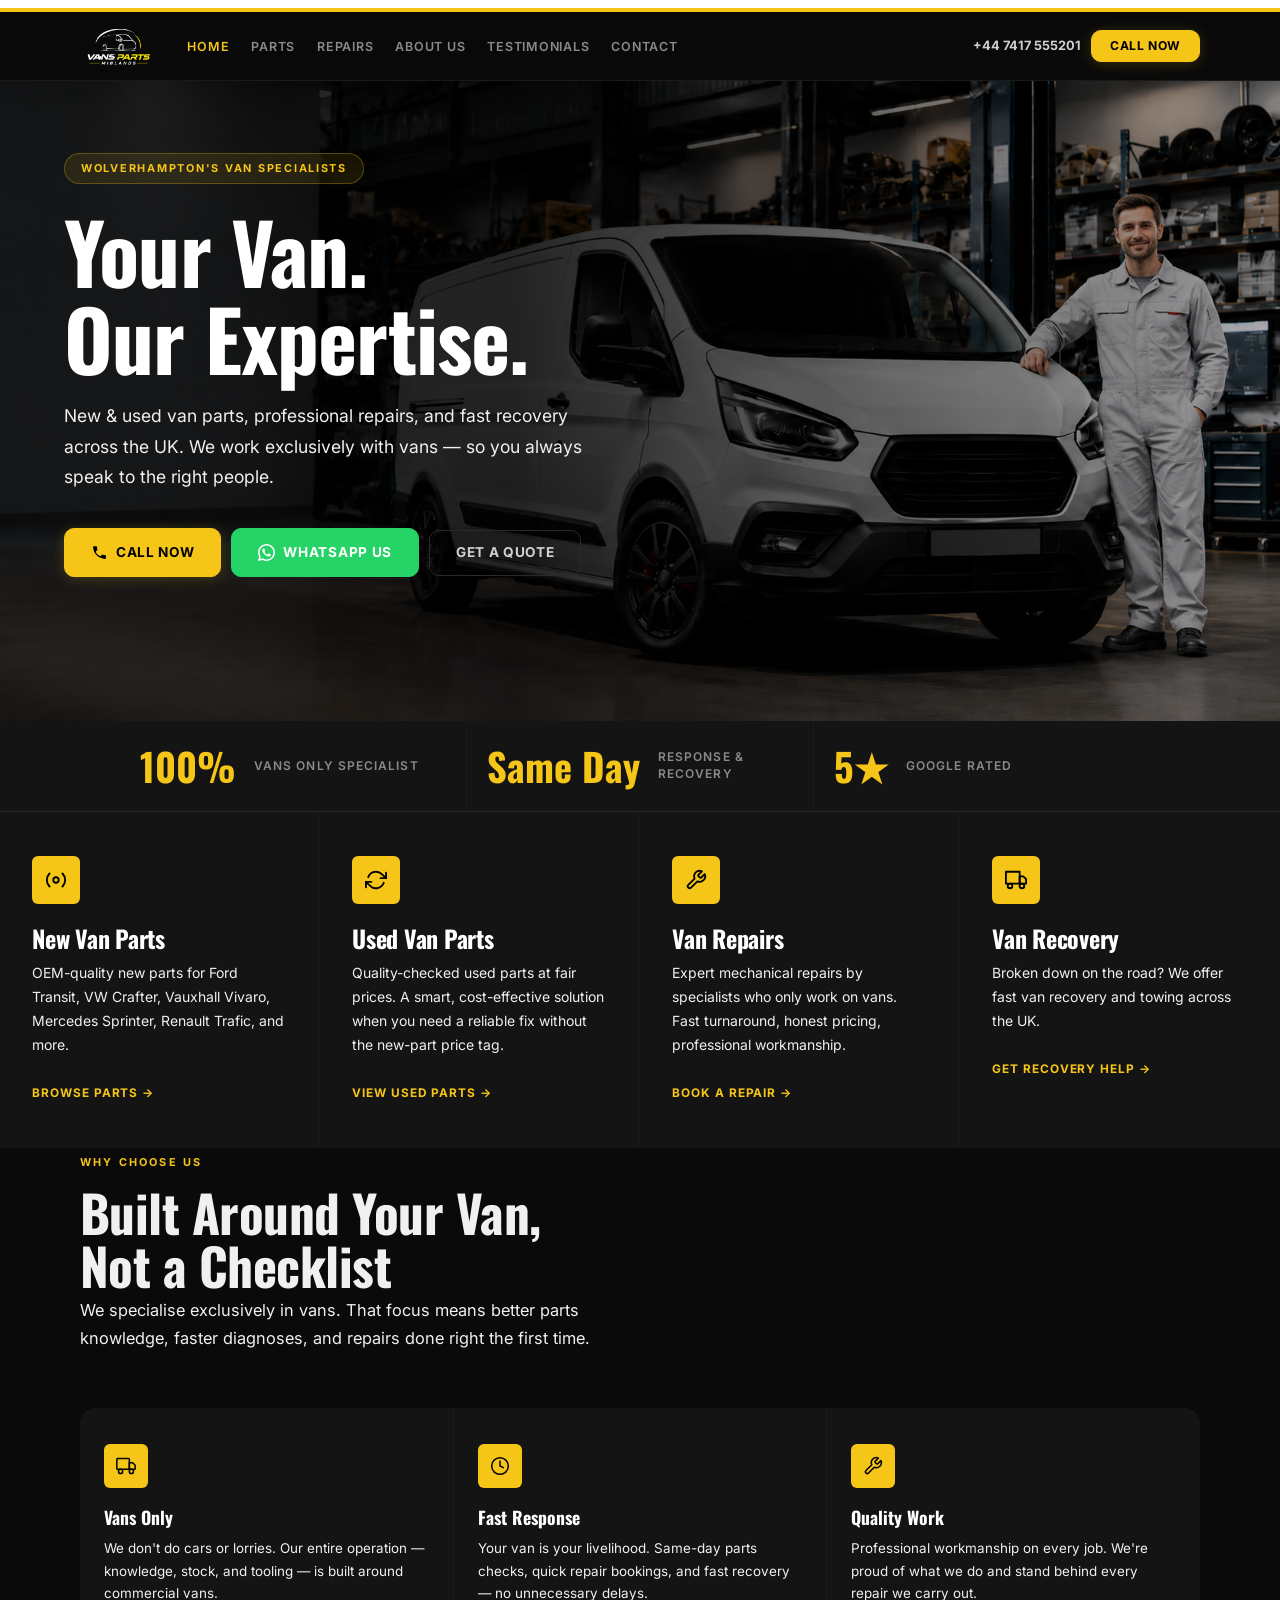
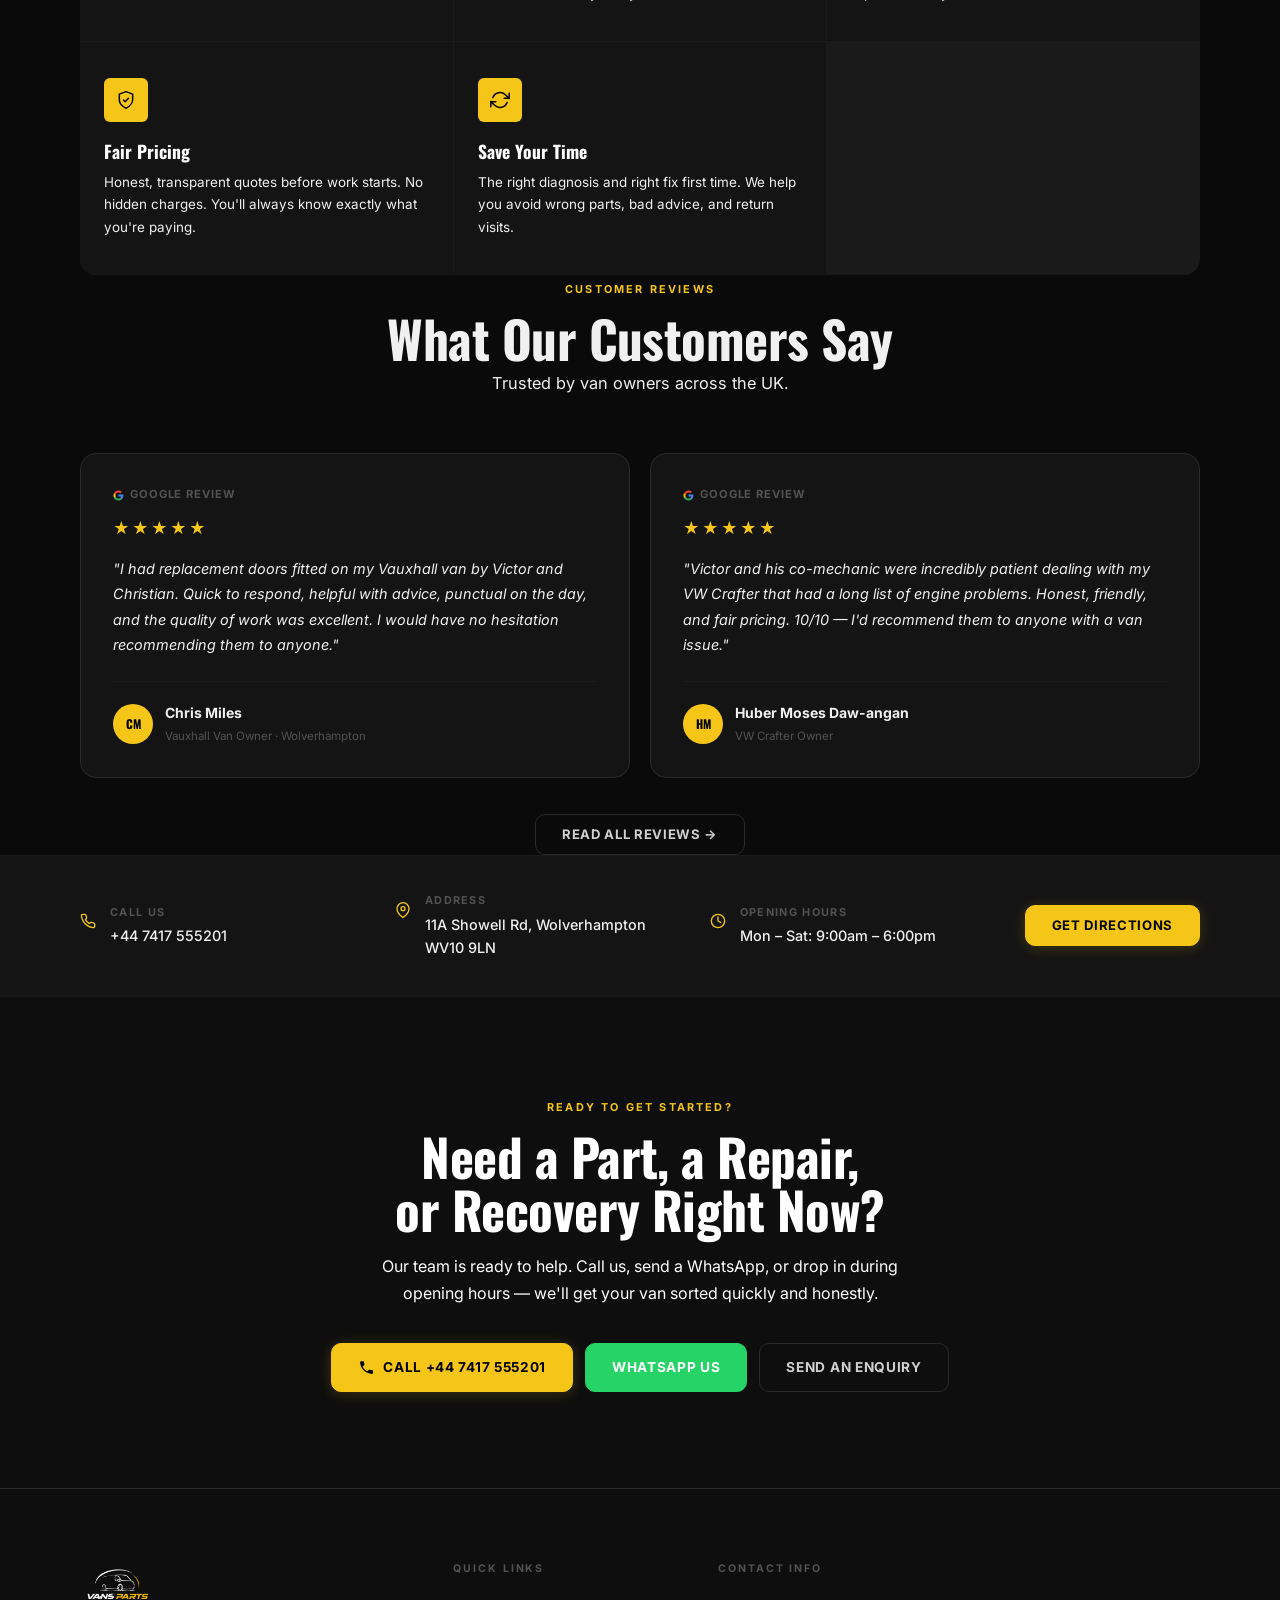
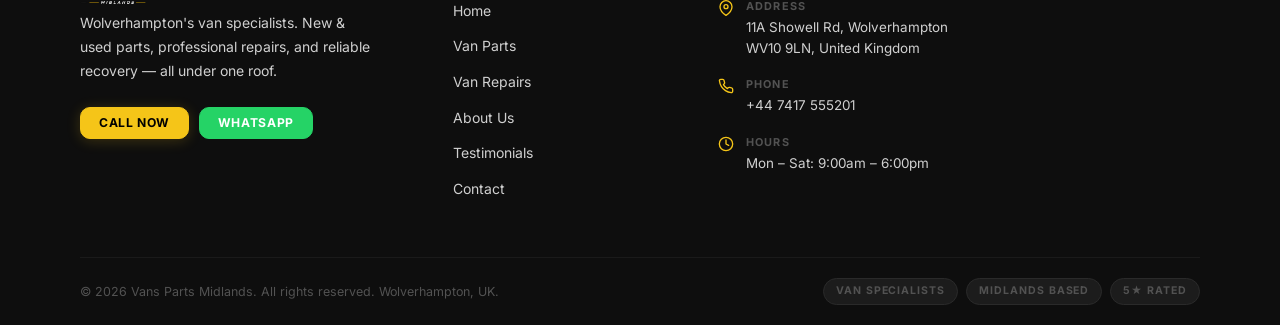
<file: vans-parts-midlands-home.html>
<!doctype html>
<html lang="en"><head>
  <meta charset="UTF-8">
  <meta name="viewport" content="width=device-width, initial-scale=1.0">


  <!-- Consent Mode v2 (default denied) — must load before GTM -->
  <script>
    window.dataLayer = window.dataLayer || [];
    function gtag(){dataLayer.push(arguments);}
    gtag('consent','default',{
      'ad_storage':'denied','analytics_storage':'denied',
      'ad_user_data':'denied','ad_personalization':'denied',
      'wait_for_update':500
    });
  </script>
  <!-- Google Tag Manager -->
  <script>(function(w,d,s,l,i){w[l]=w[l]||[];w[l].push({'gtm.start':
  new Date().getTime(),event:'gtm.js'});var f=d.getElementsByTagName(s)[0],
  j=d.createElement(s),dl=l!='dataLayer'?'&l='+l:'';j.async=true;j.src=
  'https://www.googletagmanager.com/gtm.js?id='+i+dl;f.parentNode.insertBefore(j,f);
  })(window,document,'script','dataLayer','GTM-PCZ3P5LW');</script>
  <!-- End Google Tag Manager -->
  <link rel="canonical" href="https://vanspartsmidlands.co.uk/">
  <meta name="robots" content="noindex, follow">
  <meta name="referrer" content="strict-origin-when-cross-origin">
  <meta name="theme-color" content="#0A0A0A">
  <link rel="icon" href="/favicon.ico" sizes="any">
  <link rel="icon" type="image/png" sizes="32x32" href="/favicon-32x32.png">
  <link rel="icon" type="image/png" sizes="16x16" href="/favicon-16x16.png">
  <link rel="apple-touch-icon" sizes="180x180" href="/apple-touch-icon.png">
  <link rel="manifest" href="/site.webmanifest">
  <meta property="og:title" content="Vans Parts Midlands | Van Parts, Repairs &amp; Recovery — Wolverhampton">
  <meta property="og:description" content="Vans Parts Midlands — Wolverhampton's dedicated van specialists. New &amp; used van parts, professional van repairs, and fast recovery across the UK. Call +44 7417 555201.">
  <meta property="og:type" content="website">
  <meta property="og:url" content="https://vanspartsmidlands.co.uk/">
  <meta property="og:image" content="https://vanspartsmidlands.co.uk/og-image.jpg">
  <meta property="og:site_name" content="Vans Parts Midlands">
  <meta name="twitter:card" content="summary_large_image">
  <meta name="twitter:title" content="Vans Parts Midlands | Van Parts, Repairs &amp; Recovery — Wolverhampton">
  <meta name="twitter:description" content="Vans Parts Midlands — Wolverhampton's dedicated van specialists. New &amp; used van parts, professional van repairs, and fast recovery across the UK. Call +44 7417 555201.">
  <meta name="twitter:image" content="https://vanspartsmidlands.co.uk/og-image.jpg">

  <title>Vans Parts Midlands | Van Parts, Repairs &amp; Recovery — Wolverhampton</title>
  <meta name="description" content="Vans Parts Midlands — Wolverhampton's dedicated van specialists. New &amp; used van parts, professional van repairs, and fast recovery across the UK. Call +44 7417 555201.">
  <link rel="preconnect" href="https://fonts.googleapis.com">
  <link rel="preconnect" href="https://fonts.gstatic.com" crossorigin="">
  <link href="https://fonts.googleapis.com/css2?family=Oswald:wght@400;500;600;700&amp;family=Inter:wght@400;500;600;700&amp;display=swap" rel="stylesheet">
  <link rel="stylesheet" href="css/style.css">
</head>
<body>
<!-- Google Tag Manager (noscript) -->
<noscript><iframe src="https://www.googletagmanager.com/ns.html?id=GTM-PCZ3P5LW"
height="0" width="0" style="display:none;visibility:hidden"></iframe></noscript>
<!-- End Google Tag Manager (noscript) -->
<a class="skip-link" href="#content">Skip to main content</a>


  <nav class="nav" role="navigation" aria-label="Main navigation">
    <div class="nav-inner">
      <a href="index.html" class="nav-logo" aria-label="Vans Parts Midlands — Home">
        <img src="mpxznphh-Design-fa_ra_-titlu-_11_.png" alt="Vans Parts Midlands logo" height="46">
      </a>
      <ul class="nav-links" role="list">
        <li><a href="index.html" class="active">Home</a></li>
        <li><a href="parts.html">Parts</a></li>
        <li><a href="repairs.html">Repairs</a></li>
        <li><a href="about.html">About Us</a></li>
        <li><a href="testimonials.html">Testimonials</a></li>
        <li><a href="contact.html">Contact</a></li>
      </ul>
      <div class="nav-right">
        <a href="tel:+447417555201" class="nav-phone">+44 7417 555201</a>
        <a href="tel:+447417555201" class="btn btn-primary btn-sm">Call Now</a>
        <button class="hamburger" aria-label="Open menu"><span></span><span></span><span></span></button>
      </div>
    </div>
  </nav>

  <div class="mobile-menu" role="menu">
    <a href="index.html">Home</a>
    <a href="parts.html">Parts</a>
    <a href="repairs.html">Repairs</a>
    <a href="about.html">About Us</a>
    <a href="testimonials.html">Testimonials</a>
    <a href="contact.html">Contact</a>
    <div class="mobile-menu-ctas">
      <a href="tel:+447417555201" class="btn btn-primary">Call Now</a>
      <a href="https://wa.me/447417555201" class="btn btn-whatsapp" target="_blank" rel="noopener">WhatsApp</a>
    </div>
  </div>

  <main id="content">

    <section class="hero on-dark" aria-label="Hero">
      <div class="hero-bg" style="background-image: url('mpljfva8-ChatGPT-Image-May-25_-2026_-08_20_00-PM.png');"></div>
      <div class="hero-overlay"></div>
      <div class="container" style="margin-left: 24px;">
        <div class="hero-content">
          <div class="hero-badge">Wolverhampton's Van Specialists</div>
          <h1>Your Van.<br><span class="red">Our Expertise.</span></h1>
          <p class="hero-sub">New &amp; used van parts, professional repairs, and fast recovery across the UK. We work exclusively with vans — so you always speak to the right people.</p>
          <div class="hero-actions">
            <a href="tel:+447417555201" class="btn btn-primary btn-lg">
              <svg width="17" height="17" viewBox="0 0 24 24" fill="currentColor"><path d="M6.6 10.8c1.4 2.8 3.8 5.1 6.6 6.6l2.2-2.2c.3-.3.7-.4 1-.2 1.1.4 2.3.6 3.6.6.6 0 1 .4 1 1V20c0 .6-.4 1-1 1-9.4 0-17-7.6-17-17 0-.6.4-1 1-1h3.5c.6 0 1 .4 1 1 0 1.3.2 2.5.6 3.6.1.3 0 .7-.2 1L6.6 10.8z"></path></svg>
              Call Now
            </a>
            <a href="https://wa.me/447417555201" class="btn btn-whatsapp btn-lg" target="_blank" rel="noopener">
              <svg width="17" height="17" viewBox="0 0 24 24" fill="currentColor"><path d="M17.472 14.382c-.297-.149-1.758-.867-2.03-.967-.273-.099-.471-.148-.67.15-.197.297-.767.966-.94 1.164-.173.199-.347.223-.644.075-.297-.15-1.255-.463-2.39-1.475-.883-.788-1.48-1.761-1.653-2.059-.173-.297-.018-.458.13-.606.134-.133.298-.347.446-.52.149-.174.198-.298.298-.497.099-.198.05-.371-.025-.52-.075-.149-.669-1.612-.916-2.207-.242-.579-.487-.5-.669-.51-.173-.008-.371-.01-.57-.01-.198 0-.52.074-.792.372-.272.297-1.04 1.016-1.04 2.479 0 1.462 1.065 2.875 1.213 3.074.149.198 2.096 3.2 5.077 4.487.709.306 1.262.489 1.694.625.712.227 1.36.195 1.871.118.571-.085 1.758-.719 2.006-1.413.248-.694.248-1.289.173-1.413-.074-.124-.272-.198-.57-.347zM12 0C5.373 0 0 5.373 0 12c0 2.135.561 4.14 1.545 5.873L0 24l6.335-1.513A11.944 11.944 0 0012 24c6.627 0 12-5.373 12-12S18.627 0 12 0zm0 21.818a9.773 9.773 0 01-4.987-1.366l-.357-.212-3.761.897.938-3.62-.232-.372A9.741 9.741 0 012.182 12 9.818 9.818 0 0112 2.182 9.818 9.818 0 0121.818 12 9.818 9.818 0 0112 21.818z"></path></svg>
              WhatsApp Us
            </a>
            <a href="contact.html" class="btn btn-ghost btn-lg">Get a Quote</a>
          </div>
        </div>
      </div>
    </section>

    <div class="stats-bar">
      <div class="container">
        <div class="stats-inner">
          <div class="stat-item"><span class="stat-num">100%</span><div class="stat-label">Vans Only Specialist</div></div>
          <div class="stat-item"><span class="stat-num">Same Day</span><div class="stat-label">Response &amp; Recovery</div></div>
          <div class="stat-item"><span class="stat-num">5★</span><div class="stat-label">Google Rated</div></div>
        </div>
      </div>
    </div>

    <section class="section-dark on-dark" style="padding:0;" data-od-id="services">
      <div class="services-grid">
        <div class="service-card">
          <div class="svc-icon"><svg width="22" height="22" viewBox="0 0 24 24" fill="none" stroke="currentColor" stroke-width="2" stroke-linecap="round" stroke-linejoin="round"><circle cx="12" cy="12" r="3"></circle><path d="M19.07 4.93a10 10 0 0 1 0 14.14"></path><path d="M4.93 4.93a10 10 0 0 0 0 14.14"></path></svg></div>
          <h3>New Van Parts</h3>
          <p>OEM-quality new parts for Ford Transit, VW Crafter, Vauxhall Vivaro, Mercedes Sprinter, Renault Trafic, and more.</p>
          <a href="parts.html" class="card-cta">Browse Parts →</a>
        </div>
        <div class="service-card">
          <div class="svc-icon"><svg width="22" height="22" viewBox="0 0 24 24" fill="none" stroke="currentColor" stroke-width="2" stroke-linecap="round" stroke-linejoin="round"><polyline points="23 4 23 10 17 10"></polyline><polyline points="1 20 1 14 7 14"></polyline><path d="M3.51 9a9 9 0 0 1 14.85-3.36L23 10M1 14l4.64 4.36A9 9 0 0 0 20.49 15"></path></svg></div>
          <h3>Used Van Parts</h3>
          <p>Quality-checked used parts at fair prices. A smart, cost-effective solution when you need a reliable fix without the new-part price tag.</p>
          <a href="parts.html" class="card-cta">View Used Parts →</a>
        </div>
        <div class="service-card">
          <div class="svc-icon"><svg width="22" height="22" viewBox="0 0 24 24" fill="none" stroke="currentColor" stroke-width="2" stroke-linecap="round" stroke-linejoin="round"><path d="M14.7 6.3a1 1 0 0 0 0 1.4l1.6 1.6a1 1 0 0 0 1.4 0l3.77-3.77a6 6 0 0 1-7.94 7.94l-6.91 6.91a2.12 2.12 0 0 1-3-3l6.91-6.91a6 6 0 0 1 7.94-7.94l-3.76 3.76z"></path></svg></div>
          <h3>Van Repairs</h3>
          <p>Expert mechanical repairs by specialists who only work on vans. Fast turnaround, honest pricing, professional workmanship.</p>
          <a href="repairs.html" class="card-cta">Book a Repair →</a>
        </div>
        <div class="service-card">
          <div class="svc-icon"><svg width="22" height="22" viewBox="0 0 24 24" fill="none" stroke="currentColor" stroke-width="2" stroke-linecap="round" stroke-linejoin="round"><rect x="1" y="3" width="15" height="13"></rect><polygon points="16 8 20 8 23 11 23 16 16 16 16 8"></polygon><circle cx="5.5" cy="18.5" r="2.5"></circle><circle cx="18.5" cy="18.5" r="2.5"></circle></svg></div>
          <h3>Van Recovery</h3>
          <p>Broken down on the road? We offer fast van recovery and towing across the UK.</p>
          <a href="contact.html" class="card-cta">Get Recovery Help →</a>
        </div>
      </div>
    </section>

    <section class="section-light on-light" data-od-id="why-us">
      <div class="container">
        <div class="section-header">
          <span class="eyebrow">Why Choose Us</span>
          <h2>Built Around Your Van,<br>Not a Checklist</h2>
          <div class="red-divider"></div>
          <p class="section-intro">We specialise exclusively in vans. That focus means better parts knowledge, faster diagnoses, and repairs done right the first time.</p>
        </div>
        <div class="why-grid">
          <div class="why-item"><div class="why-icon"><svg width="20" height="20" viewBox="0 0 24 24" fill="none" stroke="#000" stroke-width="1.8" stroke-linecap="round" stroke-linejoin="round"><rect x="1" y="3" width="15" height="13" rx="1"></rect><polygon points="16 8 20 8 23 11 23 16 16 16 16 8"></polygon><circle cx="5.5" cy="18.5" r="2.5"></circle><circle cx="18.5" cy="18.5" r="2.5"></circle></svg></div><h4>Vans Only</h4><p>We don't do cars or lorries. Our entire operation — knowledge, stock, and tooling — is built around commercial vans.</p></div>
          <div class="why-item"><div class="why-icon"><svg width="20" height="20" viewBox="0 0 24 24" fill="none" stroke="#000" stroke-width="1.8" stroke-linecap="round" stroke-linejoin="round"><circle cx="12" cy="12" r="10"></circle><polyline points="12 6 12 12 16 14"></polyline></svg></div><h4>Fast Response</h4><p>Your van is your livelihood. Same-day parts checks, quick repair bookings, and fast recovery — no unnecessary delays.</p></div>
          <div class="why-item"><div class="why-icon"><svg width="20" height="20" viewBox="0 0 24 24" fill="none" stroke="#000" stroke-width="1.8" stroke-linecap="round" stroke-linejoin="round"><path d="M14.7 6.3a1 1 0 0 0 0 1.4l1.6 1.6a1 1 0 0 0 1.4 0l3.77-3.77a6 6 0 0 1-7.94 7.94l-6.91 6.91a2.12 2.12 0 0 1-3-3l6.91-6.91a6 6 0 0 1 7.94-7.94l-3.76 3.76z"></path></svg></div><h4>Quality Work</h4><p>Professional workmanship on every job. We're proud of what we do and stand behind every repair we carry out.</p></div>
          <div class="why-item"><div class="why-icon"><svg width="20" height="20" viewBox="0 0 24 24" fill="none" stroke="#000" stroke-width="1.8" stroke-linecap="round" stroke-linejoin="round"><path d="M12 22s8-4 8-10V5l-8-3-8 3v7c0 6 8 10 8 10z"></path><polyline points="9 12 11 14 15 10"></polyline></svg></div><h4>Fair Pricing</h4><p>Honest, transparent quotes before work starts. No hidden charges. You'll always know exactly what you're paying.</p></div>
          <div class="why-item"><div class="why-icon"><svg width="20" height="20" viewBox="0 0 24 24" fill="none" stroke="#000" stroke-width="1.8" stroke-linecap="round" stroke-linejoin="round"><polyline points="23 4 23 10 17 10"></polyline><polyline points="1 20 1 14 7 14"></polyline><path d="M3.51 9a9 9 0 0 1 14.85-3.36L23 10M1 14l4.64 4.36A9 9 0 0 0 20.49 15"></path></svg></div><h4>Save Your Time</h4><p>The right diagnosis and right fix first time. We help you avoid wrong parts, bad advice, and return visits.</p></div>
        </div>
      </div>
    </section>

    <section class="section-surface on-dark" data-od-id="testimonials-preview">
      <div class="container">
        <div class="section-header center text-center">
          <span class="eyebrow">Customer Reviews</span>
          <h2>What Our Customers Say</h2>
          <div class="red-divider center"></div>
          <p class="section-intro center">Trusted by van owners across the UK.</p>
        </div>
        <div class="testimonials-grid">
          <div class="t-card">
            <div class="google-mark"><svg width="11" height="11" viewBox="0 0 24 24" fill="#4285f4"><path d="M22.56 12.25c0-.78-.07-1.53-.2-2.25H12v4.26h5.92c-.26 1.37-1.04 2.53-2.21 3.31v2.77h3.57c2.08-1.92 3.28-4.74 3.28-8.09z"></path><path d="M12 23c2.97 0 5.46-.98 7.28-2.66l-3.57-2.77c-.98.66-2.23 1.06-3.71 1.06-2.86 0-5.29-1.93-6.16-4.53H2.18v2.84C3.99 20.53 7.7 23 12 23z" fill="#34a853"></path><path d="M5.84 14.09c-.22-.66-.35-1.36-.35-2.09s.13-1.43.35-2.09V7.07H2.18C1.43 8.55 1 10.22 1 12s.43 3.45 1.18 4.93l2.85-2.22.81-.62z" fill="#fbbc05"></path><path d="M12 5.38c1.62 0 3.06.56 4.21 1.64l3.15-3.15C17.45 2.09 14.97 1 12 1 7.7 1 3.99 3.47 2.18 7.07l3.66 2.84c.87-2.6 3.3-4.53 6.16-4.53z" fill="#ea4335"></path></svg> Google Review</div>
            <div class="t-stars"><span>★</span><span>★</span><span>★</span><span>★</span><span>★</span></div>
            <p class="t-text">"I had replacement doors fitted on my Vauxhall van by Victor and Christian. Quick to respond, helpful with advice, punctual on the day, and the quality of work was excellent. I would have no hesitation recommending them to anyone."</p>
            <div class="t-author"><div class="t-avatar">CM</div><div><div class="t-name">Chris Miles</div><div class="t-meta">Vauxhall Van Owner · Wolverhampton</div></div></div>
          </div>
          <div class="t-card">
            <div class="google-mark"><svg width="11" height="11" viewBox="0 0 24 24" fill="#4285f4"><path d="M22.56 12.25c0-.78-.07-1.53-.2-2.25H12v4.26h5.92c-.26 1.37-1.04 2.53-2.21 3.31v2.77h3.57c2.08-1.92 3.28-4.74 3.28-8.09z"></path><path d="M12 23c2.97 0 5.46-.98 7.28-2.66l-3.57-2.77c-.98.66-2.23 1.06-3.71 1.06-2.86 0-5.29-1.93-6.16-4.53H2.18v2.84C3.99 20.53 7.7 23 12 23z" fill="#34a853"></path><path d="M5.84 14.09c-.22-.66-.35-1.36-.35-2.09s.13-1.43.35-2.09V7.07H2.18C1.43 8.55 1 10.22 1 12s.43 3.45 1.18 4.93l2.85-2.22.81-.62z" fill="#fbbc05"></path><path d="M12 5.38c1.62 0 3.06.56 4.21 1.64l3.15-3.15C17.45 2.09 14.97 1 12 1 7.7 1 3.99 3.47 2.18 7.07l3.66 2.84c.87-2.6 3.3-4.53 6.16-4.53z" fill="#ea4335"></path></svg> Google Review</div>
            <div class="t-stars"><span>★</span><span>★</span><span>★</span><span>★</span><span>★</span></div>
            <p class="t-text">"Victor and his co-mechanic were incredibly patient dealing with my VW Crafter that had a long list of engine problems. Honest, friendly, and fair pricing. 10/10 — I'd recommend them to anyone with a van issue."</p>
            <div class="t-author"><div class="t-avatar">HM</div><div><div class="t-name">Huber Moses Daw-angan</div><div class="t-meta">VW Crafter Owner</div></div></div>
          </div>
        </div>
        <div style="text-align:center; margin-top:36px;">
          <a href="testimonials.html" class="btn btn-ghost">Read All Reviews →</a>
        </div>
      </div>
    </section>

    <div class="contact-strip">
      <div class="container">
        <div class="strip-inner">
          <div class="info-block"><div class="info-icon"><svg width="16" height="16" viewBox="0 0 24 24" fill="none" stroke="currentColor" stroke-width="2" stroke-linecap="round" stroke-linejoin="round" style="display:inline-block;vertical-align:middle;color:var(--c-gold);"><path d="M22 16.92v3a2 2 0 0 1-2.18 2 19.79 19.79 0 0 1-8.63-3.07 19.5 19.5 0 0 1-6-6 19.79 19.79 0 0 1-3.07-8.67A2 2 0 0 1 4.11 2h3a2 2 0 0 1 2 1.72c.12.96.36 1.9.7 2.81a2 2 0 0 1-.45 2.11L8.09 9.91a16 16 0 0 0 6 6l1.27-1.27a2 2 0 0 1 2.11-.45c.91.34 1.85.58 2.81.7A2 2 0 0 1 22 16.92z"></path></svg></div><div><div class="info-label">Call Us</div><div class="info-value"><a href="tel:+447417555201">+44 7417 555201</a></div></div></div>
          <div class="info-block"><div class="info-icon"><svg width="16" height="16" viewBox="0 0 24 24" fill="none" stroke="currentColor" stroke-width="2" stroke-linecap="round" stroke-linejoin="round" style="display:inline-block;vertical-align:middle;color:var(--c-gold);"><path d="M21 10c0 7-9 13-9 13s-9-6-9-13a9 9 0 0 1 18 0z"></path><circle cx="12" cy="10" r="3"></circle></svg></div><div><div class="info-label">Address</div><div class="info-value">11A Showell Rd, Wolverhampton WV10 9LN</div></div></div>
          <div class="info-block"><div class="info-icon"><svg width="16" height="16" viewBox="0 0 24 24" fill="none" stroke="currentColor" stroke-width="2" stroke-linecap="round" stroke-linejoin="round" style="display:inline-block;vertical-align:middle;color:var(--c-gold);"><circle cx="12" cy="12" r="10"></circle><polyline points="12 6 12 12 16 14"></polyline></svg></div><div><div class="info-label">Opening Hours</div><div class="info-value">Mon – Sat: 9:00am – 6:00pm</div></div></div>
          <a href="https://maps.google.com/?q=11A+Showell+Rd+Wolverhampton+WV10+9LN" target="_blank" rel="noopener" class="btn btn-primary">Get Directions</a>
        </div>
      </div>
    </div>

    <section class="cta-block on-dark" data-od-id="final-cta">
      <div class="container">
        <span class="eyebrow">Ready to Get Started?</span>
        <h2>Need a Part, a Repair,<br>or Recovery Right Now?</h2>
        <p>Our team is ready to help. Call us, send a WhatsApp, or drop in during opening hours — we'll get your van sorted quickly and honestly.</p>
        <div class="cta-actions">
          <a href="tel:+447417555201" class="btn btn-primary btn-lg"><svg width="17" height="17" viewBox="0 0 24 24" fill="currentColor"><path d="M6.6 10.8c1.4 2.8 3.8 5.1 6.6 6.6l2.2-2.2c.3-.3.7-.4 1-.2 1.1.4 2.3.6 3.6.6.6 0 1 .4 1 1V20c0 .6-.4 1-1 1-9.4 0-17-7.6-17-17 0-.6.4-1 1-1h3.5c.6 0 1 .4 1 1 0 1.3.2 2.5.6 3.6.1.3 0 .7-.2 1L6.6 10.8z"></path></svg>Call +44 7417 555201</a>
          <a href="https://wa.me/447417555201" class="btn btn-whatsapp btn-lg" target="_blank" rel="noopener">WhatsApp Us</a>
          <a href="contact.html" class="btn btn-ghost btn-lg">Send an Enquiry</a>
        </div>
      </div>
    </section>

  </main>

  <footer class="footer" role="contentinfo">
    <div class="container">
      <div class="footer-grid">
        <div class="footer-brand">
          <a href="index.html"><img src="mpxznphh-Design-fa_ra_-titlu-_11_.png" alt="Vans Parts Midlands" style="height:50px;width:auto;"></a>
          <p>Wolverhampton's van specialists. New &amp; used parts, professional repairs, and reliable recovery — all under one roof.</p>
          <div class="footer-btns">
            <a href="tel:+447417555201" class="btn btn-primary btn-sm">Call Now</a>
            <a href="https://wa.me/447417555201" class="btn btn-whatsapp btn-sm" target="_blank" rel="noopener">WhatsApp</a>
          </div>
        </div>
        <div>
          <div class="footer-heading">Quick Links</div>
          <ul class="footer-links">
            <li><a href="index.html">Home</a></li>
            <li><a href="parts.html">Van Parts</a></li>
            <li><a href="repairs.html">Van Repairs</a></li>
            <li><a href="about.html">About Us</a></li>
            <li><a href="testimonials.html">Testimonials</a></li>
            <li><a href="contact.html">Contact</a></li>
          </ul>
        </div>
        <div>
          <div class="footer-heading">Contact Info</div>
          <div class="footer-contact-list">
            <div class="footer-ci"><span class="footer-ci-icon"><svg width="16" height="16" viewBox="0 0 24 24" fill="none" stroke="currentColor" stroke-width="2" stroke-linecap="round" stroke-linejoin="round"><path d="M21 10c0 7-9 13-9 13s-9-6-9-13a9 9 0 0 1 18 0z"></path><circle cx="12" cy="10" r="3"></circle></svg></span><div class="footer-ci-text"><strong>Address</strong>11A Showell Rd, Wolverhampton<br>WV10 9LN, United Kingdom</div></div>
            <div class="footer-ci"><span class="footer-ci-icon"><svg width="16" height="16" viewBox="0 0 24 24" fill="none" stroke="currentColor" stroke-width="2" stroke-linecap="round" stroke-linejoin="round"><path d="M22 16.92v3a2 2 0 0 1-2.18 2 19.79 19.79 0 0 1-8.63-3.07 19.5 19.5 0 0 1-6-6 19.79 19.79 0 0 1-3.07-8.67A2 2 0 0 1 4.11 2h3a2 2 0 0 1 2 1.72c.12.96.36 1.9.7 2.81a2 2 0 0 1-.45 2.11L8.09 9.91a16 16 0 0 0 6 6l1.27-1.27a2 2 0 0 1 2.11-.45c.91.34 1.85.58 2.81.7A2 2 0 0 1 22 16.92z"></path></svg></span><div class="footer-ci-text"><strong>Phone</strong><a href="tel:+447417555201">+44 7417 555201</a></div></div>
            <div class="footer-ci"><span class="footer-ci-icon"><svg width="16" height="16" viewBox="0 0 24 24" fill="none" stroke="currentColor" stroke-width="2" stroke-linecap="round" stroke-linejoin="round"><circle cx="12" cy="12" r="10"></circle><polyline points="12 6 12 12 16 14"></polyline></svg></span><div class="footer-ci-text"><strong>Hours</strong>Mon – Sat: 9:00am – 6:00pm</div></div>
          </div>
        </div>
      </div>
      <div class="footer-bottom">
        <div class="footer-copy">© 2026 Vans Parts Midlands. All rights reserved. Wolverhampton, UK.</div>
        <div class="footer-pills"><span class="pill">Van Specialists</span><span class="pill">Midlands Based</span><span class="pill">5★ Rated</span></div>
      </div>
    </div>
  </footer>

  <script src="js/main.js"></script>


</body></html>
</file>
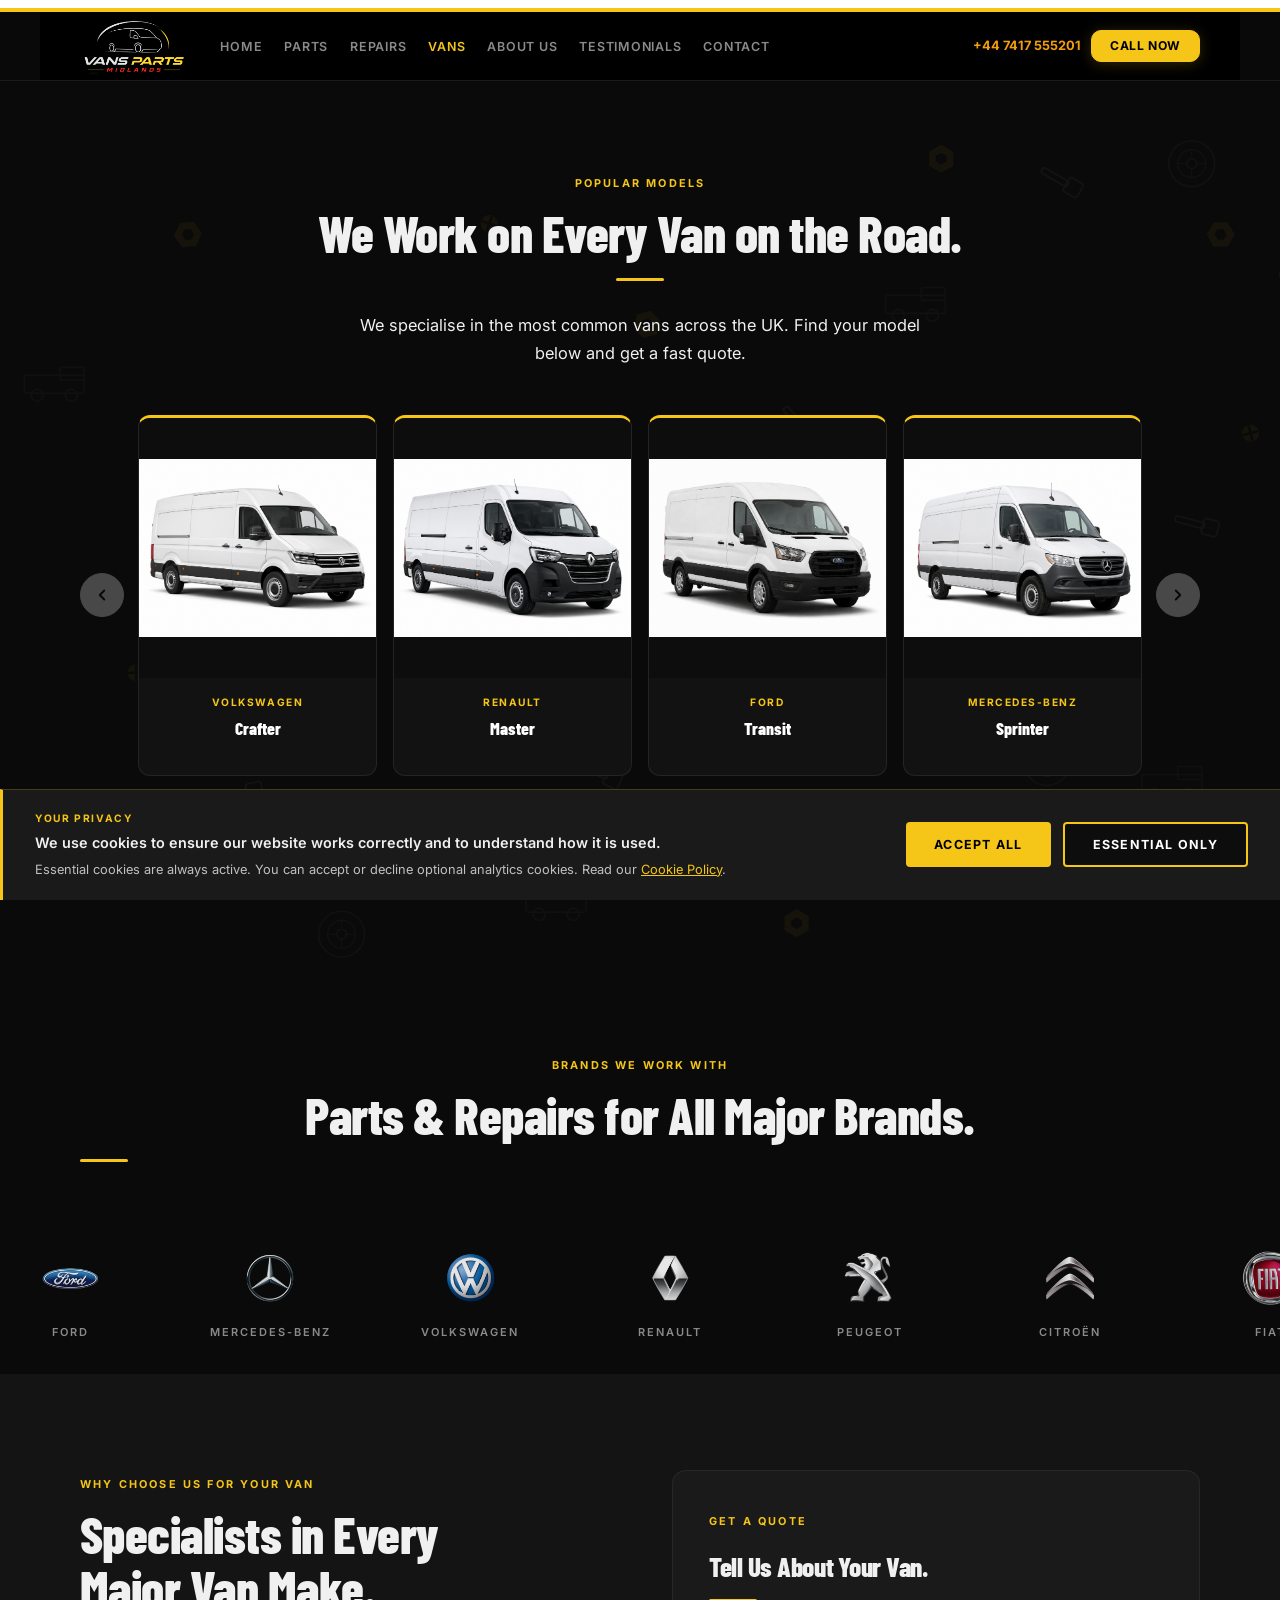
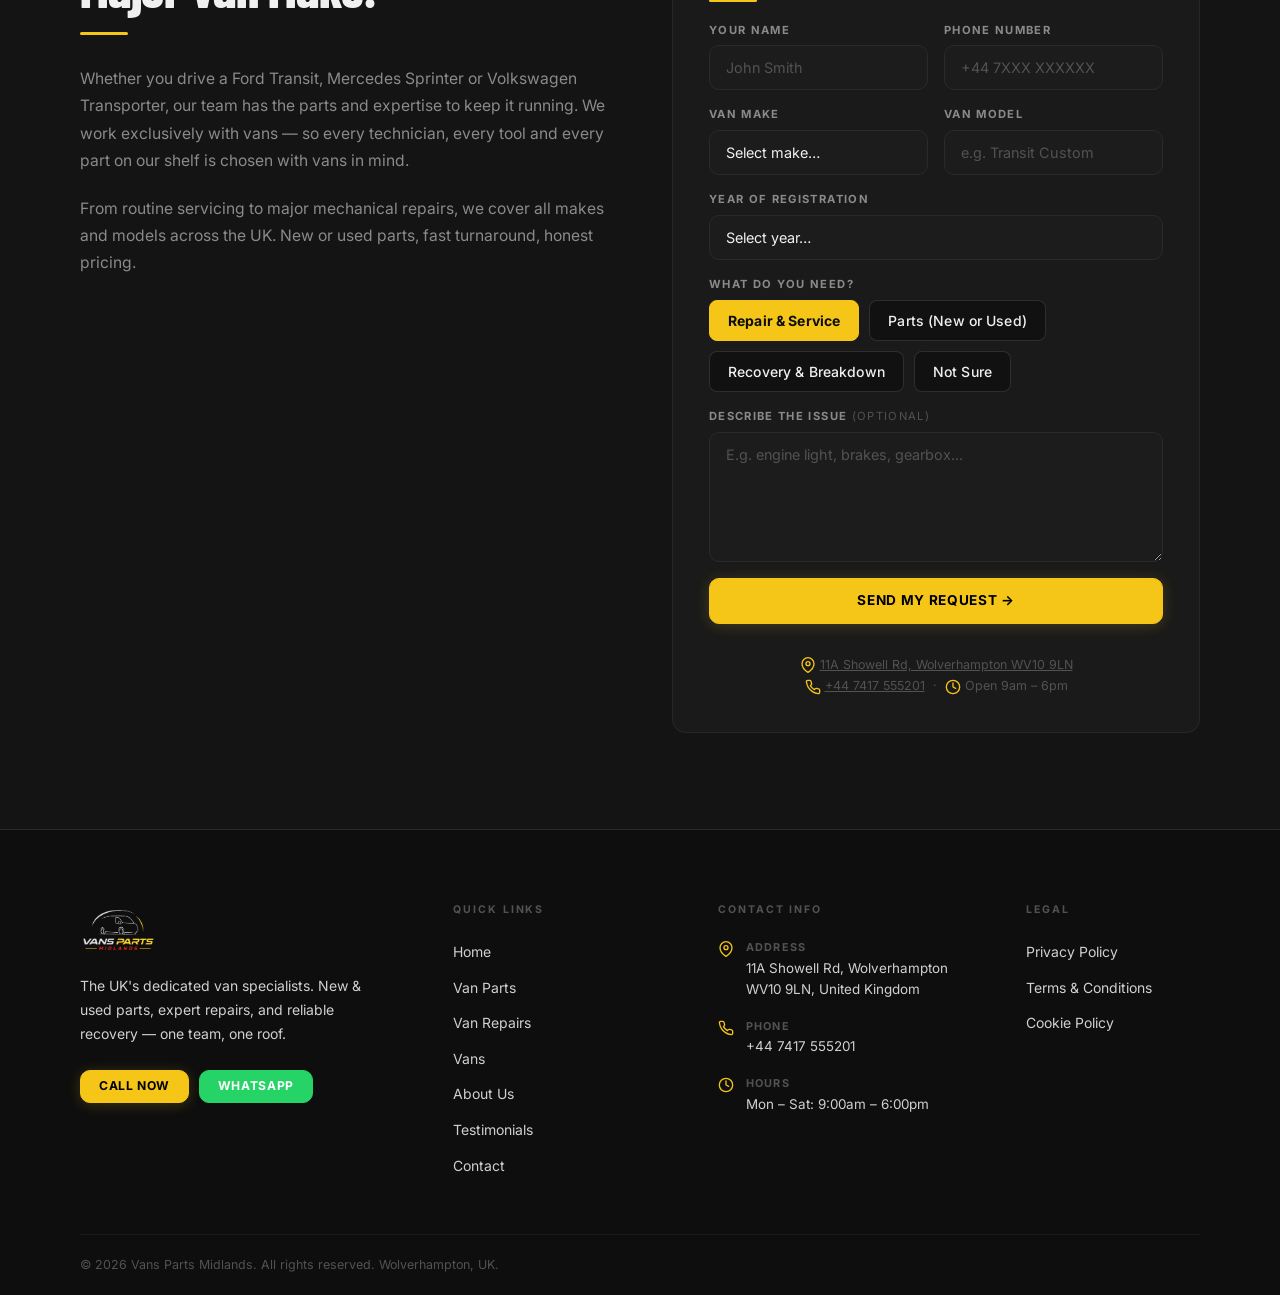
<file: vans.html>
<!doctype html>
<html lang="en"><head>
  <meta charset="UTF-8">
  <meta name="viewport" content="width=device-width, initial-scale=1.0">


  <!-- Consent Mode v2 (default denied) — must load before GTM -->
  <script>
    window.dataLayer = window.dataLayer || [];
    function gtag(){dataLayer.push(arguments);}
    gtag('consent','default',{
      'ad_storage':'denied','analytics_storage':'denied',
      'ad_user_data':'denied','ad_personalization':'denied',
      'wait_for_update':500
    });
  </script>
  <!-- Google Tag Manager -->
  <script>(function(w,d,s,l,i){w[l]=w[l]||[];w[l].push({'gtm.start':
  new Date().getTime(),event:'gtm.js'});var f=d.getElementsByTagName(s)[0],
  j=d.createElement(s),dl=l!='dataLayer'?'&l='+l:'';j.async=true;j.src=
  'https://www.googletagmanager.com/gtm.js?id='+i+dl;f.parentNode.insertBefore(j,f);
  })(window,document,'script','dataLayer','GTM-PCZ3P5LW');</script>
  <!-- End Google Tag Manager -->
  <link rel="canonical" href="https://vanspartsmidlands.co.uk/vans.html">
  <meta name="referrer" content="strict-origin-when-cross-origin">
  <meta name="theme-color" content="#0A0A0A">
  <link rel="icon" href="/favicon.ico" sizes="any">
  <link rel="icon" type="image/png" sizes="32x32" href="/favicon-32x32.png">
  <link rel="icon" type="image/png" sizes="16x16" href="/favicon-16x16.png">
  <link rel="apple-touch-icon" sizes="180x180" href="/apple-touch-icon.png">
  <link rel="manifest" href="/site.webmanifest">
  <meta property="og:title" content="Vans We Cover | Vans Parts Midlands — Wolverhampton">
  <meta property="og:description" content="We specialise in every major van make — Ford Transit, Mercedes Sprinter, VW Transporter, Vauxhall Vivaro, Renault Trafic and more. Parts, repairs and recovery in Wolverhampton.">
  <meta property="og:type" content="website">
  <meta property="og:url" content="https://vanspartsmidlands.co.uk/vans.html">
  <meta property="og:image" content="https://vanspartsmidlands.co.uk/og-image.jpg">
  <meta property="og:site_name" content="Vans Parts Midlands">
  <meta name="twitter:card" content="summary_large_image">
  <meta name="twitter:title" content="Vans We Cover | Vans Parts Midlands — Wolverhampton">
  <meta name="twitter:description" content="We specialise in every major van make — Ford Transit, Mercedes Sprinter, VW Transporter, Vauxhall Vivaro, Renault Trafic and more. Parts, repairs and recovery in Wolverhampton.">
  <meta name="twitter:image" content="https://vanspartsmidlands.co.uk/og-image.jpg">

  <title>Vans We Cover | Vans Parts Midlands — Wolverhampton</title>
  <meta name="description" content="We specialise in every major van make — Ford Transit, Mercedes Sprinter, VW Transporter, Vauxhall Vivaro, Renault Trafic and more. Parts, repairs and recovery in Wolverhampton.">
  <link rel="preconnect" href="https://fonts.googleapis.com">
  <link rel="preconnect" href="https://fonts.gstatic.com" crossorigin="">
  <link href="https://fonts.googleapis.com/css2?family=Barlow+Condensed:wght@600;700;800;900&family=Inter:wght@400;500;600;700&display=swap" rel="stylesheet">
  <link rel="stylesheet" href="css/style.css">
</head>
<body>
<!-- Google Tag Manager (noscript) -->
<noscript><iframe src="https://www.googletagmanager.com/ns.html?id=GTM-PCZ3P5LW"
height="0" width="0" style="display:none;visibility:hidden"></iframe></noscript>
<!-- End Google Tag Manager (noscript) -->
<a class="skip-link" href="#content">Skip to main content</a>


  <!-- ===== NAVIGATION ===== -->
  <nav class="nav" role="navigation" aria-label="Main navigation" style="padding-left: 0px;">
    <div class="nav-inner" style="background-color: rgb(0, 0, 0); border-color: rgb(255, 255, 255);">
      <a href="index.html" class="nav-logo" aria-label="Vans Parts Midlands — Home">
        <img src="logo.png" alt="Vans Parts Midlands logo" style="width: 106.27px; height: 70.996px;">
      </a>
      <ul class="nav-links" role="list">
        <li><a href="index.html">Home</a></li>
        <li><a href="parts.html">Parts</a></li>
        <li><a href="repairs.html">Repairs</a></li>
        <li><a href="vans.html" class="active">Vans</a></li>
        <li><a href="about.html">About Us</a></li>
        <li><a href="testimonials.html">Testimonials</a></li>
        <li><a href="contact.html">Contact</a></li>
      </ul>
      <div class="nav-right">
        <a href="tel:+447417555201" class="nav-phone" style="color: rgb(245, 158, 11);">+44 7417 555201</a>
        <a href="tel:+447417555201" class="btn btn-primary btn-sm">Call Now</a>
        <button class="hamburger" aria-label="Open menu" aria-expanded="false">
          <span></span><span></span><span></span>
        </button>
      </div>
    </div>
  </nav>

  <div class="mobile-menu" role="menu">
    <a href="index.html">Home</a>
    <a href="parts.html">Parts</a>
    <a href="repairs.html">Repairs</a>
    <a href="vans.html">Vans</a>
    <a href="about.html">About Us</a>
    <a href="testimonials.html">Testimonials</a>
    <a href="contact.html">Contact</a>
    <div class="mobile-menu-ctas">
      <a href="tel:+447417555201" class="btn btn-primary">
        <svg width="16" height="16" viewBox="0 0 24 24" fill="currentColor" aria-hidden="true"><path d="M6.6 10.8c1.4 2.8 3.8 5.1 6.6 6.6l2.2-2.2c.3-.3.7-.4 1-.2 1.1.4 2.3.6 3.6.6.6 0 1 .4 1 1V20c0 .6-.4 1-1 1-9.4 0-17-7.6-17-17 0-.6.4-1 1-1h3.5c.6 0 1 .4 1 1 0 1.3.2 2.5.6 3.6.1.3 0 .7-.2 1L6.6 10.8z"></path></svg>
        Call Now
      </a>
      <a href="https://wa.me/447417555201" class="btn btn-whatsapp" target="_blank" rel="noopener">WhatsApp</a>
    </div>
  </div>

  <main id="content">

    <!-- ===== SECTION 1: POPULAR VAN MODELS CAROUSEL ===== -->
    <section class="section" style="position:relative;background:#0a0a0a url('pattern-hero.svg') center/cover no-repeat;overflow:hidden;" data-od-id="van-models">
      <div style="position:absolute;inset:0;background:rgba(10,10,10,0.93);pointer-events:none;z-index:0;"></div>
      <div class="container" style="text-align:center;position:relative;z-index:1;">
        <div style="margin-bottom:48px;">
          <span class="eyebrow">POPULAR MODELS</span>
          <h2>We Work on Every Van on the Road.</h2>
          <div class="gold-line center"></div>
          <p class="section-intro" style="margin-left:auto;margin-right:auto;">We specialise in the most common vans across the UK. Find your model below and get a fast quote.</p>
        </div>
        <div class="vc-outer">
          <button class="vc-arrow vc-prev" aria-label="Previous van">
            <svg width="18" height="18" viewBox="0 0 24 24" fill="none" stroke="currentColor" stroke-width="2.5" stroke-linecap="round" stroke-linejoin="round"><polyline points="15 18 9 12 15 6"></polyline></svg>
          </button>
          <div class="vc-viewport">
            <div class="vc-track">
              <div class="van-card">
                <div class="van-img"><img src="images/van-vw-crafter.png" alt="Volkswagen Crafter"></div>
                <div class="van-info"><div class="van-make">VOLKSWAGEN</div><div class="van-model">Crafter</div></div>
              </div>
              <div class="van-card">
                <div class="van-img"><img src="images/van-renault-master.png" alt="Renault Master"></div>
                <div class="van-info"><div class="van-make">RENAULT</div><div class="van-model">Master</div></div>
              </div>
              <div class="van-card">
                <div class="van-img"><img src="images/van-ford-transit.png" alt="Ford Transit"></div>
                <div class="van-info"><div class="van-make">FORD</div><div class="van-model">Transit</div></div>
              </div>
              <div class="van-card">
                <div class="van-img"><img src="images/van-mercedes-sprinter.png" alt="Mercedes-Benz Sprinter"></div>
                <div class="van-info"><div class="van-make">MERCEDES-BENZ</div><div class="van-model">Sprinter</div></div>
              </div>
            </div>
          </div>
          <button class="vc-arrow vc-next" aria-label="Next van">
            <svg width="18" height="18" viewBox="0 0 24 24" fill="none" stroke="currentColor" stroke-width="2.5" stroke-linecap="round" stroke-linejoin="round"><polyline points="9 18 15 12 9 6"></polyline></svg>
          </button>
        </div>
        <div class="vc-dots" id="vcDots"></div>
        <p style="text-align:center;color:var(--c-fg4);margin-top:40px;font-size:0.9rem;">Don't see your van? <a href="contact.html" style="color:var(--c-gold);font-weight:600;">Get in touch</a> — we cover most commercial van makes and models.</p>
      </div>
      <script>
        (function(){
          var section = document.querySelector('[data-od-id="van-models"]');
          var track   = section.querySelector('.vc-track');
          var vp      = section.querySelector('.vc-viewport');
          var prev    = section.querySelector('.vc-prev');
          var next    = section.querySelector('.vc-next');
          var dots    = section.querySelector('.vc-dots');
          var cards   = Array.from(track.querySelectorAll('.van-card'));
          var GAP=16, idx=0;
          function vis(){ return window.innerWidth<=480?1:window.innerWidth<=900?2:4; }
          function cw(){ return (vp.clientWidth-(vis()-1)*GAP)/vis(); }
          function max(){ return Math.max(0,cards.length-vis()); }
          function size(){ var w=cw(); cards.forEach(function(c){ c.style.width=w+'px'; }); }
          function mkDots(){
            dots.innerHTML='';
            for(var i=0;i<=max();i++){
              var d=document.createElement('button');
              d.className='vc-dot'+(i===idx?' active':'');
              d.setAttribute('aria-label','Slide '+(i+1));
              (function(i){ d.addEventListener('click',function(){ go(i); }); })(i);
              dots.appendChild(d);
            }
          }
          function go(n){
            idx=Math.max(0,Math.min(n,max()));
            track.style.transform='translateX(-'+idx*(cw()+GAP)+'px)';
            Array.from(dots.querySelectorAll('.vc-dot')).forEach(function(d,i){ d.classList.toggle('active',i===idx); });
            prev.disabled=idx===0; next.disabled=idx===max();
          }
          prev.addEventListener('click',function(){ go(idx-1); });
          next.addEventListener('click',function(){ go(idx+1); });
          function init(){ size(); idx=Math.min(idx,max()); mkDots(); go(idx); }
          init();
          window.addEventListener('resize',function(){ size(); idx=Math.min(idx,max()); mkDots(); go(idx); });
        })();
      </script>
    </section>

    <!-- ===== SECTION 2: BRANDS WE WORK WITH TICKER ===== -->
    <section class="brands-section" data-od-id="brands">
      <div class="container">
        <div class="section-header">
          <span class="eyebrow">BRANDS WE WORK WITH</span>
          <h2 class="sh-title">Parts & Repairs for All Major Brands.</h2>
          <div class="gold-line"></div>
        </div>
      </div>
      <div class="ticker-wrap">
        <div class="ticker-track">
          <!-- Set 1 -->
          <div class="brand-logo-item"><img src="mq0zjakc-ford.png" alt="Ford"><span>FORD</span></div>
          <div class="brand-logo-item"><img src="mq0zjald-mercedes.png" alt="Mercedes-Benz"><span>MERCEDES-BENZ</span></div>
          <div class="brand-logo-item"><img src="mq1063o5-10.png" alt="Volkswagen"><span>VOLKSWAGEN</span></div>
          <div class="brand-logo-item"><img src="mq0zjal6-renault.png" alt="Renault"><span>RENAULT</span></div>
          <div class="brand-logo-item"><img src="mq0zjako-peugeot.png" alt="Peugeot"><span>PEUGEOT</span></div>
          <div class="brand-logo-item"><img src="mq0zjaiu-citroen.png" alt="Citroën"><span>CITROËN</span></div>
          <div class="brand-logo-item"><img src="mq0zjaj9-fiat.png" alt="Fiat"><span>FIAT</span></div>
          <div class="brand-logo-item"><img src="mq1063o4-15.png" alt="Iveco"><span>IVECO</span></div>
          <div class="brand-logo-item"><img src="mq0zjalg-nissan.png" alt="Nissan"><span>NISSAN</span></div>
          <!-- Set 2 (duplicate for seamless loop) -->
          <div class="brand-logo-item"><img src="mq0zjakc-ford.png" alt="Ford"><span>FORD</span></div>
          <div class="brand-logo-item"><img src="mq0zjald-mercedes.png" alt="Mercedes-Benz"><span>MERCEDES-BENZ</span></div>
          <div class="brand-logo-item"><img src="mq1063o5-10.png" alt="Volkswagen"><span>VOLKSWAGEN</span></div>
          <div class="brand-logo-item"><img src="mq0zjal6-renault.png" alt="Renault"><span>RENAULT</span></div>
          <div class="brand-logo-item"><img src="mq0zjako-peugeot.png" alt="Peugeot"><span>PEUGEOT</span></div>
          <div class="brand-logo-item"><img src="mq0zjaiu-citroen.png" alt="Citroën"><span>CITROËN</span></div>
          <div class="brand-logo-item"><img src="mq0zjaj9-fiat.png" alt="Fiat"><span>FIAT</span></div>
          <div class="brand-logo-item"><img src="mq1063o4-15.png" alt="Iveco"><span>IVECO</span></div>
          <div class="brand-logo-item"><img src="mq0zjalg-nissan.png" alt="Nissan"><span>NISSAN</span></div>
        </div>
      </div>
    </section>

    <!-- ===== SECTION 3: ABOUT VANS + GET A QUOTE FORM ===== -->
    <section class="section" style="background:var(--c-s1);" data-od-id="vans-quote">
      <div class="container">
        <div class="quote-split">
          <div>
            <span class="eyebrow">WHY CHOOSE US FOR YOUR VAN</span>
            <h2>Specialists in Every<br>Major Van Make.</h2>
            <div class="gold-line"></div>
            <p style="color:var(--c-fg3);font-size:0.98rem;line-height:1.75;margin-bottom:20px;margin-top:24px;">Whether you drive a Ford Transit, Mercedes Sprinter or Volkswagen Transporter, our team has the parts and expertise to keep it running. We work exclusively with vans — so every technician, every tool and every part on our shelf is chosen with vans in mind.</p>
            <p style="color:var(--c-fg3);font-size:0.98rem;line-height:1.75;margin-bottom:0;">From routine servicing to major mechanical repairs, we cover all makes and models across the UK. New or used parts, fast turnaround, honest pricing.</p>
          </div>
          <div>
            <div style="background:#1a1a1a;border-radius:14px;padding:36px;border:1px solid rgba(255,255,255,0.06);">
              <span class="eyebrow">GET A QUOTE</span>
              <h2 style="font-size:1.7rem;margin-top:8px;">Tell Us About Your Van.</h2>
              <div class="gold-line" style="margin-bottom:20px;"></div>
              <form novalidate aria-label="Van quote form" class="contact-form vans-quote-form">
                <div class="form-row">
                  <div class="form-group">
                    <label>Your Name</label>
                    <input type="text" placeholder="John Smith" autocomplete="name">
                  </div>
                  <div class="form-group">
                    <label>Phone Number</label>
                    <input type="tel" placeholder="+44 7XXX XXXXXX" autocomplete="tel">
                  </div>
                </div>
                <div class="form-row">
                  <div class="form-group">
                    <label>Van Make</label>
                    <select>
                      <option value="">Select make…</option>
                      <option>Ford</option>
                      <option>Mercedes-Benz</option>
                      <option>Volkswagen</option>
                      <option>Vauxhall</option>
                      <option>Renault</option>
                      <option>Peugeot</option>
                      <option>Citroën</option>
                      <option>Fiat</option>
                      <option>Iveco</option>
                      <option>Nissan</option>
                      <option>Other</option>
                    </select>
                  </div>
                  <div class="form-group">
                    <label>Van Model</label>
                    <input type="text" placeholder="e.g. Transit Custom">
                  </div>
                </div>
                <div class="form-group">
                  <label>Year of Registration</label>
                  <select>
                    <option value="">Select year…</option>
                    <option>2024</option><option>2023</option><option>2022</option><option>2021</option><option>2020</option>
                    <option>2019</option><option>2018</option><option>2017</option><option>2016</option><option>2015</option>
                    <option>2014</option><option>2013</option><option>2012</option><option>2011</option><option>2010</option>
                    <option>2009</option><option>2008</option><option>2007</option><option>2006</option><option>2005</option>
                    <option>2004</option><option>2003</option><option>2002</option><option>2001</option><option>2000</option>
                  </select>
                </div>
                <div class="form-group">
                  <label>What do you need?</label>
                  <div class="pill-toggles" role="radiogroup" aria-label="Service needed">
                    <button type="button" class="pill-toggle active" role="radio" aria-checked="true">Repair &amp; Service</button>
                    <button type="button" class="pill-toggle" role="radio" aria-checked="false">Parts (New or Used)</button>
                    <button type="button" class="pill-toggle" role="radio" aria-checked="false">Recovery &amp; Breakdown</button>
                    <button type="button" class="pill-toggle" role="radio" aria-checked="false">Not Sure</button>
                  </div>
                </div>
                <div class="form-group">
                  <label>Describe the Issue <span style="color:var(--c-fg4);font-weight:400;">(optional)</span></label>
                  <textarea rows="4" placeholder="E.g. engine light, brakes, gearbox..."></textarea>
                </div>
                <button type="submit" class="btn btn-primary btn-lg" style="width:100%;justify-content:center;">SEND MY REQUEST →</button>
                <div style="text-align:center;font-size:0.78rem;color:var(--c-fg4);line-height:1.7;margin-top:14px;"><svg width="16" height="16" viewBox="0 0 24 24" fill="none" stroke="currentColor" stroke-width="2" stroke-linecap="round" stroke-linejoin="round" style="display:inline-block;vertical-align:middle;color:var(--c-gold);"><path d="M21 10c0 7-9 13-9 13s-9-6-9-13a9 9 0 0 1 18 0z"></path><circle cx="12" cy="10" r="3"></circle></svg> <a href="https://maps.app.goo.gl/MELxyJNL8WTL2EHj6" target="_blank" rel="noopener" style="color:inherit;text-decoration:underline;">11A Showell Rd, Wolverhampton WV10 9LN</a><br><svg width="16" height="16" viewBox="0 0 24 24" fill="none" stroke="currentColor" stroke-width="2" stroke-linecap="round" stroke-linejoin="round" style="display:inline-block;vertical-align:middle;color:var(--c-gold);"><path d="M22 16.92v3a2 2 0 0 1-2.18 2 19.79 19.79 0 0 1-8.63-3.07 19.5 19.5 0 0 1-6-6 19.79 19.79 0 0 1-3.07-8.67A2 2 0 0 1 4.11 2h3a2 2 0 0 1 2 1.72c.12.96.36 1.9.7 2.81a2 2 0 0 1-.45 2.11L8.09 9.91a16 16 0 0 0 6 6l1.27-1.27a2 2 0 0 1 2.11-.45c.91.34 1.85.58 2.81.7A2 2 0 0 1 22 16.92z"></path></svg> <a href="tel:+447417555201" style="color:inherit;text-decoration:underline;">+44 7417 555201</a> &nbsp;·&nbsp; <svg width="16" height="16" viewBox="0 0 24 24" fill="none" stroke="currentColor" stroke-width="2" stroke-linecap="round" stroke-linejoin="round" style="display:inline-block;vertical-align:middle;color:var(--c-gold);"><circle cx="12" cy="12" r="10"></circle><polyline points="12 6 12 12 16 14"></polyline></svg> Open 9am – 6pm</div>
              </form>
            </div>
          </div>
        </div>
      </div>
    </section>

  </main>

  <!-- ===== FOOTER ===== -->
  <footer class="footer" role="contentinfo">
    <div class="container">
      <div class="footer-grid">
        <div class="footer-brand">
          <a href="index.html" aria-label="Vans Parts Midlands — Home">
            <img src="logo.png" alt="Vans Parts Midlands" class="footer-logo">
          </a>
          <p>The UK's dedicated van specialists. New &amp; used parts, expert repairs, and reliable recovery — one team, one roof.</p>
          <div class="footer-btns">
            <a href="tel:+447417555201" class="btn btn-primary btn-sm">Call Now</a>
            <a href="https://wa.me/447417555201" class="btn btn-whatsapp btn-sm" target="_blank" rel="noopener">WhatsApp</a>
          </div>
        </div>
        <div>
          <div class="footer-heading">Quick Links</div>
          <ul class="footer-links" role="list">
            <li><a href="index.html">Home</a></li>
            <li><a href="parts.html">Van Parts</a></li>
            <li><a href="repairs.html">Van Repairs</a></li>
            <li><a href="vans.html">Vans</a></li>
            <li><a href="about.html">About Us</a></li>
            <li><a href="testimonials.html">Testimonials</a></li>
            <li><a href="contact.html">Contact</a></li>
          </ul>
        </div>
        <div>
          <div class="footer-heading">Contact Info</div>
          <div class="footer-contact-list">
            <div class="footer-ci">
              <span class="footer-ci-icon"><svg width="16" height="16" viewBox="0 0 24 24" fill="none" stroke="currentColor" stroke-width="2" stroke-linecap="round" stroke-linejoin="round"><path d="M21 10c0 7-9 13-9 13s-9-6-9-13a9 9 0 0 1 18 0z"></path><circle cx="12" cy="10" r="3"></circle></svg></span>
              <div class="footer-ci-text"><strong>Address</strong>11A Showell Rd, Wolverhampton<br>WV10 9LN, United Kingdom</div>
            </div>
            <div class="footer-ci">
              <span class="footer-ci-icon"><svg width="16" height="16" viewBox="0 0 24 24" fill="none" stroke="currentColor" stroke-width="2" stroke-linecap="round" stroke-linejoin="round"><path d="M22 16.92v3a2 2 0 0 1-2.18 2 19.79 19.79 0 0 1-8.63-3.07 19.5 19.5 0 0 1-6-6 19.79 19.79 0 0 1-3.07-8.67A2 2 0 0 1 4.11 2h3a2 2 0 0 1 2 1.72c.12.96.36 1.9.7 2.81a2 2 0 0 1-.45 2.11L8.09 9.91a16 16 0 0 0 6 6l1.27-1.27a2 2 0 0 1 2.11-.45c.91.34 1.85.58 2.81.7A2 2 0 0 1 22 16.92z"></path></svg></span>
              <div class="footer-ci-text"><strong>Phone</strong><a href="tel:+447417555201">+44 7417 555201</a></div>
            </div>
            <div class="footer-ci">
              <span class="footer-ci-icon"><svg width="16" height="16" viewBox="0 0 24 24" fill="none" stroke="currentColor" stroke-width="2" stroke-linecap="round" stroke-linejoin="round"><circle cx="12" cy="12" r="10"></circle><polyline points="12 6 12 12 16 14"></polyline></svg></span>
              <div class="footer-ci-text"><strong>Hours</strong>Mon – Sat: 9:00am – 6:00pm</div>
            </div>
          </div>
        </div>
        <div>
          <div class="footer-heading">Legal</div>
          <ul class="footer-links" role="list">
            <li><a href="privacy-policy.html">Privacy Policy</a></li>
            <li><a href="terms.html">Terms &amp; Conditions</a></li>
            <li><a href="cookies.html">Cookie Policy</a></li>
          </ul>
        </div>
      </div>
      <div class="footer-bottom">
        <div class="footer-copy">© 2026 Vans Parts Midlands. All rights reserved. Wolverhampton, UK.</div>

      </div>
    </div>
  </footer>

  <script src="js/main.js"></script>
  <script src="js/cookie-banner.js"></script>

</body></html>
</file>
<file: css/style.css>
/* ================================================================
   VANS PARTS MIDLANDS — Design System v2 (2025 Mega Upgrade)
   Typography: Barlow Condensed (display) + Inter (body)
   Brand palette: #0A0A0A · #F5C518 · #FFFFFF
   ================================================================ */

:root {
  --c-bg:        #0A0A0A;
  --c-s0:        #0E0E0E;
  --c-s1:        #141414;
  --c-s2:        #1C1C1C;
  --c-s3:        #242424;
  --c-border:    #2A2A2A;
  --c-border-sf: #1A1A1A;
  --c-gold:      #F5C518;
  --c-gold-h:    #FFD740;
  --c-gold-dk:   #C09A00;
  --c-white:     #FFFFFF;
  --c-fg1:       #F0F0F0;
  --c-fg2:       #D0D0D0;
  --c-fg3:       #8A8A8A;
  --c-fg4:       #525252;
  --c-green:     #25D366;

  --font-d: 'Barlow Condensed', 'Oswald', sans-serif;
  --font-b: 'Inter', system-ui, -apple-system, sans-serif;

  --container: 1200px;
  --gutter: 40px;

  --r-sm: 6px;
  --r-md: 10px;
  --r-lg: 16px;

  --ease: cubic-bezier(0.22, 1, 0.36, 1);
  --tr:   180ms var(--ease);
}

*, *::before, *::after { box-sizing: border-box; margin: 0; padding: 0; }
html { scroll-behavior: smooth; -webkit-text-size-adjust: 100%; }
body {
  background: var(--c-bg);
  color: var(--c-fg1);
  font-family: var(--font-b);
  font-size: 16px;
  line-height: 1.6;
  -webkit-font-smoothing: antialiased;
}
img { display: block; max-width: 100%; height: auto; }
a { color: inherit; text-decoration: none; }
ul { list-style: none; }
button { cursor: pointer; font-family: inherit; }

.container {
  width: 100%;
  max-width: var(--container);
  margin: 0 auto;
  padding: 0 var(--gutter);
}

/* Typography */
h1, h2, h3, h4 {
  font-family: var(--font-d);
  font-weight: 800;
  line-height: 1.04;
  letter-spacing: -0.01em;
}
h1 { font-size: clamp(3rem, 6.5vw, 5.8rem); }
h2 { font-size: clamp(2rem, 4vw, 3.5rem); }
h3 { font-size: clamp(1.4rem, 2.5vw, 2rem); }
h4 { font-size: 1.1rem; font-weight: 700; letter-spacing: 0; line-height: 1.3; }

.eyebrow {
  display: inline-block;
  font-family: var(--font-b);
  font-size: 0.68rem;
  font-weight: 700;
  letter-spacing: 0.2em;
  text-transform: uppercase;
  color: var(--c-gold);
  margin-bottom: 14px;
}

.gold-line {
  width: 48px;
  height: 3px;
  background: var(--c-gold);
  border-radius: 2px;
  margin: 18px 0 30px;
}
.gold-line.center { margin-left: auto; margin-right: auto; }

/* Sections */
.section { padding: 96px 0; }
.section-sm { padding: 60px 0; }
.section-header { margin-bottom: 56px; }
.section-header.center { text-align: center; }
.section-intro {
  font-size: 1.025rem;
  color: var(--c-fg1);
  line-height: 1.72;
  max-width: 560px;
  margin-top: 4px;
}
.section-header.center .section-intro { margin-left: auto; margin-right: auto; }

/* Buttons */
.btn {
  display: inline-flex;
  align-items: center;
  gap: 8px;
  font-family: var(--font-b);
  font-size: 0.82rem;
  font-weight: 700;
  letter-spacing: 0.05em;
  text-transform: uppercase;
  padding: 13px 26px;
  border-radius: var(--r-md);
  border: 1.5px solid transparent;
  transition: background var(--tr), color var(--tr), border-color var(--tr), transform var(--tr), box-shadow var(--tr);
  white-space: nowrap;
  line-height: 1;
}
.btn:hover { transform: translateY(-1px); }
.btn:active { transform: translateY(0); }

.btn-primary {
  background: var(--c-gold);
  color: #000;
  border-color: var(--c-gold);
  box-shadow: 0 2px 14px rgba(245,197,24,.2);
}
.btn-primary:hover {
  background: var(--c-gold-h);
  border-color: var(--c-gold-h);
  box-shadow: 0 4px 24px rgba(245,197,24,.36);
}

.btn-whatsapp {
  background: var(--c-green);
  color: #fff;
  border-color: var(--c-green);
}
.btn-whatsapp:hover { background: #1da851; border-color: #1da851; }

.btn-ghost {
  background: transparent;
  color: var(--c-fg2);
  border-color: var(--c-border);
}
.btn-ghost:hover { border-color: var(--c-gold); color: var(--c-gold); }

.btn-sm { padding: 9px 18px; font-size: 0.76rem; }
.btn-lg { padding: 15px 26px; font-size: 0.85rem; }

/* Navigation */
/* White topbar above nav */
body::before {
  content: '';
  position: fixed;
  top: 0;
  left: 0;
  width: 100vw;
  height: 8px;
  background: #ffffff;
  z-index: 1001;
  pointer-events: none;
}

.nav {
  position: sticky;
  top: 8px;
  z-index: 1000;
  background: rgba(10,10,10,0.97);
  backdrop-filter: blur(14px);
  -webkit-backdrop-filter: blur(14px);
  border-top: 4px solid #F5C518;
  border-bottom: 1px solid var(--c-border-sf);
}
.nav-inner {
  display: flex;
  align-items: center;
  gap: 24px;
  height: 68px;
  max-width: var(--container);
  margin: 0 auto;
  padding: 0 var(--gutter);
}
.nav-logo img { height: 52px; width: auto; filter: brightness(1.2) contrast(1.1); }
.nav-links { display: flex; gap: 2px; margin: 0; flex: 1; }
.nav-links a {
  font-size: 0.78rem;
  font-weight: 600;
  letter-spacing: 0.06em;
  text-transform: uppercase;
  color: var(--c-fg3);
  padding: 6px 10px;
  border-radius: var(--r-sm);
  transition: color var(--tr), background var(--tr);
}
.nav-links a:hover { color: var(--c-white); background: var(--c-s2); }
.nav-links a.active { color: var(--c-gold); }
.nav-right { display: flex; align-items: center; gap: 10px; }
.nav-phone {
  font-size: 0.8rem;
  font-weight: 700;
  color: var(--c-fg2);
  white-space: nowrap;
}
@media (max-width: 1100px) { .nav-phone { display: none; } }

.hamburger {
  display: none;
  flex-direction: column;
  gap: 5px;
  background: none;
  border: none;
  padding: 6px;
}
.hamburger span {
  display: block;
  width: 22px;
  height: 2px;
  background: var(--c-fg1);
  border-radius: 2px;
  transition: transform 0.22s, opacity 0.22s;
}
.hamburger.open span:nth-child(1) { transform: translateY(7px) rotate(45deg); }
.hamburger.open span:nth-child(2) { opacity: 0; }
.hamburger.open span:nth-child(3) { transform: translateY(-7px) rotate(-45deg); }

.mobile-menu {
  display: none;
  flex-direction: column;
  background: var(--c-s1);
  border-bottom: 1px solid var(--c-border);
  padding: 12px 20px 24px;
  position: relative;
  z-index: 999;
}
.mobile-menu.open { display: flex; }
.mobile-menu a {
  font-size: 0.82rem;
  font-weight: 600;
  letter-spacing: 0.07em;
  text-transform: uppercase;
  color: var(--c-fg3);
  padding: 12px 0;
  border-bottom: 1px solid var(--c-border-sf);
  transition: color var(--tr);
}
.mobile-menu a:hover, .mobile-menu a.active { color: var(--c-gold); }
.mobile-menu-ctas { display: flex; gap: 10px; margin-top: 18px; }
.mobile-menu-ctas .btn { flex: 1; justify-content: center; }

@media (max-width: 960px) {
  .hamburger { display: flex; }
  .nav-links { display: none; }
}

/* Hero */
.hero {
  position: relative;
  min-height: 72vh;
  display: flex;
  align-items: flex-start;
  padding-top: 80px;
  padding-bottom: 80px;
  overflow: hidden;
}
.hero-short { min-height: 52vh; padding-top: 64px; padding-bottom: 64px; }
.hero-bg {
  position: absolute;
  inset: 0;
  background-size: cover;
  background-position: center 30%;
  background-repeat: no-repeat;
}
.hero-overlay {
  position: absolute;
  inset: 0;
  background: linear-gradient(to right, rgba(0,0,0,0.85) 40%, rgba(0,0,0,0.3) 100%);
}
.hero > .container { position: relative; z-index: 2; }
.hero-logo { margin-bottom: 24px; }
.hero-logo img { height: 100px; width: auto; display: block; }
.hero-content { max-width: 680px; padding: 0; }
.hero-content.center { text-align: center; margin: 0 auto; }
.hero-badge {
  display: inline-flex;
  align-items: center;
  gap: 8px;
  background: rgba(245,197,24,0.1);
  border: 1px solid rgba(245,197,24,0.28);
  color: var(--c-gold);
  font-size: 0.68rem;
  font-weight: 700;
  letter-spacing: 0.16em;
  text-transform: uppercase;
  padding: 6px 16px;
  border-radius: 100px;
  margin-bottom: 24px;
}
.hero h1 { color: var(--c-white); margin-bottom: 20px; }
.hero h1 .accent { color: var(--c-gold); }
.hero-sub {
  font-size: 1.1rem;
  color: var(--c-fg1);
  line-height: 1.72;
  margin-bottom: 36px;
  max-width: 520px;
}
.hero-content.center .hero-sub { margin-left: auto; margin-right: auto; }
.hero-actions { display: flex; flex-wrap: nowrap; gap: 10px; align-items: center; }
.hero-content.center .hero-actions { justify-content: center; }

/* Stats bar */
.stats-bar { background: var(--c-s1); border-bottom: 1px solid var(--c-border); }
.stats-inner {
  display: flex;
  align-items: stretch;
  max-width: var(--container);
  margin: 0 auto;
  padding: 0 var(--gutter);
}
.stat-item {
  flex: 1;
  display: flex;
  align-items: center;
  gap: 18px;
  padding: 26px 20px;
  border-right: 1px solid var(--c-border-sf);
}
.stat-item:last-child { border-right: none; }
.stat-num {
  font-family: var(--font-d);
  font-size: 2.4rem;
  font-weight: 900;
  color: var(--c-gold);
  line-height: 1;
  white-space: nowrap;
}
.stat-label {
  font-size: 0.75rem;
  font-weight: 600;
  color: var(--c-fg3);
  text-transform: uppercase;
  letter-spacing: 0.09em;
  line-height: 1.4;
}

/* Service cards */
.services-grid { display: grid; grid-template-columns: repeat(4, 1fr); }
.service-card {
  background: var(--c-s1);
  border-right: 1px solid var(--c-border-sf);
  padding: 44px 32px;
  transition: background var(--tr);
  position: relative;
}
.service-card::after {
  content: '';
  position: absolute;
  bottom: 0; left: 32px; right: 32px;
  height: 2px;
  background: var(--c-gold);
  opacity: 0;
  transition: opacity var(--tr);
}
.service-card:hover { background: var(--c-s2); }
.service-card:hover::after { opacity: 1; }
.service-card:last-child { border-right: none; }
.svc-icon {
  width: 48px; height: 48px;
  background: var(--c-gold);
  border-radius: var(--r-sm);
  display: flex; align-items: center; justify-content: center;
  margin-bottom: 22px; flex-shrink: 0;
}
.svc-icon svg { stroke: #000; }
.service-card h3 { font-size: 1.5rem; font-weight: 800; color: var(--c-white); margin-bottom: 10px; }
.service-card p { font-size: 0.875rem; color: var(--c-fg1); line-height: 1.7; margin-bottom: 22px; }
.card-cta {
  font-size: 0.74rem; font-weight: 700; letter-spacing: 0.08em; text-transform: uppercase;
  color: var(--c-gold); display: inline-flex; align-items: center; gap: 6px;
  transition: gap var(--tr);
}
.card-cta:hover { gap: 10px; }

/* Why choose us */
.why-grid {
  display: grid; grid-template-columns: repeat(3, 1fr);
  gap: 1px; background: var(--c-border-sf);
  border-radius: var(--r-lg); overflow: hidden;
}
.why-item { background: var(--c-s1); padding: 36px 24px; transition: background var(--tr); }
.why-item:hover { background: var(--c-s2); }
.why-icon {
  width: 44px; height: 44px; background: var(--c-gold); border-radius: var(--r-sm);
  display: flex; align-items: center; justify-content: center; margin-bottom: 18px;
}
.why-icon svg { stroke: #000; }
.why-item h4 { font-family: var(--font-d); font-size: 1.1rem; font-weight: 800; color: var(--c-white); margin-bottom: 8px; }
.why-item p { font-size: 0.84rem; color: var(--c-fg1); line-height: 1.68; }

/* Testimonials */
.testimonials-grid { display: grid; grid-template-columns: repeat(2, 1fr); gap: 20px; }
.t-card {
  background: var(--c-s1); border: 1px solid var(--c-border); border-radius: var(--r-lg); padding: 32px;
  transition: border-color var(--tr), transform var(--tr);
}
.t-card:hover { border-color: rgba(245,197,24,.3); transform: translateY(-2px); }
.google-mark {
  display: flex; align-items: center; gap: 6px;
  font-size: 0.7rem; font-weight: 700; color: var(--c-fg4);
  letter-spacing: 0.08em; text-transform: uppercase; margin-bottom: 12px;
}
.t-stars { display: flex; gap: 2px; margin-bottom: 14px; }
.t-stars span { color: #F5C518; font-size: 1rem; }
.t-text { font-size: 0.9rem; color: var(--c-fg1); line-height: 1.76; margin-bottom: 24px; font-style: italic; }
.t-author { display: flex; align-items: center; gap: 12px; border-top: 1px solid var(--c-border-sf); padding-top: 20px; }
.t-avatar {
  width: 40px; height: 40px; border-radius: 50%; background: var(--c-gold); color: #000;
  display: flex; align-items: center; justify-content: center;
  font-size: 0.75rem; font-weight: 900; flex-shrink: 0; font-family: var(--font-d);
}
.t-name { font-size: 0.875rem; font-weight: 700; color: var(--c-fg1); }
.t-meta { font-size: 0.72rem; color: var(--c-fg4); margin-top: 2px; }

/* Contact strip */
.contact-strip {
  background: var(--c-s1);
  border-top: 1px solid var(--c-border-sf); border-bottom: 1px solid var(--c-border-sf);
  padding: 36px 0;
}
.strip-inner { display: flex; align-items: center; gap: 24px; flex-wrap: wrap; }
.info-block { display: flex; align-items: flex-start; gap: 14px; flex: 1; min-width: 180px; }
.info-icon { font-size: 1.05rem; margin-top: 3px; }
.info-label {
  font-size: 0.68rem; font-weight: 700; letter-spacing: 0.12em;
  text-transform: uppercase; color: var(--c-fg4); margin-bottom: 3px;
}
.info-value { font-size: 0.9rem; color: var(--c-fg1); font-weight: 500; }
.info-value a { color: inherit; transition: color var(--tr); }
.info-value a:hover { color: var(--c-gold); }

/* CTA block */
.cta-block {
  background: var(--c-s0); border-top: 1px solid var(--c-border-sf);
  padding: 96px 0; text-align: center;
}
.cta-block h2 { color: var(--c-white); margin-bottom: 16px; }
.cta-block p { color: var(--c-white); font-size: 1rem; max-width: 520px; margin: 0 auto 36px; line-height: 1.7; }
.cta-actions { display: flex; flex-wrap: wrap; gap: 12px; justify-content: center; }

/* Van carousel */
.vc-outer { display: flex; align-items: center; gap: 14px; }
.vc-viewport { flex: 1; overflow: hidden; }
.vc-track { display: flex; gap: 16px; transition: transform 0.42s cubic-bezier(0.25,0,0,1); will-change: transform; }
.van-card {
  flex-shrink: 0; background: #121212; border: 1px solid rgba(255,255,255,0.08);
  border-radius: 12px; overflow: hidden;
  border-top: 3px solid #F5C518;
  transition: border-color var(--tr), transform var(--tr);
}
.van-card:hover { border-color: rgba(245,197,24,.55); border-top-color: #F5C518; transform: translateY(-2px); }
.van-img { height: 260px; background: #0d0d0d; display: flex; align-items: center; justify-content: center; padding: 0; box-sizing: border-box; position: relative; }
.van-img img { width: 100%; height: 100%; object-fit: contain; display: block; }
.van-brand-logo { position: absolute; bottom: 8px; left: 8px; height: 28px; width: auto; object-fit: contain; background: transparent; pointer-events: none; z-index: 2; }
.van-info { padding: 16px 18px 20px; }
.van-make { font-size: 0.64rem; font-weight: 700; letter-spacing: 0.15em; text-transform: uppercase; color: var(--c-gold); margin-bottom: 4px; }
.van-model { font-family: var(--font-d); font-size: 1.1rem; font-weight: 800; color: var(--c-white); margin-bottom: 12px; }
.van-cta { display: inline-block; font-size: 0.72rem; font-weight: 700; letter-spacing: 0.07em; text-transform: uppercase; color: var(--c-gold); transition: opacity var(--tr); }
.van-cta:hover { opacity: 0.7; }
.vc-arrow {
  flex-shrink: 0; width: 44px; height: 44px; border-radius: 50%;
  background: #ffffff; border: 1px solid #ffffff;
  display: flex; align-items: center; justify-content: center; color: #000000;
  transition: border-color var(--tr), background var(--tr);
}
.vc-arrow:hover { border-color: var(--c-gold); background: #ffffff; color: #000000; }
.vc-arrow:disabled { opacity: 0.25; cursor: default; }
.vc-dots { display: flex; justify-content: center; gap: 8px; margin-top: 28px; }
.vc-dot { width: 8px; height: 8px; border-radius: 50%; background: var(--c-border); border: none; cursor: pointer; padding: 0; transition: background 0.18s; }
.vc-dot.active { background: var(--c-gold); }

/* Split layout */
.split-2 { display: grid; grid-template-columns: 1fr 1fr; gap: 64px; align-items: center; }
.img-frame { border-radius: var(--r-lg); overflow: hidden; aspect-ratio: 4/3; background: var(--c-s2); }
.img-frame img { width: 100%; height: 100%; object-fit: cover; display: block; }

/* Parts categories */
.parts-grid { display: grid; grid-template-columns: repeat(3, 1fr); gap: 1px; background: var(--c-border-sf); border-radius: var(--r-lg); overflow: hidden; }
.part-cat { background: var(--c-s1); padding: 36px 28px; transition: background var(--tr); }
.part-cat:hover { background: var(--c-s2); }
.part-cat-icon { width: 44px; height: 44px; background: var(--c-gold); border-radius: var(--r-sm); display: flex; align-items: center; justify-content: center; margin-bottom: 18px; }
.part-cat h4 { font-family: var(--font-d); font-size: 1.1rem; font-weight: 800; color: var(--c-white); margin-bottom: 8px; }
.part-cat p { font-size: 0.84rem; color: var(--c-fg1); line-height: 1.68; }

/* Van makes */
.makes-grid { display: grid; grid-template-columns: repeat(4, 1fr); gap: 14px; max-width: 980px; margin: 0 auto; }
@media (max-width: 900px) { .makes-grid { grid-template-columns: repeat(2, 1fr); } }
@media (max-width: 480px) { .makes-grid { grid-template-columns: repeat(1, 1fr); } }
.make-badge {
  background: var(--c-s2); border: 1px solid var(--c-border); border-radius: var(--r-md);
  padding: 18px 14px; text-align: center; font-family: var(--font-d);
  font-size: 1rem; font-weight: 800; letter-spacing: 0.03em; color: var(--c-fg1);
  transition: border-color var(--tr), color var(--tr);
}
.make-badge:hover { border-color: var(--c-gold); color: var(--c-gold); }

/* Process steps */
.process-grid { display: grid; grid-template-columns: repeat(4, 1fr); gap: 1px; background: var(--c-border-sf); border-radius: var(--r-lg); overflow: hidden; }
.process-step { background: var(--c-s1); padding: 40px 28px; }
.step-circle { font-family: var(--font-d); font-size: 2.4rem; font-weight: 900; color: var(--c-gold); line-height: 1; margin-bottom: 16px; }
.process-step h4 { font-family: var(--font-d); font-size: 1.1rem; font-weight: 800; color: var(--c-white); margin-bottom: 8px; }
.process-step p { font-size: 0.84rem; color: var(--c-fg1); line-height: 1.68; }

/* Trust items */
.trust-grid { display: grid; grid-template-columns: repeat(2, 1fr); gap: 16px; }
.trust-item {
  background: var(--c-s2); border: 1px solid var(--c-border); border-radius: var(--r-md);
  padding: 28px 24px; display: flex; gap: 18px; align-items: flex-start;
  transition: border-color var(--tr);
}
.trust-item:hover { border-color: rgba(245,197,24,.25); }
.trust-icon { width: 44px; height: 44px; background: rgba(245,197,24,0.1); border: 1px solid rgba(245,197,24,0.22); border-radius: var(--r-sm); display: flex; align-items: center; justify-content: center; font-size: 1.2rem; flex-shrink: 0; }
.trust-item h4 { font-family: var(--font-d); font-size: 1.05rem; font-weight: 800; color: var(--c-white); margin-bottom: 6px; }
.trust-item p { font-size: 0.84rem; color: var(--c-fg1); line-height: 1.68; }

/* Recovery callout */
.recovery-callout {
  background: var(--c-s1); border: 1px solid var(--c-border); border-left: 3px solid var(--c-gold);
  border-radius: var(--r-lg); padding: 48px 44px; display: flex; gap: 32px; align-items: flex-start;
}
.recovery-callout-icon { font-size: 2.4rem; flex-shrink: 0; margin-top: 4px; }
.recovery-callout h3 { color: var(--c-white); margin-bottom: 12px; }
.recovery-callout p { font-size: 0.925rem; color: var(--c-fg1); line-height: 1.72; margin-bottom: 24px; }

/* Values list (about) */
.values-list { display: flex; flex-direction: column; }
.value-item { display: flex; gap: 28px; padding: 28px 0; border-bottom: 1px solid var(--c-border-sf); align-items: flex-start; }
.value-item:last-child { border-bottom: none; }
.value-num { font-family: var(--font-d); font-size: 2.4rem; font-weight: 900; color: var(--c-gold); line-height: 1; flex-shrink: 0; min-width: 44px; }
.value-item h4 { font-family: var(--font-d); font-size: 1.15rem; font-weight: 800; color: var(--c-white); margin-bottom: 6px; }
.value-item p { font-size: 0.875rem; color: var(--c-fg1); line-height: 1.7; }

/* Team card */
.team-card { display: flex; gap: 28px; background: var(--c-s1); border: 1px solid var(--c-border); border-radius: var(--r-lg); padding: 36px; align-items: flex-start; }
.team-avatar { width: 64px; height: 64px; border-radius: 50%; background: var(--c-gold); color: #000; font-family: var(--font-d); font-size: 1.6rem; font-weight: 900; display: flex; align-items: center; justify-content: center; flex-shrink: 0; }
.team-name { font-family: var(--font-d); font-size: 1.4rem; font-weight: 800; color: var(--c-white); }
.team-role { font-size: 0.7rem; font-weight: 700; color: var(--c-gold); text-transform: uppercase; letter-spacing: 0.12em; margin: 5px 0 16px; }
.team-bio { font-size: 0.9rem; color: var(--c-fg1); line-height: 1.75; }

/* Testimonials full page */
.reviews-grid { display: grid; grid-template-columns: repeat(2, 1fr); gap: 20px; }
.t-card-lg {
  background: var(--c-s1); border: 1px solid var(--c-border); border-radius: var(--r-lg); padding: 36px 32px;
  position: relative; transition: border-color var(--tr), transform var(--tr);
}
.t-card-lg:hover { border-color: rgba(245,197,24,.32); transform: translateY(-2px); }
.quote-mark { font-family: Georgia, serif; font-size: 3rem; line-height: 0.6; color: var(--c-gold); opacity: 1; position: absolute; top: 22px; left: 28px; pointer-events: none; user-select: none; }
.t-card-lg .t-text { font-size: 0.93rem; line-height: 1.8; color: var(--c-fg1); margin-bottom: 24px; padding-top: 16px; }
.t-card-lg .t-author { border-top: 1px solid var(--c-border-sf); padding-top: 20px; }
.t-card-lg .t-avatar { width: 46px; height: 46px; font-size: 0.95rem; }

/* Trust bar */
.trust-bar { background: var(--c-s1); border-top: 1px solid var(--c-border); border-bottom: 1px solid var(--c-border); padding: 32px 0; }
.trust-bar-inner { display: flex; flex-wrap: wrap; gap: 40px; align-items: center; justify-content: center; text-align: center; }
.trust-stat { display: flex; flex-direction: column; align-items: center; gap: 6px; }
.trust-stat-val { font-family: var(--font-d); font-size: 2.2rem; font-weight: 900; color: var(--c-gold); line-height: 1; }
.trust-stat-label { font-size: 0.66rem; color: var(--c-fg4); font-weight: 700; text-transform: uppercase; letter-spacing: 0.14em; }
.trust-bar-div { width: 1px; height: 44px; background: var(--c-border); }

/* Contact */
.contact-info-grid { display: grid; grid-template-columns: repeat(3, 1fr); gap: 16px; margin-bottom: 48px; }
.contact-info-card { background: var(--c-s1); border: 1px solid var(--c-border); border-radius: var(--r-lg); padding: 32px 24px; text-align: center; transition: border-color var(--tr); }
.contact-info-card:hover { border-color: rgba(245,197,24,.3); }
.contact-card-icon { width: 52px; height: 52px; background: rgba(245,197,24,.1); border: 1px solid rgba(245,197,24,.22); border-radius: 50%; display: flex; align-items: center; justify-content: center; font-size: 1.4rem; margin: 0 auto 20px; }
.contact-info-card h4 { font-family: var(--font-d); font-size: 1.2rem; font-weight: 800; color: var(--c-white); margin-bottom: 12px; }
.contact-info-card p { font-size: 0.875rem; color: var(--c-fg1); line-height: 1.72; }
.contact-info-card a { color: var(--c-gold); }

.contact-layout { display: grid; grid-template-columns: 1fr 1fr; gap: 40px; align-items: start; }
.contact-form-wrap > h3 { font-family: var(--font-d); font-size: 1.6rem; font-weight: 800; color: var(--c-white); margin-bottom: 8px; }
.contact-form-wrap > .sub { font-size: 0.875rem; color: var(--c-fg1); margin-bottom: 28px; line-height: 1.6; }
.contact-form { display: flex; flex-direction: column; gap: 16px; }
.form-row { display: grid; grid-template-columns: 1fr 1fr; gap: 16px; }
.form-group { display: flex; flex-direction: column; gap: 6px; }
.form-group label { font-size: 0.7rem; font-weight: 700; color: var(--c-fg3); text-transform: uppercase; letter-spacing: 0.12em; }
.form-group input,
.form-group select,
.form-group textarea {
  background: var(--c-s2); border: 1px solid var(--c-border); border-radius: var(--r-md);
  padding: 13px 16px; color: var(--c-fg1); font-size: 0.9rem; font-family: var(--font-b);
  outline: none; transition: border-color var(--tr); width: 100%;
}
.form-group input::placeholder, .form-group textarea::placeholder { color: var(--c-fg4); }
.form-group input:focus, .form-group select:focus, .form-group textarea:focus { border-color: var(--c-gold); }
.form-group select { appearance: none; cursor: pointer; }
.form-group select option { background: var(--c-s2); }
.form-group textarea { resize: vertical; min-height: 130px; }

.urgent-note { background: rgba(245,197,24,.07); border: 1px solid rgba(245,197,24,.22); border-radius: var(--r-md); padding: 16px 20px; font-size: 0.84rem; color: var(--c-fg1); line-height: 1.65; }

.map-area { background: var(--c-s2); border: 1px solid var(--c-border); border-radius: var(--r-lg); display: flex; flex-direction: column; align-items: center; justify-content: center; gap: 12px; padding: 48px 24px; min-height: 260px; text-align: center; color: var(--c-fg3); }

/* Map section */
.map-layout { display: grid; grid-template-columns: 300px 1fr; gap: 24px; align-items: stretch; }
.map-info-card { background: var(--c-s1); border: 1px solid var(--c-border); border-radius: var(--r-lg); padding: 32px 24px; display: flex; flex-direction: column; gap: 22px; }
.map-info-row { display: flex; gap: 14px; align-items: flex-start; }
.map-icon { font-size: 1rem; flex-shrink: 0; margin-top: 2px; }
.map-embed-wrap { border-radius: var(--r-lg); overflow: hidden; min-height: 400px; }
.map-embed-wrap iframe { border: 0; width: 100%; height: 100%; display: block; min-height: 400px; filter: grayscale(100%) invert(92%) contrast(88%); }

/* Local info card */
.local-info-card { background: var(--c-s1); border: 1px solid var(--c-border); border-radius: var(--r-lg); padding: 36px 28px; display: flex; flex-direction: column; gap: 20px; }

/* Van models grid (static) */
.van-models-grid { display: grid; grid-template-columns: repeat(4, 1fr); gap: 16px; }
.van-model-card { background: var(--c-s1); border: 1px solid var(--c-border); border-radius: var(--r-lg); overflow: hidden; transition: border-color var(--tr), transform var(--tr); }
.van-model-card:hover { border-color: rgba(245,197,24,.32); transform: translateY(-2px); }
.van-model-img { height: 180px; background: #fff; display: flex; align-items: center; justify-content: center; padding: 10px; }
.van-model-img img { width: 100%; height: 100%; object-fit: contain; }
.van-model-info { padding: 14px 16px 18px; }
.van-model-make { font-size: 0.64rem; font-weight: 700; letter-spacing: 0.15em; text-transform: uppercase; color: var(--c-gold); margin-bottom: 3px; }
.van-model-name { font-family: var(--font-d); font-size: 1.05rem; font-weight: 800; color: var(--c-white); }

/* Quote form section */
.quote-split { display: grid; grid-template-columns: 1fr 1fr; gap: 64px; align-items: start; }
.quote-bullets { display: flex; flex-direction: column; gap: 14px; margin-top: 20px; }
.quote-bullet { display: flex; align-items: center; gap: 12px; font-size: 0.9rem; color: var(--c-fg1); }
.check-circle { width: 30px; height: 30px; background: var(--c-gold); border-radius: 50%; display: flex; align-items: center; justify-content: center; flex-shrink: 0; }

/* Footer */
.footer { background: var(--c-s0); border-top: 1px solid var(--c-border); padding: 72px 0 0; }
.footer-grid { display: grid; grid-template-columns: 1.5fr 1fr 1.2fr 0.8fr; gap: 48px; padding-bottom: 56px; border-bottom: 1px solid var(--c-border-sf); }
.footer-tagline { font-size: 0.64rem; font-weight: 700; letter-spacing: 0.18em; text-transform: uppercase; color: var(--c-fg4); margin-bottom: 12px; }
.footer-logo { height: 56px; width: auto; margin-bottom: 16px; filter: brightness(1.2) contrast(1.1); }
.footer-brand p { font-size: 0.875rem; color: var(--c-fg2); line-height: 1.72; margin-bottom: 24px; max-width: 300px; }
.footer-btns { display: flex; gap: 10px; flex-wrap: wrap; }
.footer-heading { font-size: 0.66rem; font-weight: 700; letter-spacing: 0.18em; text-transform: uppercase; color: var(--c-fg4); margin-bottom: 20px; }
.footer-links { display: flex; flex-direction: column; gap: 10px; }
.footer-links a { font-size: 0.875rem; color: var(--c-fg2); transition: color var(--tr); }
.footer-links a:hover { color: var(--c-gold); }
.footer-contact-list { display: flex; flex-direction: column; gap: 18px; }
.footer-ci { display: flex; gap: 12px; align-items: flex-start; }
.footer-ci-icon { color: var(--c-gold); margin-top: 2px; flex-shrink: 0; display: flex; align-items: center; justify-content: center; width: 16px; height: 16px; }
.footer-ci-text { font-size: 0.84rem; color: var(--c-fg2); line-height: 1.55; }
.footer-ci-text strong { display: block; font-size: 0.68rem; font-weight: 700; letter-spacing: 0.1em; text-transform: uppercase; color: var(--c-fg4); margin-bottom: 2px; }
.footer-ci-text a { color: var(--c-fg2); transition: color var(--tr); }
.footer-ci-text a:hover { color: var(--c-gold); }
.footer-bottom { display: flex; align-items: center; justify-content: space-between; padding: 20px 0; flex-wrap: wrap; gap: 12px; }
.footer-copy { font-size: 0.78rem; color: var(--c-fg4); }
.footer-pills { display: flex; gap: 8px; flex-wrap: wrap; }
.pill { background: var(--c-s2); border: 1px solid var(--c-border); border-radius: 100px; padding: 4px 12px; font-size: 0.66rem; font-weight: 700; letter-spacing: 0.09em; text-transform: uppercase; color: var(--c-fg4); }

/* Responsive */
@media (max-width: 1080px) {
  :root { --gutter: 24px; }
  .services-grid { grid-template-columns: repeat(2, 1fr); }
  .services-grid .service-card:nth-child(2) { border-right: none; }
  .services-grid .service-card:nth-child(1),
  .services-grid .service-card:nth-child(2) { border-bottom: 1px solid var(--c-border-sf); }
  .why-grid { grid-template-columns: repeat(3, 1fr); }
  .parts-grid { grid-template-columns: repeat(2, 1fr); }
  .process-grid { grid-template-columns: repeat(2, 1fr); }
  .map-layout { grid-template-columns: 1fr; }
  .footer-grid { grid-template-columns: 1.5fr 1fr 1.2fr 0.8fr; }
  .van-models-grid { grid-template-columns: repeat(2, 1fr); }
  .quote-split { grid-template-columns: 1fr; gap: 40px; }
}

@media (max-width: 840px) {
  .section { padding: 72px 0; }
  h1 { font-size: clamp(2.5rem, 8vw, 3.6rem); }
  h2 { font-size: clamp(1.8rem, 5vw, 2.5rem); }
  .split-2 { grid-template-columns: 1fr; gap: 40px; }
  .trust-grid { grid-template-columns: 1fr; }
  .testimonials-grid { grid-template-columns: 1fr; }
  .contact-info-grid { grid-template-columns: 1fr; }
  .contact-layout { grid-template-columns: 1fr; }
  .reviews-grid { grid-template-columns: 1fr; }
  .recovery-callout { flex-direction: column; gap: 16px; padding: 32px 28px; }
  .footer-grid { grid-template-columns: 1fr; gap: 32px; }
  .why-grid { grid-template-columns: repeat(2, 1fr); }
  .stats-inner { flex-direction: column; }
  .stat-item { border-right: none; border-bottom: 1px solid var(--c-border-sf); max-width: 100%; width: 100%; padding: 20px 24px; }
  .stat-item:last-child { border-bottom: none; }
  .trust-bar-div { display: none; }
  .trust-bar-inner { gap: 24px; }
  .team-card { flex-direction: column; }
}

@media (max-width: 540px) {
  :root { --gutter: 16px; }
  .hero { padding-top: 56px; padding-bottom: 56px; }
  .hero-short { padding-top: 48px; padding-bottom: 48px; }
  .hero-content { padding: 0; }
  .hero-actions { flex-direction: column; }
  .hero-actions .btn { width: 100%; justify-content: center; }
  .cta-actions { flex-direction: column; align-items: center; }
  .cta-actions .btn { width: 100%; max-width: 320px; justify-content: center; }
  .services-grid { grid-template-columns: 1fr; }
  .service-card { border-right: none; border-bottom: 1px solid var(--c-border-sf); }
  .why-grid { grid-template-columns: 1fr; }
  .parts-grid { grid-template-columns: 1fr; }
  .process-grid { grid-template-columns: 1fr; }
  .strip-inner { flex-direction: column; gap: 20px; }
  .strip-inner .btn { width: 100%; justify-content: center; }
  .form-row { grid-template-columns: 1fr; }
  .footer-bottom { flex-direction: column; align-items: flex-start; }
  .mobile-menu-ctas { flex-direction: column; }
  .mobile-menu-ctas .btn { width: 100%; justify-content: center; }
  .van-models-grid { grid-template-columns: 1fr; }
}

/* ===== BRANDS TICKER ===== */
.brands-section {
  background: var(--c-bg);
  padding: 80px 0 0;
}
.brands-section .section-header {
  text-align: center;
  margin-bottom: 48px;
}
.ticker-wrap {
  width: 100%;
  overflow: hidden;
  padding: 32px 0;
  background: var(--c-bg);
  cursor: default;
}
.ticker-wrap:hover .ticker-track {
  animation-play-state: paused;
}
.ticker-track {
  display: flex;
  align-items: center;
  gap: 60px;
  width: max-content;
  animation: ticker 40s linear infinite;
}
@keyframes ticker {
  0%   { transform: translateX(0); }
  100% { transform: translateX(-50%); }
}
.brand-logo-item {
  display: flex;
  flex-direction: column;
  align-items: center;
  gap: 10px;
  flex-shrink: 0;
}
.brand-logo-item img {
  width: 140px;
  height: 72px;
  object-fit: contain;
  opacity: 0.9;
  transition: opacity var(--tr);
}
.brand-logo-item:hover img { opacity: 1; }
.brand-logo-item > span:not(.brand-logo-name) {
  font-family: var(--font-b);
  font-size: 11px;
  font-weight: 600;
  letter-spacing: 2px;
  text-transform: uppercase;
  color: var(--c-fg3);
}
/* Vauxhall text-only fallback */
.brand-logo-text .brand-logo-name {
  font-family: var(--font-d);
  font-size: 28px;
  font-weight: 800;
  letter-spacing: 3px;
  color: var(--c-fg1);
  opacity: 0.85;
  line-height: 1;
}

/* ---- BRANDS TICKER SECTION ---- */
.brands-ticker-section {
  background: var(--c-bg);
  padding: 72px 0 64px;
}
.brands-ticker-section .section-label {
  color: var(--c-gold);
  font-family: var(--font-b);
  font-size: 11px;
  font-weight: 600;
  letter-spacing: 3px;
  text-transform: uppercase;
  margin-bottom: 12px;
}
.brands-ticker-section .section-title {
  font-family: var(--font-d);
  font-size: clamp(28px, 3.5vw, 44px);
  font-weight: 700;
  color: var(--c-fg1);
  margin: 0 0 16px;
  line-height: 1.1;
}
.brands-ticker-section .section-divider {
  width: 48px;
  height: 3px;
  background: var(--c-gold);
  margin-bottom: 40px;
}
.ticker-strip {
  overflow: hidden;
  width: 100%;
  padding: 32px 0;
}
.ticker-strip:hover .ticker-track {
  animation-play-state: paused;
}
.ticker-track {
  display: flex;
  align-items: center;
  gap: 60px;
  width: max-content;
  animation: brandTicker 40s linear infinite;
}
@keyframes brandTicker {
  0%   { transform: translateX(0); }
  100% { transform: translateX(-50%); }
}
.brand-item {
  display: flex;
  flex-direction: column;
  align-items: center;
  gap: 10px;
  flex-shrink: 0;
}
.brand-item img {
  height: 88px;
  width: auto;
  object-fit: contain;
  opacity: 0.85;
  transition: opacity 0.2s;
}
.brand-item img:hover { opacity: 1; }
.brand-item span {
  font-family: var(--font-b);
  font-size: 11px;
  font-weight: 600;
  letter-spacing: 2px;
  text-transform: uppercase;
  color: var(--c-fg1);
  white-space: nowrap;
}

/* ---- Pill toggles (form radio group) ---- */
.pill-toggles {
  display: flex;
  flex-wrap: wrap;
  gap: 10px;
}
.pill-toggle {
  font-family: var(--font-b);
  font-size: 0.875rem;
  font-weight: 500;
  color: #f0f0f0;
  background: #111111;
  border: 1px solid rgba(255,255,255,0.12);
  border-radius: 8px;
  padding: 11px 18px;
  cursor: pointer;
  transition: all 180ms ease;
  letter-spacing: 0.01em;
}
.pill-toggle:hover {
  background: #1a1a1a;
  border-color: rgba(255,255,255,0.22);
}
.pill-toggle:focus-visible {
  outline: none;
  border-color: #F5C518;
  box-shadow: 0 0 0 3px rgba(245,197,24,0.18);
}
.pill-toggle.active {
  background: #F5C518;
  border-color: #F5C518;
  color: #0d0d0d;
  font-weight: 700;
}

/* ================================================================
   MOBILE — max-width: 768px
   ================================================================ */
@media (max-width: 768px) {

  /* Prevent horizontal scroll */
  html, body { overflow-x: hidden; max-width: 100%; }
  * { box-sizing: border-box; }

  /* --- Navigation: hamburger top-left, logo centered --- */
  .nav-right .btn-primary,
  .nav-right .btn-sm { display: none; }
  .hamburger { display: flex; }
  .nav-links { display: none; }
  .nav-inner { position: relative; justify-content: center; }
  .nav-right { position: absolute; left: var(--gutter); top: 50%; transform: translateY(-50%); }

  .mobile-menu {
    background: #0d0d0d;
    border-bottom: 1px solid rgba(245,197,24,0.15);
    padding: 8px 20px 24px;
  }
  .mobile-menu a {
    font-size: 1rem;
    padding: 0;
    min-height: 48px;
    display: flex;
    align-items: center;
    color: var(--c-fg1);
    border-bottom: 1px solid rgba(255,255,255,0.06);
  }
  .mobile-menu-ctas {
    flex-direction: column;
    gap: 10px;
    margin-top: 20px;
  }
  .mobile-menu-ctas .btn {
    width: 100%;
    justify-content: center;
    min-height: 48px;
  }

  /* --- Section padding & typography --- */
  .section { padding: 40px 0; }
  .hero { padding-top: 48px; padding-bottom: 48px; }
  .hero-short { padding-top: 36px; padding-bottom: 36px; }

  h1 { font-size: clamp(2rem, 9vw, 2.25rem) !important; }
  h2 { font-size: clamp(1.4rem, 6vw, 1.75rem) !important; }
  h3 { font-size: clamp(1.1rem, 5vw, 1.4rem); }
  .section-title { font-size: clamp(1.4rem, 6vw, 1.75rem) !important; }

  body, p, li, td, input, select, textarea, button { font-size: max(14px, 0.875rem); }

  /* --- Hero --- */
  .hero-content { padding: 0; }
  .hero-actions {
    flex-direction: column;
    align-items: stretch;
  }
  .hero-actions .btn {
    width: 100%;
    justify-content: center;
    min-height: 48px;
  }

  /* --- CTA block --- */
  .cta-actions {
    flex-direction: column;
    align-items: stretch;
  }
  .cta-actions .btn {
    width: 100%;
    max-width: 100%;
    justify-content: center;
    min-height: 48px;
  }

  /* --- All grids → 1 column --- */
  .services-grid,
  .why-grid,
  .parts-grid,
  .process-grid,
  .trust-grid,
  .testimonials-grid,
  .reviews-grid,
  .contact-info-grid,
  .van-models-grid { grid-template-columns: 1fr !important; }

  .split-2,
  .contact-layout,
  .quote-split,
  .map-layout { grid-template-columns: 1fr !important; gap: 24px !important; }

  /* Remove per-card borders that assume adjacent siblings */
  .service-card { border-right: none !important; border-bottom: 1px solid var(--c-border-sf); }
  .why-item { border-right: none !important; border-bottom: 1px solid var(--c-border-sf); }

  /* --- Van carousel --- */
  .vc-outer { gap: 8px; }
  .vc-track { display: flex; }
  .vc-card { min-width: 100% !important; max-width: 100% !important; width: 100% !important; }
  .vc-arrow { min-width: 44px; min-height: 44px; width: 44px; height: 44px; flex-shrink: 0; }
  .vc-viewport { overflow: hidden; }

  /* --- Brand ticker --- */
  .brand-item img { height: 56px; }
  .ticker-track { gap: 36px; }

  /* --- Map section --- */
  .map-layout { grid-template-columns: 1fr !important; }
  .map-embed iframe,
  .map-embed { height: 280px !important; }
  /* Contact info items left-aligned on mobile */
  .map-info-card { text-align: left !important; align-items: stretch !important; }
  .map-info-row {
    display: flex !important;
    flex-direction: row !important;
    align-items: flex-start !important;
    justify-content: flex-start !important;
    text-align: left !important;
    gap: 12px !important;
  }
  .map-info-row > div,
  .map-info-row strong,
  .map-info-row span,
  .map-info-row a { text-align: left !important; }
  .map-info-card > .btn { text-align: center; }

  /* --- Forms --- */
  .form-row { grid-template-columns: 1fr !important; }
  .form-group input,
  .form-group select,
  .form-group textarea { width: 100%; min-height: 44px; }
  .pill-toggles { flex-wrap: wrap; }
  .pill-toggle { min-height: 44px; }
  .contact-form .btn { width: 100%; min-height: 48px; justify-content: center; }

  /* --- Footer: 2-col grid, left-aligned --- */
  .footer-grid { grid-template-columns: 1fr 1fr !important; gap: 28px 20px !important; text-align: left; }
  .footer-brand { grid-column: 1 / -1; }
  .footer-brand p { max-width: 100%; }
  .footer-btns { justify-content: flex-start; }
  .footer-ci { justify-content: flex-start; }
  .footer-links { align-items: flex-start; }
  .footer-contact-list { align-items: flex-start; }
  .footer-bottom { flex-direction: column; align-items: center; text-align: center; gap: 12px; }

  /* --- Stats bar --- */
  .stats-inner { flex-direction: column; }
  .stat-item { border-right: none !important; border-bottom: 1px solid var(--c-border-sf); width: 100%; max-width: 100%; }
  .stat-item:last-child { border-bottom: none; }

  /* --- Recovery callout --- */
  .recovery-callout { flex-direction: column; gap: 16px; padding: 28px 20px; }

  /* --- Trust bar --- */
  .trust-bar-div { display: none; }
  .trust-bar-inner { gap: 16px; flex-wrap: wrap; justify-content: center; }

  /* --- Long description text left-aligned on mobile --- */
  .section-intro,
  .team-bio { text-align: left !important; }
  .about-bio-card p { text-align: left !important; align-self: stretch !important; }

  /* --- Strip section --- */
  .strip-inner { flex-direction: column; gap: 18px; align-items: flex-start; text-align: left; }
  .strip-inner .info-block { width: 100%; flex: none; align-items: flex-start; text-align: left; justify-content: flex-start; }
  .strip-inner .info-block > div { text-align: left; }
  .strip-inner .info-label,
  .strip-inner .info-value { text-align: left; }
  .strip-inner .btn { width: 100%; justify-content: center; min-height: 48px; }

  /* --- Team card --- */
  .team-card { flex-direction: column; }

  /* --- Testimonials: hide quote marks --- */
  .quote-mark { display: none !important; }
  /* testimonials carousel injected by JS */
  .mob-carousel { width: 100%; }
  .mob-carousel-viewport { overflow: hidden; }
  .mob-carousel-track { display: flex; transition: transform 0.35s cubic-bezier(0.4,0,0.2,1); will-change: transform; }
  .mob-carousel-slide { min-width: 100%; width: 100%; flex-shrink: 0; }
  .mob-carousel-slide .t-card-lg { transform: none !important; height: auto; }
  .mob-carousel-nav { display: flex; align-items: center; justify-content: center; gap: 14px; margin-top: 20px; }
  .mob-carousel-arrow { width: 44px; height: 44px; border-radius: 50%; background: var(--c-s2); border: 1px solid var(--c-border); color: var(--c-fg1); display: flex; align-items: center; justify-content: center; cursor: pointer; flex-shrink: 0; transition: border-color 0.2s, color 0.2s; }
  .mob-carousel-arrow:hover { border-color: var(--c-gold); color: var(--c-gold); }
  .mob-carousel-dots { display: flex; gap: 8px; align-items: center; }
  .mob-carousel-dot { width: 8px; height: 8px; border-radius: 50%; background: var(--c-s2); border: 1px solid var(--c-border); padding: 0; cursor: pointer; transition: background 0.2s, border-color 0.2s; min-height: unset; }
  .mob-carousel-dot.active { background: var(--c-gold); border-color: var(--c-gold); width: 22px; border-radius: 4px; }

  /* --- Cookie consent banner --- */
  #cookie-banner > div {
    flex-direction: column !important;
    gap: 16px !important;
  }
  #cookie-banner > div > div:last-child {
    flex-direction: column !important;
    width: 100%;
  }
  #cookie-banner button {
    width: 100% !important;
    min-height: 48px;
  }

  /* --- Policy pages --- */
  .policy-content { padding: 40px 0; }

  /* --- General tap targets --- */
  a.btn, button.btn { min-height: 44px; }
}

/* ===== Accessibility & anti-bot helpers (backend finalization) ===== */
/* Honeypot field — visually hidden, catches bots, never shown to users */
.hp-field{position:absolute !important;left:-9999px !important;top:auto;width:1px;height:1px;overflow:hidden;}
/* Skip-to-content link — hidden until keyboard focus */
.skip-link{position:absolute;left:-9999px;top:0;z-index:100000;background:#F5C518;color:#000;padding:10px 18px;font-weight:700;border-radius:0 0 6px 0;text-decoration:none;}
.skip-link:focus{left:0;}
</file>
